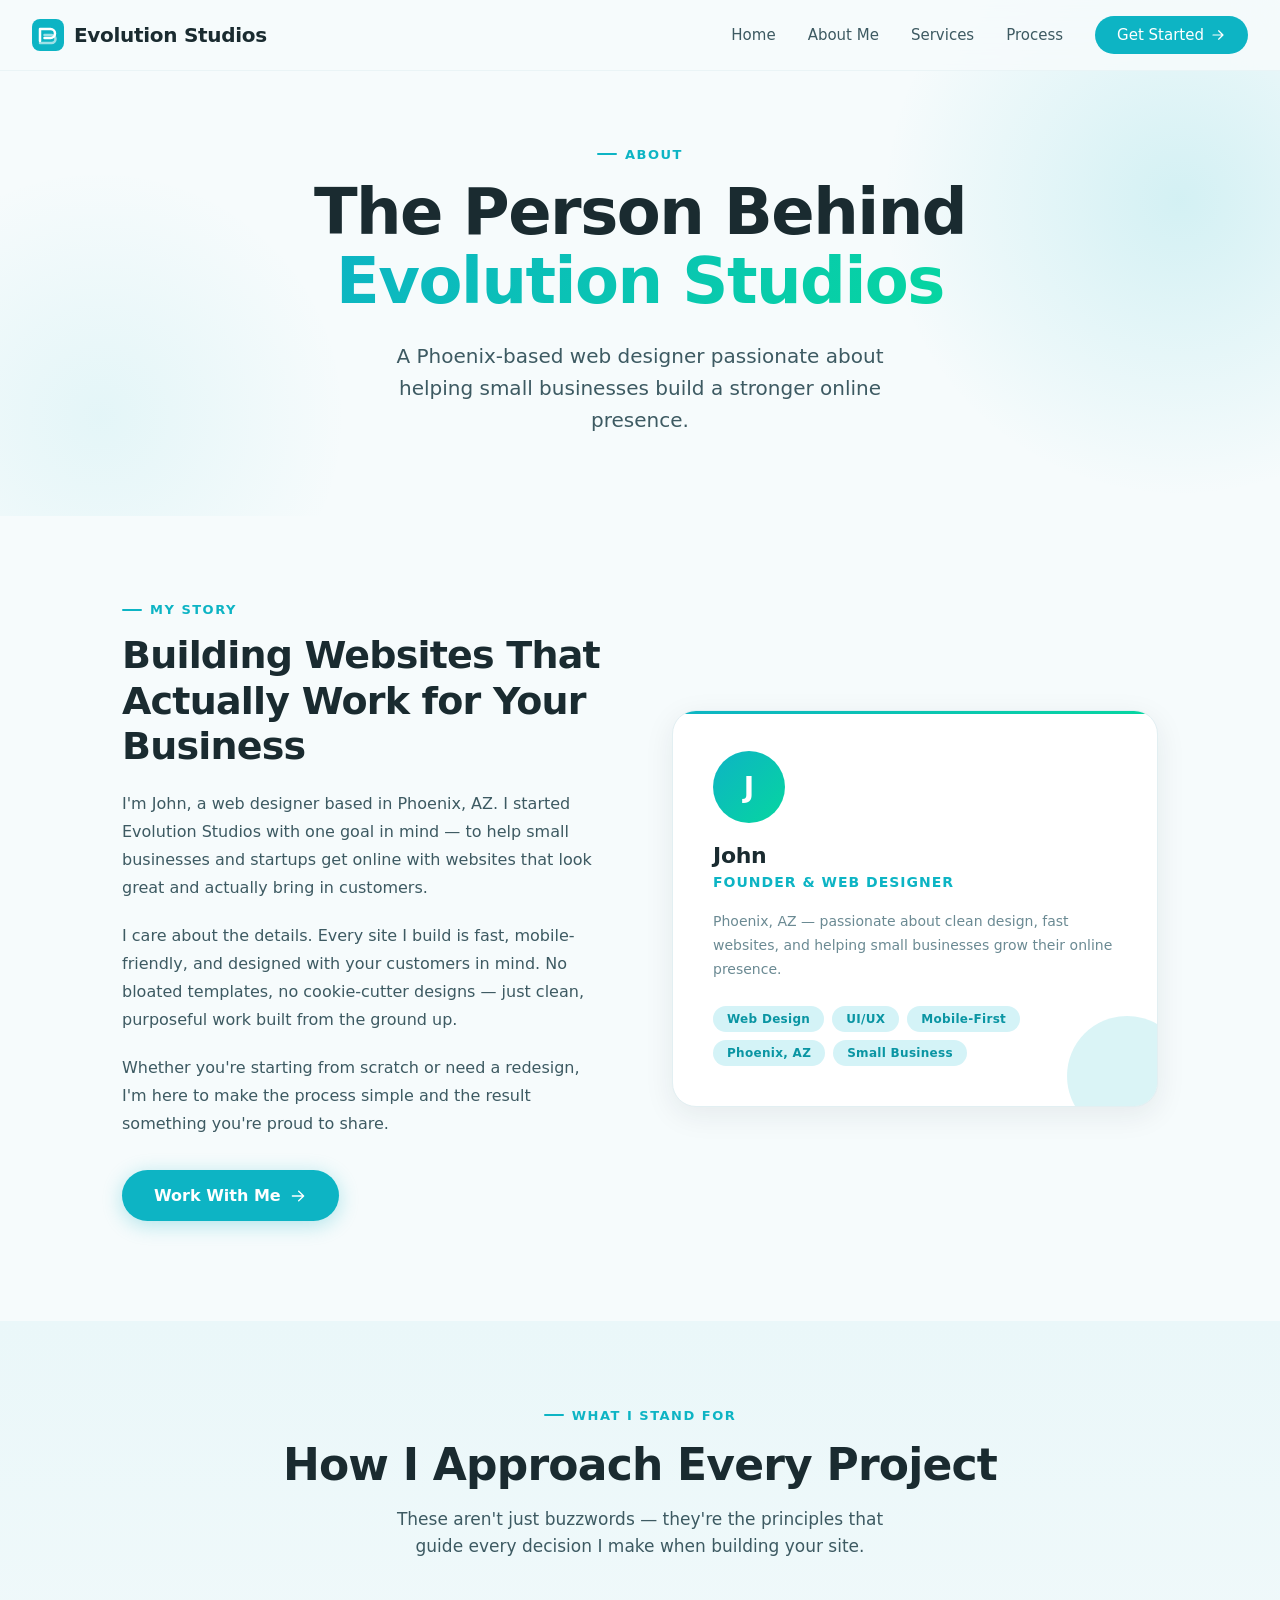
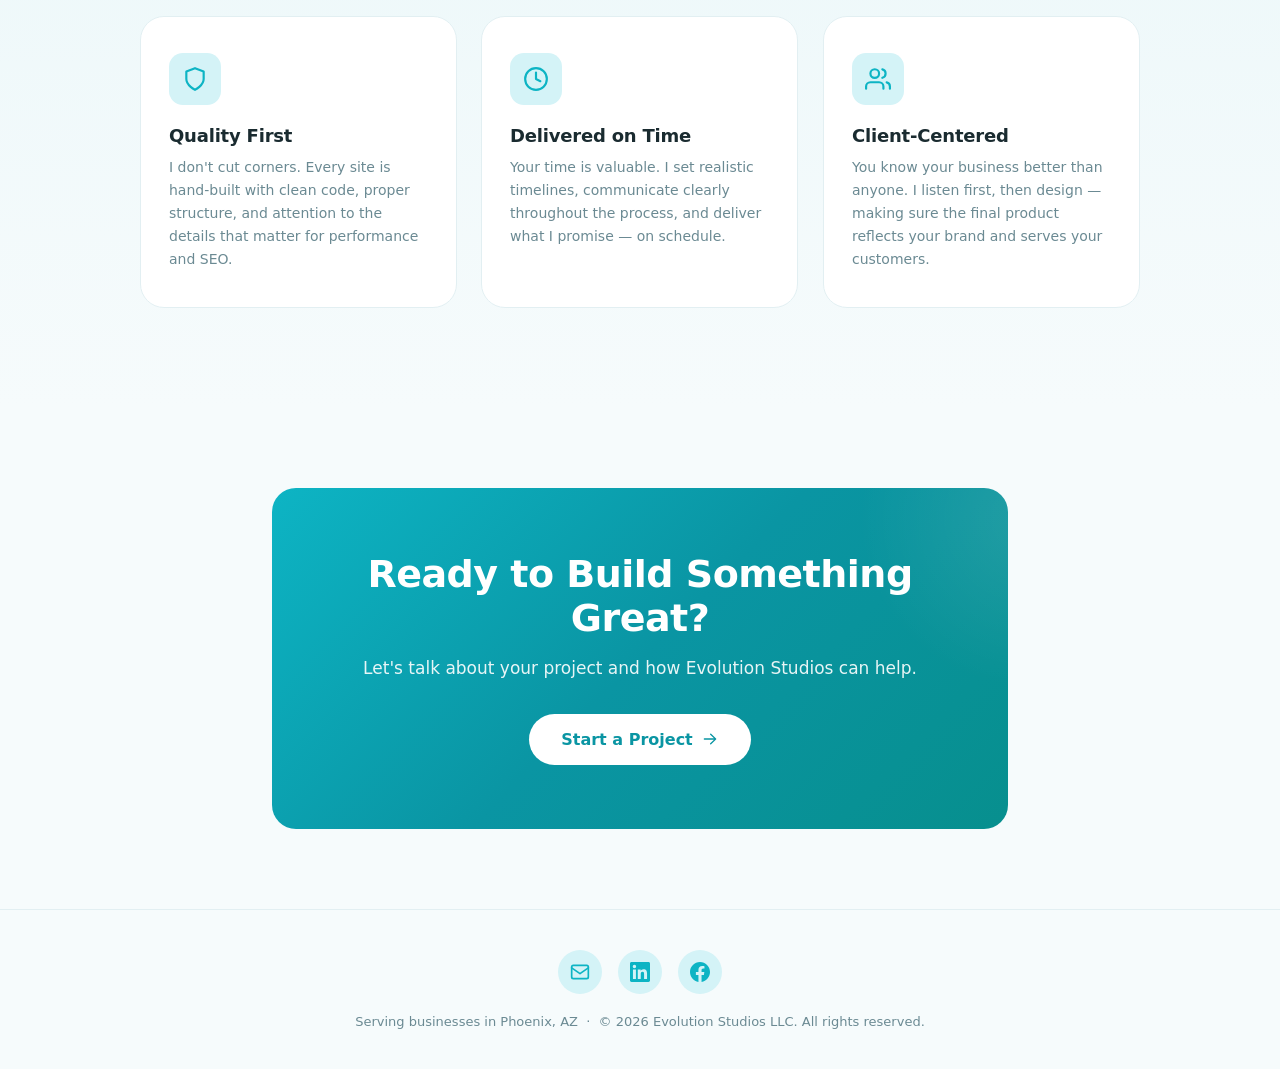
<file: web files/aboutme.html>
<!DOCTYPE html>
<html lang="en">
<head>
<!-- Google tag (gtag.js) -->
<script async src="https://www.googletagmanager.com/gtag/js?id=G-BLVY6RMLWH"></script>
<script>
  window.dataLayer = window.dataLayer || [];
  function gtag(){dataLayer.push(arguments);}
  gtag('js', new Date());

  gtag('config', 'G-YQJY8ZWJ82');
</script>
<meta charset="UTF-8">
<meta name="viewport" content="width=device-width, initial-scale=1.0">
<title>About | Evolution Studios — Web Design & Development</title>
<meta name="description" content="Meet John, the Phoenix-based web designer behind Evolution Studios. Building clean, modern websites for small businesses that convert visitors into customers.">
<link rel="stylesheet" href="https://myfonts.neocities.org/fonts.css">
<style>
/* ============ VARIABLES ============ */
:root {
  --bg-primary: #f6fbfc;
  --bg-hero: #eaf7f9;
  --text-dark: #1a2b30;
  --text-mid: #3d5a62;
  --text-light: #6b8a93;
  --accent: #0db4c4;
  --accent-dark: #0a95a3;
  --accent-light: #d4f3f7;
  --accent-glow: rgba(13, 180, 196, 0.15);
  --white: #ffffff;
  --card-bg: #ffffff;
  --card-border: #e2eff2;
  --shadow-sm: 0 1px 3px rgba(26, 43, 48, 0.06);
  --shadow-md: 0 8px 30px rgba(26, 43, 48, 0.08);
  --shadow-lg: 0 20px 60px rgba(26, 43, 48, 0.1);
  --radius-sm: 10px;
  --radius-md: 16px;
  --radius-lg: 24px;
  --font-body: 'DM Sans', system-ui, -apple-system, sans-serif;
  --font-display: 'Outfit', system-ui, sans-serif;
}
/* ===== Scroll Progress Bar ===== */
/* A thin gradient bar at the top of the page that fills as the 
   user scrolls down. Subtle but premium-feeling. */

.scroll-progress {
  position: fixed;
  top: 0;
  left: 0;
  height: 3px;
  width: 0%;                /* JS updates this to show progress */
  background: linear-gradient(90deg, #0db4c4, #06d6a0);
  z-index: 200;             /* stays above fixed navs (which are usually 100) */
  transition: width 0.1s ease-out;
  box-shadow: 0 0 10px rgba(13, 180, 196, 0.15);
}
.value-grid {
  perspective: 1000px;
}

/* The CARDS themselves. 
   Update ".tilt-card" to match your card class. */
.value-card {
  transform-style: preserve-3d;
  will-change: transform;
  transition: transform 0.35s ease;
}

/* INNER CONTENT floats above the card surface for depth.
   Update the selectors to match whatever's inside YOUR cards
   (icons, headings, paragraphs, images, etc.) */
.value-card .value-icon,
.value-card h3,
.value-card p {
  transform: translateZ(20px);
  transition: transform 0.35s ease;
}
/* Back to top button */
.back-to-top {
  position: fixed;
  bottom: 32px;
  right: 32px;
  width: 48px;
  height: 48px;
  background: var(--accent);
  color: var(--white);
  border: none;
  border-radius: 50%;
  cursor: pointer;
  display: flex;
  align-items: center;
  justify-content: center;
  box-shadow: 0 4px 20px rgba(13, 180, 196, 0.35);
  opacity: 0;
  visibility: hidden;
  transform: translateY(20px);
  transition: all 0.3s ease;
  z-index: 99;
}

.back-to-top.visible {
  opacity: 1;
  visibility: visible;
  transform: translateY(0);
}

.back-to-top:hover {
  background: var(--accent-dark);
  transform: translateY(-4px);
  box-shadow: 0 8px 30px rgba(13, 180, 196, 0.5);
}

.back-to-top svg {
  width: 20px;
  height: 20px;
}

@media (max-width: 700px) {
  .back-to-top {
    bottom: 20px;
    right: 20px;
    width: 44px;
    height: 44px;
  }
}

/* ============ RESET ============ */
*, *::before, *::after { margin: 0; padding: 0; box-sizing: border-box; }
html { scroll-behavior: smooth; }
body {
  font-family: var(--font-body);
  color: var(--text-dark);
  background: var(--bg-primary);
  -webkit-font-smoothing: antialiased;
  overflow-x: hidden;
}
a { text-decoration: none; color: inherit; }
img { display: block; max-width: 100%; }

/* ============ NAV ============ */
.nav {
  position: fixed;
  top: 0; left: 0; right: 0;
  z-index: 100;
  padding: 16px 32px;
  display: flex;
  align-items: center;
  justify-content: space-between;
  background: rgba(246, 251, 252, 0.85);
  backdrop-filter: blur(20px);
  -webkit-backdrop-filter: blur(20px);
  border-bottom: 1px solid rgba(226, 239, 242, 0.6);
  transition: box-shadow 0.3s;
}
.nav.scrolled { box-shadow: var(--shadow-sm); }
.nav-logo {
  display: flex;
  align-items: center;
  gap: 10px;
  font-family: var(--font-display);
  font-weight: 700;
  font-size: 20px;
  color: var(--text-dark);
  letter-spacing: -0.3px;
}
.nav-links { display: flex; gap: 32px; align-items: center; }
.nav-links a {
  font-size: 15px;
  font-weight: 500;
  color: var(--text-mid);
  transition: color 0.2s;
}
.nav-links a:hover { color: var(--accent); }
.nav-cta {
  display: inline-flex;
  align-items: center;
  gap: 6px;
  padding: 10px 22px;
  background: var(--accent);
  color: var(--white) !important;
  font-weight: 600;
  font-size: 14px;
  border-radius: 50px;
  transition: background 0.2s, transform 0.2s;
}
.nav-cta:hover { background: var(--accent-dark); transform: translateY(-1px); }
.nav-toggle { display: none; background: none; border: none; cursor: pointer; padding: 4px; }
.nav-toggle span {
  display: block;
  width: 24px;
  height: 2px;
  background: var(--text-dark);
  margin: 6px 0;
  border-radius: 2px;
  transition: 0.3s;
}

/* ============ PAGE HERO ============ */
.page-hero {
  padding: 140px 32px 80px;
  text-align: center;
  position: relative;
  overflow: hidden;
}
.page-hero::before {
  content: '';
  position: absolute;
  top: -100px; right: -200px;
  width: 600px; height: 600px;
  background: radial-gradient(circle, var(--accent-glow) 0%, transparent 70%);
  pointer-events: none;
}
.page-hero::after {
  content: '';
  position: absolute;
  bottom: -150px; left: -150px;
  width: 500px; height: 500px;
  background: radial-gradient(circle, rgba(13, 180, 196, 0.08) 0%, transparent 70%);
  pointer-events: none;
}
.section-label {
  display: inline-flex;
  align-items: center;
  gap: 8px;
  font-size: 13px;
  font-weight: 600;
  color: var(--accent);
  text-transform: uppercase;
  letter-spacing: 1.5px;
  margin-bottom: 16px;
}
.section-label::before {
  content: '';
  width: 20px; height: 2px;
  background: var(--accent);
  border-radius: 2px;
}
.page-hero .section-label {
  justify-content: center;
  position: relative;
  z-index: 1;
  animation: fadeUp 0.6s ease both;
}
.page-hero h1 {
  font-family: var(--font-display);
  font-size: clamp(36px, 6vw, 64px);
  font-weight: 800;
  line-height: 1.08;
  letter-spacing: -1.5px;
  max-width: 700px;
  margin: 0 auto 24px;
  position: relative;
  z-index: 1;
  animation: fadeUp 0.6s 0.1s ease both;
}
.page-hero h1 .highlight {
  background: linear-gradient(135deg, var(--accent), #06d6a0);
  -webkit-background-clip: text;
  -webkit-text-fill-color: transparent;
  background-clip: text;
}
.page-hero p {
  font-size: clamp(17px, 2.2vw, 20px);
  color: var(--text-mid);
  line-height: 1.6;
  max-width: 540px;
  margin: 0 auto;
  position: relative;
  z-index: 1;
  animation: fadeUp 0.6s 0.2s ease both;
}

/* ============ ABOUT SECTION ============ */
.about-section {
  padding: 80px 32px 100px;
  max-width: 1100px;
  margin: 0 auto;
}
.about-grid {
  display: grid;
  grid-template-columns: 1fr 1fr;
  gap: 64px;
  align-items: center;
}
.about-text h2 {
  font-family: var(--font-display);
  font-size: clamp(26px, 3.5vw, 38px);
  font-weight: 700;
  letter-spacing: -0.8px;
  margin-bottom: 20px;
  line-height: 1.2;
}
.about-text p {
  color: var(--text-mid);
  font-size: 16px;
  line-height: 1.75;
  margin-bottom: 20px;
}
.about-text p:last-of-type { margin-bottom: 32px; }
.about-visual {
  position: relative;
}
.about-card {
  background: var(--card-bg);
  border: 1px solid var(--card-border);
  border-radius: var(--radius-lg);
  padding: 40px;
  box-shadow: var(--shadow-md);
  position: relative;
  overflow: hidden;
}
.about-card::before {
  content: '';
  position: absolute;
  top: 0; left: 0; right: 0;
  height: 3px;
  background: linear-gradient(90deg, var(--accent), #06d6a0);
}
.about-avatar {
  width: 72px;
  height: 72px;
  border-radius: 50%;
  background: linear-gradient(135deg, var(--accent), #06d6a0);
  display: flex;
  align-items: center;
  justify-content: center;
  margin-bottom: 20px;
  font-family: var(--font-display);
  font-size: 28px;
  font-weight: 800;
  color: var(--white);
}
.about-card h3 {
  font-family: var(--font-display);
  font-size: 22px;
  font-weight: 700;
  margin-bottom: 6px;
  letter-spacing: -0.3px;
}
.about-card .role {
  font-size: 14px;
  font-weight: 600;
  color: var(--accent);
  margin-bottom: 20px;
  text-transform: uppercase;
  letter-spacing: 1px;
}
.about-card .bio {
  color: var(--text-light);
  font-size: 14px;
  line-height: 1.7;
  margin-bottom: 24px;
}
.about-tags {
  display: flex;
  flex-wrap: wrap;
  gap: 8px;
}
.tag {
  padding: 6px 14px;
  background: var(--accent-light);
  color: var(--accent-dark);
  font-size: 12px;
  font-weight: 600;
  border-radius: 50px;
  letter-spacing: 0.3px;
}
.about-card-deco {
  position: absolute;
  bottom: -30px;
  right: -30px;
  width: 120px;
  height: 120px;
  border-radius: 50%;
  background: var(--accent-glow);
  pointer-events: none;
}

/* ============ VALUES SECTION ============ */
.values-section {
  padding: 80px 32px 100px;
  background: linear-gradient(180deg, var(--bg-hero) 0%, var(--bg-primary) 100%);
}
.values-inner {
  max-width: 1000px;
  margin: 0 auto;
  text-align: center;
}
.values-inner h2 {
  font-family: var(--font-display);
  font-size: clamp(28px, 4vw, 44px);
  font-weight: 700;
  letter-spacing: -0.8px;
  margin-bottom: 16px;
}
.values-inner .section-desc {
  color: var(--text-mid);
  font-size: 17px;
  line-height: 1.6;
  max-width: 520px;
  margin: 0 auto 56px;
}
.values-grid {
  display: grid;
  grid-template-columns: repeat(3, 1fr);
  gap: 24px;
}
.value-card {
  background: var(--card-bg);
  border: 1px solid var(--card-border);
  border-radius: var(--radius-lg);
  padding: 36px 28px;
  text-align: left;
  transition: all 0.35s ease;
  position: relative;
  overflow: hidden;
}
.value-card::before {
  content: '';
  position: absolute;
  top: 0; left: 0; right: 0;
  height: 3px;
  background: linear-gradient(90deg, var(--accent), #06d6a0);
  opacity: 0;
  transition: opacity 0.35s;
}
.value-card:hover {
  transform: translateY(-6px);
  box-shadow: var(--shadow-lg);
  border-color: transparent;
}
.value-card:hover::before { opacity: 1; }
.value-icon {
  width: 52px; height: 52px;
  border-radius: 14px;
  background: var(--accent-light);
  display: flex;
  align-items: center;
  justify-content: center;
  margin-bottom: 20px;
}
.value-icon svg { width: 26px; height: 26px; color: var(--accent); }
.value-card h3 {
  font-family: var(--font-display);
  font-size: 18px;
  font-weight: 700;
  margin-bottom: 10px;
  letter-spacing: -0.2px;
}
.value-card p {
  color: var(--text-light);
  font-size: 14px;
  line-height: 1.65;
}

/* ============ CTA ============ */
.cta-section {
  padding: 80px 32px;
  max-width: 800px;
  margin: 0 auto;
  text-align: center;
}
.cta-box {
  background: linear-gradient(135deg, #0db4c4 0%, #0a95a3 50%, #078f8e 100%);
  border-radius: var(--radius-lg);
  padding: 64px 48px;
  color: var(--white);
  position: relative;
  overflow: hidden;
}
.cta-box::before {
  content: '';
  position: absolute;
  top: -50%; right: -30%;
  width: 400px; height: 400px;
  background: radial-gradient(circle, rgba(255,255,255,0.1) 0%, transparent 60%);
  pointer-events: none;
}
.cta-box h2 {
  font-family: var(--font-display);
  font-size: clamp(26px, 4vw, 38px);
  font-weight: 700;
  letter-spacing: -0.5px;
  margin-bottom: 16px;
}
.cta-box p {
  font-size: 17px;
  opacity: 0.9;
  margin-bottom: 32px;
  line-height: 1.5;
}
.btn-white {
  display: inline-flex;
  align-items: center;
  gap: 8px;
  padding: 16px 32px;
  background: var(--white);
  color: var(--accent-dark);
  font-family: var(--font-body);
  font-weight: 700;
  font-size: 16px;
  border: none;
  border-radius: 50px;
  cursor: pointer;
  transition: all 0.25s;
}
.btn-white:hover {
  transform: translateY(-2px);
  box-shadow: 0 8px 30px rgba(0,0,0,0.15);
}
.btn-primary {
  display: inline-flex;
  align-items: center;
  gap: 8px;
  padding: 16px 32px;
  background: var(--accent);
  color: var(--white);
  font-family: var(--font-body);
  font-weight: 600;
  font-size: 16px;
  border: none;
  border-radius: 50px;
  cursor: pointer;
  transition: all 0.25s;
  box-shadow: 0 4px 20px rgba(13, 180, 196, 0.3);
}
.btn-primary:hover {
  background: var(--accent-dark);
  transform: translateY(-2px);
  box-shadow: 0 8px 30px rgba(13, 180, 196, 0.35);
}

/* ============ FOOTER ============ */
.site-footer {
  padding: 40px 32px;
  text-align: center;
  border-top: 1px solid var(--card-border);
}
.footer-inner { max-width: 600px; margin: 0 auto; }
.footer-socials {
  display: flex;
  justify-content: center;
  gap: 16px;
  margin-bottom: 20px;
}
.social-link {
  width: 44px; height: 44px;
  border-radius: 50%;
  background: var(--accent-light);
  display: flex;
  align-items: center;
  justify-content: center;
  transition: all 0.25s;
}
.social-link:hover { background: var(--accent); transform: translateY(-2px); }
.social-link:hover svg { color: var(--white); }
.social-link svg { width: 20px; height: 20px; color: var(--accent); }
.footer-copy { font-size: 13px; color: var(--text-light); }

/* ============ ANIMATIONS ============ */
@keyframes fadeUp {
  from { opacity: 0; transform: translateY(20px); }
  to { opacity: 1; transform: translateY(0); }
}

/* ============ RESPONSIVE ============ */
@media (max-width: 900px) {
  .about-grid { grid-template-columns: 1fr; gap: 40px; }
  .values-grid { grid-template-columns: 1fr 1fr; }
}
@media (max-width: 700px) {
  .nav-links { display: none; }
  .nav-toggle { display: block; }
  .nav-links.open {
    display: flex;
    flex-direction: column;
    position: absolute;
    top: 100%; left: 0; right: 0;
    background: var(--bg-primary);
    padding: 24px 32px;
    border-bottom: 1px solid var(--card-border);
    box-shadow: var(--shadow-md);
  }
  .values-grid { grid-template-columns: 1fr; }
  .page-hero, .about-section, .values-section, .cta-section { padding-left: 20px; padding-right: 20px; }
  .cta-box { padding: 48px 28px; }
}
</style>
</head>
<body>
<div class="scroll-progress" id="scrollProgress"></div>

<!-- ===== NAV ===== -->
<nav class="nav" id="mainNav">
  <a href="index.html" class="nav-logo">
    <svg width="32" height="32" viewBox="0 0 32 32" fill="none">
      <rect width="32" height="32" rx="8" fill="#0db4c4"/>
      <path d="M8 22V10h10.5a4.5 4.5 0 010 9H12.5" stroke="#fff" stroke-width="2.5" stroke-linecap="round" stroke-linejoin="round"/>
      <path d="M12.5 16h7a4 4 0 010 8H8" stroke="#fff" stroke-width="2.5" stroke-linecap="round" stroke-linejoin="round" opacity="0.6"/>
    </svg>
    Evolution Studios
  </a>
  <div class="nav-links" id="navLinks">
    <a href="index.html">Home</a>
    <a href="aboutme.html">About Me</a>
    <a href="index.html#services">Services</a>
    <a href="index.html#process">Process</a>
    <a href="get-started.html" class="nav-cta">
      Get Started
      <svg viewBox="0 0 20 20" fill="currentColor" width="16" height="16"><path fill-rule="evenodd" d="M3 10a.75.75 0 01.75-.75h10.638L10.23 5.29a.75.75 0 111.04-1.08l5.5 5.25a.75.75 0 010 1.08l-5.5 5.25a.75.75 0 11-1.04-1.08l4.158-3.96H3.75A.75.75 0 013 10z"/></svg>
    </a>
  </div>
  <button class="nav-toggle" id="navToggle" aria-label="Toggle menu">
    <span></span><span></span><span></span>
  </button>
</nav>

<!-- ===== PAGE HERO ===== -->
<section class="page-hero">
  <div class="section-label">About</div>
  <h1>The Person Behind <span class="highlight">Evolution Studios</span></h1>
  <p>A Phoenix-based web designer passionate about helping small businesses build a stronger online presence.</p>
</section>

<!-- ===== ABOUT ===== -->
<section class="about-section">
  <div class="about-grid">
    <div class="about-text">
      <div class="section-label">My Story</div>
      <h2>Building Websites That Actually Work for Your Business</h2>
      <p>I'm John, a web designer based in Phoenix, AZ. I started Evolution Studios with one goal in mind — to help small businesses and startups get online with websites that look great and actually bring in customers.</p>
      <p>I care about the details. Every site I build is fast, mobile-friendly, and designed with your customers in mind. No bloated templates, no cookie-cutter designs — just clean, purposeful work built from the ground up.</p>
      <p>Whether you're starting from scratch or need a redesign, I'm here to make the process simple and the result something you're proud to share.</p>
      <a href="get-started.html" class="btn-primary">
        Work With Me
        <svg viewBox="0 0 20 20" fill="currentColor" width="18" height="18"><path fill-rule="evenodd" d="M3 10a.75.75 0 01.75-.75h10.638L10.23 5.29a.75.75 0 111.04-1.08l5.5 5.25a.75.75 0 010 1.08l-5.5 5.25a.75.75 0 11-1.04-1.08l4.158-3.96H3.75A.75.75 0 013 10z"/></svg>
      </a>
    </div>
    <div class="about-visual">
      <div class="about-card">
        <div class="about-avatar">J</div>
        <h3>John</h3>
        <div class="role">Founder & Web Designer</div>
        <p class="bio">Phoenix, AZ — passionate about clean design, fast websites, and helping small businesses grow their online presence.</p>
        <div class="about-tags">
          <span class="tag">Web Design</span>
          <span class="tag">UI/UX</span>
          <span class="tag">Mobile-First</span>
          <span class="tag">Phoenix, AZ</span>
          <span class="tag">Small Business</span>
        </div>
        <div class="about-card-deco"></div>
      </div>
    </div>
  </div>
</section>

<!-- ===== VALUES ===== -->
<section class="values-section">
  <div class="values-inner">
    <div class="section-label" style="justify-content:center;">What I Stand For</div>
    <h2>How I Approach Every Project</h2>
    <p class="section-desc">These aren't just buzzwords — they're the principles that guide every decision I make when building your site.</p>
    <div class="values-grid">

      <div class="value-card">
        <div class="value-icon">
          <svg viewBox="0 0 24 24" fill="none" stroke="currentColor" stroke-width="2" stroke-linecap="round" stroke-linejoin="round">
            <path d="M12 22s8-4 8-10V5l-8-3-8 3v7c0 6 8 10 8 10z"/>
          </svg>
        </div>
        <h3>Quality First</h3>
        <p>I don't cut corners. Every site is hand-built with clean code, proper structure, and attention to the details that matter for performance and SEO.</p>
      </div>

      <div class="value-card">
        <div class="value-icon">
          <svg viewBox="0 0 24 24" fill="none" stroke="currentColor" stroke-width="2" stroke-linecap="round" stroke-linejoin="round">
            <circle cx="12" cy="12" r="10"/>
            <polyline points="12 6 12 12 16 14"/>
          </svg>
        </div>
        <h3>Delivered on Time</h3>
        <p>Your time is valuable. I set realistic timelines, communicate clearly throughout the process, and deliver what I promise — on schedule.</p>
      </div>

      <div class="value-card">
        <div class="value-icon">
          <svg viewBox="0 0 24 24" fill="none" stroke="currentColor" stroke-width="2" stroke-linecap="round" stroke-linejoin="round">
            <path d="M17 21v-2a4 4 0 0 0-4-4H5a4 4 0 0 0-4 4v2"/>
            <circle cx="9" cy="7" r="4"/>
            <path d="M23 21v-2a4 4 0 0 0-3-3.87"/>
            <path d="M16 3.13a4 4 0 0 1 0 7.75"/>
          </svg>
        </div>
        <h3>Client-Centered</h3>
        <p>You know your business better than anyone. I listen first, then design — making sure the final product reflects your brand and serves your customers.</p>
      </div>

    </div>
  </div>
</section>

<!-- ===== CTA ===== -->
<section class="cta-section">
  <div class="cta-box">
    <h2>Ready to Build Something Great?</h2>
    <p>Let's talk about your project and how Evolution Studios can help.</p>
    <a href="get-started.html" class="btn-white">
      Start a Project
      <svg viewBox="0 0 20 20" fill="currentColor" width="18" height="18"><path fill-rule="evenodd" d="M3 10a.75.75 0 01.75-.75h10.638L10.23 5.29a.75.75 0 111.04-1.08l5.5 5.25a.75.75 0 010 1.08l-5.5 5.25a.75.75 0 11-1.04-1.08l4.158-3.96H3.75A.75.75 0 013 10z"/></svg>
    </a>
  </div>
</section>

<!-- ===== FOOTER ===== -->
<footer class="site-footer">
  <div class="footer-inner">
    <div class="footer-socials">
      <a href="mailto:evostudiosllc@gmail.com" class="social-link" aria-label="Email">
        <svg viewBox="0 0 24 24" fill="none" stroke="currentColor" stroke-width="2" stroke-linecap="round" stroke-linejoin="round">
          <rect x="2" y="4" width="20" height="16" rx="2"/><path d="M22 7l-10 7L2 7"/>
        </svg>
      </a>
      <a href="https://www.linkedin.com/in/john-wilkinson-a63a3b241/" target="_blank" class="social-link" aria-label="LinkedIn">
        <svg viewBox="0 0 24 24" fill="currentColor">
          <path d="M20.447 20.452h-3.554v-5.569c0-1.328-.027-3.037-1.852-3.037-1.853 0-2.136 1.445-2.136 2.939v5.667H9.351V9h3.414v1.561h.046c.477-.9 1.637-1.85 3.37-1.85 3.601 0 4.267 2.37 4.267 5.455v6.286zM5.337 7.433a2.062 2.062 0 01-2.063-2.065 2.064 2.064 0 112.063 2.065zm1.782 13.019H3.555V9h3.564v11.452zM22.225 0H1.771C.792 0 0 .774 0 1.729v20.542C0 23.227.792 24 1.771 24h20.451C23.2 24 24 23.227 24 22.271V1.729C24 .774 23.2 0 22.222 0h.003z"/>
        </svg>
      </a>
      <a href="https://www.facebook.com/profile.php?id=100082009905685" target="_blank" class="social-link" aria-label="Facebook">
        <svg viewBox="0 0 24 24" fill="currentColor">
          <path d="M24 12.073c0-6.627-5.373-12-12-12s-12 5.373-12 12c0 5.99 4.388 10.954 10.125 11.854v-8.385H7.078v-3.47h3.047V9.43c0-3.007 1.792-4.669 4.533-4.669 1.312 0 2.686.235 2.686.235v2.953H15.83c-1.491 0-1.956.925-1.956 1.874v2.25h3.328l-.532 3.47h-2.796v8.385C19.612 23.027 24 18.062 24 12.073z"/>
        </svg>
      </a>
    </div>
    <p class="footer-copy">Serving businesses in Phoenix, AZ &nbsp;·&nbsp; &copy; 2026 Evolution Studios LLC. All rights reserved.</p>
  </div>
</footer>
<!-- Back to top button -->
<button class="back-to-top" id="backToTop" aria-label="Back to top">
  <svg viewBox="0 0 24 24" fill="none" stroke="currentColor" stroke-width="2.5" stroke-linecap="round" stroke-linejoin="round">
    <line x1="12" y1="19" x2="12" y2="5"/>
    <polyline points="5 12 12 5 19 12"/>
  </svg>
</button>
<script>
const nav = document.getElementById('mainNav');
window.addEventListener('scroll', () => {
  nav.classList.toggle('scrolled', window.scrollY > 10);
});
const toggle = document.getElementById('navToggle');
const links = document.getElementById('navLinks');
toggle.addEventListener('click', () => {
  links.classList.toggle('open');
});
// Back to top button
const backToTop = document.getElementById('backToTop');

window.addEventListener('scroll', () => {
  backToTop.classList.toggle('visible', window.scrollY > 200);
});

backToTop.addEventListener('click', () => {
  window.scrollTo({ top: 0, behavior: 'smooth' });
});
// 3D tilt on cards
const tiltCards = document.querySelectorAll('.value-card');

const MAX_TILT = 8;       // max rotation in degrees. Try 4 (subtle) to 12 (dramatic)
const LIFT = -6;          // px to lift the card on hover. Set to 0 for no lift.

tiltCards.forEach(card => {
  card.addEventListener('mousemove', (e) => {
    const rect = card.getBoundingClientRect();
    const x = e.clientX - rect.left;
    const y = e.clientY - rect.top;
    
    const centerX = rect.width / 2;
    const centerY = rect.height / 2;
    
    const rotateY = ((x - centerX) / centerX) * MAX_TILT;
    const rotateX = ((centerY - y) / centerY) * MAX_TILT;
    
    card.style.transform = 
      `perspective(1000px) rotateX(${rotateX}deg) rotateY(${rotateY}deg) translateY(${LIFT}px)`;
  });
  
  card.addEventListener('mouseleave', () => {
    card.style.transform = '';
  });
});
/* ===== Scroll Progress Bar ===== */
/* Calculates how far down the page the user has scrolled as a 
   percentage, then sets the bar's width to match. */

const progressBar = document.getElementById('scrollProgress');

window.addEventListener('scroll', () => {
  const docHeight = document.documentElement.scrollHeight - window.innerHeight;
  progressBar.style.width = (window.scrollY / docHeight) * 100 + '%';
});
</script>

</body>
</html>
</file>
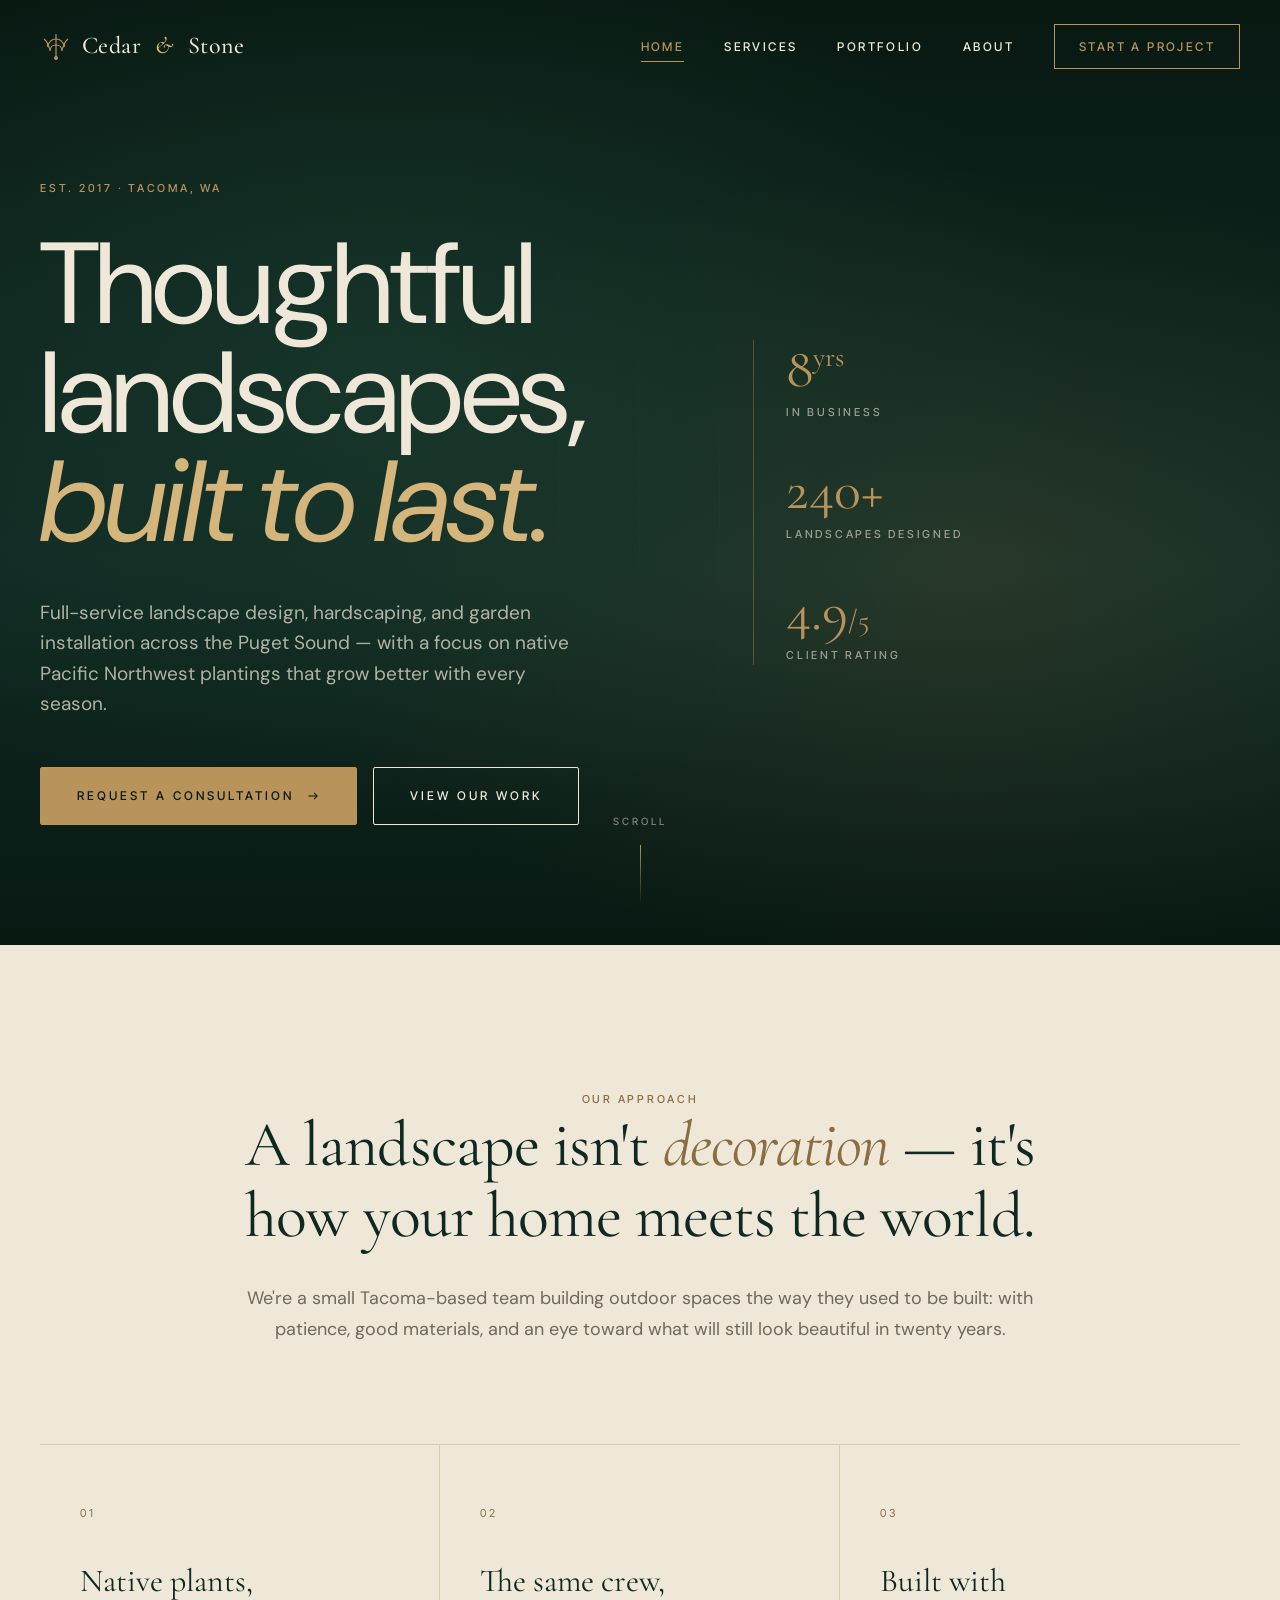
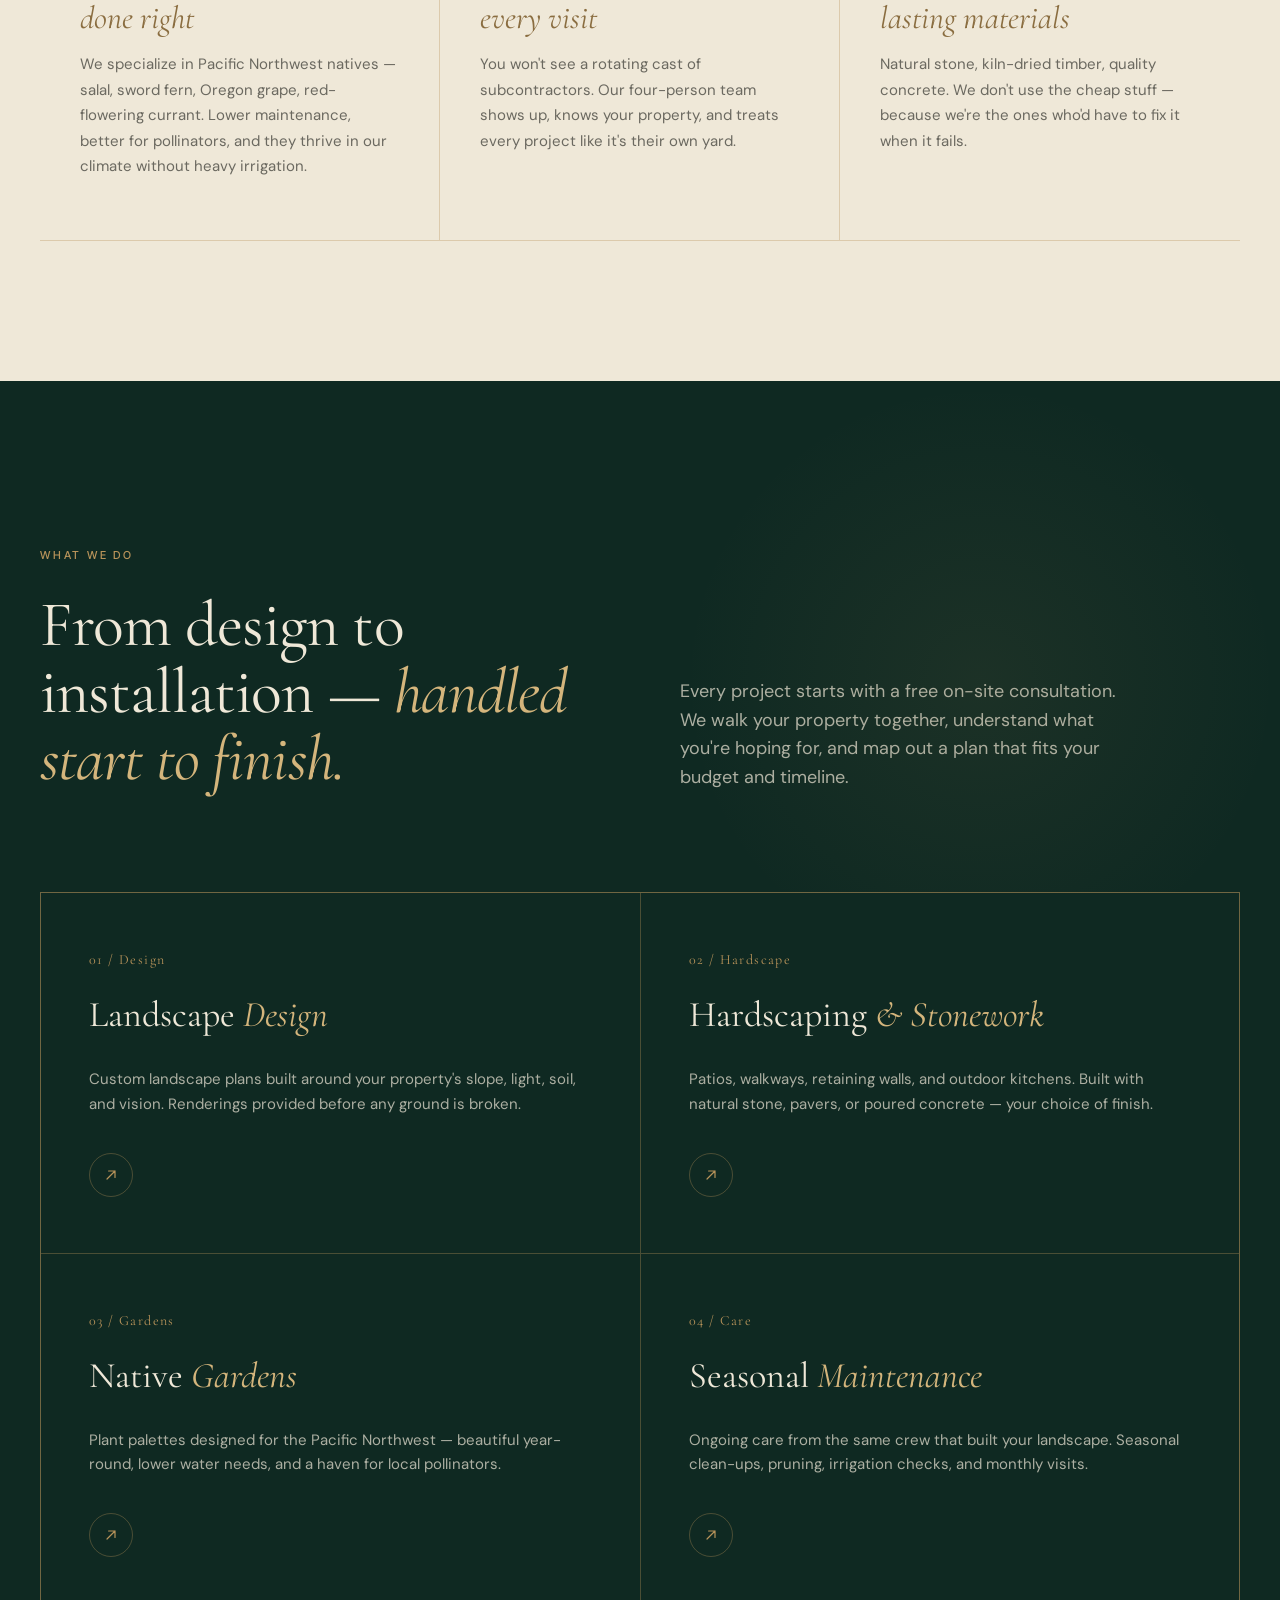
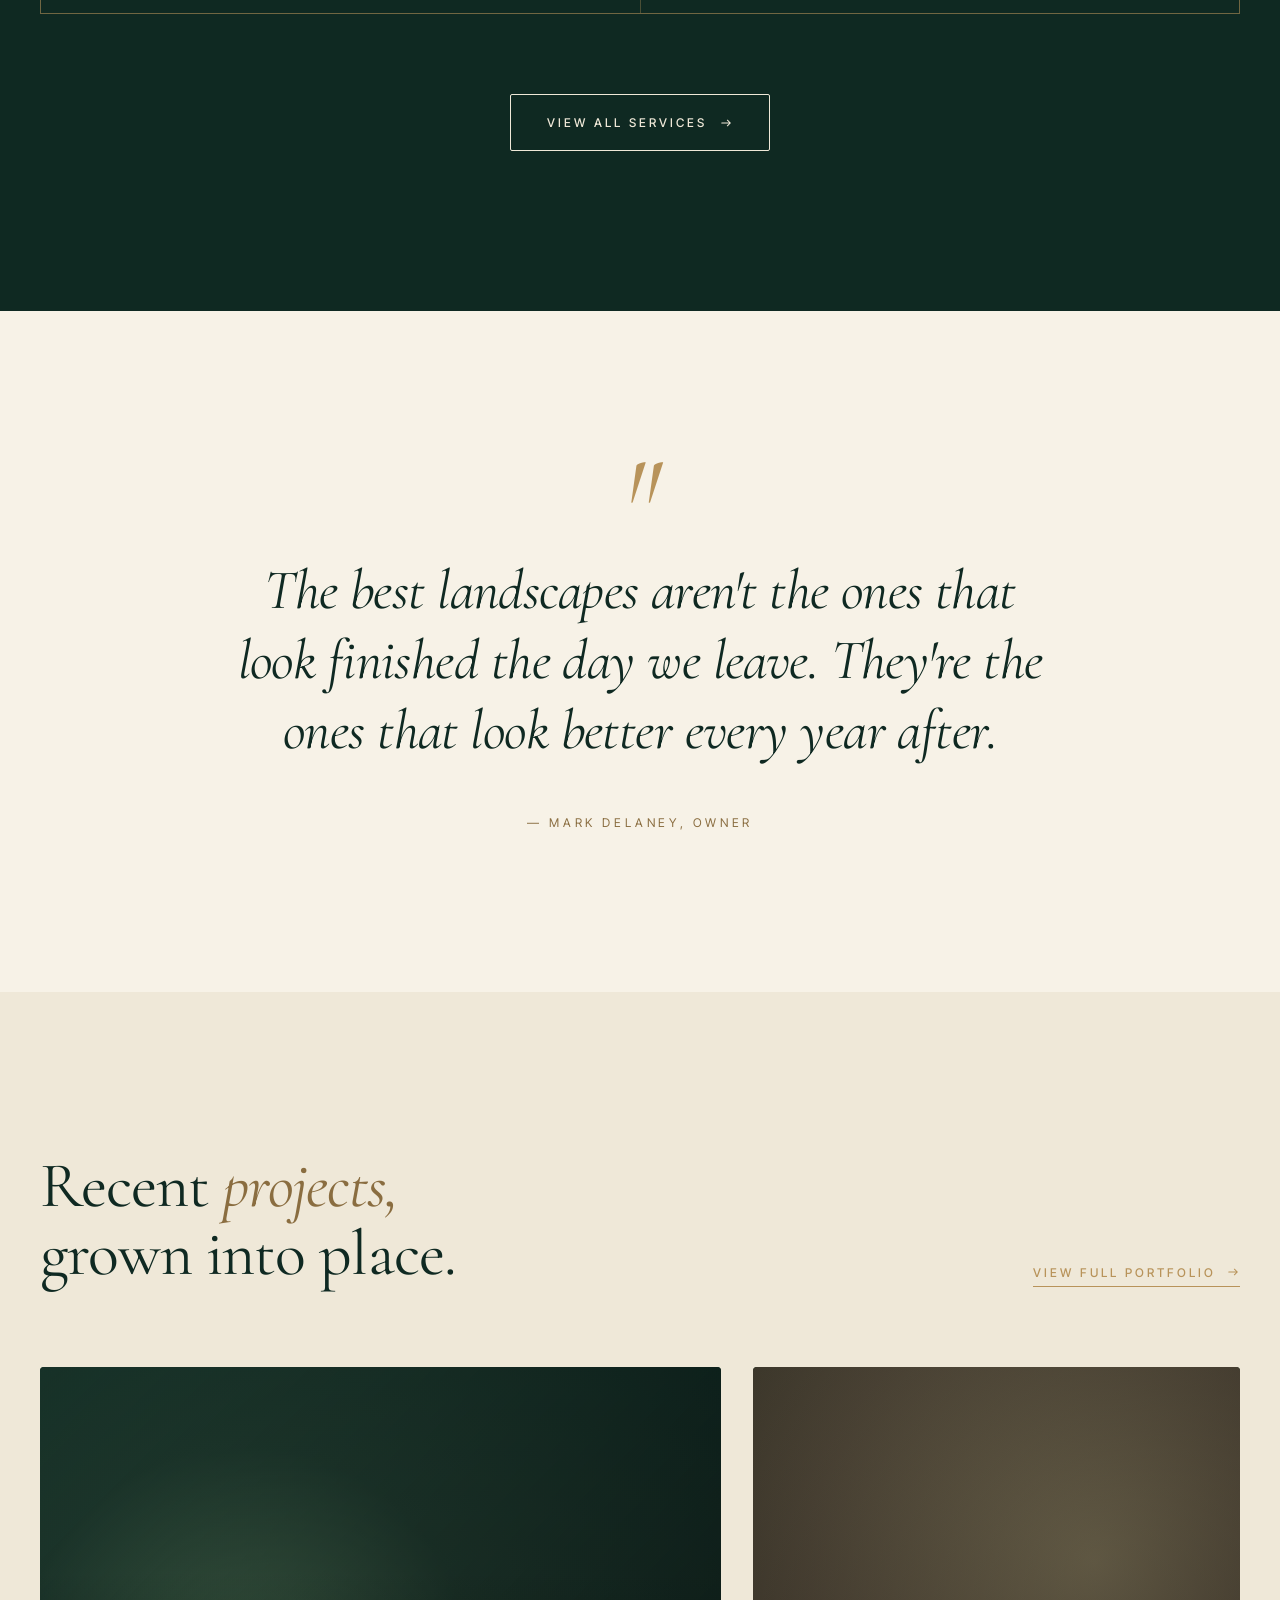
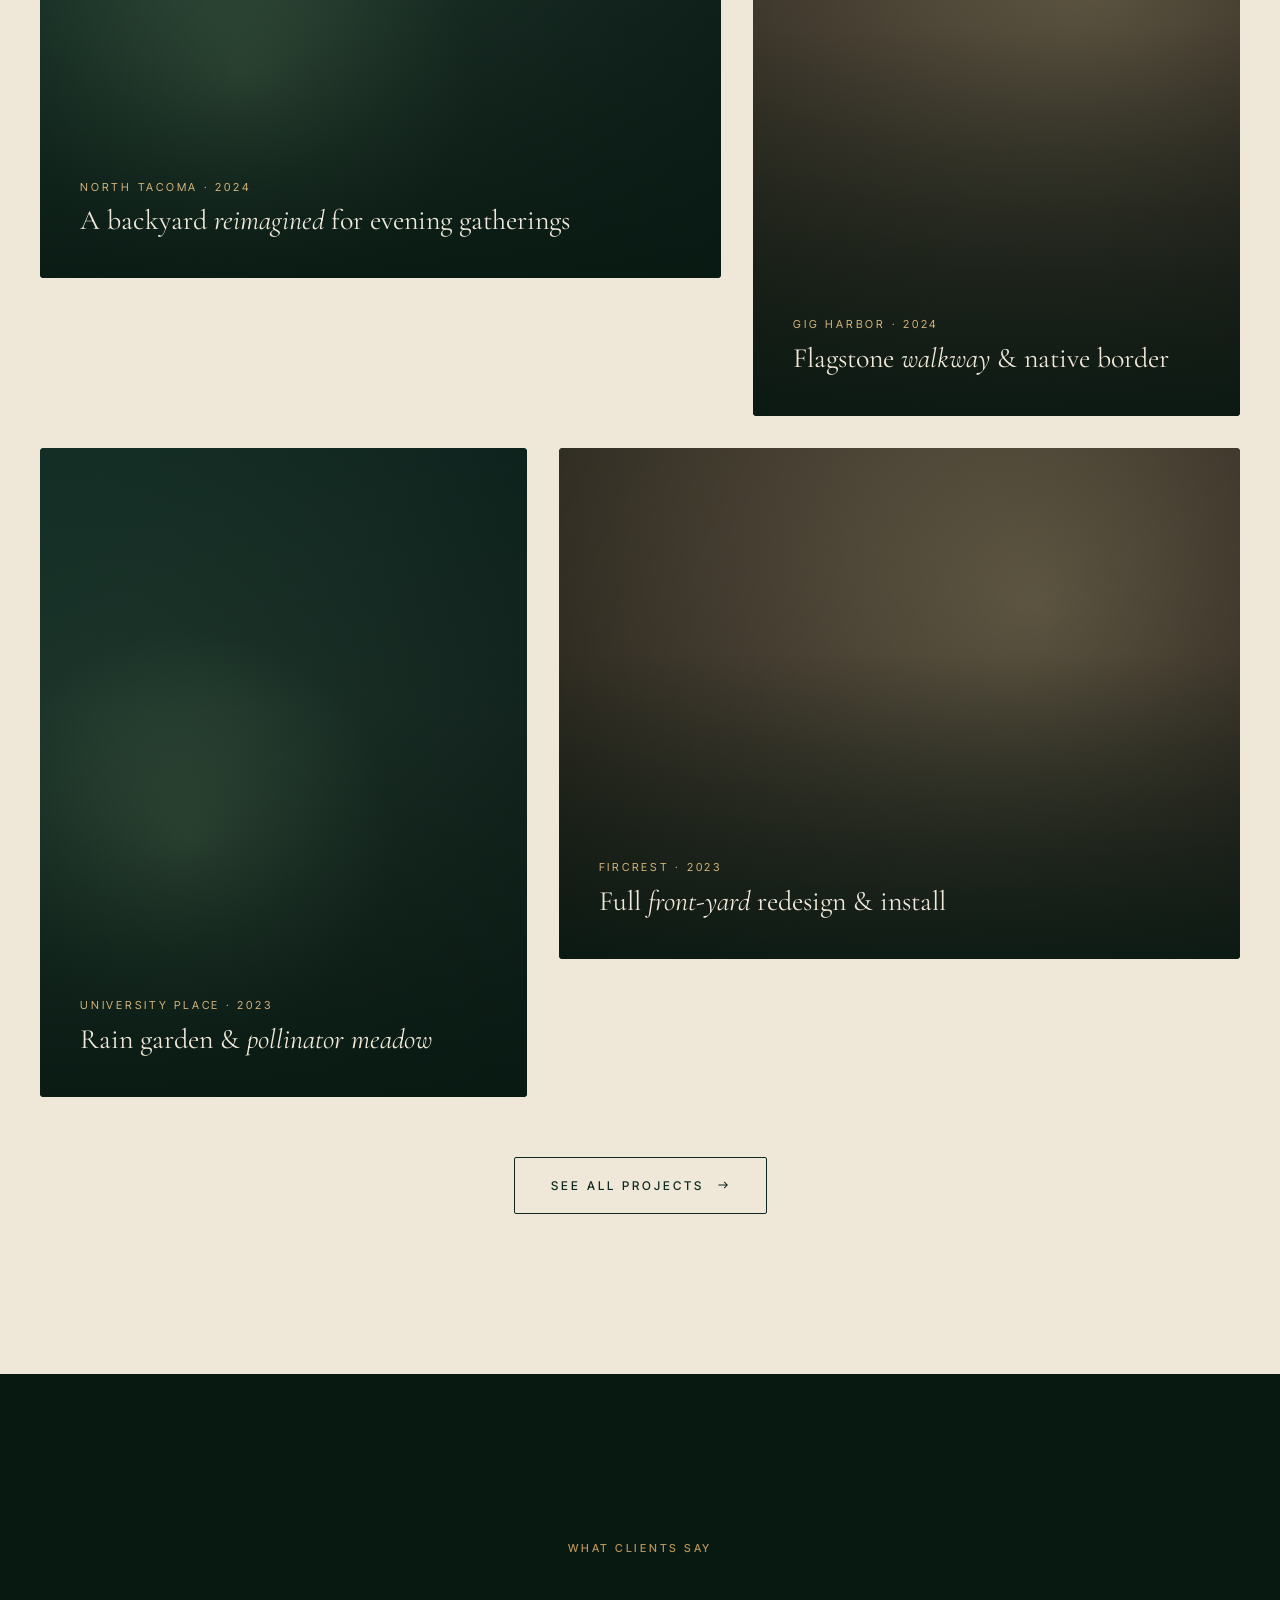
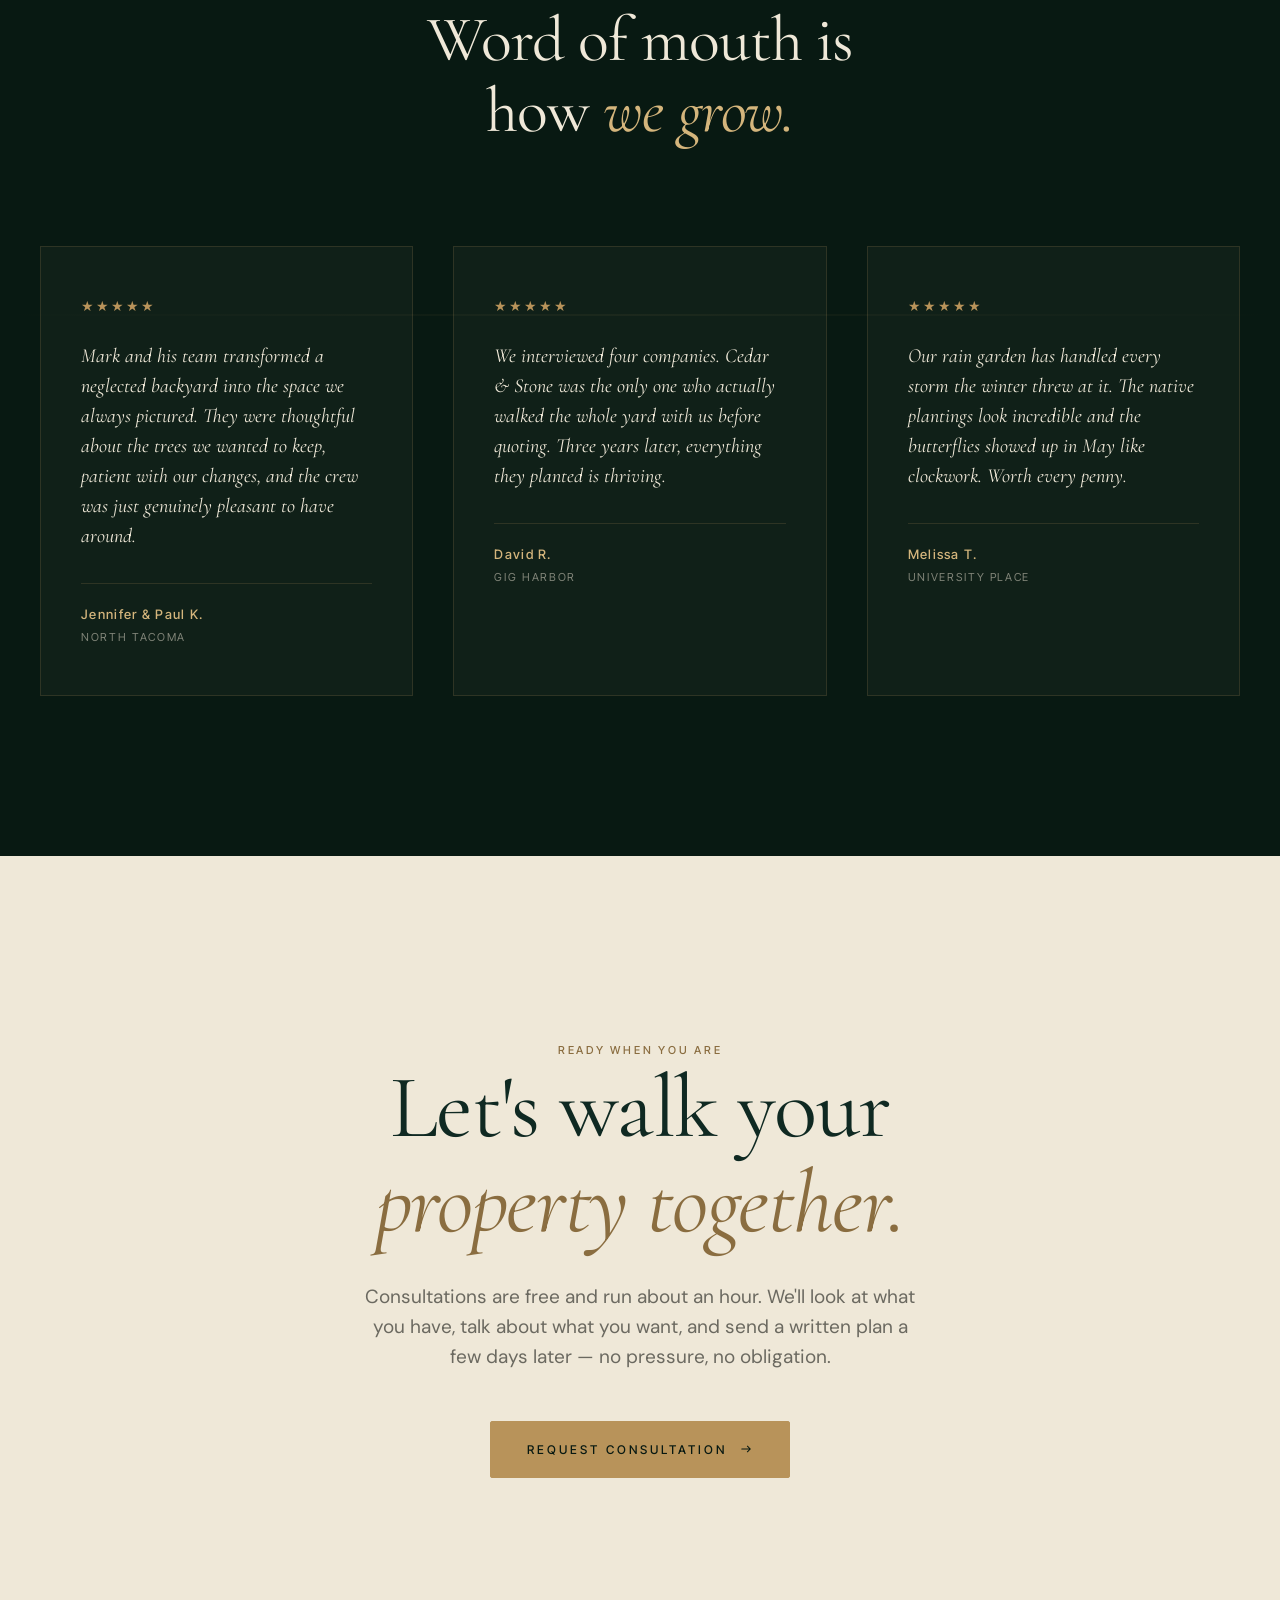
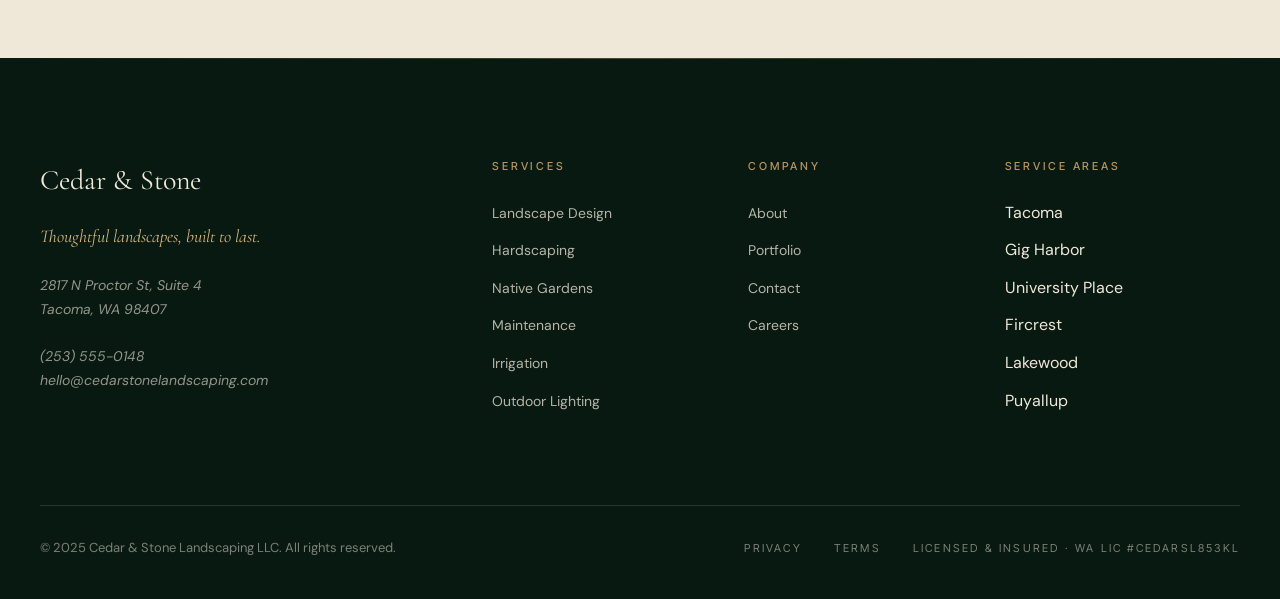
<file: web files/cedar-stone-landing.html>
<!DOCTYPE html>
<html lang="en">
<head>
<!-- Google tag (gtag.js) -->
<script async src="https://www.googletagmanager.com/gtag/js?id=G-BLVY6RMLWH"></script>
<script>
  window.dataLayer = window.dataLayer || [];
  function gtag(){dataLayer.push(arguments);}
  gtag('js', new Date());

  gtag('config', 'G-YQJY8ZWJ82');
</script>
<meta charset="UTF-8">
<meta name="viewport" content="width=device-width, initial-scale=1.0">
<title>Cedar &amp; Stone Landscaping — Thoughtful Landscapes, Built to Last</title>
<meta name="description" content="Full-service landscape design, hardscaping, and garden installation in the Tacoma & Puget Sound area. Specializing in native Pacific Northwest plantings.">
<link rel="preconnect" href="https://fonts.googleapis.com">
<link rel="preconnect" href="https://fonts.gstatic.com" crossorigin>
<link href="https://fonts.googleapis.com/css2?family=Cormorant+Garamond:ital,wght@0,400;0,500;0,600;1,400;1,500&family=DM+Sans:wght@400;500&family=Inter+Tight:wght@400;500;600&display=swap" rel="stylesheet">
<style>
/* === SHARED STYLES === */
/* ============================================
   CEDAR & STONE LANDSCAPING
   Shared stylesheet — used across all pages
   ============================================ */

/* ===== DESIGN TOKENS ===== */
:root {
  /* Colors */
  --forest: #0F2922;
  --forest-deep: #081912;
  --forest-light: #1A3A2E;
  --gold: #B8935A;
  --gold-light: #D4B57C;
  --gold-dim: #8A6D40;
  --charcoal: #0A0A0A;
  --bone: #EFE8D8;
  --bone-soft: #F7F2E7;
  --sage: #A8B5A0;
  --stone: #6B6960;
  --line: rgba(184, 147, 90, 0.18);
  --line-strong: rgba(184, 147, 90, 0.35);

  /* Typography */
  --font-display: 'Cormorant Garamond', 'Playfair Display', Georgia, serif;
  --font-body: 'DM Sans', 'Helvetica Neue', sans-serif;
  --font-label: 'Inter Tight', 'Inter', sans-serif;

  /* Spacing */
  --radius-sm: 2px;
  --radius-md: 4px;
  --radius-lg: 8px;

  /* Motion */
  --ease: cubic-bezier(0.2, 0.8, 0.2, 1);
}

/* ===== RESET ===== */
*, *::before, *::after {
  margin: 0;
  padding: 0;
  box-sizing: border-box;
}
html {
  scroll-behavior: smooth;
  -webkit-font-smoothing: antialiased;
  -moz-osx-font-smoothing: grayscale;
}
body {
  font-family: var(--font-body);
  font-size: 16px;
  line-height: 1.6;
  color: var(--charcoal);
  background: var(--bone);
  overflow-x: hidden;
}
img { display: block; max-width: 100%; height: auto; }
a { color: inherit; text-decoration: none; }
button { font-family: inherit; cursor: pointer; border: none; background: none; }

/* ===== TYPOGRAPHY ===== */
.display {
  font-family: var(--font-display);
  font-weight: 400;
  line-height: 1.05;
  letter-spacing: -0.015em;
}
.display-italic {
  font-family: var(--font-display);
  font-style: italic;
  font-weight: 400;
}
.label {
  font-family: var(--font-label);
  font-size: 11px;
  font-weight: 500;
  letter-spacing: 0.25em;
  text-transform: uppercase;
  color: var(--gold);
}
.label-dark {
  font-family: var(--font-label);
  font-size: 11px;
  font-weight: 500;
  letter-spacing: 0.25em;
  text-transform: uppercase;
  color: var(--gold-dim);
}

/* ===== LAYOUT ===== */
.container {
  max-width: 1320px;
  margin: 0 auto;
  padding: 0 40px;
}
.container-narrow {
  max-width: 900px;
  margin: 0 auto;
  padding: 0 40px;
}
section { position: relative; }

/* ===== NAVIGATION ===== */
.nav {
  position: fixed;
  top: 0; left: 0; right: 0;
  z-index: 100;
  padding: 24px 40px;
  display: flex;
  align-items: center;
  justify-content: space-between;
  transition: all 0.4s var(--ease);
  background: transparent;
}
.nav.scrolled {
  background: rgba(15, 41, 34, 0.95);
  backdrop-filter: blur(12px);
  -webkit-backdrop-filter: blur(12px);
  padding: 16px 40px;
  border-bottom: 1px solid var(--line);
}
.nav-logo {
  font-family: var(--font-display);
  font-size: 24px;
  font-weight: 500;
  letter-spacing: 0.02em;
  color: var(--bone);
  display: flex;
  align-items: center;
  gap: 10px;
}
.nav-logo-mark {
  width: 32px;
  height: 32px;
  display: inline-flex;
  align-items: center;
  justify-content: center;
}
.nav-logo-mark svg { width: 100%; height: 100%; }
.nav-links {
  display: flex;
  gap: 40px;
  align-items: center;
}
.nav-links a {
  font-family: var(--font-label);
  font-size: 12px;
  font-weight: 500;
  letter-spacing: 0.2em;
  text-transform: uppercase;
  color: var(--bone);
  position: relative;
  padding: 4px 0;
  transition: color 0.3s;
}
.nav-links a::after {
  content: '';
  position: absolute;
  bottom: -2px; left: 0;
  width: 0; height: 1px;
  background: var(--gold);
  transition: width 0.4s var(--ease);
}
.nav-links a:hover { color: var(--gold-light); }
.nav-links a:hover::after { width: 100%; }
.nav-links a.active { color: var(--gold); }
.nav-links a.active::after { width: 100%; }

.nav-cta {
  padding: 12px 24px !important;
  border: 1px solid var(--gold) !important;
  color: var(--gold) !important;
  transition: all 0.3s;
}
.nav-cta::after { display: none !important; }
.nav-cta:hover {
  background: var(--gold);
  color: var(--forest-deep) !important;
}

.nav-toggle {
  display: none;
  width: 32px;
  height: 32px;
  flex-direction: column;
  justify-content: center;
  gap: 5px;
  cursor: pointer;
}
.nav-toggle span {
  display: block;
  width: 24px;
  height: 1px;
  background: var(--bone);
  transition: all 0.3s;
}

/* ===== BUTTONS ===== */
.btn {
  display: inline-flex;
  align-items: center;
  gap: 12px;
  padding: 18px 36px;
  font-family: var(--font-label);
  font-size: 12px;
  font-weight: 500;
  letter-spacing: 0.25em;
  text-transform: uppercase;
  border-radius: var(--radius-sm);
  transition: all 0.4s var(--ease);
  position: relative;
  overflow: hidden;
}
.btn svg {
  width: 14px;
  height: 14px;
  transition: transform 0.4s var(--ease);
}
.btn:hover svg { transform: translateX(6px); }

.btn-primary {
  background: var(--gold);
  color: var(--forest-deep);
  border: 1px solid var(--gold);
}
.btn-primary:hover {
  background: var(--gold-light);
  border-color: var(--gold-light);
}

.btn-outline-light {
  background: transparent;
  color: var(--bone);
  border: 1px solid var(--bone);
}
.btn-outline-light:hover {
  background: var(--bone);
  color: var(--forest);
}

.btn-outline-dark {
  background: transparent;
  color: var(--forest);
  border: 1px solid var(--forest);
}
.btn-outline-dark:hover {
  background: var(--forest);
  color: var(--bone);
}

.btn-link {
  display: inline-flex;
  align-items: center;
  gap: 10px;
  font-family: var(--font-label);
  font-size: 12px;
  font-weight: 500;
  letter-spacing: 0.25em;
  text-transform: uppercase;
  color: var(--gold);
  padding-bottom: 4px;
  border-bottom: 1px solid var(--gold);
  transition: all 0.3s;
}
.btn-link:hover {
  color: var(--gold-light);
  gap: 16px;
}

/* ===== PAGE HEADER (internal pages) ===== */
.page-header {
  background: var(--forest);
  color: var(--bone);
  padding: 180px 0 120px;
  position: relative;
  overflow: hidden;
}
.page-header::before {
  content: '';
  position: absolute;
  inset: 0;
  background-image:
    radial-gradient(ellipse at 20% 30%, rgba(184, 147, 90, 0.12) 0%, transparent 50%),
    radial-gradient(ellipse at 80% 70%, rgba(184, 147, 90, 0.08) 0%, transparent 50%);
  pointer-events: none;
}
.page-header-inner {
  position: relative;
  z-index: 1;
  max-width: 900px;
}
.page-header .label { margin-bottom: 24px; display: inline-block; }
.page-header h1 {
  font-size: clamp(48px, 7vw, 96px);
  margin-bottom: 24px;
}
.page-header .subtitle {
  font-size: 20px;
  line-height: 1.5;
  color: rgba(239, 232, 216, 0.75);
  max-width: 640px;
}

/* ===== FOOTER ===== */
.footer {
  background: var(--forest-deep);
  color: var(--bone);
  padding: 100px 0 40px;
  position: relative;
}
.footer::before {
  content: '';
  position: absolute;
  top: 0; left: 0; right: 0;
  height: 1px;
  background: linear-gradient(90deg, transparent, var(--gold) 50%, transparent);
  opacity: 0.4;
}
.footer-grid {
  display: grid;
  grid-template-columns: 2fr 1fr 1fr 1.2fr;
  gap: 60px;
  margin-bottom: 80px;
}
.footer-brand {
  font-family: var(--font-display);
  font-size: 28px;
  margin-bottom: 20px;
}
.footer-tagline {
  font-family: var(--font-display);
  font-style: italic;
  font-size: 18px;
  color: var(--gold-light);
  margin-bottom: 24px;
  max-width: 340px;
  line-height: 1.5;
}
.footer-address {
  font-size: 14px;
  line-height: 1.7;
  color: rgba(239, 232, 216, 0.6);
}
.footer-col h4 {
  font-family: var(--font-label);
  font-size: 11px;
  font-weight: 500;
  letter-spacing: 0.25em;
  text-transform: uppercase;
  color: var(--gold);
  margin-bottom: 24px;
}
.footer-col ul { list-style: none; }
.footer-col li { margin-bottom: 12px; }
.footer-col a {
  font-size: 14px;
  color: rgba(239, 232, 216, 0.75);
  transition: color 0.3s;
}
.footer-col a:hover { color: var(--gold-light); }
.footer-bottom {
  padding-top: 32px;
  border-top: 1px solid rgba(239, 232, 216, 0.12);
  display: flex;
  justify-content: space-between;
  align-items: center;
  flex-wrap: wrap;
  gap: 16px;
}
.footer-copy {
  font-size: 13px;
  color: rgba(239, 232, 216, 0.5);
}
.footer-legal {
  display: flex;
  gap: 32px;
}
.footer-legal a {
  font-family: var(--font-label);
  font-size: 11px;
  letter-spacing: 0.2em;
  text-transform: uppercase;
  color: rgba(239, 232, 216, 0.5);
  transition: color 0.3s;
}
.footer-legal a:hover { color: var(--gold-light); }

/* ===== ANIMATIONS ===== */
@keyframes fadeUp {
  from { opacity: 0; transform: translateY(24px); }
  to { opacity: 1; transform: translateY(0); }
}
@keyframes fadeIn {
  from { opacity: 0; }
  to { opacity: 1; }
}
@keyframes slideRight {
  from { transform: scaleX(0); }
  to { transform: scaleX(1); }
}
.reveal {
  opacity: 0;
  animation: fadeUp 0.9s var(--ease) forwards;
}
.reveal-delay-1 { animation-delay: 0.15s; }
.reveal-delay-2 { animation-delay: 0.3s; }
.reveal-delay-3 { animation-delay: 0.45s; }
.reveal-delay-4 { animation-delay: 0.6s; }

/* ===== DECORATIVE ELEMENTS ===== */
.divider-ornament {
  display: flex;
  align-items: center;
  justify-content: center;
  gap: 16px;
  margin: 60px auto;
  color: var(--gold-dim);
}
.divider-ornament::before,
.divider-ornament::after {
  content: '';
  display: block;
  width: 60px;
  height: 1px;
  background: var(--gold-dim);
  opacity: 0.4;
}
.divider-ornament svg { width: 20px; height: 20px; }

/* ===== RESPONSIVE ===== */
@media (max-width: 960px) {
  .container, .container-narrow { padding: 0 24px; }
  .nav { padding: 16px 24px; }
  .nav.scrolled { padding: 12px 24px; }
  .nav-links {
    display: none;
    position: absolute;
    top: 100%; left: 0; right: 0;
    flex-direction: column;
    background: var(--forest-deep);
    padding: 32px 24px;
    gap: 24px;
    border-top: 1px solid var(--line);
  }
  .nav-links.open { display: flex; }
  .nav-toggle { display: flex; }
  .footer-grid {
    grid-template-columns: 1fr 1fr;
    gap: 48px;
  }
  .page-header { padding: 140px 0 80px; }
}
@media (max-width: 640px) {
  .footer-grid { grid-template-columns: 1fr; gap: 40px; }
  .btn { padding: 16px 28px; font-size: 11px; }
  .footer-bottom { flex-direction: column; text-align: center; }
}

</style>
<style>
/* ===== HOME-SPECIFIC STYLES ===== */

/* Hero */
.hero {
  min-height: 100vh;
  position: relative;
  color: var(--bone);
  display: flex;
  align-items: center;
  overflow: hidden;
  background: var(--forest-deep);
}
.hero-bg {
  position: absolute;
  inset: 0;
  background:
    radial-gradient(ellipse at 30% 40%, rgba(26, 58, 46, 0.8) 0%, transparent 55%),
    radial-gradient(ellipse at 75% 60%, rgba(184, 147, 90, 0.15) 0%, transparent 50%),
    linear-gradient(180deg, var(--forest-deep) 0%, var(--forest) 60%, var(--forest-deep) 100%);
}
.hero-bg::after {
  content: '';
  position: absolute;
  inset: 0;
  background-image:
    repeating-linear-gradient(90deg, transparent 0, transparent 79px, rgba(184, 147, 90, 0.03) 80px);
  mask-image: radial-gradient(ellipse at center, black 0%, transparent 70%);
  -webkit-mask-image: radial-gradient(ellipse at center, black 0%, transparent 70%);
}
.hero-content {
  position: relative;
  z-index: 2;
  padding: 180px 0 120px;
  width: 100%;
}
.hero-grid {
  display: grid;
  grid-template-columns: 1.3fr 1fr;
  gap: 80px;
  align-items: center;
}
.hero-text { max-width: 720px; }
.hero h1 {
  font-size: clamp(56px, 9vw, 128px);
  font-weight: 400;
  line-height: 0.95;
  letter-spacing: -0.02em;
  margin: 32px 0 40px;
}
.hero h1 .italic {
  font-style: italic;
  color: var(--gold-light);
}
.hero-sub {
  font-size: 19px;
  line-height: 1.6;
  color: rgba(239, 232, 216, 0.72);
  max-width: 540px;
  margin-bottom: 48px;
}
.hero-actions {
  display: flex;
  gap: 16px;
  flex-wrap: wrap;
}
.hero-meta {
  position: relative;
  padding-left: 32px;
  border-left: 1px solid var(--line-strong);
}
.hero-meta-item { margin-bottom: 40px; }
.hero-meta-item:last-child { margin-bottom: 0; }
.hero-meta-number {
  font-family: var(--font-display);
  font-size: 56px;
  font-weight: 400;
  color: var(--gold);
  line-height: 1;
  margin-bottom: 8px;
}
.hero-meta-label {
  font-family: var(--font-label);
  font-size: 11px;
  font-weight: 500;
  letter-spacing: 0.25em;
  text-transform: uppercase;
  color: rgba(239, 232, 216, 0.6);
}
.hero-scroll {
  position: absolute;
  bottom: 40px;
  left: 50%;
  transform: translateX(-50%);
  z-index: 3;
  font-family: var(--font-label);
  font-size: 10px;
  font-weight: 500;
  letter-spacing: 0.3em;
  text-transform: uppercase;
  color: rgba(239, 232, 216, 0.5);
  display: flex;
  flex-direction: column;
  align-items: center;
  gap: 16px;
}
.hero-scroll::after {
  content: '';
  width: 1px;
  height: 60px;
  background: linear-gradient(180deg, var(--gold) 0%, transparent 100%);
  animation: scrollLine 2s ease-in-out infinite;
}
@keyframes scrollLine {
  0%, 100% { transform: scaleY(0.4); transform-origin: top; }
  50% { transform: scaleY(1); transform-origin: top; }
}

/* Intro / differentiators */
.intro {
  padding: 140px 0;
  background: var(--bone);
  position: relative;
}
.intro-header {
  text-align: center;
  max-width: 820px;
  margin: 0 auto 100px;
}
.intro-header .label { margin-bottom: 24px; display: inline-block; }
.intro-header h2 {
  font-family: var(--font-display);
  font-size: clamp(36px, 5vw, 64px);
  font-weight: 400;
  line-height: 1.1;
  letter-spacing: -0.015em;
  color: var(--forest);
  margin-bottom: 32px;
}
.intro-header h2 em {
  font-style: italic;
  color: var(--gold-dim);
}
.intro-header p {
  font-size: 18px;
  line-height: 1.7;
  color: var(--stone);
}
.differentiators {
  display: grid;
  grid-template-columns: repeat(3, 1fr);
  gap: 0;
  border-top: 1px solid var(--line-strong);
}
.diff-item {
  padding: 60px 40px;
  border-right: 1px solid var(--line-strong);
  border-bottom: 1px solid var(--line-strong);
  position: relative;
  transition: background 0.4s var(--ease);
}
.diff-item:nth-child(3n) { border-right: none; }
.diff-item:hover { background: var(--bone-soft); }
.diff-number {
  font-family: var(--font-label);
  font-size: 11px;
  letter-spacing: 0.25em;
  color: var(--gold-dim);
  margin-bottom: 40px;
}
.diff-item h3 {
  font-family: var(--font-display);
  font-size: 32px;
  font-weight: 400;
  color: var(--forest);
  margin-bottom: 16px;
  line-height: 1.15;
}
.diff-item h3 em {
  font-style: italic;
  color: var(--gold-dim);
}
.diff-item p {
  font-size: 15px;
  line-height: 1.7;
  color: var(--stone);
}

/* Services teaser */
.services-preview {
  padding: 160px 0;
  background: var(--forest);
  color: var(--bone);
  position: relative;
  overflow: hidden;
}
.services-preview::before {
  content: '';
  position: absolute;
  top: 0; right: 0;
  width: 600px; height: 600px;
  background: radial-gradient(circle, rgba(184, 147, 90, 0.08) 0%, transparent 70%);
  pointer-events: none;
}
.sp-header {
  display: grid;
  grid-template-columns: 1fr 1fr;
  gap: 80px;
  margin-bottom: 100px;
  align-items: end;
}
.sp-header h2 {
  font-family: var(--font-display);
  font-weight: 400;
  letter-spacing: -0.015em;
  font-size: clamp(36px, 5vw, 72px);
  line-height: 1.05;
}
.sp-header h2 em {
  font-style: italic;
  color: var(--gold-light);
}
.sp-header p {
  font-size: 18px;
  line-height: 1.6;
  color: rgba(239, 232, 216, 0.7);
  max-width: 440px;
}
.sp-grid {
  display: grid;
  grid-template-columns: repeat(2, 1fr);
  gap: 1px;
  background: var(--line-strong);
  border: 1px solid var(--line-strong);
  margin-bottom: 80px;
}
.sp-card {
  padding: 56px 48px;
  background: var(--forest);
  display: flex;
  flex-direction: column;
  gap: 24px;
  transition: all 0.5s var(--ease);
  position: relative;
  overflow: hidden;
  min-height: 280px;
}
.sp-card::before {
  content: '';
  position: absolute;
  inset: 0;
  background: linear-gradient(135deg, var(--forest-light) 0%, var(--forest) 100%);
  opacity: 0;
  transition: opacity 0.5s var(--ease);
}
.sp-card > * { position: relative; z-index: 1; }
.sp-card:hover::before { opacity: 1; }
.sp-card-num {
  font-family: var(--font-display);
  font-size: 14px;
  color: var(--gold);
  letter-spacing: 0.1em;
}
.sp-card h3 {
  font-family: var(--font-display);
  font-size: 36px;
  font-weight: 400;
  line-height: 1.1;
  margin-bottom: 8px;
}
.sp-card h3 em {
  font-style: italic;
  color: var(--gold-light);
}
.sp-card p {
  font-size: 15px;
  line-height: 1.65;
  color: rgba(239, 232, 216, 0.7);
  flex: 1;
}
.sp-card-arrow {
  display: inline-flex;
  align-items: center;
  justify-content: center;
  width: 44px; height: 44px;
  border: 1px solid var(--line-strong);
  border-radius: 50%;
  color: var(--gold);
  margin-top: 12px;
  transition: all 0.4s var(--ease);
}
.sp-card:hover .sp-card-arrow {
  background: var(--gold);
  border-color: var(--gold);
  color: var(--forest-deep);
  transform: rotate(-45deg);
}

.sp-cta { text-align: center; }

/* Philosophy strip */
.philosophy {
  padding: 160px 0;
  background: var(--bone-soft);
  text-align: center;
  position: relative;
}
.philosophy-quote {
  font-family: var(--font-display);
  font-style: italic;
  font-size: clamp(28px, 4.5vw, 56px);
  font-weight: 400;
  line-height: 1.25;
  color: var(--forest);
  max-width: 1000px;
  margin: 0 auto;
  letter-spacing: -0.01em;
}
.philosophy-quote::before {
  content: '"';
  font-family: var(--font-display);
  font-size: 120px;
  color: var(--gold);
  line-height: 0.5;
  display: block;
  margin-bottom: 24px;
}
.philosophy-attribution {
  margin-top: 48px;
  font-family: var(--font-label);
  font-size: 12px;
  letter-spacing: 0.3em;
  text-transform: uppercase;
  color: var(--gold-dim);
}

/* Featured work */
.featured-work {
  padding: 160px 0;
  background: var(--bone);
}
.fw-header {
  display: flex;
  justify-content: space-between;
  align-items: flex-end;
  margin-bottom: 80px;
  gap: 60px;
  flex-wrap: wrap;
}
.fw-header h2 {
  font-family: var(--font-display);
  font-weight: 400;
  letter-spacing: -0.015em;
  font-size: clamp(36px, 5vw, 72px);
  color: var(--forest);
  line-height: 1.05;
  max-width: 700px;
}
.fw-header h2 em { font-style: italic; color: var(--gold-dim); }
.fw-grid {
  display: grid;
  grid-template-columns: 1.4fr 1fr;
  gap: 32px;
  margin-bottom: 32px;
}
.fw-grid-2 {
  display: grid;
  grid-template-columns: 1fr 1.4fr;
  gap: 32px;
}
.fw-item {
  position: relative;
  overflow: hidden;
  border-radius: var(--radius-md);
  aspect-ratio: 4 / 3;
  background: var(--forest-light);
  cursor: pointer;
  group: fw;
}
.fw-item.tall { aspect-ratio: 3 / 4; }
.fw-item-img {
  position: absolute;
  inset: 0;
  background-size: cover;
  background-position: center;
  transition: transform 0.8s var(--ease);
}
/* Placeholder gradient "photos" - replace with real images */
.fw-item:nth-child(1) .fw-item-img {
  background:
    linear-gradient(135deg, rgba(15, 41, 34, 0.2) 0%, rgba(10, 10, 10, 0.5) 100%),
    radial-gradient(circle at 30% 60%, #4a6b4f 0%, #1F3A2E 40%, #0F2922 100%);
}
.fw-item:nth-child(2) .fw-item-img {
  background:
    linear-gradient(135deg, rgba(15, 41, 34, 0.2) 0%, rgba(10, 10, 10, 0.5) 100%),
    radial-gradient(circle at 70% 30%, #8a7a5c 0%, #5a4a3a 50%, #2a2218 100%);
}
.fw-item:nth-child(3) .fw-item-img {
  background:
    linear-gradient(135deg, rgba(15, 41, 34, 0.2) 0%, rgba(10, 10, 10, 0.5) 100%),
    radial-gradient(circle at 50% 50%, #6b7865 0%, #3a4a3a 60%, #1a2818 100%);
}
.fw-item:nth-child(4) .fw-item-img {
  background:
    linear-gradient(135deg, rgba(15, 41, 34, 0.2) 0%, rgba(10, 10, 10, 0.5) 100%),
    radial-gradient(circle at 20% 40%, #7a6548 0%, #4a3a28 50%, #1a1410 100%);
}
.fw-item:hover .fw-item-img { transform: scale(1.06); }
.fw-item-overlay {
  position: absolute;
  inset: 0;
  padding: 40px;
  display: flex;
  flex-direction: column;
  justify-content: flex-end;
  color: var(--bone);
  background: linear-gradient(0deg, rgba(8, 25, 18, 0.85) 0%, transparent 60%);
  z-index: 2;
}
.fw-item-label {
  font-family: var(--font-label);
  font-size: 11px;
  letter-spacing: 0.25em;
  text-transform: uppercase;
  color: var(--gold-light);
  margin-bottom: 8px;
}
.fw-item-title {
  font-family: var(--font-display);
  font-size: 28px;
  font-weight: 400;
  line-height: 1.2;
}
.fw-item-title em { font-style: italic; }
.fw-footer {
  text-align: center;
  margin-top: 60px;
}

/* Testimonials */
.testimonials {
  padding: 160px 0;
  background: var(--forest-deep);
  color: var(--bone);
  position: relative;
  overflow: hidden;
}
.testimonials::before {
  content: '';
  position: absolute;
  top: 50%; left: 0;
  transform: translateY(-50%);
  width: 100%; height: 1px;
  background: linear-gradient(90deg, transparent, var(--gold-dim), transparent);
  opacity: 0.2;
}
.testi-header { text-align: center; margin-bottom: 100px; }
.testi-header .label { margin-bottom: 24px; display: inline-block; }
.testi-header h2 {
  font-family: var(--font-display);
  font-weight: 400;
  letter-spacing: -0.015em;
  font-size: clamp(36px, 5vw, 64px);
  line-height: 1.1;
}
.testi-header h2 em { font-style: italic; color: var(--gold-light); }
.testi-grid {
  display: grid;
  grid-template-columns: repeat(3, 1fr);
  gap: 40px;
}
.testi-card {
  padding: 48px 40px;
  background: rgba(239, 232, 216, 0.03);
  border: 1px solid var(--line);
  position: relative;
  transition: all 0.4s var(--ease);
}
.testi-card:hover {
  background: rgba(239, 232, 216, 0.05);
  border-color: var(--gold-dim);
}
.testi-stars {
  color: var(--gold);
  font-size: 14px;
  letter-spacing: 2px;
  margin-bottom: 24px;
}
.testi-text {
  font-family: var(--font-display);
  font-size: 20px;
  font-style: italic;
  font-weight: 400;
  line-height: 1.5;
  color: var(--bone);
  margin-bottom: 32px;
}
.testi-author {
  padding-top: 20px;
  border-top: 1px solid var(--line);
}
.testi-name {
  font-family: var(--font-label);
  font-size: 13px;
  font-weight: 500;
  letter-spacing: 0.1em;
  color: var(--gold-light);
  margin-bottom: 4px;
}
.testi-location {
  font-family: var(--font-label);
  font-size: 11px;
  letter-spacing: 0.15em;
  text-transform: uppercase;
  color: rgba(239, 232, 216, 0.5);
}

/* Final CTA */
.final-cta {
  padding: 180px 0;
  background: var(--bone);
  text-align: center;
  position: relative;
}
.final-cta .label { margin-bottom: 32px; display: inline-block; }
.final-cta h2 {
  font-family: var(--font-display);
  font-weight: 400;
  letter-spacing: -0.015em;
  font-size: clamp(48px, 7vw, 96px);
  color: var(--forest);
  margin-bottom: 32px;
  line-height: 1.05;
}
.final-cta h2 em {
  font-style: italic;
  color: var(--gold-dim);
}
.final-cta p {
  font-size: 19px;
  line-height: 1.6;
  color: var(--stone);
  max-width: 560px;
  margin: 0 auto 48px;
}

/* Responsive */
@media (max-width: 960px) {
  .hero-grid { grid-template-columns: 1fr; gap: 60px; }
  .hero-meta {
    border-left: none;
    padding-left: 0;
    border-top: 1px solid var(--line-strong);
    padding-top: 40px;
    display: grid;
    grid-template-columns: repeat(3, 1fr);
    gap: 24px;
  }
  .hero-meta-item { margin-bottom: 0; }
  .hero-meta-number { font-size: 40px; }
  .differentiators { grid-template-columns: 1fr; }
  .diff-item { border-right: none !important; }
  .sp-header { grid-template-columns: 1fr; gap: 32px; }
  .sp-grid { grid-template-columns: 1fr; }
  .fw-grid, .fw-grid-2 { grid-template-columns: 1fr; }
  .fw-item, .fw-item.tall { aspect-ratio: 4 / 3; }
  .testi-grid { grid-template-columns: 1fr; gap: 24px; }
  .fw-header { flex-direction: column; align-items: flex-start; }
}
@media (max-width: 640px) {
  .hero-content { padding: 140px 0 80px; }
  .hero-meta { grid-template-columns: 1fr; gap: 32px; }
  .intro, .services-preview, .philosophy, .featured-work, .testimonials, .final-cta { padding: 100px 0; }
  .sp-card { padding: 40px 32px; }
  .diff-item { padding: 48px 28px; }
}
</style>
</head>
<body>

<!-- NAV -->
<nav class="nav" id="mainNav">
  <a href="cedar-stone-landing.html" class="nav-logo">
    <span class="nav-logo-mark">
      <svg viewBox="0 0 32 32" fill="none" xmlns="http://www.w3.org/2000/svg">
        <path d="M16 3L16 29" stroke="#B8935A" stroke-width="1.2"/>
        <path d="M16 8C12 8 8 11 8 16C8 11 4 8 4 8" stroke="#B8935A" stroke-width="1.2" fill="none"/>
        <path d="M16 8C20 8 24 11 24 16C24 11 28 8 28 8" stroke="#B8935A" stroke-width="1.2" fill="none"/>
        <path d="M16 14C13 14 10 16 10 20C10 16 7 14 7 14" stroke="#B8935A" stroke-width="1.2" fill="none"/>
        <path d="M16 14C19 14 22 16 22 20C22 16 25 14 25 14" stroke="#B8935A" stroke-width="1.2" fill="none"/>
        <circle cx="16" cy="27" r="2" fill="#B8935A"/>
      </svg>
    </span>
    Cedar <em style="font-family:var(--font-display);font-style:italic;color:var(--gold-light);padding:0 4px;">&amp;</em> Stone
  </a>
  <div class="nav-links" id="navLinks">
    <a href="index.html" class="active">Home</a>
    <a href="#services">Services</a>
    <a href="portfolio.html">Portfolio</a>
    <a href="#about">About</a>
    <a href="#contact" class="nav-cta">Start a Project</a>
  </div>
  <div class="nav-toggle" id="navToggle"><span></span><span></span><span></span></div>
</nav>

<!-- HERO -->
<section class="hero">
  <div class="hero-bg"></div>
  <div class="hero-content">
    <div class="container">
      <div class="hero-grid">
        <div class="hero-text">
          <div class="label reveal">Est. 2017 · Tacoma, WA</div>
          <h1 class="reveal reveal-delay-1">
            Thoughtful<br>
            landscapes,<br>
            <span class="italic">built to last.</span>
          </h1>
          <p class="hero-sub reveal reveal-delay-2">
            Full-service landscape design, hardscaping, and garden installation across the Puget Sound — with a focus on native Pacific Northwest plantings that grow better with every season.
          </p>
          <div class="hero-actions reveal reveal-delay-3">
            <a href="#contact" class="btn btn-primary">
              Request a Consultation
              <svg viewBox="0 0 20 20" fill="none" stroke="currentColor" stroke-width="1.5">
                <path d="M4 10h12M12 6l4 4-4 4" stroke-linecap="round"/>
              </svg>
            </a>
            <a href="#work" class="btn btn-outline-light">View Our Work</a>
          </div>
        </div>
        <div class="hero-meta reveal reveal-delay-4">
          <div class="hero-meta-item">
            <div class="hero-meta-number">8<span style="font-size:0.5em;vertical-align:super;">yrs</span></div>
            <div class="hero-meta-label">In Business</div>
          </div>
          <div class="hero-meta-item">
            <div class="hero-meta-number">240+</div>
            <div class="hero-meta-label">Landscapes Designed</div>
          </div>
          <div class="hero-meta-item">
            <div class="hero-meta-number">4.9<span style="font-size:0.5em;">/5</span></div>
            <div class="hero-meta-label">Client Rating</div>
          </div>
        </div>
      </div>
    </div>
  </div>
  <div class="hero-scroll">Scroll</div>
</section>

<!-- INTRO / DIFFERENTIATORS -->
<section class="intro" id="about">
  <div class="container">
    <div class="intro-header">
      <span class="label-dark">Our Approach</span>
      <h2>A landscape isn't <em>decoration</em> — it's how your home meets the world.</h2>
      <p>We're a small Tacoma-based team building outdoor spaces the way they used to be built: with patience, good materials, and an eye toward what will still look beautiful in twenty years.</p>
    </div>

    <div class="differentiators">
      <div class="diff-item">
        <div class="diff-number">01</div>
        <h3>Native plants,<br><em>done right</em></h3>
        <p>We specialize in Pacific Northwest natives — salal, sword fern, Oregon grape, red-flowering currant. Lower maintenance, better for pollinators, and they thrive in our climate without heavy irrigation.</p>
      </div>
      <div class="diff-item">
        <div class="diff-number">02</div>
        <h3>The same crew,<br><em>every visit</em></h3>
        <p>You won't see a rotating cast of subcontractors. Our four-person team shows up, knows your property, and treats every project like it's their own yard.</p>
      </div>
      <div class="diff-item">
        <div class="diff-number">03</div>
        <h3>Built with<br><em>lasting materials</em></h3>
        <p>Natural stone, kiln-dried timber, quality concrete. We don't use the cheap stuff — because we're the ones who'd have to fix it when it fails.</p>
      </div>
    </div>
  </div>
</section>

<!-- SERVICES PREVIEW -->
<section class="services-preview" id="services">
  <div class="container">
    <div class="sp-header">
      <div>
        <span class="label">What We Do</span>
        <h2 class="display" style="margin-top:24px;">From design to installation — <em>handled start to finish.</em></h2>
      </div>
      <p>Every project starts with a free on-site consultation. We walk your property together, understand what you're hoping for, and map out a plan that fits your budget and timeline.</p>
    </div>

    <div class="sp-grid">
      <a href="#services" class="sp-card">
        <span class="sp-card-num">01 / Design</span>
        <h3>Landscape <em>Design</em></h3>
        <p>Custom landscape plans built around your property's slope, light, soil, and vision. Renderings provided before any ground is broken.</p>
        <span class="sp-card-arrow">
          <svg width="16" height="16" viewBox="0 0 20 20" fill="none" stroke="currentColor" stroke-width="1.5">
            <path d="M5 15L15 5M15 5H7M15 5V13" stroke-linecap="round" stroke-linejoin="round"/>
          </svg>
        </span>
      </a>
      <a href="#services" class="sp-card">
        <span class="sp-card-num">02 / Hardscape</span>
        <h3>Hardscaping <em>&amp; Stonework</em></h3>
        <p>Patios, walkways, retaining walls, and outdoor kitchens. Built with natural stone, pavers, or poured concrete — your choice of finish.</p>
        <span class="sp-card-arrow">
          <svg width="16" height="16" viewBox="0 0 20 20" fill="none" stroke="currentColor" stroke-width="1.5">
            <path d="M5 15L15 5M15 5H7M15 5V13" stroke-linecap="round" stroke-linejoin="round"/>
          </svg>
        </span>
      </a>
      <a href="#services" class="sp-card">
        <span class="sp-card-num">03 / Gardens</span>
        <h3>Native <em>Gardens</em></h3>
        <p>Plant palettes designed for the Pacific Northwest — beautiful year-round, lower water needs, and a haven for local pollinators.</p>
        <span class="sp-card-arrow">
          <svg width="16" height="16" viewBox="0 0 20 20" fill="none" stroke="currentColor" stroke-width="1.5">
            <path d="M5 15L15 5M15 5H7M15 5V13" stroke-linecap="round" stroke-linejoin="round"/>
          </svg>
        </span>
      </a>
      <a href="#services" class="sp-card">
        <span class="sp-card-num">04 / Care</span>
        <h3>Seasonal <em>Maintenance</em></h3>
        <p>Ongoing care from the same crew that built your landscape. Seasonal clean-ups, pruning, irrigation checks, and monthly visits.</p>
        <span class="sp-card-arrow">
          <svg width="16" height="16" viewBox="0 0 20 20" fill="none" stroke="currentColor" stroke-width="1.5">
            <path d="M5 15L15 5M15 5H7M15 5V13" stroke-linecap="round" stroke-linejoin="round"/>
          </svg>
        </span>
      </a>
    </div>

    <div class="sp-cta">
      <a href="#services" class="btn btn-outline-light">
        View All Services
        <svg viewBox="0 0 20 20" fill="none" stroke="currentColor" stroke-width="1.5">
          <path d="M4 10h12M12 6l4 4-4 4" stroke-linecap="round"/>
        </svg>
      </a>
    </div>
  </div>
</section>

<!-- PHILOSOPHY -->
<section class="philosophy">
  <div class="container-narrow">
    <p class="philosophy-quote">
      The best landscapes aren't the ones that look finished the day we leave. They're the ones that look better every year after.
    </p>
    <div class="philosophy-attribution">— Mark Delaney, Owner</div>
  </div>
</section>

<!-- FEATURED WORK -->
<section class="featured-work" id="work">
  <div class="container">
    <div class="fw-header">
      <h2>Recent <em>projects,</em><br>grown into place.</h2>
      <a href="#work" class="btn-link">
        View Full Portfolio
        <svg width="14" height="14" viewBox="0 0 20 20" fill="none" stroke="currentColor" stroke-width="1.5">
          <path d="M4 10h12M12 6l4 4-4 4" stroke-linecap="round"/>
        </svg>
      </a>
    </div>

    <div class="fw-grid">
      <div class="fw-item">
        <div class="fw-item-img"></div>
        <div class="fw-item-overlay">
          <span class="fw-item-label">North Tacoma · 2024</span>
          <span class="fw-item-title">A backyard <em>reimagined</em> for evening gatherings</span>
        </div>
      </div>
      <div class="fw-item tall">
        <div class="fw-item-img"></div>
        <div class="fw-item-overlay">
          <span class="fw-item-label">Gig Harbor · 2024</span>
          <span class="fw-item-title">Flagstone <em>walkway</em> &amp; native border</span>
        </div>
      </div>
    </div>

    <div class="fw-grid-2">
      <div class="fw-item tall">
        <div class="fw-item-img"></div>
        <div class="fw-item-overlay">
          <span class="fw-item-label">University Place · 2023</span>
          <span class="fw-item-title">Rain garden &amp; <em>pollinator meadow</em></span>
        </div>
      </div>
      <div class="fw-item">
        <div class="fw-item-img"></div>
        <div class="fw-item-overlay">
          <span class="fw-item-label">Fircrest · 2023</span>
          <span class="fw-item-title">Full <em>front-yard</em> redesign &amp; install</span>
        </div>
      </div>
    </div>

    <div class="fw-footer">
      <a href="#work" class="btn btn-outline-dark">
        See All Projects
        <svg viewBox="0 0 20 20" fill="none" stroke="currentColor" stroke-width="1.5">
          <path d="M4 10h12M12 6l4 4-4 4" stroke-linecap="round"/>
        </svg>
      </a>
    </div>
  </div>
</section>

<!-- TESTIMONIALS -->
<section class="testimonials">
  <div class="container">
    <div class="testi-header">
      <span class="label">What Clients Say</span>
      <h2 class="display" style="margin-top:24px;">Word of mouth is<br>how <em>we grow.</em></h2>
    </div>

    <div class="testi-grid">
      <div class="testi-card">
        <div class="testi-stars">★★★★★</div>
        <p class="testi-text">Mark and his team transformed a neglected backyard into the space we always pictured. They were thoughtful about the trees we wanted to keep, patient with our changes, and the crew was just genuinely pleasant to have around.</p>
        <div class="testi-author">
          <div class="testi-name">Jennifer &amp; Paul K.</div>
          <div class="testi-location">North Tacoma</div>
        </div>
      </div>
      <div class="testi-card">
        <div class="testi-stars">★★★★★</div>
        <p class="testi-text">We interviewed four companies. Cedar &amp; Stone was the only one who actually walked the whole yard with us before quoting. Three years later, everything they planted is thriving.</p>
        <div class="testi-author">
          <div class="testi-name">David R.</div>
          <div class="testi-location">Gig Harbor</div>
        </div>
      </div>
      <div class="testi-card">
        <div class="testi-stars">★★★★★</div>
        <p class="testi-text">Our rain garden has handled every storm the winter threw at it. The native plantings look incredible and the butterflies showed up in May like clockwork. Worth every penny.</p>
        <div class="testi-author">
          <div class="testi-name">Melissa T.</div>
          <div class="testi-location">University Place</div>
        </div>
      </div>
    </div>
  </div>
</section>

<!-- FINAL CTA -->
<section class="final-cta" id="contact">
  <div class="container-narrow">
    <span class="label-dark">Ready When You Are</span>
    <h2>Let's walk your<br><em>property together.</em></h2>
    <p>Consultations are free and run about an hour. We'll look at what you have, talk about what you want, and send a written plan a few days later — no pressure, no obligation.</p>
    <a href="#contact" class="btn btn-primary">
      Request Consultation
      <svg viewBox="0 0 20 20" fill="none" stroke="currentColor" stroke-width="1.5">
        <path d="M4 10h12M12 6l4 4-4 4" stroke-linecap="round"/>
      </svg>
    </a>
  </div>
</section>

<!-- FOOTER -->
<footer class="footer">
  <div class="container">
    <div class="footer-grid">
      <div class="footer-col">
        <div class="footer-brand">Cedar &amp; Stone</div>
        <p class="footer-tagline">Thoughtful landscapes, built to last.</p>
        <address class="footer-address">
          2817 N Proctor St, Suite 4<br>
          Tacoma, WA 98407<br><br>
          (253) 555-0148<br>
          hello@cedarstonelandscaping.com
        </address>
      </div>
      <div class="footer-col">
        <h4>Services</h4>
        <ul>
          <li><a href="#services">Landscape Design</a></li>
          <li><a href="#services">Hardscaping</a></li>
          <li><a href="#services">Native Gardens</a></li>
          <li><a href="#services">Maintenance</a></li>
          <li><a href="#services">Irrigation</a></li>
          <li><a href="#services">Outdoor Lighting</a></li>
        </ul>
      </div>
      <div class="footer-col">
        <h4>Company</h4>
        <ul>
          <li><a href="#about">About</a></li>
          <li><a href="#work">Portfolio</a></li>
          <li><a href="#contact">Contact</a></li>
          <li><a href="#">Careers</a></li>
        </ul>
      </div>
      <div class="footer-col">
        <h4>Service Areas</h4>
        <ul>
          <li>Tacoma</li>
          <li>Gig Harbor</li>
          <li>University Place</li>
          <li>Fircrest</li>
          <li>Lakewood</li>
          <li>Puyallup</li>
        </ul>
      </div>
    </div>
    <div class="footer-bottom">
      <p class="footer-copy">© 2025 Cedar &amp; Stone Landscaping LLC. All rights reserved.</p>
      <div class="footer-legal">
        <a href="#">Privacy</a>
        <a href="#">Terms</a>
        <a href="#">Licensed &amp; Insured · WA LIC #CEDARSL853KL</a>
      </div>
    </div>
  </div>
</footer>

<script>
  // Scroll nav
  const nav = document.getElementById('mainNav');
  window.addEventListener('scroll', () => {
    nav.classList.toggle('scrolled', window.scrollY > 40);
  });
  // Mobile menu
  const toggle = document.getElementById('navToggle');
  const links = document.getElementById('navLinks');
  toggle.addEventListener('click', () => links.classList.toggle('open'));
</script>

</body>
</html>
</file>
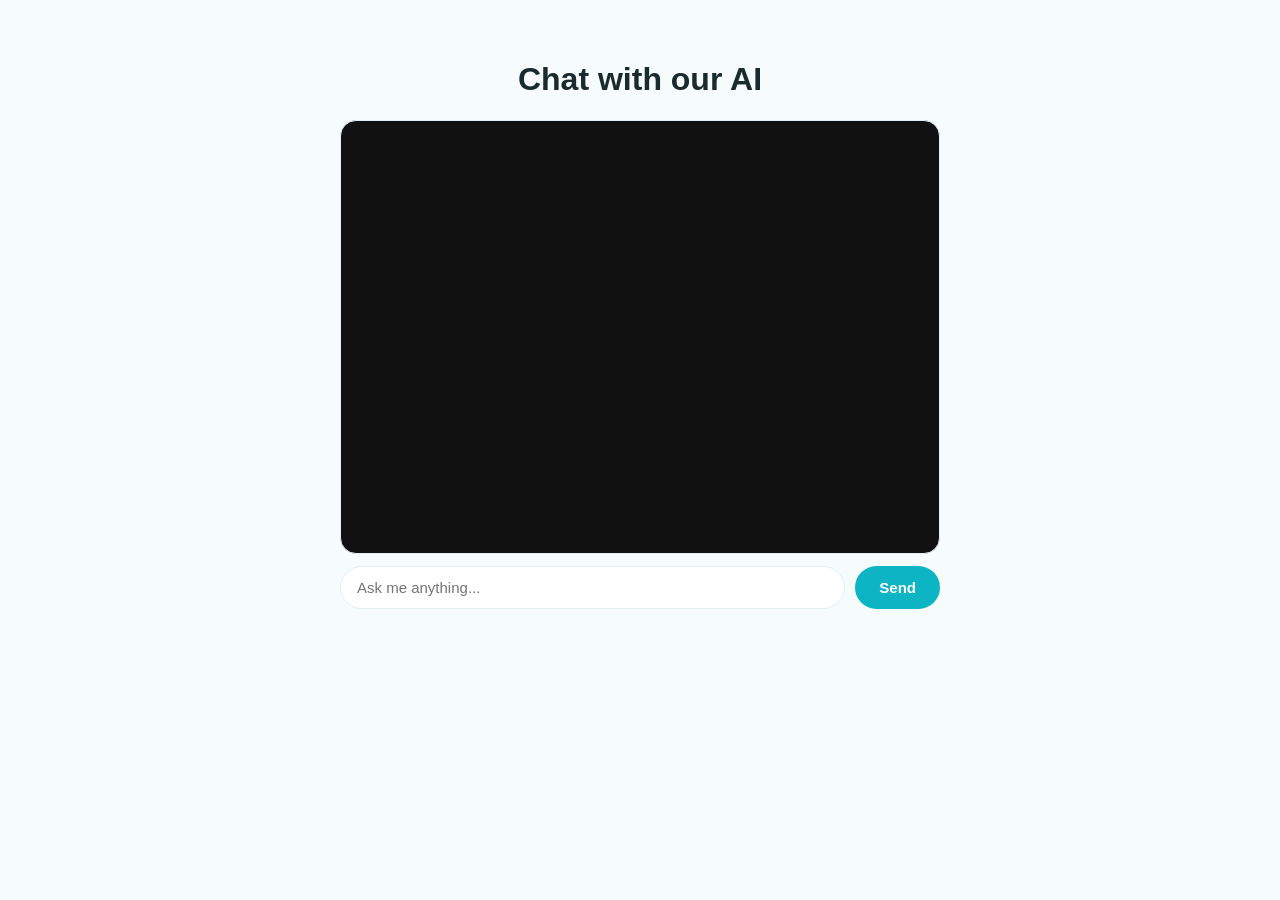
<file: web files/chat.html>
<!DOCTYPE html>
<html lang="en">
<head>
  <meta charset="UTF-8">
  <meta name="viewport" content="width=device-width, initial-scale=1.0">
  <title>Chat - Evolution Studios</title>
  <style>
    body {
      font-family: 'DM Sans', sans-serif;
      background: #f6fbfc;
      margin: 0;
      padding: 40px 20px;
    }
    h1 {
      text-align: center;
      color: #1a2b30;
    }
    #chat-container {
      max-width: 600px;
      margin: auto;
    }
    #chat-box {
      height: 400px;
      overflow-y: auto;
      border: 1px solid #e2eff2;
      padding: 16px;
      background: #111;
      color: #fff;
      border-radius: 16px;
      margin-bottom: 12px;
    }
    #chat-box p { margin: 8px 0; line-height: 1.5; }
    .input-row {
      display: flex;
      gap: 10px;
    }
    #chat-input {
      flex: 1;
      padding: 12px 16px;
      font-size: 15px;
      border: 1px solid #e2eff2;
      border-radius: 50px;
      outline: none;
    }
    button {
      padding: 12px 24px;
      background: #0db4c4;
      color: white;
      border: none;
      border-radius: 50px;
      font-size: 15px;
      font-weight: 600;
      cursor: pointer;
    }
    button:hover { background: #0a95a3; }
  </style>
</head>
<body>
  <h1>Chat with our AI</h1>
  <div id="chat-container">
    <div id="chat-box"></div>
    <div class="input-row">
      <input id="chat-input" type="text" placeholder="Ask me anything...">
      <button onclick="sendMessage()">Send</button>
    </div>
  </div>

<script>
async function sendMessage() {
  const input = document.getElementById('chat-input');
  const box = document.getElementById('chat-box');
  const message = input.value.trim();
  if (!message) return;

  box.innerHTML += `<p><b style="color:#0db4c4">You:</b> ${message}</p>`;
  input.value = '';
  box.scrollTop = box.scrollHeight;

  box.innerHTML += `<p id="thinking"><b style="color:#aaa">AI:</b> Thinking...</p>`;

  try {
    const response = await fetch('https://occasion-caps-probably-measurements.trycloudflare.com/api/chat', {
      method: 'POST',
      headers: { 'Content-Type': 'application/json' },
      body: JSON.stringify({
        model: 'llama3.2',
        messages: [{ role: 'user', content: message }],
        stream: false
      })
    });

    const data = await response.json();
    document.getElementById('thinking').outerHTML = `<p><b style="color:#0db4c4">AI:</b> ${data.message.content}</p>`;
  } catch (err) {
    document.getElementById('thinking').outerHTML = `<p style="color:red">Error connecting to AI. Make sure the tunnel is running.</p>`;
  }
  box.scrollTop = box.scrollHeight;
}

document.getElementById('chat-input').addEventListener('keypress', function(e) {
  if (e.key === 'Enter') sendMessage();
});
</script>
</body>
</html>
</file>
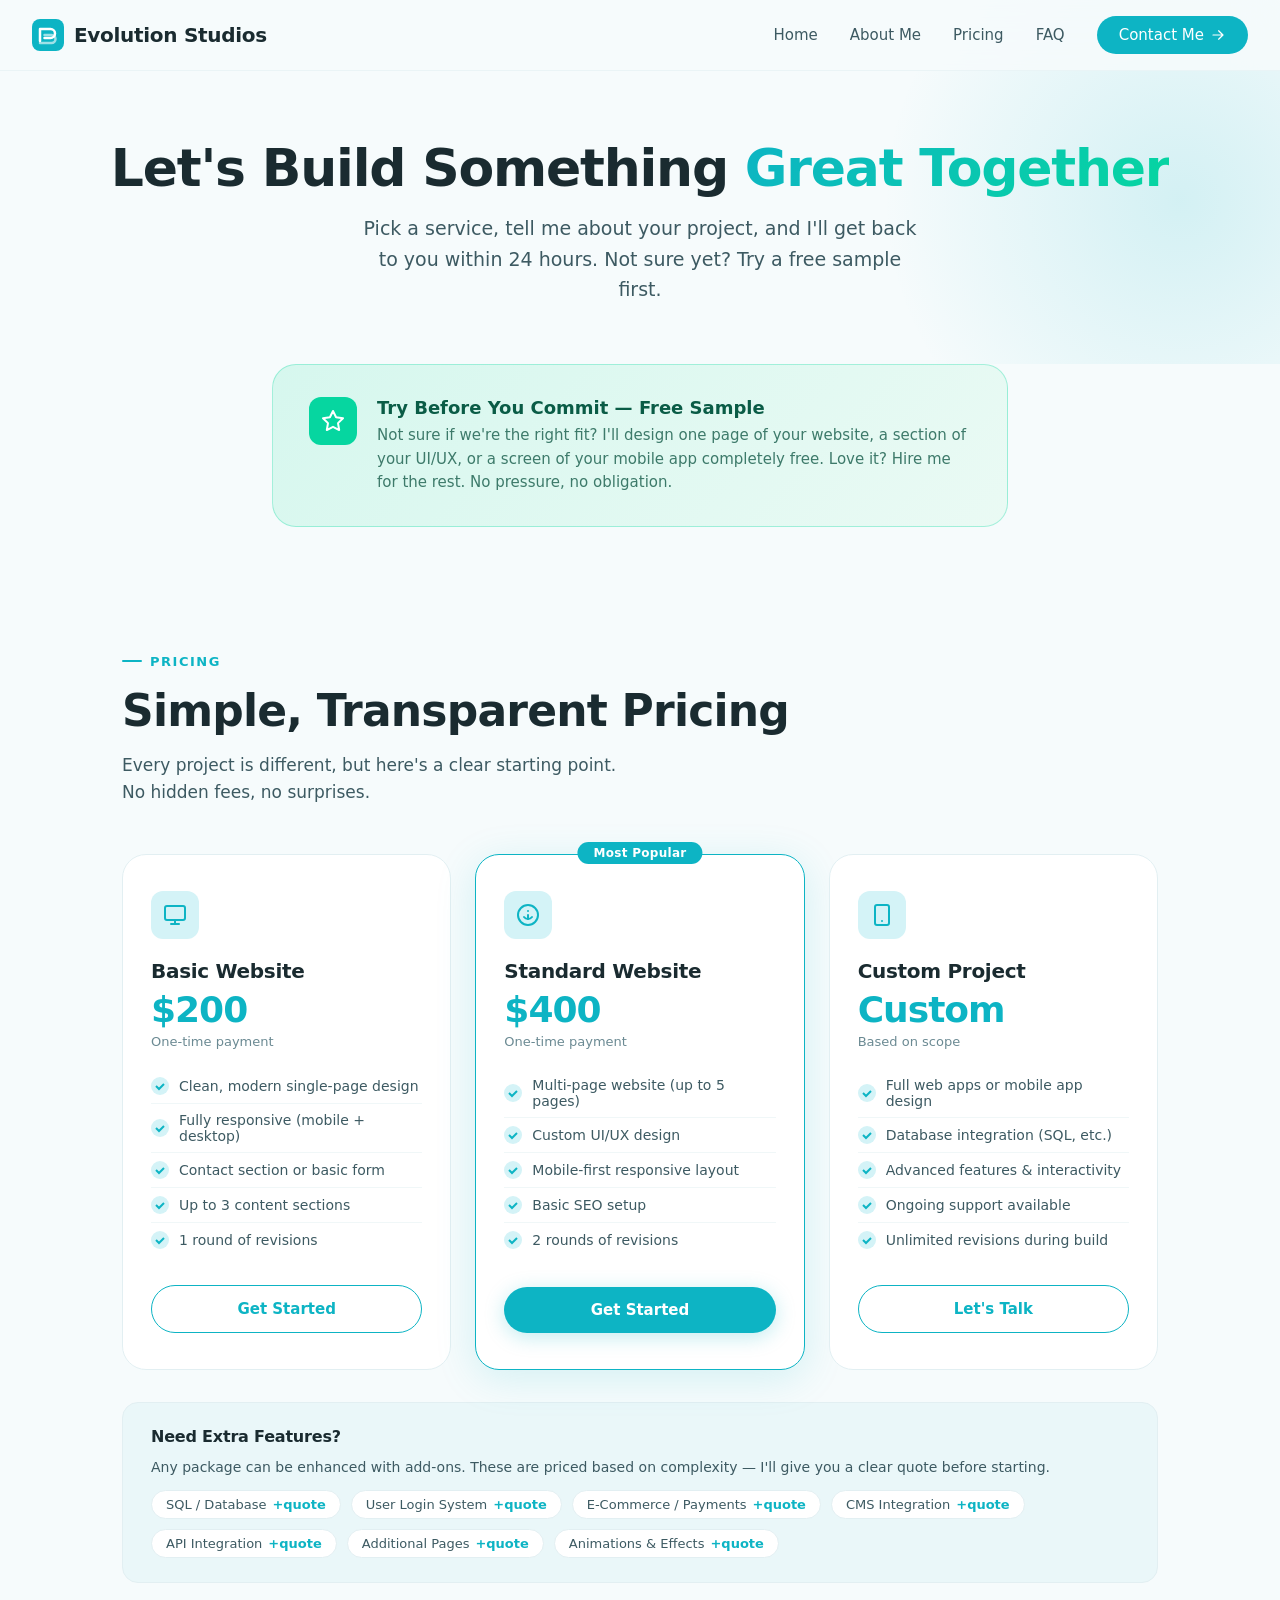
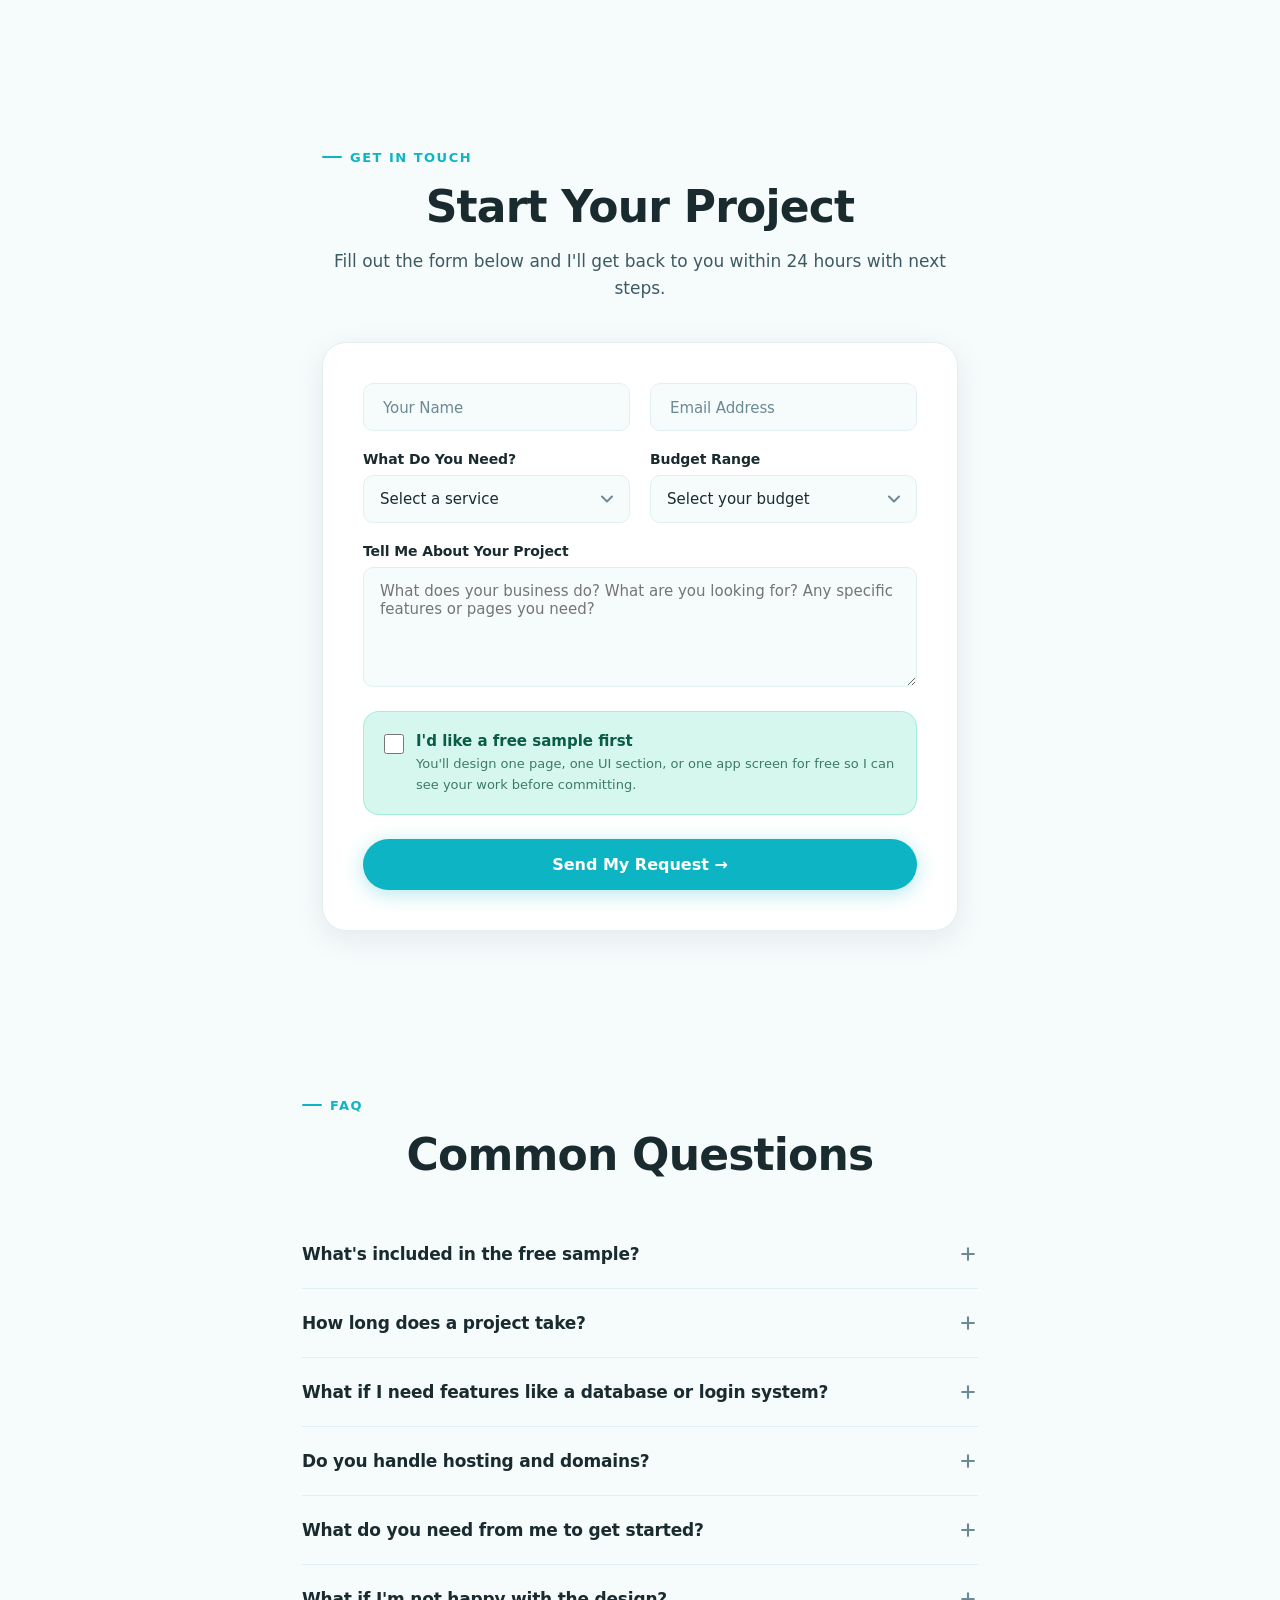
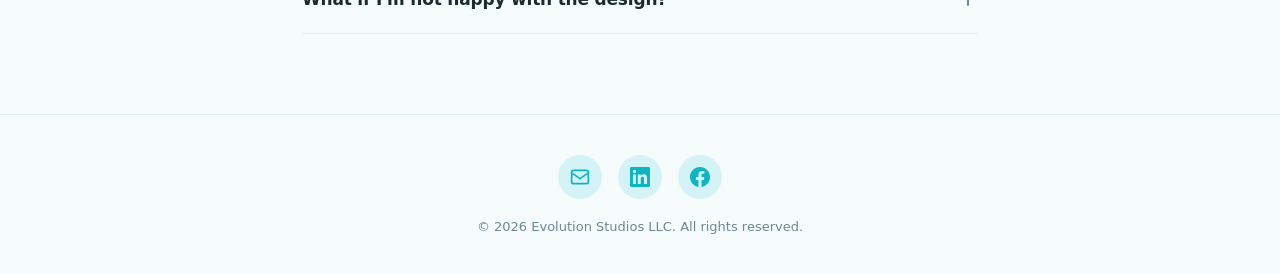
<file: web files/get-started.html>
<!DOCTYPE html>
<html lang="en">
<head>
<!-- Google tag (gtag.js) -->
<script async src="https://www.googletagmanager.com/gtag/js?id=G-BLVY6RMLWH"></script>
<script>
  window.dataLayer = window.dataLayer || [];
  function gtag(){dataLayer.push(arguments);}
  gtag('js', new Date());

  gtag('config', 'G-YQJY8ZWJ82');
</script>
<meta charset="UTF-8">
<meta name="viewport" content="width=device-width, initial-scale=1.0">
<meta name="description" content="Get started with Evolution Studios — web design and development in Mesa, AZ. View pricing, pick a package, and request a free sample page before you commit.">
<title>Get Started — Evolution Studios</title>
<link rel="stylesheet" href="https://myfonts.neocities.org/fonts.css">
<style>

/* ============ VARIABLES ============ */
:root {
  --bg-primary: #f6fbfc;
  --bg-hero: #eaf7f9;
  --text-dark: #1a2b30;
  --text-mid: #3d5a62;
  --text-light: #6b8a93;
  --accent: #0db4c4;
  --accent-dark: #0a95a3;
  --accent-light: #d4f3f7;
  --accent-glow: rgba(13, 180, 196, 0.15);
  --white: #ffffff;
  --card-bg: #ffffff;
  --card-border: #e2eff2;
  --shadow-sm: 0 1px 3px rgba(26, 43, 48, 0.06);
  --shadow-md: 0 8px 30px rgba(26, 43, 48, 0.08);
  --shadow-lg: 0 20px 60px rgba(26, 43, 48, 0.1);
  --radius-sm: 10px;
  --radius-md: 16px;
  --radius-lg: 24px;
  --font-body: 'DM Sans', system-ui, -apple-system, sans-serif;
  --font-display: 'Outfit', system-ui, sans-serif;
  --green: #06d6a0;
  --green-light: #d6f7ee;
}

/* ============ RESET ============ */
*, *::before, *::after { margin: 0; padding: 0; box-sizing: border-box; }
html { scroll-behavior: smooth; }
body {
  font-family: var(--font-body);
  color: var(--text-dark);
  background: var(--bg-primary);
  -webkit-font-smoothing: antialiased;
  overflow-x: hidden;
}
a { text-decoration: none; color: inherit; }

/* ============ NAV ============ */
.nav {
  position: fixed;
  top: 0; left: 0; right: 0;
  z-index: 100;
  padding: 16px 32px;
  display: flex;
  align-items: center;
  justify-content: space-between;
  background: rgba(246, 251, 252, 0.85);
  backdrop-filter: blur(20px);
  -webkit-backdrop-filter: blur(20px);
  border-bottom: 1px solid rgba(226, 239, 242, 0.6);
  transition: box-shadow 0.3s;
}
.nav.scrolled { box-shadow: var(--shadow-sm); }
.nav-logo {
  display: flex;
  align-items: center;
  gap: 10px;
  font-family: var(--font-display);
  font-weight: 700;
  font-size: 20px;
  color: var(--text-dark);
  letter-spacing: -0.3px;
}
.nav-logo svg { flex-shrink: 0; }
.nav-links { display: flex; gap: 32px; align-items: center; }
.nav-links a {
  font-size: 15px;
  font-weight: 500;
  color: var(--text-mid);
  transition: color 0.2s;
}
.nav-links a:hover { color: var(--accent); }
.nav-cta {
  display: inline-flex;
  align-items: center;
  gap: 6px;
  padding: 10px 22px;
  background: var(--accent);
  color: var(--white) !important;
  font-weight: 600;
  font-size: 14px;
  border-radius: 50px;
  transition: background 0.2s, transform 0.2s;
}
.nav-cta:hover { background: var(--accent-dark); transform: translateY(-1px); }
.nav-toggle { display: none; background: none; border: none; cursor: pointer; padding: 4px; }
.nav-toggle span {
  display: block; width: 24px; height: 2px; background: var(--text-dark);
  margin: 6px 0; border-radius: 2px; transition: 0.3s;
}

/* ============ PAGE HERO ============ */
.page-hero {
  padding: 140px 32px 60px;
  text-align: center;
  position: relative;
  overflow: hidden;
}
.page-hero::before {
  content: '';
  position: absolute;
  top: -100px; right: -200px;
  width: 600px; height: 600px;
  background: radial-gradient(circle, var(--accent-glow) 0%, transparent 70%);
  pointer-events: none;
}
.page-hero h1 {
  font-family: var(--font-display);
  font-size: clamp(32px, 5vw, 52px);
  font-weight: 800;
  letter-spacing: -1.2px;
  line-height: 1.1;
  margin-bottom: 16px;
  animation: fadeUp 0.6s ease both;
}
.page-hero h1 .highlight {
  background: linear-gradient(135deg, var(--accent), #06d6a0);
  -webkit-background-clip: text;
  -webkit-text-fill-color: transparent;
  background-clip: text;
}
.page-hero p {
  font-size: clamp(16px, 2vw, 19px);
  color: var(--text-mid);
  line-height: 1.6;
  max-width: 560px;
  margin: 0 auto;
  animation: fadeUp 0.6s 0.1s ease both;
}

/* ============ FREE SAMPLE BANNER ============ */
.sample-banner {
  max-width: 800px;
  margin: 0 auto 60px;
  padding: 0 32px;
  animation: fadeUp 0.6s 0.2s ease both;
}
.sample-banner-inner {
  background: linear-gradient(135deg, var(--green-light), #eafaf4);
  border: 1.5px solid rgba(6, 214, 160, 0.3);
  border-radius: var(--radius-lg);
  padding: 32px 36px;
  display: flex;
  align-items: flex-start;
  gap: 20px;
}
.sample-icon {
  width: 48px; height: 48px;
  border-radius: 12px;
  background: var(--green);
  display: flex;
  align-items: center;
  justify-content: center;
  flex-shrink: 0;
}
.sample-icon svg { width: 24px; height: 24px; color: var(--white); }
.sample-text h3 {
  font-family: var(--font-display);
  font-size: 18px;
  font-weight: 700;
  margin-bottom: 6px;
  color: #0a5c46;
}
.sample-text p {
  font-size: 15px;
  color: #3d7a6a;
  line-height: 1.55;
}

/* ============ PRICING ============ */
.pricing {
  padding: 60px 32px 80px;
  max-width: 1100px;
  margin: 0 auto;
}
.section-label {
  display: inline-flex;
  align-items: center;
  gap: 8px;
  font-size: 13px;
  font-weight: 600;
  color: var(--accent);
  text-transform: uppercase;
  letter-spacing: 1.5px;
  margin-bottom: 16px;
}
.section-label::before {
  content: '';
  width: 20px; height: 2px;
  background: var(--accent);
  border-radius: 2px;
}
.pricing h2 {
  font-family: var(--font-display);
  font-size: clamp(28px, 4vw, 44px);
  font-weight: 700;
  letter-spacing: -0.8px;
  margin-bottom: 16px;
}
.pricing .section-desc {
  color: var(--text-mid);
  font-size: 17px;
  line-height: 1.6;
  max-width: 520px;
  margin-bottom: 48px;
}
.pricing-grid {
  display: grid;
  grid-template-columns: repeat(3, 1fr);
  gap: 24px;
}
.price-card {
  background: var(--card-bg);
  border: 1.5px solid var(--card-border);
  border-radius: var(--radius-lg);
  padding: 36px 28px;
  position: relative;
  transition: all 0.35s ease;
  display: flex;
  flex-direction: column;
}
.price-card:hover {
  transform: translateY(-6px);
  box-shadow: var(--shadow-lg);
  border-color: transparent;
}
.price-card.featured {
  border-color: var(--accent);
  box-shadow: 0 8px 40px rgba(13, 180, 196, 0.15);
}
.price-card.featured::before {
  content: 'Most Popular';
  position: absolute;
  top: -13px; left: 50%;
  transform: translateX(-50%);
  background: var(--accent);
  color: var(--white);
  font-size: 12px;
  font-weight: 700;
  padding: 4px 16px;
  border-radius: 50px;
  letter-spacing: 0.3px;
}
.price-card-icon {
  width: 48px; height: 48px;
  border-radius: 12px;
  background: var(--accent-light);
  display: flex;
  align-items: center;
  justify-content: center;
  margin-bottom: 20px;
}
.price-card-icon svg { width: 24px; height: 24px; color: var(--accent); }
.price-card h3 {
  font-family: var(--font-display);
  font-size: 20px;
  font-weight: 700;
  margin-bottom: 6px;
  letter-spacing: -0.3px;
}
.price-card .price {
  font-family: var(--font-display);
  font-size: 36px;
  font-weight: 800;
  color: var(--accent);
  margin-bottom: 4px;
  letter-spacing: -1px;
}
.price-card .price-note {
  font-size: 13px;
  color: var(--text-light);
  margin-bottom: 20px;
}
.price-card ul {
  list-style: none;
  margin-bottom: 28px;
  flex-grow: 1;
}
.price-card li {
  font-size: 14px;
  color: var(--text-mid);
  padding: 8px 0;
  border-bottom: 1px solid rgba(226, 239, 242, 0.5);
  display: flex;
  align-items: center;
  gap: 10px;
}
.price-card li:last-child { border-bottom: none; }
.check {
  width: 18px; height: 18px;
  border-radius: 50%;
  background: var(--accent-light);
  display: flex;
  align-items: center;
  justify-content: center;
  flex-shrink: 0;
}
.check svg { width: 12px; height: 12px; color: var(--accent); }
.price-card .card-btn {
  display: block;
  text-align: center;
  padding: 14px 24px;
  border-radius: 50px;
  font-family: var(--font-body);
  font-weight: 600;
  font-size: 15px;
  transition: all 0.25s;
  cursor: pointer;
  border: none;
}
.btn-outline {
  background: transparent;
  color: var(--accent);
  border: 1.5px solid var(--accent) !important;
}
.btn-outline:hover {
  background: var(--accent);
  color: var(--white);
}
.btn-filled {
  background: var(--accent);
  color: var(--white);
  box-shadow: 0 4px 20px rgba(13, 180, 196, 0.25);
}
.btn-filled:hover {
  background: var(--accent-dark);
  transform: translateY(-1px);
}
.addons-note {
  margin-top: 32px;
  padding: 24px 28px;
  background: var(--bg-hero);
  border-radius: var(--radius-md);
  border: 1px solid var(--card-border);
}
.addons-note h4 {
  font-family: var(--font-display);
  font-size: 16px;
  font-weight: 700;
  margin-bottom: 10px;
  letter-spacing: -0.2px;
}
.addons-note p {
  font-size: 14px;
  color: var(--text-mid);
  line-height: 1.6;
}
.addon-list {
  display: flex;
  flex-wrap: wrap;
  gap: 10px;
  margin-top: 12px;
}
.addon-tag {
  display: inline-flex;
  align-items: center;
  gap: 6px;
  padding: 6px 14px;
  background: var(--white);
  border: 1px solid var(--card-border);
  border-radius: 50px;
  font-size: 13px;
  font-weight: 500;
  color: var(--text-mid);
}
.addon-tag span { color: var(--accent); font-weight: 700; }

/* ============ CONTACT FORM ============ */
.contact-section {
  padding: 80px 32px;
  max-width: 700px;
  margin: 0 auto;
}
.contact-section h2 {
  font-family: var(--font-display);
  font-size: clamp(28px, 4vw, 44px);
  font-weight: 700;
  letter-spacing: -0.8px;
  margin-bottom: 16px;
  text-align: center;
}
.contact-section .section-desc {
  color: var(--text-mid);
  font-size: 17px;
  line-height: 1.6;
  text-align: center;
  margin-bottom: 40px;
}
.form-card {
  background: var(--card-bg);
  border: 1px solid var(--card-border);
  border-radius: var(--radius-lg);
  padding: 40px;
  box-shadow: var(--shadow-md);
}
.form-row {
  display: grid;
  grid-template-columns: 1fr 1fr;
  gap: 20px;
  margin-bottom: 20px;
}
.form-group {
  display: flex;
  flex-direction: column;
}
.form-group.full { grid-column: 1 / -1; }
.form-group label {
  font-size: 14px;
  font-weight: 600;
  color: var(--text-dark);
  margin-bottom: 8px;
  letter-spacing: -0.1px;
}
.form-group input,
.form-group select,
.form-group textarea {
  font-family: var(--font-body);
  font-size: 15px;
  color: var(--text-dark);
  padding: 14px 16px;
  border: 1.5px solid var(--card-border);
  border-radius: var(--radius-sm);
  background: var(--bg-primary);
  outline: none;
  transition: border-color 0.2s, box-shadow 0.2s;
  -webkit-appearance: none;
  appearance: none;
}
.form-group select {
  background-image: url("data:image/svg+xml,%3Csvg width='12' height='8' viewBox='0 0 12 8' fill='none' xmlns='http://www.w3.org/2000/svg'%3E%3Cpath d='M1 1.5L6 6.5L11 1.5' stroke='%236b8a93' stroke-width='2' stroke-linecap='round' stroke-linejoin='round'/%3E%3C/svg%3E");
  background-repeat: no-repeat;
  background-position: right 16px center;
  padding-right: 44px;
  cursor: pointer;
}
.form-group input:focus,
.form-group select:focus,
.form-group textarea:focus {
  border-color: var(--accent);
  box-shadow: 0 0 0 3px var(--accent-glow);
}
.form-group textarea {
  resize: vertical;
  min-height: 120px;
}

/* Checkbox styling */
.checkbox-group {
  display: flex;
  align-items: flex-start;
  gap: 12px;
  margin: 24px 0;
  padding: 20px;
  background: var(--green-light);
  border: 1.5px solid rgba(6, 214, 160, 0.25);
  border-radius: var(--radius-md);
  cursor: pointer;
  transition: border-color 0.2s;
}
.checkbox-group:hover { border-color: var(--green); }
.checkbox-group input[type="checkbox"] {
  width: 20px; height: 20px;
  margin-top: 2px;
  accent-color: var(--green);
  cursor: pointer;
  flex-shrink: 0;
}
.checkbox-label-text strong {
  font-family: var(--font-display);
  font-size: 15px;
  font-weight: 700;
  color: #0a5c46;
  display: block;
  margin-bottom: 3px;
}
.checkbox-label-text span {
  font-size: 13px;
  color: #3d7a6a;
  line-height: 1.5;
}

.form-submit {
  display: block;
  width: 100%;
  padding: 16px;
  margin-top: 8px;
  background: var(--accent);
  color: var(--white);
  font-family: var(--font-body);
  font-weight: 700;
  font-size: 16px;
  border: none;
  border-radius: 50px;
  cursor: pointer;
  transition: all 0.25s;
  box-shadow: 0 4px 20px rgba(13, 180, 196, 0.3);
}
.form-submit:hover {
  background: var(--accent-dark);
  transform: translateY(-2px);
  box-shadow: 0 8px 30px rgba(13, 180, 196, 0.35);
}

/* ============ FAQ ============ */
.faq-section {
  padding: 80px 32px;
  max-width: 740px;
  margin: 0 auto;
}
.faq-section h2 {
  font-family: var(--font-display);
  font-size: clamp(28px, 4vw, 44px);
  font-weight: 700;
  letter-spacing: -0.8px;
  margin-bottom: 40px;
  text-align: center;
}
.faq-item {
  border-bottom: 1px solid var(--card-border);
}
.faq-question {
  width: 100%;
  background: none;
  border: none;
  padding: 24px 0;
  display: flex;
  align-items: center;
  justify-content: space-between;
  gap: 16px;
  cursor: pointer;
  text-align: left;
  font-family: var(--font-display);
  font-size: 17px;
  font-weight: 600;
  color: var(--text-dark);
  letter-spacing: -0.2px;
  transition: color 0.2s;
}
.faq-question:hover { color: var(--accent); }
.faq-question svg {
  width: 20px; height: 20px;
  flex-shrink: 0;
  color: var(--text-light);
  transition: transform 0.3s;
}
.faq-item.open .faq-question svg { transform: rotate(45deg); color: var(--accent); }
.faq-answer {
  max-height: 0;
  overflow: hidden;
  transition: max-height 0.35s ease, padding 0.35s ease;
}
.faq-item.open .faq-answer { max-height: 300px; }
.faq-answer p {
  padding: 0 0 24px;
  font-size: 15px;
  color: var(--text-mid);
  line-height: 1.7;
}

/* ============ FOOTER ============ */
.site-footer {
  padding: 40px 32px;
  text-align: center;
  border-top: 1px solid var(--card-border);
}
.footer-inner { max-width: 600px; margin: 0 auto; }
.footer-socials {
  display: flex;
  justify-content: center;
  gap: 16px;
  margin-bottom: 20px;
}
.social-link {
  width: 44px; height: 44px;
  border-radius: 50%;
  background: var(--accent-light);
  display: flex;
  align-items: center;
  justify-content: center;
  transition: all 0.25s;
}
.social-link:hover { background: var(--accent); transform: translateY(-2px); }
.social-link:hover svg { color: var(--white); }
.social-link svg { width: 20px; height: 20px; color: var(--accent); }
.footer-copy { font-size: 13px; color: var(--text-light); }

/* ============ ANIMATIONS ============ */
@keyframes fadeUp {
  from { opacity: 0; transform: translateY(20px); }
  to { opacity: 1; transform: translateY(0); }
}

/* ============ RESPONSIVE ============ */
@media (max-width: 900px) {
  .pricing-grid { grid-template-columns: 1fr; max-width: 420px; margin: 0 auto; }
}
@media (max-width: 700px) {
  .nav-links { display: none; }
  .nav-toggle { display: block; }
  .nav-links.open {
    display: flex; flex-direction: column;
    position: absolute; top: 100%; left: 0; right: 0;
    background: var(--bg-primary);
    padding: 24px 32px;
    border-bottom: 1px solid var(--card-border);
    box-shadow: var(--shadow-md);
  }
  .page-hero { padding: 130px 20px 50px; }
  .sample-banner { padding: 0 20px; }
  .sample-banner-inner { flex-direction: column; padding: 24px; }
  .form-row { grid-template-columns: 1fr; }
  .form-card { padding: 28px 22px; }
  .pricing, .contact-section, .faq-section { padding-left: 20px; padding-right: 20px; }
}
.vf-field { position: relative; }
.vf-field input {
  width: 100%;
  padding: 14px 16px;
  border: 1px solid #e6e3db;
  border-radius: 8px;
  transition: border-color 0.2s;
}
/* Floating Label Effect */
.floating-label {
  position: relative;
}

.floating-label input {
  width: 100%;
  padding: 20px 16px 8px;
  font-family: var(--font-body);
  font-size: 15px;
  color: var(--text-dark);
  border: 1.5px solid var(--card-border);
  border-radius: var(--radius-sm);
  background: var(--bg-primary);
  outline: none;
  transition: border-color 0.2s, box-shadow 0.2s;
  position: relative;
}

/* Facebook-style focus effect - top and bottom only */
.floating-label input:focus {
  border-color: var(--card-border);
  box-shadow: 
    inset 0 2px 0 0 var(--accent),    /* Blue line on top */
    inset 0 -2px 0 0 var(--accent);   /* Blue line on bottom */
}

.floating-label label {
  position: absolute;
  left: 16px;
  top: 16px;
  font-size: 15px;
  font-weight: 400;
  color: var(--text-light);
  pointer-events: none;
  transition: all 0.2s cubic-bezier(0.4, 0, 0.2, 1);
  background: var(--bg-primary);
  padding: 0 4px;
}

.floating-label input:focus + label,
.floating-label input:not(:placeholder-shown) + label {
  top: -8px;
  font-size: 12px;
  font-weight: 600;
  color: var(--accent);
}

/* Form Validation Styles */
.floating-label.invalid input {
  border-color: #d63a1e !important;
  box-shadow: 
    inset 0 2px 0 0 #d63a1e,
    inset 0 -2px 0 0 #d63a1e !important;
}

.floating-label.valid input {
  border-color: #2a9d4a !important;
  box-shadow: 
    inset 0 2px 0 0 #2a9d4a,
    inset 0 -2px 0 0 #2a9d4a !important;
}

.vf-error {
  font-size: 12px;
  color: #d63a1e;
  max-height: 0;
  opacity: 0;
  transition: all 0.25s;
  margin-top: 0;
  padding-left: 4px;
}

.floating-label.invalid .vf-error {
  max-height: 30px;
  opacity: 1;
  margin-top: 6px;
}

/* Form Validation Styles */
.floating-label.invalid input {
  border-color: #d63a1e !important;
}

.floating-label.valid input {
  border-color: #2a9d4a !important;
}

.vf-error {
  font-size: 12px;
  color: #d63a1e;
  max-height: 0;
  opacity: 0;
  transition: all 0.25s;
  margin-top: 0;
  padding-left: 4px;
}

.floating-label.invalid .vf-error {
  max-height: 30px;
  opacity: 1;
  margin-top: 6px;
}
</style>
</head>
<body>

<!-- ===== NAV ===== -->
<nav class="nav" id="mainNav">
  <a href="index.html" class="nav-logo">
    <svg width="32" height="32" viewBox="0 0 32 32" fill="none">
      <rect width="32" height="32" rx="8" fill="#0db4c4"/>
      <path d="M8 22V10h10.5a4.5 4.5 0 010 9H12.5" stroke="#fff" stroke-width="2.5" stroke-linecap="round" stroke-linejoin="round"/>
      <path d="M12.5 16h7a4 4 0 010 8H8" stroke="#fff" stroke-width="2.5" stroke-linecap="round" stroke-linejoin="round" opacity="0.6"/>
    </svg>
    Evolution Studios
  </a>
  <div class="nav-links" id="navLinks">
    <a href="index.html">Home</a>
    <a href="aboutme.html">About Me</a>
    <a href="#pricing">Pricing</a>
    <a href="#faq">FAQ</a>
    <a href="#contact" class="nav-cta">
      Contact Me
      <svg viewBox="0 0 20 20" fill="currentColor" width="16" height="16"><path fill-rule="evenodd" d="M3 10a.75.75 0 01.75-.75h10.638L10.23 5.29a.75.75 0 111.04-1.08l5.5 5.25a.75.75 0 010 1.08l-5.5 5.25a.75.75 0 11-1.04-1.08l4.158-3.96H3.75A.75.75 0 013 10z"/></svg>
    </a>
  </div>
  <button class="nav-toggle" id="navToggle" aria-label="Toggle menu">
    <span></span><span></span><span></span>
  </button>
</nav>

<!-- ===== HERO ===== -->
<section class="page-hero">
  <h1>Let's Build Something <span class="highlight">Great Together</span></h1>
  <p>Pick a service, tell me about your project, and I'll get back to you within 24 hours. Not sure yet? Try a free sample first.</p>
</section>

<!-- ===== FREE SAMPLE BANNER ===== -->
<div class="sample-banner">
  <div class="sample-banner-inner">
    <div class="sample-icon">
      <svg viewBox="0 0 24 24" fill="none" stroke="currentColor" stroke-width="2" stroke-linecap="round" stroke-linejoin="round">
        <path d="M12 2L15.09 8.26L22 9.27L17 14.14L18.18 21.02L12 17.77L5.82 21.02L7 14.14L2 9.27L8.91 8.26L12 2Z"/>
      </svg>
    </div>
    <div class="sample-text">
      <h3>Try Before You Commit — Free Sample</h3>
      <p>Not sure if we're the right fit? I'll design one page of your website, a section of your UI/UX, or a screen of your mobile app completely free. Love it? Hire me for the rest. No pressure, no obligation.</p>
    </div>
  </div>
</div>

<!-- ===== PRICING ===== -->
<section class="pricing" id="pricing">
  <div class="section-label">Pricing</div>
  <h2>Simple, Transparent Pricing</h2>
  <p class="section-desc">Every project is different, but here's a clear starting point. No hidden fees, no surprises.</p>

  <div class="pricing-grid">

    <!-- Basic -->
    <div class="price-card">
      <div class="price-card-icon">
        <svg viewBox="0 0 24 24" fill="none" stroke="currentColor" stroke-width="2" stroke-linecap="round" stroke-linejoin="round">
          <rect x="2" y="3" width="20" height="14" rx="2"/><line x1="8" y1="21" x2="16" y2="21"/><line x1="12" y1="17" x2="12" y2="21"/>
        </svg>
      </div>
      <h3>Basic Website</h3>
      <div class="price">$200</div>
      <div class="price-note">One-time payment</div>
      <ul>
        <li><span class="check"><svg viewBox="0 0 12 12" fill="none" stroke="currentColor" stroke-width="2"><path d="M2 6l3 3 5-5"/></svg></span>Clean, modern single-page design</li>
        <li><span class="check"><svg viewBox="0 0 12 12" fill="none" stroke="currentColor" stroke-width="2"><path d="M2 6l3 3 5-5"/></svg></span>Fully responsive (mobile + desktop)</li>
        <li><span class="check"><svg viewBox="0 0 12 12" fill="none" stroke="currentColor" stroke-width="2"><path d="M2 6l3 3 5-5"/></svg></span>Contact section or basic form</li>
        <li><span class="check"><svg viewBox="0 0 12 12" fill="none" stroke="currentColor" stroke-width="2"><path d="M2 6l3 3 5-5"/></svg></span>Up to 3 content sections</li>
        <li><span class="check"><svg viewBox="0 0 12 12" fill="none" stroke="currentColor" stroke-width="2"><path d="M2 6l3 3 5-5"/></svg></span>1 round of revisions</li>
      </ul>
      <a href="#contact" class="card-btn btn-outline">Get Started</a>
    </div>

    <!-- Standard -->
    <div class="price-card featured">
      <div class="price-card-icon">
        <svg viewBox="0 0 24 24" fill="none" stroke="currentColor" stroke-width="2" stroke-linecap="round" stroke-linejoin="round">
          <circle cx="12" cy="12" r="10"/><path d="M12 16v-4"/><path d="M12 8h.01"/><path d="M8 14s1.5 2 4 2 4-2 4-2"/>
        </svg>
      </div>
      <h3>Standard Website</h3>
      <div class="price">$400</div>
      <div class="price-note">One-time payment</div>
      <ul>
        <li><span class="check"><svg viewBox="0 0 12 12" fill="none" stroke="currentColor" stroke-width="2"><path d="M2 6l3 3 5-5"/></svg></span>Multi-page website (up to 5 pages)</li>
        <li><span class="check"><svg viewBox="0 0 12 12" fill="none" stroke="currentColor" stroke-width="2"><path d="M2 6l3 3 5-5"/></svg></span>Custom UI/UX design</li>
        <li><span class="check"><svg viewBox="0 0 12 12" fill="none" stroke="currentColor" stroke-width="2"><path d="M2 6l3 3 5-5"/></svg></span>Mobile-first responsive layout</li>
        <li><span class="check"><svg viewBox="0 0 12 12" fill="none" stroke="currentColor" stroke-width="2"><path d="M2 6l3 3 5-5"/></svg></span>Basic SEO setup</li>
        <li><span class="check"><svg viewBox="0 0 12 12" fill="none" stroke="currentColor" stroke-width="2"><path d="M2 6l3 3 5-5"/></svg></span>2 rounds of revisions</li>
      </ul>
      <a href="#contact" class="card-btn btn-filled">Get Started</a>
    </div>

    <!-- Custom -->
    <div class="price-card">
      <div class="price-card-icon">
        <svg viewBox="0 0 24 24" fill="none" stroke="currentColor" stroke-width="2" stroke-linecap="round" stroke-linejoin="round">
          <rect x="5" y="2" width="14" height="20" rx="2"/><line x1="12" y1="18" x2="12.01" y2="18"/>
        </svg>
      </div>
      <h3>Custom Project</h3>
      <div class="price">Custom</div>
      <div class="price-note">Based on scope</div>
      <ul>
        <li><span class="check"><svg viewBox="0 0 12 12" fill="none" stroke="currentColor" stroke-width="2"><path d="M2 6l3 3 5-5"/></svg></span>Full web apps or mobile app design</li>
        <li><span class="check"><svg viewBox="0 0 12 12" fill="none" stroke="currentColor" stroke-width="2"><path d="M2 6l3 3 5-5"/></svg></span>Database integration (SQL, etc.)</li>
        <li><span class="check"><svg viewBox="0 0 12 12" fill="none" stroke="currentColor" stroke-width="2"><path d="M2 6l3 3 5-5"/></svg></span>Advanced features &amp; interactivity</li>
        <li><span class="check"><svg viewBox="0 0 12 12" fill="none" stroke="currentColor" stroke-width="2"><path d="M2 6l3 3 5-5"/></svg></span>Ongoing support available</li>
        <li><span class="check"><svg viewBox="0 0 12 12" fill="none" stroke="currentColor" stroke-width="2"><path d="M2 6l3 3 5-5"/></svg></span>Unlimited revisions during build</li>
      </ul>
      <a href="#contact" class="card-btn btn-outline">Let's Talk</a>
    </div>

  </div>

  <!-- Add-ons -->
  <div class="addons-note">
    <h4>Need Extra Features?</h4>
    <p>Any package can be enhanced with add-ons. These are priced based on complexity — I'll give you a clear quote before starting.</p>
    <div class="addon-list">
      <span class="addon-tag">SQL / Database <span>+quote</span></span>
      <span class="addon-tag">User Login System <span>+quote</span></span>
      <span class="addon-tag">E-Commerce / Payments <span>+quote</span></span>
      <span class="addon-tag">CMS Integration <span>+quote</span></span>
      <span class="addon-tag">API Integration <span>+quote</span></span>
      <span class="addon-tag">Additional Pages <span>+quote</span></span>
      <span class="addon-tag">Animations &amp; Effects <span>+quote</span></span>
    </div>
  </div>
</section>

<!-- ===== CONTACT FORM ===== -->
<section class="contact-section" id="contact">
  <div class="section-label" style="justify-content:center;">Get In Touch</div>
  <h2>Start Your Project</h2>
  <p class="section-desc">Fill out the form below and I'll get back to you within 24 hours with next steps.</p>

  <div class="form-card">
    <form action="https://formsubmit.co/evostudiosllc@gmail.com" method="POST">

      <!-- Hidden fields for FormSubmit -->
      <input type="hidden" name="_subject" value="New Project Request — Evolution Studios">
      <input type="hidden" name="_captcha" value="true">
      <input type="hidden" name="_template" value="table">

      <!-- Name and Email with floating labels -->
      <div class="form-row">
        <div class="form-group floating-label">
          <input type="text" id="name" name="name" placeholder=" " required>
          <label for="name">Your Name</label>
          <div class="vf-error">Please enter your name.</div>
        </div>
        <div class="form-group floating-label">
          <input type="email" id="email" name="email" placeholder=" " required>
          <label for="email">Email Address</label>
          <div class="vf-error">Please enter a valid email.</div>
        </div>
      </div>

      <!-- Service and Budget dropdowns -->
      <div class="form-row">
        <div class="form-group">
          <label for="service">What Do You Need?</label>
          <select id="service" name="service" required>
            <option value="" disabled selected>Select a service</option>
            <option value="Web Design">Web Design</option>
            <option value="UI/UX Design">UI/UX Design</option>
            <option value="Mobile App Design">Mobile App Design</option>
          </select>
        </div>
        <div class="form-group">
          <label for="budget">Budget Range</label>
          <select id="budget" name="budget">
            <option value="" disabled selected>Select your budget</option>
            <option value="Under $200">Under $200</option>
            <option value="$200 - $400">$200 – $400</option>
            <option value="$400 - $800">$400 – $800</option>
            <option value="$800+">$800+</option>
            <option value="Not sure yet">Not sure yet</option>
          </select>
        </div>
      </div>

      <!-- Project details -->
      <div class="form-row">
        <div class="form-group full">
          <label for="details">Tell Me About Your Project</label>
          <textarea id="details" name="details" placeholder="What does your business do? What are you looking for? Any specific features or pages you need?"></textarea>
        </div>
      </div>

      <!-- Free Sample Checkbox -->
      <label class="checkbox-group">
        <input type="checkbox" name="free_sample" value="Yes, I'd like a free sample">
        <div class="checkbox-label-text">
          <strong>I'd like a free sample first</strong>
          <span>You'll design one page, one UI section, or one app screen for free so I can see your work before committing.</span>
        </div>
      </label>

      <button type="submit" class="form-submit">Send My Request →</button>
    </form>
  </div>
</section>
<!-- ===== FAQ ===== -->
<section class="faq-section" id="faq">
  <div class="section-label" style="justify-content:center;">FAQ</div>
  <h2>Common Questions</h2>

  <div class="faq-item">
    <button class="faq-question">
      What's included in the free sample?
      <svg viewBox="0 0 24 24" fill="none" stroke="currentColor" stroke-width="2.5" stroke-linecap="round"><line x1="12" y1="5" x2="12" y2="19"/><line x1="5" y1="12" x2="19" y2="12"/></svg>
    </button>
    <div class="faq-answer">
      <p>I'll design one page of your website, one section of your UI/UX project, or one screen of your mobile app — completely free. It's a real, polished sample so you can see exactly what working with me looks like. If you love it, we move forward. If not, no hard feelings.</p>
    </div>
  </div>

  <div class="faq-item">
    <button class="faq-question">
      How long does a project take?
      <svg viewBox="0 0 24 24" fill="none" stroke="currentColor" stroke-width="2.5" stroke-linecap="round"><line x1="12" y1="5" x2="12" y2="19"/><line x1="5" y1="12" x2="19" y2="12"/></svg>
    </button>
    <div class="faq-answer">
      <p>A basic website usually takes 1–2 weeks. Standard multi-page sites take 2–3 weeks. Custom projects vary depending on scope — I'll give you a timeline estimate after our initial conversation.</p>
    </div>
  </div>

  <div class="faq-item">
    <button class="faq-question">
      What if I need features like a database or login system?
      <svg viewBox="0 0 24 24" fill="none" stroke="currentColor" stroke-width="2.5" stroke-linecap="round"><line x1="12" y1="5" x2="12" y2="19"/><line x1="5" y1="12" x2="19" y2="12"/></svg>
    </button>
    <div class="faq-answer">
      <p>No problem — features like SQL databases, user authentication, payment processing, and API integrations are available as add-ons to any package. I'll give you a clear, upfront quote for any additional features before we start.</p>
    </div>
  </div>

  <div class="faq-item">
    <button class="faq-question">
      Do you handle hosting and domains?
      <svg viewBox="0 0 24 24" fill="none" stroke="currentColor" stroke-width="2.5" stroke-linecap="round"><line x1="12" y1="5" x2="12" y2="19"/><line x1="5" y1="12" x2="19" y2="12"/></svg>
    </button>
    <div class="faq-answer">
      <p>I focus on design and development. I can recommend reliable hosting options and help you get set up, but hosting and domain costs are separate from my design fees.</p>
    </div>
  </div>

  <div class="faq-item">
    <button class="faq-question">
      What do you need from me to get started?
      <svg viewBox="0 0 24 24" fill="none" stroke="currentColor" stroke-width="2.5" stroke-linecap="round"><line x1="12" y1="5" x2="12" y2="19"/><line x1="5" y1="12" x2="19" y2="12"/></svg>
    </button>
    <div class="faq-answer">
      <p>Just fill out the form above with what you're looking for. The more detail you give about your business and goals, the better I can help. If you have examples of sites you like, branding guidelines, or a logo, those are helpful too — but not required.</p>
    </div>
  </div>

  <div class="faq-item">
    <button class="faq-question">
      What if I'm not happy with the design?
      <svg viewBox="0 0 24 24" fill="none" stroke="currentColor" stroke-width="2.5" stroke-linecap="round"><line x1="12" y1="5" x2="12" y2="19"/><line x1="5" y1="12" x2="19" y2="12"/></svg>
    </button>
    <div class="faq-answer">
      <p>Every package includes revision rounds so we can fine-tune things. That's also why I offer the free sample — you can see my style before committing any money. I want you to be 100% satisfied with the final product.</p>
    </div>
  </div>

</section>

<!-- ===== FOOTER ===== -->
<footer class="site-footer">
  <div class="footer-inner">
    <div class="footer-socials">
      <a href="mailto:evostudiosllc@gmail.com" class="social-link" aria-label="Email">
        <svg viewBox="0 0 24 24" fill="none" stroke="currentColor" stroke-width="2" stroke-linecap="round" stroke-linejoin="round">
          <rect x="2" y="4" width="20" height="16" rx="2"/><path d="M22 7l-10 7L2 7"/>
        </svg>
      </a>
      <a href="https://www.linkedin.com" target="_blank" class="social-link" aria-label="LinkedIn">
        <svg viewBox="0 0 24 24" fill="currentColor">
          <path d="M20.447 20.452h-3.554v-5.569c0-1.328-.027-3.037-1.852-3.037-1.853 0-2.136 1.445-2.136 2.939v5.667H9.351V9h3.414v1.561h.046c.477-.9 1.637-1.85 3.37-1.85 3.601 0 4.267 2.37 4.267 5.455v6.286zM5.337 7.433a2.062 2.062 0 01-2.063-2.065 2.064 2.064 0 112.063 2.065zm1.782 13.019H3.555V9h3.564v11.452zM22.225 0H1.771C.792 0 0 .774 0 1.729v20.542C0 23.227.792 24 1.771 24h20.451C23.2 24 24 23.227 24 22.271V1.729C24 .774 23.2 0 22.222 0h.003z"/>
        </svg>
      </a>
      <a href="https://www.facebook.com" target="_blank" class="social-link" aria-label="Facebook">
        <svg viewBox="0 0 24 24" fill="currentColor">
          <path d="M24 12.073c0-6.627-5.373-12-12-12s-12 5.373-12 12c0 5.99 4.388 10.954 10.125 11.854v-8.385H7.078v-3.47h3.047V9.43c0-3.007 1.792-4.669 4.533-4.669 1.312 0 2.686.235 2.686.235v2.953H15.83c-1.491 0-1.956.925-1.956 1.874v2.25h3.328l-.532 3.47h-2.796v8.385C19.612 23.027 24 18.062 24 12.073z"/>
        </svg>
      </a>
    </div>
    <p class="footer-copy">&copy; 2026 Evolution Studios LLC. All rights reserved.</p>
  </div>
</footer>

<script>
// Nav scroll shadow
const nav = document.getElementById('mainNav');
window.addEventListener('scroll', () => {
  nav.classList.toggle('scrolled', window.scrollY > 10);
});

// Mobile toggle
const toggle = document.getElementById('navToggle');
const links = document.getElementById('navLinks');
toggle.addEventListener('click', () => {
  links.classList.toggle('open');
});

// FAQ accordion
document.querySelectorAll('.faq-question').forEach(btn => {
  btn.addEventListener('click', () => {
    const item = btn.parentElement;
    const wasOpen = item.classList.contains('open');
    // Close all
    document.querySelectorAll('.faq-item').forEach(i => i.classList.remove('open'));
    // Open clicked (if it wasn't already open)
    if (!wasOpen) item.classList.add('open');
  });
});
// Simple form validation - add this to your existing <script> block
const contactForm = document.querySelector('form[action*="formsubmit"]');
if (contactForm) {
  contactForm.addEventListener('submit', function(e) {
    const name = document.getElementById('name').value.trim();
    const email = document.getElementById('email').value.trim();
    const service = document.getElementById('service').value;
    
    if (!name || !email || !service) {
      e.preventDefault();
      alert('Please fill in your name, email, and select a service before submitting.');
      return false;
    }
  });
}
</script>

</body>
</html>
</file>
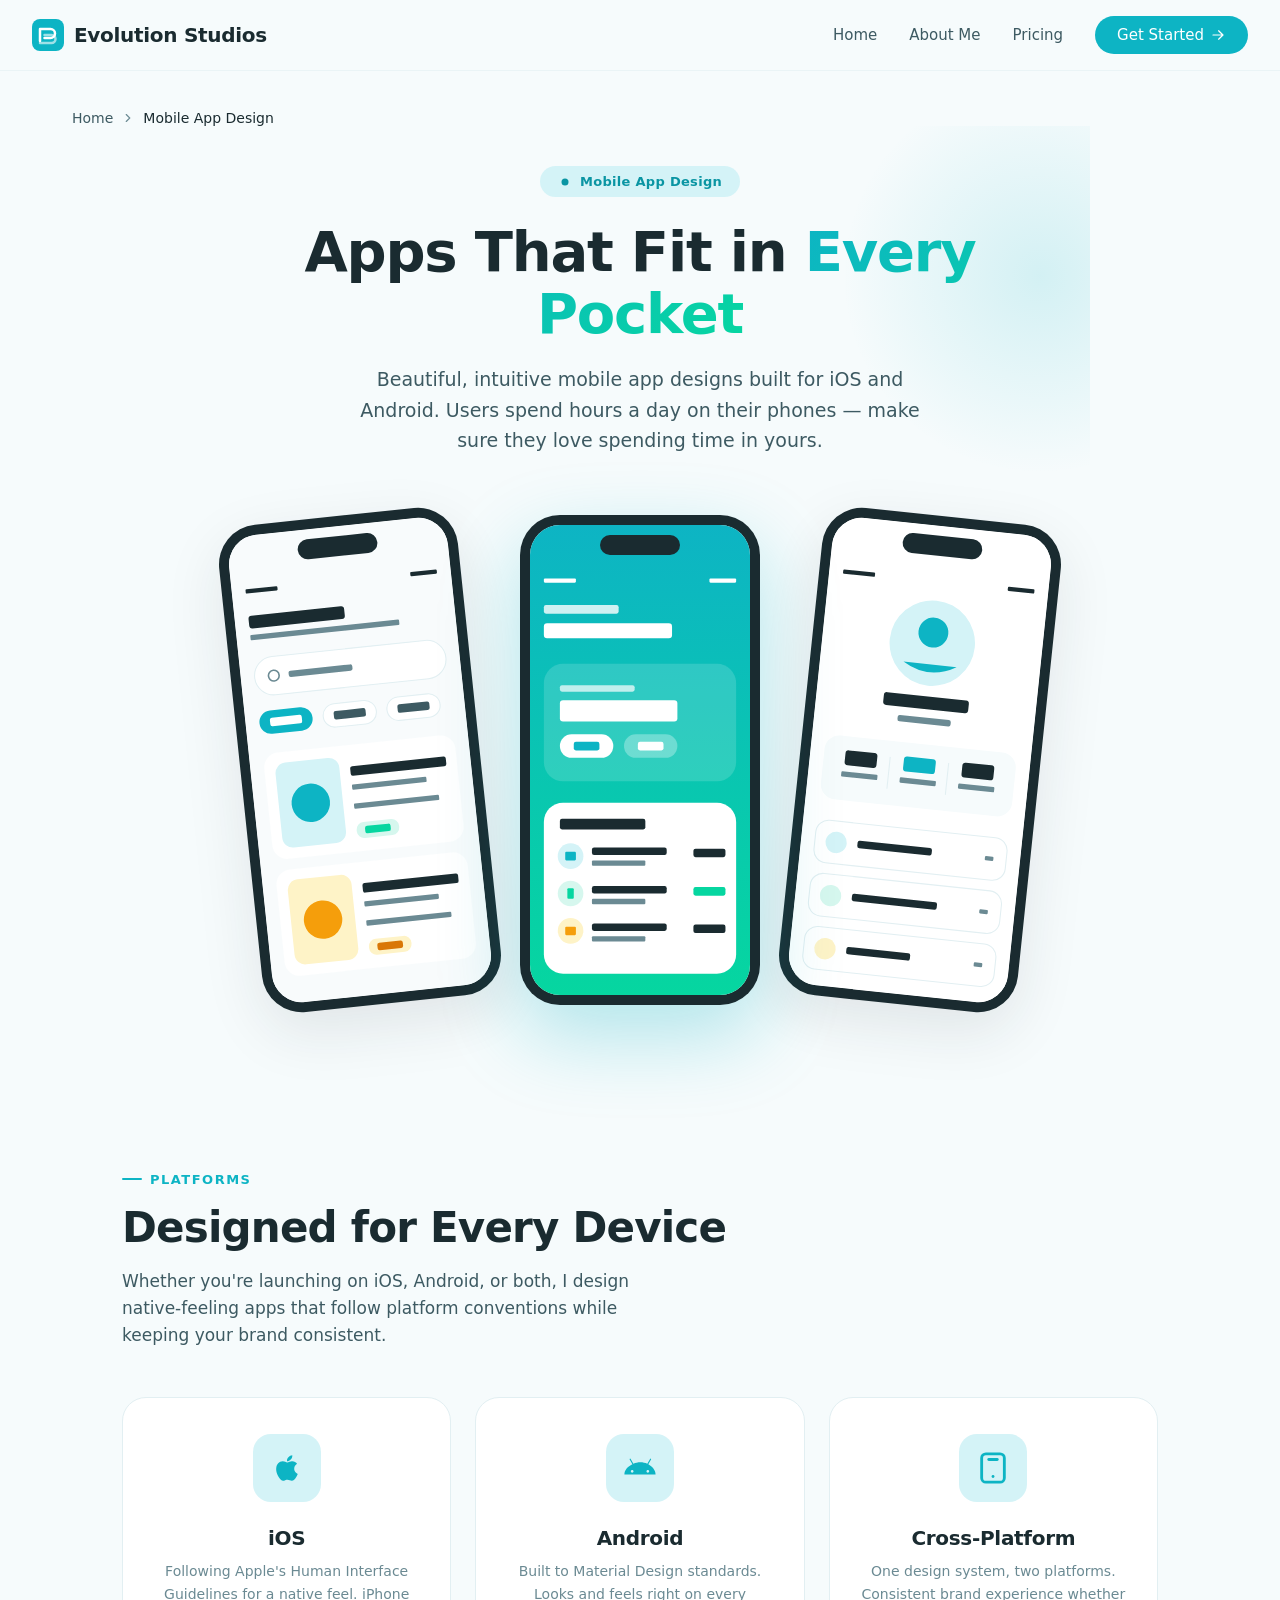
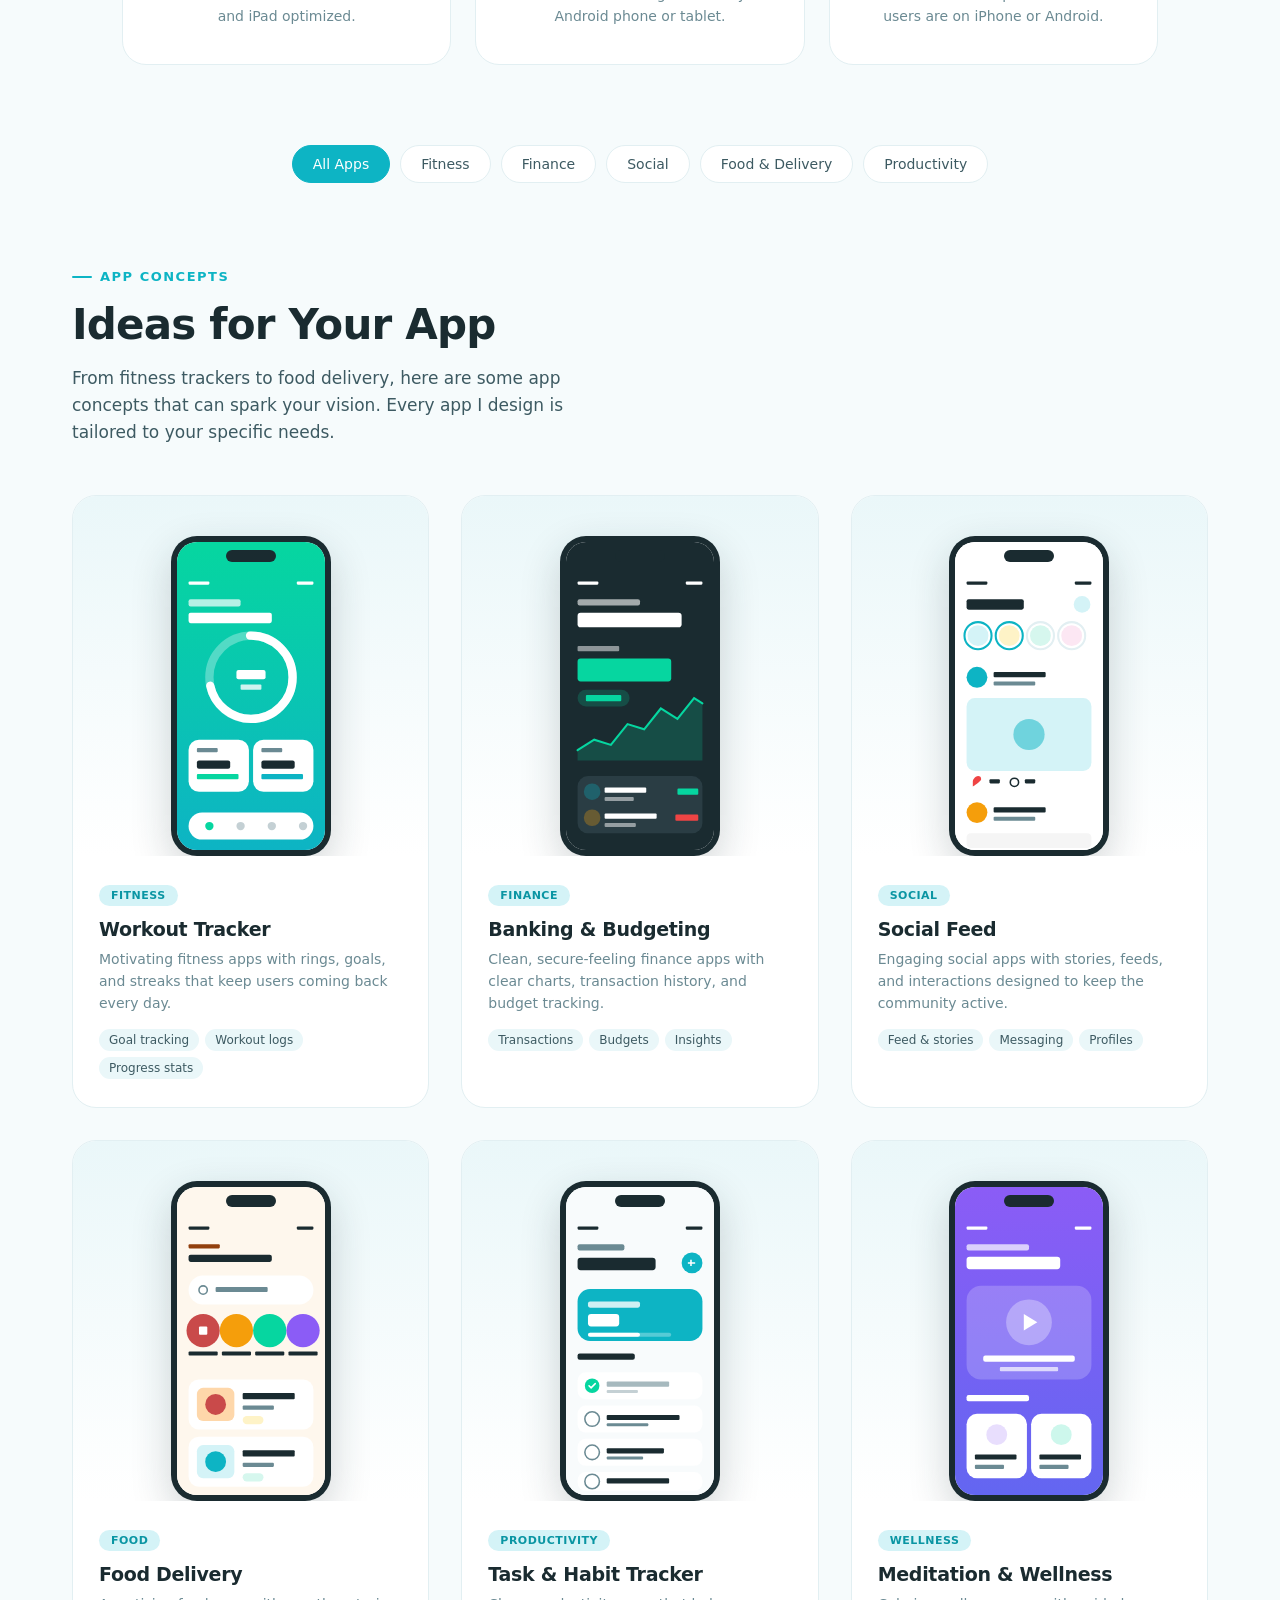
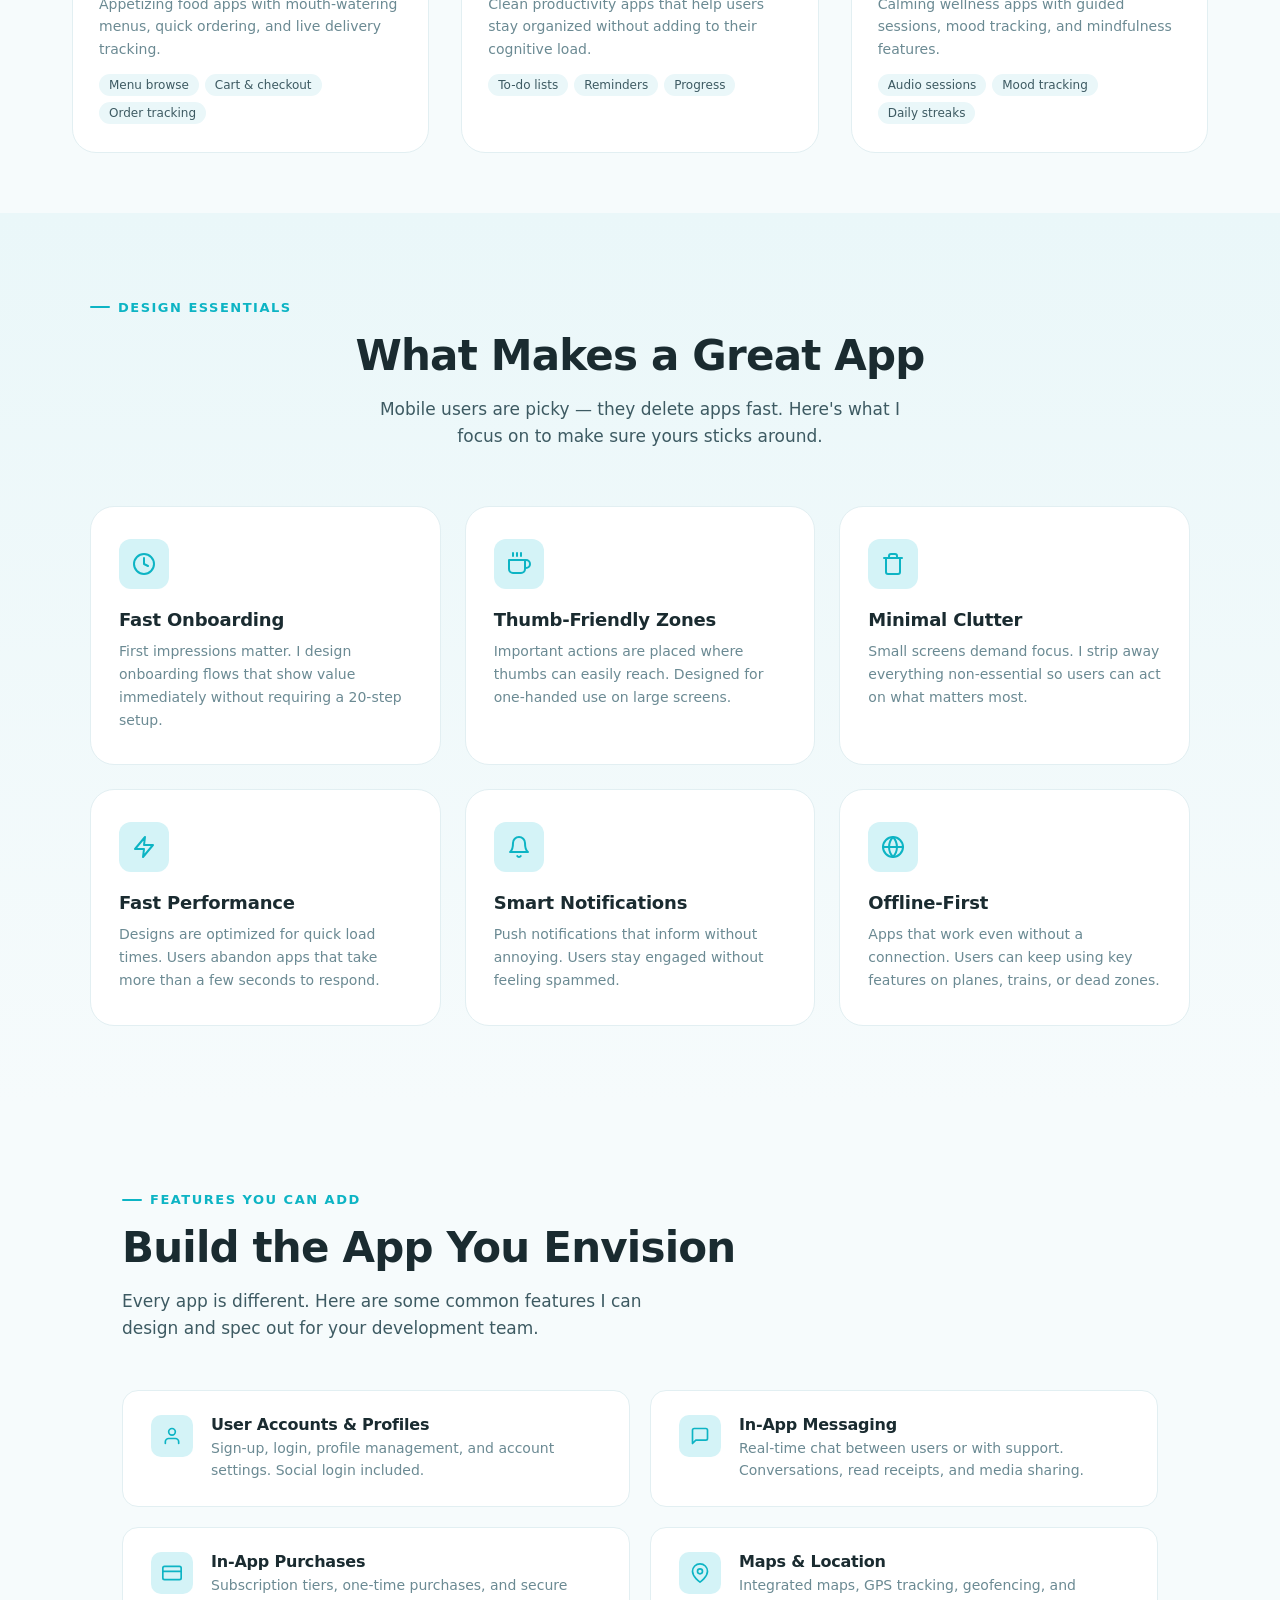
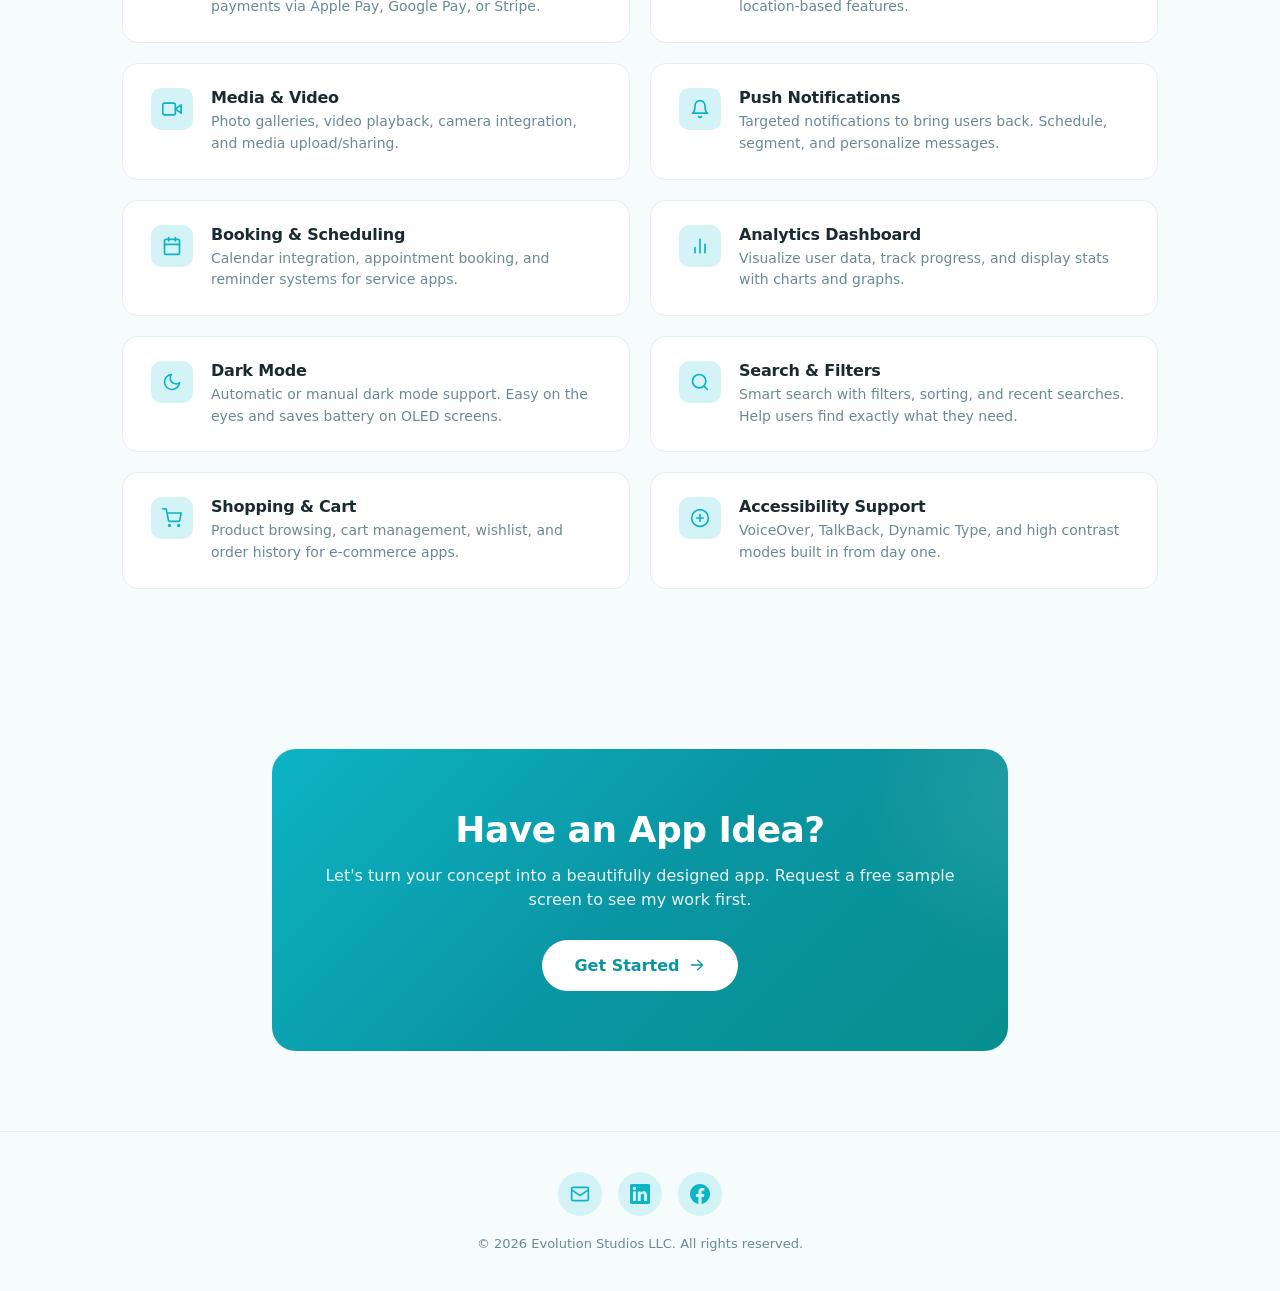
<file: web files/mobile-app.html>
<!DOCTYPE html>
<html lang="en">
<head>
<!-- Google tag (gtag.js) -->
<script async src="https://www.googletagmanager.com/gtag/js?id=G-BLVY6RMLWH"></script>
<script>
  window.dataLayer = window.dataLayer || [];
  function gtag(){dataLayer.push(arguments);}
  gtag('js', new Date());

  gtag('config', 'G-BLVY6RMLWH');
</script>
<meta charset="UTF-8">
<meta name="viewport" content="width=device-width, initial-scale=1.0">
<title>Mobile App Design Ideas & Examples — Evolution Studios</title>
<link rel="stylesheet" href="https://myfonts.neocities.org/fonts.css">
<style>

/* ============ VARIABLES ============ */
:root {
  --bg-primary: #f6fbfc;
  --bg-hero: #eaf7f9;
  --text-dark: #1a2b30;
  --text-mid: #3d5a62;
  --text-light: #6b8a93;
  --accent: #0db4c4;
  --accent-dark: #0a95a3;
  --accent-light: #d4f3f7;
  --accent-glow: rgba(13, 180, 196, 0.15);
  --white: #ffffff;
  --card-bg: #ffffff;
  --card-border: #e2eff2;
  --shadow-sm: 0 1px 3px rgba(26, 43, 48, 0.06);
  --shadow-md: 0 8px 30px rgba(26, 43, 48, 0.08);
  --shadow-lg: 0 20px 60px rgba(26, 43, 48, 0.1);
  --radius-sm: 10px;
  --radius-md: 16px;
  --radius-lg: 24px;
  --font-body: 'DM Sans', system-ui, -apple-system, sans-serif;
  --font-display: 'Outfit', system-ui, sans-serif;
}
/* ============ RESET ============ */
*, *::before, *::after { margin: 0; padding: 0; box-sizing: border-box; }
html { scroll-behavior: smooth; }
body {
  font-family: var(--font-body);
  color: var(--text-dark);
  background: var(--bg-primary);
  -webkit-font-smoothing: antialiased;
  overflow-x: hidden;
}
a { text-decoration: none; color: inherit; }

/* ============ NAV ============ */
.nav {
  position: fixed;
  top: 0; left: 0; right: 0;
  z-index: 100;
  padding: 16px 32px;
  display: flex;
  align-items: center;
  justify-content: space-between;
  background: rgba(246, 251, 252, 0.85);
  backdrop-filter: blur(20px);
  -webkit-backdrop-filter: blur(20px);
  border-bottom: 1px solid rgba(226, 239, 242, 0.6);
  transition: box-shadow 0.3s;
}
.nav.scrolled { box-shadow: var(--shadow-sm); }
.nav-logo {
  display: flex; align-items: center; gap: 10px;
  font-family: var(--font-display);
  font-weight: 700; font-size: 20px;
  color: var(--text-dark);
  letter-spacing: -0.3px;
}
.nav-links { display: flex; gap: 32px; align-items: center; }
.nav-links a {
  font-size: 15px; font-weight: 500;
  color: var(--text-mid);
  transition: color 0.2s;
}
.nav-links a:hover { color: var(--accent); }
.nav-cta {
  display: inline-flex; align-items: center; gap: 6px;
  padding: 10px 22px;
  background: var(--accent);
  color: var(--white) !important;
  font-weight: 600; font-size: 14px;
  border-radius: 50px;
  transition: background 0.2s, transform 0.2s;
}
.nav-cta:hover { background: var(--accent-dark); transform: translateY(-1px); }
.nav-toggle { display: none; background: none; border: none; cursor: pointer; padding: 4px; }
.nav-toggle span {
  display: block; width: 24px; height: 2px; background: var(--text-dark);
  margin: 6px 0; border-radius: 2px; transition: 0.3s;
}

/* ============ BREADCRUMB ============ */
.breadcrumb {
  padding: 110px 32px 0;
  max-width: 1200px;
  margin: 0 auto;
  font-size: 14px;
  color: var(--text-light);
  display: flex;
  align-items: center;
  gap: 8px;
}
.breadcrumb a { color: var(--text-mid); transition: color 0.2s; }
.breadcrumb a:hover { color: var(--accent); }
.breadcrumb svg { width: 14px; height: 14px; }
.breadcrumb .current { color: var(--text-dark); font-weight: 500; }

/* ============ PAGE HERO ============ */
.page-hero {
  padding: 40px 32px 20px;
  text-align: center;
  position: relative;
  overflow: hidden;
  max-width: 900px;
  margin: 0 auto;
}
.page-hero::before {
  content: '';
  position: absolute;
  top: -50px; right: -150px;
  width: 400px; height: 400px;
  background: radial-gradient(circle, var(--accent-glow) 0%, transparent 70%);
  pointer-events: none;
  z-index: -1;
}
.hero-badge {
  display: inline-flex;
  align-items: center;
  gap: 8px;
  padding: 8px 18px;
  background: var(--accent-light);
  color: var(--accent-dark);
  font-size: 13px;
  font-weight: 600;
  border-radius: 50px;
  margin-bottom: 24px;
  letter-spacing: 0.3px;
  animation: fadeUp 0.6s ease both;
}
.hero-badge svg { width: 14px; height: 14px; }
.page-hero h1 {
  font-family: var(--font-display);
  font-size: clamp(32px, 5vw, 56px);
  font-weight: 800;
  letter-spacing: -1.2px;
  line-height: 1.1;
  margin-bottom: 20px;
  animation: fadeUp 0.6s 0.1s ease both;
}
.page-hero h1 .highlight {
  background: linear-gradient(135deg, var(--accent), #06d6a0);
  -webkit-background-clip: text;
  -webkit-text-fill-color: transparent;
  background-clip: text;
}
.page-hero p {
  font-size: clamp(16px, 2vw, 19px);
  color: var(--text-mid);
  line-height: 1.6;
  max-width: 600px;
  margin: 0 auto;
  animation: fadeUp 0.6s 0.2s ease both;
}

/* ============ PHONE HERO SHOWCASE ============ */
.phone-showcase {
  max-width: 1100px;
  margin: 0 auto 80px;
  padding: 40px 32px;
  display: flex;
  justify-content: center;
  align-items: center;
  gap: 40px;
  flex-wrap: wrap;
  animation: fadeUp 0.8s 0.3s ease both;
}
.phone-frame {
  width: 240px;
  height: 490px;
  background: #1a2b30;
  border-radius: 40px;
  padding: 10px;
  box-shadow: var(--shadow-lg);
  position: relative;
  flex-shrink: 0;
  transition: transform 0.4s ease;
}
.phone-frame:hover { transform: translateY(-10px); }
.phone-frame::before {
  content: '';
  position: absolute;
  top: 20px; left: 50%;
  transform: translateX(-50%);
  width: 80px; height: 20px;
  background: #1a2b30;
  border-radius: 10px;
  z-index: 2;
}
.phone-screen {
  width: 100%;
  height: 100%;
  border-radius: 30px;
  overflow: hidden;
  background: #fff;
  position: relative;
}
.phone-screen svg {
  width: 100%;
  height: 100%;
  display: block;
}
.phone-frame.tilt-left { transform: rotate(-6deg); }
.phone-frame.tilt-left:hover { transform: rotate(-6deg) translateY(-10px); }
.phone-frame.tilt-right { transform: rotate(6deg); }
.phone-frame.tilt-right:hover { transform: rotate(6deg) translateY(-10px); }
.phone-frame.center { z-index: 2; box-shadow: 0 30px 80px rgba(13, 180, 196, 0.3); }

/* ============ PLATFORM CARDS ============ */
.platforms-section {
  padding: 40px 32px 80px;
  max-width: 1100px;
  margin: 0 auto;
}
.section-label {
  display: inline-flex;
  align-items: center;
  gap: 8px;
  font-size: 13px;
  font-weight: 600;
  color: var(--accent);
  text-transform: uppercase;
  letter-spacing: 1.5px;
  margin-bottom: 16px;
}
.section-label::before {
  content: '';
  width: 20px; height: 2px;
  background: var(--accent);
  border-radius: 2px;
}
.platforms-section h2 {
  font-family: var(--font-display);
  font-size: clamp(28px, 4vw, 42px);
  font-weight: 700;
  letter-spacing: -0.8px;
  margin-bottom: 16px;
}
.platforms-section .section-desc {
  color: var(--text-mid);
  font-size: 17px;
  line-height: 1.6;
  max-width: 560px;
  margin-bottom: 48px;
}
.platforms-grid {
  display: grid;
  grid-template-columns: repeat(3, 1fr);
  gap: 24px;
}
.platform-card {
  background: var(--card-bg);
  border: 1px solid var(--card-border);
  border-radius: var(--radius-lg);
  padding: 36px 30px;
  transition: all 0.35s;
  text-align: center;
}
.platform-card:hover {
  transform: translateY(-6px);
  box-shadow: var(--shadow-lg);
  border-color: var(--accent);
}
.platform-icon {
  width: 68px; height: 68px;
  border-radius: 18px;
  background: var(--accent-light);
  display: flex;
  align-items: center;
  justify-content: center;
  margin: 0 auto 24px;
}
.platform-icon svg { width: 34px; height: 34px; color: var(--accent); }
.platform-card h3 {
  font-family: var(--font-display);
  font-size: 20px;
  font-weight: 700;
  margin-bottom: 10px;
  letter-spacing: -0.3px;
}
.platform-card p {
  color: var(--text-light);
  font-size: 14px;
  line-height: 1.6;
}

/* ============ FILTER TABS ============ */
.filter-tabs {
  display: flex;
  justify-content: center;
  flex-wrap: wrap;
  gap: 10px;
  padding: 0 32px 40px;
  max-width: 1000px;
  margin: 0 auto;
}
.filter-tab {
  padding: 10px 20px;
  background: var(--white);
  border: 1.5px solid var(--card-border);
  border-radius: 50px;
  font-family: var(--font-body);
  font-weight: 500;
  font-size: 14px;
  color: var(--text-mid);
  cursor: pointer;
  transition: all 0.2s;
}
.filter-tab:hover {
  border-color: var(--accent);
  color: var(--accent);
}
.filter-tab.active {
  background: var(--accent);
  color: var(--white);
  border-color: var(--accent);
}

/* ============ APP EXAMPLES ============ */
.apps-section {
  padding: 40px 32px 60px;
  max-width: 1200px;
  margin: 0 auto;
}
.apps-section h2 {
  font-family: var(--font-display);
  font-size: clamp(28px, 4vw, 42px);
  font-weight: 700;
  letter-spacing: -0.8px;
  margin-bottom: 16px;
}
.apps-section .section-desc {
  color: var(--text-mid);
  font-size: 17px;
  line-height: 1.6;
  max-width: 560px;
  margin-bottom: 48px;
}
.apps-grid {
  display: grid;
  grid-template-columns: repeat(3, 1fr);
  gap: 32px;
}
.app-card {
  background: var(--card-bg);
  border: 1px solid var(--card-border);
  border-radius: var(--radius-lg);
  overflow: hidden;
  transition: all 0.35s ease;
  display: flex;
  flex-direction: column;
}
.app-card:hover {
  transform: translateY(-6px);
  box-shadow: var(--shadow-lg);
  border-color: transparent;
}
.app-preview {
  padding: 40px 20px 0;
  background: linear-gradient(180deg, var(--bg-hero), var(--white));
  display: flex;
  justify-content: center;
  position: relative;
  overflow: hidden;
}
.mini-phone {
  width: 160px;
  height: 320px;
  background: #1a2b30;
  border-radius: 26px;
  padding: 6px;
  box-shadow: 0 15px 40px rgba(26, 43, 48, 0.2);
  position: relative;
  z-index: 1;
}
.mini-phone::before {
  content: '';
  position: absolute;
  top: 14px; left: 50%;
  transform: translateX(-50%);
  width: 50px; height: 12px;
  background: #1a2b30;
  border-radius: 6px;
  z-index: 2;
}
.mini-screen {
  width: 100%;
  height: 100%;
  border-radius: 20px;
  overflow: hidden;
  background: #fff;
}
.mini-screen svg {
  width: 100%;
  height: 100%;
  display: block;
}
.app-info {
  padding: 28px 26px;
}
.app-tag {
  display: inline-block;
  padding: 4px 12px;
  background: var(--accent-light);
  color: var(--accent-dark);
  font-size: 11px;
  font-weight: 700;
  letter-spacing: 0.5px;
  text-transform: uppercase;
  border-radius: 50px;
  margin-bottom: 12px;
}
.app-info h3 {
  font-family: var(--font-display);
  font-size: 19px;
  font-weight: 700;
  margin-bottom: 8px;
  letter-spacing: -0.3px;
}
.app-info p {
  color: var(--text-light);
  font-size: 14px;
  line-height: 1.6;
  margin-bottom: 14px;
}
.app-features {
  display: flex;
  flex-wrap: wrap;
  gap: 6px;
}
.feature-chip {
  font-size: 12px;
  padding: 4px 10px;
  background: var(--bg-hero);
  color: var(--text-mid);
  border-radius: 50px;
  font-weight: 500;
}

/* ============ DESIGN ESSENTIALS ============ */
.essentials-section {
  padding: 80px 32px;
  background: linear-gradient(180deg, var(--bg-hero) 0%, var(--bg-primary) 100%);
}
.essentials-inner {
  max-width: 1100px;
  margin: 0 auto;
}
.essentials-inner h2 {
  font-family: var(--font-display);
  font-size: clamp(28px, 4vw, 42px);
  font-weight: 700;
  letter-spacing: -0.8px;
  margin-bottom: 16px;
  text-align: center;
}
.essentials-inner .section-desc {
  color: var(--text-mid);
  font-size: 17px;
  line-height: 1.6;
  max-width: 560px;
  margin: 0 auto 56px;
  text-align: center;
}
.essentials-grid {
  display: grid;
  grid-template-columns: repeat(3, 1fr);
  gap: 24px;
}
.essential-card {
  background: var(--white);
  border: 1px solid var(--card-border);
  border-radius: var(--radius-lg);
  padding: 32px 28px;
  transition: all 0.3s;
}
.essential-card:hover {
  transform: translateY(-4px);
  box-shadow: var(--shadow-md);
}
.essential-icon {
  width: 50px; height: 50px;
  border-radius: 12px;
  background: var(--accent-light);
  display: flex;
  align-items: center;
  justify-content: center;
  margin-bottom: 20px;
}
.essential-icon svg { width: 24px; height: 24px; color: var(--accent); }
.essential-card h3 {
  font-family: var(--font-display);
  font-size: 18px;
  font-weight: 700;
  margin-bottom: 10px;
  letter-spacing: -0.2px;
}
.essential-card p {
  color: var(--text-light);
  font-size: 14px;
  line-height: 1.65;
}

/* ============ FEATURES COMPARISON ============ */
.features-section {
  padding: 80px 32px;
  max-width: 1100px;
  margin: 0 auto;
}
.features-section h2 {
  font-family: var(--font-display);
  font-size: clamp(28px, 4vw, 42px);
  font-weight: 700;
  letter-spacing: -0.8px;
  margin-bottom: 16px;
}
.features-section .section-desc {
  color: var(--text-mid);
  font-size: 17px;
  line-height: 1.6;
  max-width: 560px;
  margin-bottom: 48px;
}
.features-grid {
  display: grid;
  grid-template-columns: repeat(2, 1fr);
  gap: 20px;
}
.feature-item {
  background: var(--white);
  border: 1px solid var(--card-border);
  border-radius: var(--radius-md);
  padding: 24px 28px;
  display: flex;
  align-items: flex-start;
  gap: 18px;
  transition: all 0.25s;
}
.feature-item:hover {
  border-color: var(--accent);
  transform: translateX(4px);
}
.feature-icon {
  width: 42px; height: 42px;
  border-radius: 10px;
  background: var(--accent-light);
  display: flex;
  align-items: center;
  justify-content: center;
  flex-shrink: 0;
}
.feature-icon svg { width: 20px; height: 20px; color: var(--accent); }
.feature-text h4 {
  font-family: var(--font-display);
  font-size: 16px;
  font-weight: 700;
  margin-bottom: 4px;
  letter-spacing: -0.2px;
}
.feature-text p {
  font-size: 14px;
  color: var(--text-light);
  line-height: 1.55;
}

/* ============ CTA ============ */
.cta-section {
  padding: 80px 32px;
  max-width: 800px;
  margin: 0 auto;
  text-align: center;
}
.cta-box {
  background: linear-gradient(135deg, #0db4c4 0%, #0a95a3 50%, #078f8e 100%);
  border-radius: var(--radius-lg);
  padding: 60px 48px;
  color: var(--white);
  position: relative;
  overflow: hidden;
}
.cta-box::before {
  content: '';
  position: absolute;
  top: -50%; right: -30%;
  width: 400px; height: 400px;
  background: radial-gradient(circle, rgba(255,255,255,0.1) 0%, transparent 60%);
  pointer-events: none;
}
.cta-box h2 {
  font-family: var(--font-display);
  font-size: clamp(26px, 4vw, 36px);
  font-weight: 700;
  letter-spacing: -0.5px;
  margin-bottom: 14px;
}
.cta-box p {
  font-size: 16px;
  opacity: 0.9;
  margin-bottom: 28px;
  line-height: 1.5;
}
.btn-white {
  display: inline-flex;
  align-items: center;
  gap: 8px;
  padding: 16px 32px;
  background: var(--white);
  color: var(--accent-dark);
  font-family: var(--font-body);
  font-weight: 700;
  font-size: 16px;
  border: none;
  border-radius: 50px;
  cursor: pointer;
  transition: all 0.25s;
}
.btn-white:hover {
  transform: translateY(-2px);
  box-shadow: 0 8px 30px rgba(0,0,0,0.15);
}

/* ============ FOOTER ============ */
.site-footer {
  padding: 40px 32px;
  text-align: center;
  border-top: 1px solid var(--card-border);
}
.footer-inner { max-width: 600px; margin: 0 auto; }
.footer-socials {
  display: flex;
  justify-content: center;
  gap: 16px;
  margin-bottom: 20px;
}
.social-link {
  width: 44px; height: 44px;
  border-radius: 50%;
  background: var(--accent-light);
  display: flex;
  align-items: center;
  justify-content: center;
  transition: all 0.25s;
}
.social-link:hover { background: var(--accent); transform: translateY(-2px); }
.social-link:hover svg { color: var(--white); }
.social-link svg { width: 20px; height: 20px; color: var(--accent); }
.footer-copy { font-size: 13px; color: var(--text-light); }

/* ============ ANIMATIONS ============ */
@keyframes fadeUp {
  from { opacity: 0; transform: translateY(20px); }
  to { opacity: 1; transform: translateY(0); }
}
.app-card.hidden { display: none; }

/* ============ RESPONSIVE ============ */
@media (max-width: 900px) {
  .platforms-grid { grid-template-columns: 1fr; max-width: 400px; margin: 0 auto; }
  .apps-grid { grid-template-columns: repeat(2, 1fr); gap: 24px; }
  .essentials-grid { grid-template-columns: repeat(2, 1fr); }
  .features-grid { grid-template-columns: 1fr; }
}
@media (max-width: 700px) {
  .nav-links { display: none; }
  .nav-toggle { display: block; }
  .nav-links.open {
    display: flex; flex-direction: column;
    position: absolute; top: 100%; left: 0; right: 0;
    background: var(--bg-primary);
    padding: 24px 32px;
    border-bottom: 1px solid var(--card-border);
    box-shadow: var(--shadow-md);
  }
  .apps-grid { grid-template-columns: 1fr; max-width: 360px; margin: 0 auto; }
  .essentials-grid { grid-template-columns: 1fr; }
  .phone-frame.tilt-left, .phone-frame.tilt-right { display: none; }
  .breadcrumb, .page-hero, .phone-showcase, .filter-tabs,
  .platforms-section, .apps-section, .essentials-section,
  .features-section, .cta-section { padding-left: 20px; padding-right: 20px; }
  .cta-box { padding: 44px 24px; }
}
</style>
</head>
<body>

<!-- ===== NAV ===== -->
<nav class="nav" id="mainNav">
  <a href="index.html" class="nav-logo">
    <svg width="32" height="32" viewBox="0 0 32 32" fill="none">
      <rect width="32" height="32" rx="8" fill="#0db4c4"/>
      <path d="M8 22V10h10.5a4.5 4.5 0 010 9H12.5" stroke="#fff" stroke-width="2.5" stroke-linecap="round" stroke-linejoin="round"/>
      <path d="M12.5 16h7a4 4 0 010 8H8" stroke="#fff" stroke-width="2.5" stroke-linecap="round" stroke-linejoin="round" opacity="0.6"/>
    </svg>
    Evolution Studios
  </a>
  <div class="nav-links" id="navLinks">
    <a href="index.html">Home</a>
    <a href="aboutme.html">About Me</a>
    <a href="get-started.html">Pricing</a>
    <a href="get-started.html" class="nav-cta">
      Get Started
      <svg viewBox="0 0 20 20" fill="currentColor" width="16" height="16"><path fill-rule="evenodd" d="M3 10a.75.75 0 01.75-.75h10.638L10.23 5.29a.75.75 0 111.04-1.08l5.5 5.25a.75.75 0 010 1.08l-5.5 5.25a.75.75 0 11-1.04-1.08l4.158-3.96H3.75A.75.75 0 013 10z"/></svg>
    </a>
  </div>
  <button class="nav-toggle" id="navToggle" aria-label="Toggle menu">
    <span></span><span></span><span></span>
  </button>
</nav>

<!-- ===== BREADCRUMB ===== -->
<div class="breadcrumb">
  <a href="index.html">Home</a>
  <svg viewBox="0 0 24 24" fill="none" stroke="currentColor" stroke-width="2" stroke-linecap="round"><polyline points="9 18 15 12 9 6"/></svg>
  <span class="current">Mobile App Design</span>
</div>

<!-- ===== HERO ===== -->
<section class="page-hero">
  <div class="hero-badge">
    <svg viewBox="0 0 16 16" fill="currentColor"><circle cx="8" cy="8" r="4"/></svg>
    Mobile App Design
  </div>
  <h1>Apps That Fit in <span class="highlight">Every Pocket</span></h1>
  <p>Beautiful, intuitive mobile app designs built for iOS and Android. Users spend hours a day on their phones — make sure they love spending time in yours.</p>
</section>

<!-- ===== PHONE HERO SHOWCASE ===== -->
<div class="phone-showcase">

  <!-- Left phone -->
  <div class="phone-frame tilt-left">
    <div class="phone-screen">
      <svg viewBox="0 0 220 440" xmlns="http://www.w3.org/2000/svg" preserveAspectRatio="xMidYMid slice">
        <rect width="220" height="440" fill="#f8fbfc"/>
        <!-- Status bar -->
        <rect x="20" y="50" width="30" height="4" rx="1" fill="#1a2b30"/>
        <rect x="175" y="50" width="25" height="4" rx="1" fill="#1a2b30"/>
        <!-- Header -->
        <rect x="20" y="75" width="90" height="12" rx="3" fill="#1a2b30"/>
        <rect x="20" y="93" width="140" height="5" rx="1" fill="#6b8a93"/>
        <!-- Search -->
        <rect x="20" y="115" width="180" height="36" rx="18" fill="#fff" stroke="#e2eff2"/>
        <circle cx="38" cy="133" r="5" fill="none" stroke="#6b8a93" stroke-width="1.5"/>
        <rect x="52" y="130" width="60" height="6" rx="2" fill="#6b8a93"/>
        <!-- Category pills -->
        <rect x="20" y="165" width="50" height="22" rx="11" fill="#0db4c4"/>
        <rect x="30" y="172" width="30" height="8" rx="2" fill="#fff"/>
        <rect x="80" y="165" width="50" height="22" rx="11" fill="#fff" stroke="#e2eff2"/>
        <rect x="90" y="172" width="30" height="8" rx="2" fill="#3d5a62"/>
        <rect x="140" y="165" width="50" height="22" rx="11" fill="#fff" stroke="#e2eff2"/>
        <rect x="150" y="172" width="30" height="8" rx="2" fill="#3d5a62"/>
        <!-- Card 1 -->
        <rect x="20" y="205" width="180" height="100" rx="14" fill="#fff"/>
        <rect x="30" y="215" width="60" height="80" rx="10" fill="#d4f3f7"/>
        <circle cx="60" cy="255" r="18" fill="#0db4c4"/>
        <rect x="100" y="225" width="90" height="9" rx="2" fill="#1a2b30"/>
        <rect x="100" y="242" width="70" height="5" rx="1" fill="#6b8a93"/>
        <rect x="100" y="260" width="80" height="5" rx="1" fill="#6b8a93"/>
        <rect x="100" y="278" width="40" height="15" rx="7" fill="#d6f7ee"/>
        <rect x="108" y="282" width="24" height="7" rx="2" fill="#06d6a0"/>
        <!-- Card 2 -->
        <rect x="20" y="315" width="180" height="100" rx="14" fill="#fff"/>
        <rect x="30" y="325" width="60" height="80" rx="10" fill="#fef3c7"/>
        <circle cx="60" cy="365" r="18" fill="#f59e0b"/>
        <rect x="100" y="335" width="90" height="9" rx="2" fill="#1a2b30"/>
        <rect x="100" y="352" width="70" height="5" rx="1" fill="#6b8a93"/>
        <rect x="100" y="370" width="80" height="5" rx="1" fill="#6b8a93"/>
        <rect x="100" y="388" width="40" height="15" rx="7" fill="#fef3c7"/>
        <rect x="108" y="392" width="24" height="7" rx="2" fill="#d97706"/>
      </svg>
    </div>
  </div>

  <!-- Center phone -->
  <div class="phone-frame center">
    <div class="phone-screen">
      <svg viewBox="0 0 220 440" xmlns="http://www.w3.org/2000/svg" preserveAspectRatio="xMidYMid slice">
        <defs>
          <linearGradient id="centerBg" x1="0" y1="0" x2="0" y2="1">
            <stop offset="0%" stop-color="#0db4c4"/>
            <stop offset="100%" stop-color="#06d6a0"/>
          </linearGradient>
        </defs>
        <rect width="220" height="440" fill="url(#centerBg)"/>
        <!-- Status bar -->
        <rect x="20" y="50" width="30" height="4" rx="1" fill="#fff"/>
        <rect x="175" y="50" width="25" height="4" rx="1" fill="#fff"/>
        <!-- Header -->
        <rect x="20" y="75" width="70" height="8" rx="2" fill="#fff" opacity="0.8"/>
        <rect x="20" y="92" width="120" height="14" rx="3" fill="#fff"/>
        <!-- Balance card -->
        <rect x="20" y="130" width="180" height="110" rx="18" fill="#fff" opacity="0.15"/>
        <rect x="35" y="150" width="70" height="6" rx="2" fill="#fff" opacity="0.7"/>
        <rect x="35" y="164" width="110" height="20" rx="3" fill="#fff"/>
        <rect x="35" y="196" width="50" height="22" rx="11" fill="#fff"/>
        <rect x="48" y="203" width="24" height="8" rx="2" fill="#0db4c4"/>
        <rect x="95" y="196" width="50" height="22" rx="11" fill="#fff" opacity="0.3"/>
        <rect x="108" y="203" width="24" height="8" rx="2" fill="#fff"/>
        <!-- List -->
        <rect x="20" y="260" width="180" height="160" rx="18" fill="#fff"/>
        <rect x="35" y="275" width="80" height="10" rx="2" fill="#1a2b30"/>
        <circle cx="45" cy="310" r="12" fill="#d4f3f7"/>
        <rect x="40" y="306" width="10" height="8" rx="1" fill="#0db4c4"/>
        <rect x="65" y="302" width="70" height="7" rx="2" fill="#1a2b30"/>
        <rect x="65" y="314" width="50" height="5" rx="1" fill="#6b8a93"/>
        <rect x="160" y="303" width="30" height="8" rx="2" fill="#1a2b30"/>
        <circle cx="45" cy="345" r="12" fill="#d6f7ee"/>
        <rect x="42" y="340" width="6" height="10" rx="1" fill="#06d6a0"/>
        <rect x="65" y="338" width="70" height="7" rx="2" fill="#1a2b30"/>
        <rect x="65" y="350" width="50" height="5" rx="1" fill="#6b8a93"/>
        <rect x="160" y="339" width="30" height="8" rx="2" fill="#06d6a0"/>
        <circle cx="45" cy="380" r="12" fill="#fef3c7"/>
        <rect x="40" y="376" width="10" height="8" rx="1" fill="#f59e0b"/>
        <rect x="65" y="373" width="70" height="7" rx="2" fill="#1a2b30"/>
        <rect x="65" y="385" width="50" height="5" rx="1" fill="#6b8a93"/>
        <rect x="160" y="374" width="30" height="8" rx="2" fill="#1a2b30"/>
      </svg>
    </div>
  </div>

  <!-- Right phone -->
  <div class="phone-frame tilt-right">
    <div class="phone-screen">
      <svg viewBox="0 0 220 440" xmlns="http://www.w3.org/2000/svg" preserveAspectRatio="xMidYMid slice">
        <rect width="220" height="440" fill="#fff"/>
        <!-- Status bar -->
        <rect x="20" y="50" width="30" height="4" rx="1" fill="#1a2b30"/>
        <rect x="175" y="50" width="25" height="4" rx="1" fill="#1a2b30"/>
        <!-- Profile header -->
        <circle cx="110" cy="110" r="40" fill="#d4f3f7"/>
        <circle cx="110" cy="100" r="14" fill="#0db4c4"/>
        <path d="M85 130 Q110 145 135 130" fill="#0db4c4"/>
        <rect x="70" y="160" width="80" height="12" rx="3" fill="#1a2b30"/>
        <rect x="85" y="180" width="50" height="6" rx="2" fill="#6b8a93"/>
        <!-- Stats row -->
        <rect x="20" y="205" width="180" height="60" rx="14" fill="#f6fbfc"/>
        <rect x="40" y="218" width="30" height="14" rx="3" fill="#1a2b30"/>
        <rect x="38" y="238" width="34" height="5" rx="1" fill="#6b8a93"/>
        <line x1="82" y1="220" x2="82" y2="250" stroke="#e2eff2"/>
        <rect x="95" y="218" width="30" height="14" rx="3" fill="#0db4c4"/>
        <rect x="93" y="238" width="34" height="5" rx="1" fill="#6b8a93"/>
        <line x1="137" y1="220" x2="137" y2="250" stroke="#e2eff2"/>
        <rect x="150" y="218" width="30" height="14" rx="3" fill="#1a2b30"/>
        <rect x="148" y="238" width="34" height="5" rx="1" fill="#6b8a93"/>
        <!-- Menu rows -->
        <rect x="20" y="285" width="180" height="40" rx="12" fill="#fff" stroke="#e2eff2"/>
        <circle cx="40" cy="305" r="10" fill="#d4f3f7"/>
        <rect x="60" y="301" width="70" height="7" rx="2" fill="#1a2b30"/>
        <rect x="180" y="303" width="8" height="4" rx="1" fill="#6b8a93"/>
        <rect x="20" y="335" width="180" height="40" rx="12" fill="#fff" stroke="#e2eff2"/>
        <circle cx="40" cy="355" r="10" fill="#d6f7ee"/>
        <rect x="60" y="351" width="80" height="7" rx="2" fill="#1a2b30"/>
        <rect x="180" y="353" width="8" height="4" rx="1" fill="#6b8a93"/>
        <rect x="20" y="385" width="180" height="40" rx="12" fill="#fff" stroke="#e2eff2"/>
        <circle cx="40" cy="405" r="10" fill="#fef3c7"/>
        <rect x="60" y="401" width="60" height="7" rx="2" fill="#1a2b30"/>
        <rect x="180" y="403" width="8" height="4" rx="1" fill="#6b8a93"/>
      </svg>
    </div>
  </div>

</div>

<!-- ===== PLATFORMS ===== -->
<section class="platforms-section">
  <div class="section-label">Platforms</div>
  <h2>Designed for Every Device</h2>
  <p class="section-desc">Whether you're launching on iOS, Android, or both, I design native-feeling apps that follow platform conventions while keeping your brand consistent.</p>

  <div class="platforms-grid">

    <div class="platform-card">
      <div class="platform-icon">
        <svg viewBox="0 0 24 24" fill="currentColor">
          <path d="M17.05 20.28c-.98.95-2.05.8-3.08.35-1.09-.46-2.09-.48-3.24 0-1.44.62-2.2.44-3.06-.35C2.79 15.25 3.51 7.59 9.05 7.31c1.35.07 2.29.74 3.08.8 1.18-.24 2.31-.93 3.57-.84 1.51.12 2.65.72 3.4 1.8-3.12 1.87-2.38 5.98.48 7.13-.57 1.5-1.31 2.99-2.54 4.09M12 7.25c-.15-2.23 1.66-4.07 3.74-4.25.29 2.58-2.34 4.5-3.74 4.25z"/>
        </svg>
      </div>
      <h3>iOS</h3>
      <p>Following Apple's Human Interface Guidelines for a native feel. iPhone and iPad optimized.</p>
    </div>

    <div class="platform-card">
      <div class="platform-icon">
        <svg viewBox="0 0 24 24" fill="currentColor">
          <path d="M17.523 15.34c-.53 0-.96-.43-.96-.96s.43-.96.96-.96.96.43.96.96-.43.96-.96.96m-11.046 0c-.53 0-.96-.43-.96-.96s.43-.96.96-.96.96.43.96.96-.43.96-.96.96m11.391-6.02l1.92-3.328a.4.4 0 00-.146-.546.4.4 0 00-.546.146l-1.94 3.36c-1.484-.677-3.15-1.052-4.902-1.052-1.752 0-3.418.375-4.902 1.052l-1.94-3.36a.4.4 0 00-.546-.146.4.4 0 00-.146.546l1.92 3.328C3.31 10.84 1.03 13.48 1 16.5h22c-.03-3.02-2.31-5.66-5.132-7.18"/>
        </svg>
      </div>
      <h3>Android</h3>
      <p>Built to Material Design standards. Looks and feels right on every Android phone or tablet.</p>
    </div>

    <div class="platform-card">
      <div class="platform-icon">
        <svg viewBox="0 0 24 24" fill="none" stroke="currentColor" stroke-width="2" stroke-linecap="round" stroke-linejoin="round">
          <rect x="4" y="2" width="16" height="20" rx="3"/>
          <line x1="12" y1="18" x2="12.01" y2="18"/>
          <path d="M9 6h6"/>
        </svg>
      </div>
      <h3>Cross-Platform</h3>
      <p>One design system, two platforms. Consistent brand experience whether users are on iPhone or Android.</p>
    </div>

  </div>
</section>

<!-- ===== FILTER TABS ===== -->
<div class="filter-tabs">
  <button class="filter-tab active" data-filter="all">All Apps</button>
  <button class="filter-tab" data-filter="fitness">Fitness</button>
  <button class="filter-tab" data-filter="finance">Finance</button>
  <button class="filter-tab" data-filter="social">Social</button>
  <button class="filter-tab" data-filter="food">Food &amp; Delivery</button>
  <button class="filter-tab" data-filter="productivity">Productivity</button>
</div>

<!-- ===== APP EXAMPLES ===== -->
<section class="apps-section">
  <div class="section-label">App Concepts</div>
  <h2>Ideas for Your App</h2>
  <p class="section-desc">From fitness trackers to food delivery, here are some app concepts that can spark your vision. Every app I design is tailored to your specific needs.</p>

  <div class="apps-grid">

    <!-- Fitness App -->
    <div class="app-card" data-category="fitness">
      <div class="app-preview">
        <div class="mini-phone">
          <div class="mini-screen">
            <svg viewBox="0 0 148 296" xmlns="http://www.w3.org/2000/svg" preserveAspectRatio="xMidYMid slice">
              <defs>
                <linearGradient id="fitBg" x1="0" y1="0" x2="0" y2="1">
                  <stop offset="0%" stop-color="#06d6a0"/>
                  <stop offset="100%" stop-color="#0db4c4"/>
                </linearGradient>
              </defs>
              <rect width="148" height="296" fill="url(#fitBg)"/>
              <rect x="14" y="38" width="20" height="3" rx="1" fill="#fff"/>
              <rect x="118" y="38" width="16" height="3" rx="1" fill="#fff"/>
              <!-- Greeting -->
              <rect x="14" y="55" width="50" height="7" rx="2" fill="#fff" opacity="0.7"/>
              <rect x="14" y="68" width="80" height="10" rx="2" fill="#fff"/>
              <!-- Ring progress -->
              <circle cx="74" cy="130" r="40" fill="none" stroke="#fff" stroke-width="8" opacity="0.3"/>
              <circle cx="74" cy="130" r="40" fill="none" stroke="#fff" stroke-width="8"
                      stroke-dasharray="180 70" stroke-linecap="round" transform="rotate(-90 74 130)"/>
              <rect x="60" y="123" width="28" height="9" rx="2" fill="#fff"/>
              <rect x="64" y="137" width="20" height="5" rx="1" fill="#fff" opacity="0.8"/>
              <!-- Stats cards -->
              <rect x="14" y="190" width="58" height="50" rx="10" fill="#fff"/>
              <rect x="22" y="198" width="20" height="4" rx="1" fill="#6b8a93"/>
              <rect x="22" y="210" width="32" height="8" rx="2" fill="#1a2b30"/>
              <rect x="22" y="223" width="40" height="5" rx="1" fill="#06d6a0"/>
              <rect x="76" y="190" width="58" height="50" rx="10" fill="#fff"/>
              <rect x="84" y="198" width="20" height="4" rx="1" fill="#6b8a93"/>
              <rect x="84" y="210" width="32" height="8" rx="2" fill="#1a2b30"/>
              <rect x="84" y="223" width="40" height="5" rx="1" fill="#0db4c4"/>
              <!-- Bottom nav -->
              <rect x="14" y="260" width="120" height="26" rx="13" fill="#fff"/>
              <circle cx="34" cy="273" r="4" fill="#06d6a0"/>
              <circle cx="64" cy="273" r="4" fill="#6b8a93" opacity="0.4"/>
              <circle cx="94" cy="273" r="4" fill="#6b8a93" opacity="0.4"/>
              <circle cx="124" cy="273" r="4" fill="#6b8a93" opacity="0.4"/>
            </svg>
          </div>
        </div>
      </div>
      <div class="app-info">
        <span class="app-tag">Fitness</span>
        <h3>Workout Tracker</h3>
        <p>Motivating fitness apps with rings, goals, and streaks that keep users coming back every day.</p>
        <div class="app-features">
          <span class="feature-chip">Goal tracking</span>
          <span class="feature-chip">Workout logs</span>
          <span class="feature-chip">Progress stats</span>
        </div>
      </div>
    </div>

    <!-- Finance App -->
    <div class="app-card" data-category="finance">
      <div class="app-preview">
        <div class="mini-phone">
          <div class="mini-screen">
            <svg viewBox="0 0 148 296" xmlns="http://www.w3.org/2000/svg" preserveAspectRatio="xMidYMid slice">
              <rect width="148" height="296" fill="#1a2b30"/>
              <rect x="14" y="38" width="20" height="3" rx="1" fill="#fff"/>
              <rect x="118" y="38" width="16" height="3" rx="1" fill="#fff"/>
              <!-- Header -->
              <rect x="14" y="55" width="60" height="6" rx="2" fill="#fff" opacity="0.6"/>
              <rect x="14" y="68" width="100" height="14" rx="3" fill="#fff"/>
              <!-- Big balance -->
              <rect x="14" y="100" width="40" height="5" rx="1" fill="#fff" opacity="0.5"/>
              <rect x="14" y="112" width="90" height="22" rx="3" fill="#06d6a0"/>
              <rect x="14" y="142" width="50" height="16" rx="8" fill="#06d6a0" opacity="0.2"/>
              <rect x="22" y="147" width="34" height="6" rx="1" fill="#06d6a0"/>
              <!-- Chart -->
              <path d="M14 200 L30 190 L46 195 L62 175 L78 180 L94 160 L110 170 L126 150 L134 155"
                    stroke="#06d6a0" stroke-width="2" fill="none" stroke-linecap="round"/>
              <path d="M14 200 L30 190 L46 195 L62 175 L78 180 L94 160 L110 170 L126 150 L134 155 L134 210 L14 210 Z"
                    fill="#06d6a0" opacity="0.2"/>
              <!-- Transactions -->
              <rect x="14" y="225" width="120" height="55" rx="10" fill="#2a3d44"/>
              <circle cx="28" cy="240" r="8" fill="#0db4c4" opacity="0.3"/>
              <rect x="40" y="236" width="40" height="5" rx="1" fill="#fff"/>
              <rect x="40" y="245" width="28" height="4" rx="1" fill="#fff" opacity="0.5"/>
              <rect x="110" y="237" width="20" height="6" rx="1" fill="#06d6a0"/>
              <circle cx="28" cy="265" r="8" fill="#f59e0b" opacity="0.3"/>
              <rect x="40" y="261" width="50" height="5" rx="1" fill="#fff"/>
              <rect x="40" y="270" width="30" height="4" rx="1" fill="#fff" opacity="0.5"/>
              <rect x="108" y="262" width="22" height="6" rx="1" fill="#ef4444"/>
            </svg>
          </div>
        </div>
      </div>
      <div class="app-info">
        <span class="app-tag">Finance</span>
        <h3>Banking &amp; Budgeting</h3>
        <p>Clean, secure-feeling finance apps with clear charts, transaction history, and budget tracking.</p>
        <div class="app-features">
          <span class="feature-chip">Transactions</span>
          <span class="feature-chip">Budgets</span>
          <span class="feature-chip">Insights</span>
        </div>
      </div>
    </div>

    <!-- Social App -->
    <div class="app-card" data-category="social">
      <div class="app-preview">
        <div class="mini-phone">
          <div class="mini-screen">
            <svg viewBox="0 0 148 296" xmlns="http://www.w3.org/2000/svg" preserveAspectRatio="xMidYMid slice">
              <rect width="148" height="296" fill="#fff"/>
              <rect x="14" y="38" width="20" height="3" rx="1" fill="#1a2b30"/>
              <rect x="118" y="38" width="16" height="3" rx="1" fill="#1a2b30"/>
              <!-- Header -->
              <rect x="14" y="55" width="55" height="10" rx="2" fill="#1a2b30"/>
              <circle cx="125" cy="60" r="8" fill="#d4f3f7"/>
              <!-- Stories -->
              <circle cx="25" cy="90" r="13" fill="none" stroke="#0db4c4" stroke-width="2"/>
              <circle cx="25" cy="90" r="10" fill="#d4f3f7"/>
              <circle cx="55" cy="90" r="13" fill="none" stroke="#0db4c4" stroke-width="2"/>
              <circle cx="55" cy="90" r="10" fill="#fef3c7"/>
              <circle cx="85" cy="90" r="13" fill="none" stroke="#e2eff2" stroke-width="2"/>
              <circle cx="85" cy="90" r="10" fill="#d6f7ee"/>
              <circle cx="115" cy="90" r="13" fill="none" stroke="#e2eff2" stroke-width="2"/>
              <circle cx="115" cy="90" r="10" fill="#fce7f3"/>
              <!-- Post 1 -->
              <circle cx="24" cy="130" r="10" fill="#0db4c4"/>
              <rect x="40" y="125" width="50" height="5" rx="1" fill="#1a2b30"/>
              <rect x="40" y="134" width="40" height="4" rx="1" fill="#6b8a93"/>
              <rect x="14" y="150" width="120" height="70" rx="8" fill="#d4f3f7"/>
              <circle cx="74" cy="185" r="15" fill="#0db4c4" opacity="0.5"/>
              <!-- Actions -->
              <path d="M20 230 c0 -2 3 -5 5 -5 c2 0 3 1 3 3 c0 2 -8 7 -8 7" fill="#ef4444"/>
              <rect x="36" y="228" width="10" height="4" rx="1" fill="#1a2b30"/>
              <circle cx="60" cy="231" r="4" fill="none" stroke="#1a2b30" stroke-width="1.5"/>
              <rect x="70" y="228" width="10" height="4" rx="1" fill="#1a2b30"/>
              <!-- Post 2 -->
              <circle cx="24" cy="260" r="10" fill="#f59e0b"/>
              <rect x="40" y="255" width="50" height="5" rx="1" fill="#1a2b30"/>
              <rect x="40" y="264" width="40" height="4" rx="1" fill="#6b8a93"/>
              <rect x="14" y="280" width="120" height="14" rx="4" fill="#f5f5f5"/>
            </svg>
          </div>
        </div>
      </div>
      <div class="app-info">
        <span class="app-tag">Social</span>
        <h3>Social Feed</h3>
        <p>Engaging social apps with stories, feeds, and interactions designed to keep the community active.</p>
        <div class="app-features">
          <span class="feature-chip">Feed &amp; stories</span>
          <span class="feature-chip">Messaging</span>
          <span class="feature-chip">Profiles</span>
        </div>
      </div>
    </div>

    <!-- Food Delivery -->
    <div class="app-card" data-category="food">
      <div class="app-preview">
        <div class="mini-phone">
          <div class="mini-screen">
            <svg viewBox="0 0 148 296" xmlns="http://www.w3.org/2000/svg" preserveAspectRatio="xMidYMid slice">
              <rect width="148" height="296" fill="#fef7ed"/>
              <rect x="14" y="38" width="20" height="3" rx="1" fill="#1a2b30"/>
              <rect x="118" y="38" width="16" height="3" rx="1" fill="#1a2b30"/>
              <!-- Location bar -->
              <rect x="14" y="55" width="30" height="4" rx="1" fill="#92400e"/>
              <rect x="14" y="65" width="80" height="7" rx="2" fill="#1a2b30"/>
              <!-- Search -->
              <rect x="14" y="85" width="120" height="28" rx="14" fill="#fff"/>
              <circle cx="28" cy="99" r="4" fill="none" stroke="#6b8a93" stroke-width="1.5"/>
              <rect x="40" y="96" width="50" height="5" rx="1" fill="#6b8a93"/>
              <!-- Categories -->
              <circle cx="28" cy="138" r="16" fill="#c94a4a"/>
              <rect x="24" y="134" width="8" height="8" rx="1" fill="#fff"/>
              <rect x="14" y="158" width="28" height="4" rx="1" fill="#1a2b30"/>
              <circle cx="60" cy="138" r="16" fill="#f59e0b"/>
              <rect x="46" y="158" width="28" height="4" rx="1" fill="#1a2b30"/>
              <circle cx="92" cy="138" r="16" fill="#06d6a0"/>
              <rect x="78" y="158" width="28" height="4" rx="1" fill="#1a2b30"/>
              <circle cx="124" cy="138" r="16" fill="#8b5cf6"/>
              <rect x="110" y="158" width="28" height="4" rx="1" fill="#1a2b30"/>
              <!-- Restaurant cards -->
              <rect x="14" y="185" width="120" height="48" rx="10" fill="#fff"/>
              <rect x="22" y="193" width="36" height="32" rx="6" fill="#fed7aa"/>
              <circle cx="40" cy="209" r="10" fill="#c94a4a"/>
              <rect x="66" y="198" width="50" height="6" rx="1" fill="#1a2b30"/>
              <rect x="66" y="210" width="30" height="4" rx="1" fill="#6b8a93"/>
              <rect x="66" y="220" width="20" height="8" rx="4" fill="#fef3c7"/>
              <rect x="14" y="240" width="120" height="48" rx="10" fill="#fff"/>
              <rect x="22" y="248" width="36" height="32" rx="6" fill="#d4f3f7"/>
              <circle cx="40" cy="264" r="10" fill="#0db4c4"/>
              <rect x="66" y="253" width="50" height="6" rx="1" fill="#1a2b30"/>
              <rect x="66" y="265" width="30" height="4" rx="1" fill="#6b8a93"/>
              <rect x="66" y="275" width="20" height="8" rx="4" fill="#d6f7ee"/>
            </svg>
          </div>
        </div>
      </div>
      <div class="app-info">
        <span class="app-tag">Food</span>
        <h3>Food Delivery</h3>
        <p>Appetizing food apps with mouth-watering menus, quick ordering, and live delivery tracking.</p>
        <div class="app-features">
          <span class="feature-chip">Menu browse</span>
          <span class="feature-chip">Cart &amp; checkout</span>
          <span class="feature-chip">Order tracking</span>
        </div>
      </div>
    </div>

    <!-- Productivity / To-Do -->
    <div class="app-card" data-category="productivity">
      <div class="app-preview">
        <div class="mini-phone">
          <div class="mini-screen">
            <svg viewBox="0 0 148 296" xmlns="http://www.w3.org/2000/svg" preserveAspectRatio="xMidYMid slice">
              <rect width="148" height="296" fill="#f8fbfc"/>
              <rect x="14" y="38" width="20" height="3" rx="1" fill="#1a2b30"/>
              <rect x="118" y="38" width="16" height="3" rx="1" fill="#1a2b30"/>
              <!-- Header -->
              <rect x="14" y="55" width="45" height="6" rx="2" fill="#6b8a93"/>
              <rect x="14" y="68" width="75" height="12" rx="3" fill="#1a2b30"/>
              <circle cx="124" cy="73" r="10" fill="#0db4c4"/>
              <path d="M120 73 L127 73 M123 70 L123 76" stroke="#fff" stroke-width="1.5"/>
              <!-- Progress -->
              <rect x="14" y="98" width="120" height="50" rx="12" fill="#0db4c4"/>
              <rect x="24" y="110" width="50" height="6" rx="2" fill="#fff" opacity="0.8"/>
              <rect x="24" y="122" width="30" height="12" rx="3" fill="#fff"/>
              <rect x="24" y="140" width="80" height="4" rx="2" fill="#fff" opacity="0.3"/>
              <rect x="24" y="140" width="50" height="4" rx="2" fill="#fff"/>
              <!-- Task list -->
              <rect x="14" y="160" width="55" height="6" rx="2" fill="#1a2b30"/>
              <!-- Task 1 - completed -->
              <rect x="14" y="178" width="120" height="26" rx="8" fill="#fff"/>
              <circle cx="28" cy="191" r="7" fill="#06d6a0"/>
              <path d="M25 191 l2 2 l4 -4" stroke="#fff" stroke-width="1.5" fill="none" stroke-linecap="round"/>
              <rect x="42" y="187" width="60" height="5" rx="1" fill="#6b8a93" opacity="0.6"/>
              <rect x="42" y="195" width="30" height="3" rx="1" fill="#6b8a93" opacity="0.4"/>
              <!-- Task 2 -->
              <rect x="14" y="210" width="120" height="26" rx="8" fill="#fff"/>
              <circle cx="28" cy="223" r="7" fill="none" stroke="#6b8a93" stroke-width="1.5"/>
              <rect x="42" y="219" width="70" height="5" rx="1" fill="#1a2b30"/>
              <rect x="42" y="227" width="40" height="3" rx="1" fill="#6b8a93"/>
              <!-- Task 3 -->
              <rect x="14" y="242" width="120" height="26" rx="8" fill="#fff"/>
              <circle cx="28" cy="255" r="7" fill="none" stroke="#6b8a93" stroke-width="1.5"/>
              <rect x="42" y="251" width="55" height="5" rx="1" fill="#1a2b30"/>
              <rect x="42" y="259" width="35" height="3" rx="1" fill="#6b8a93"/>
              <!-- Task 4 -->
              <rect x="14" y="274" width="120" height="18" rx="8" fill="#fff"/>
              <circle cx="28" cy="283" r="7" fill="none" stroke="#6b8a93" stroke-width="1.5"/>
              <rect x="42" y="280" width="60" height="5" rx="1" fill="#1a2b30"/>
            </svg>
          </div>
        </div>
      </div>
      <div class="app-info">
        <span class="app-tag">Productivity</span>
        <h3>Task &amp; Habit Tracker</h3>
        <p>Clean productivity apps that help users stay organized without adding to their cognitive load.</p>
        <div class="app-features">
          <span class="feature-chip">To-do lists</span>
          <span class="feature-chip">Reminders</span>
          <span class="feature-chip">Progress</span>
        </div>
      </div>
    </div>

    <!-- Meditation / Wellness -->
    <div class="app-card" data-category="fitness">
      <div class="app-preview">
        <div class="mini-phone">
          <div class="mini-screen">
            <svg viewBox="0 0 148 296" xmlns="http://www.w3.org/2000/svg" preserveAspectRatio="xMidYMid slice">
              <defs>
                <linearGradient id="medBg" x1="0" y1="0" x2="0" y2="1">
                  <stop offset="0%" stop-color="#8b5cf6"/>
                  <stop offset="100%" stop-color="#6366f1"/>
                </linearGradient>
              </defs>
              <rect width="148" height="296" fill="url(#medBg)"/>
              <rect x="14" y="38" width="20" height="3" rx="1" fill="#fff"/>
              <rect x="118" y="38" width="16" height="3" rx="1" fill="#fff"/>
              <!-- Greeting -->
              <rect x="14" y="55" width="60" height="6" rx="2" fill="#fff" opacity="0.7"/>
              <rect x="14" y="67" width="90" height="12" rx="3" fill="#fff"/>
              <!-- Featured meditation -->
              <rect x="14" y="95" width="120" height="90" rx="14" fill="#fff" opacity="0.2"/>
              <circle cx="74" cy="130" r="22" fill="#fff" opacity="0.3"/>
              <path d="M69 122 L69 138 L82 130 Z" fill="#fff"/>
              <rect x="30" y="162" width="88" height="6" rx="2" fill="#fff"/>
              <rect x="46" y="173" width="56" height="4" rx="1" fill="#fff" opacity="0.7"/>
              <!-- Category title -->
              <rect x="14" y="200" width="60" height="6" rx="2" fill="#fff"/>
              <!-- Category cards -->
              <rect x="14" y="218" width="58" height="62" rx="10" fill="#fff"/>
              <circle cx="43" cy="238" r="10" fill="#8b5cf6" opacity="0.2"/>
              <rect x="22" y="257" width="40" height="5" rx="1" fill="#1a2b30"/>
              <rect x="22" y="267" width="28" height="4" rx="1" fill="#6b8a93"/>
              <rect x="76" y="218" width="58" height="62" rx="10" fill="#fff"/>
              <circle cx="105" cy="238" r="10" fill="#06d6a0" opacity="0.2"/>
              <rect x="84" y="257" width="40" height="5" rx="1" fill="#1a2b30"/>
              <rect x="84" y="267" width="28" height="4" rx="1" fill="#6b8a93"/>
            </svg>
          </div>
        </div>
      </div>
      <div class="app-info">
        <span class="app-tag">Wellness</span>
        <h3>Meditation &amp; Wellness</h3>
        <p>Calming wellness apps with guided sessions, mood tracking, and mindfulness features.</p>
        <div class="app-features">
          <span class="feature-chip">Audio sessions</span>
          <span class="feature-chip">Mood tracking</span>
          <span class="feature-chip">Daily streaks</span>
        </div>
      </div>
    </div>

  </div>
</section>

<!-- ===== DESIGN ESSENTIALS ===== -->
<section class="essentials-section">
  <div class="essentials-inner">
    <div class="section-label" style="justify-content:center;">Design Essentials</div>
    <h2>What Makes a Great App</h2>
    <p class="section-desc">Mobile users are picky — they delete apps fast. Here's what I focus on to make sure yours sticks around.</p>

    <div class="essentials-grid">

      <div class="essential-card">
        <div class="essential-icon">
          <svg viewBox="0 0 24 24" fill="none" stroke="currentColor" stroke-width="2" stroke-linecap="round" stroke-linejoin="round">
            <circle cx="12" cy="12" r="10"/><polyline points="12 6 12 12 16 14"/>
          </svg>
        </div>
        <h3>Fast Onboarding</h3>
        <p>First impressions matter. I design onboarding flows that show value immediately without requiring a 20-step setup.</p>
      </div>

      <div class="essential-card">
        <div class="essential-icon">
          <svg viewBox="0 0 24 24" fill="none" stroke="currentColor" stroke-width="2" stroke-linecap="round" stroke-linejoin="round">
            <path d="M18 8h1a4 4 0 010 8h-1"/><path d="M2 8h16v9a4 4 0 01-4 4H6a4 4 0 01-4-4V8z"/>
            <line x1="6" y1="1" x2="6" y2="4"/><line x1="10" y1="1" x2="10" y2="4"/><line x1="14" y1="1" x2="14" y2="4"/>
          </svg>
        </div>
        <h3>Thumb-Friendly Zones</h3>
        <p>Important actions are placed where thumbs can easily reach. Designed for one-handed use on large screens.</p>
      </div>

      <div class="essential-card">
        <div class="essential-icon">
          <svg viewBox="0 0 24 24" fill="none" stroke="currentColor" stroke-width="2" stroke-linecap="round" stroke-linejoin="round">
            <polyline points="3 6 5 6 21 6"/>
            <path d="M19 6v14a2 2 0 01-2 2H7a2 2 0 01-2-2V6m3 0V4a2 2 0 012-2h4a2 2 0 012 2v2"/>
          </svg>
        </div>
        <h3>Minimal Clutter</h3>
        <p>Small screens demand focus. I strip away everything non-essential so users can act on what matters most.</p>
      </div>

      <div class="essential-card">
        <div class="essential-icon">
          <svg viewBox="0 0 24 24" fill="none" stroke="currentColor" stroke-width="2" stroke-linecap="round" stroke-linejoin="round">
            <path d="M13 2L3 14h9l-1 8 10-12h-9l1-8z"/>
          </svg>
        </div>
        <h3>Fast Performance</h3>
        <p>Designs are optimized for quick load times. Users abandon apps that take more than a few seconds to respond.</p>
      </div>

      <div class="essential-card">
        <div class="essential-icon">
          <svg viewBox="0 0 24 24" fill="none" stroke="currentColor" stroke-width="2" stroke-linecap="round" stroke-linejoin="round">
            <path d="M18 8A6 6 0 006 8c0 7-3 9-3 9h18s-3-2-3-9"/><path d="M13.73 21a2 2 0 01-3.46 0"/>
          </svg>
        </div>
        <h3>Smart Notifications</h3>
        <p>Push notifications that inform without annoying. Users stay engaged without feeling spammed.</p>
      </div>

      <div class="essential-card">
        <div class="essential-icon">
          <svg viewBox="0 0 24 24" fill="none" stroke="currentColor" stroke-width="2" stroke-linecap="round" stroke-linejoin="round">
            <circle cx="12" cy="12" r="10"/><line x1="2" y1="12" x2="22" y2="12"/>
            <path d="M12 2a15.3 15.3 0 014 10 15.3 15.3 0 01-4 10 15.3 15.3 0 01-4-10 15.3 15.3 0 014-10z"/>
          </svg>
        </div>
        <h3>Offline-First</h3>
        <p>Apps that work even without a connection. Users can keep using key features on planes, trains, or dead zones.</p>
      </div>

    </div>
  </div>
</section>

<!-- ===== FEATURES ===== -->
<section class="features-section">
  <div class="section-label">Features You Can Add</div>
  <h2>Build the App You Envision</h2>
  <p class="section-desc">Every app is different. Here are some common features I can design and spec out for your development team.</p>

  <div class="features-grid">

    <div class="feature-item">
      <div class="feature-icon">
        <svg viewBox="0 0 24 24" fill="none" stroke="currentColor" stroke-width="2" stroke-linecap="round" stroke-linejoin="round">
          <path d="M20 21v-2a4 4 0 00-4-4H8a4 4 0 00-4 4v2"/><circle cx="12" cy="7" r="4"/>
        </svg>
      </div>
      <div class="feature-text">
        <h4>User Accounts &amp; Profiles</h4>
        <p>Sign-up, login, profile management, and account settings. Social login included.</p>
      </div>
    </div>

    <div class="feature-item">
      <div class="feature-icon">
        <svg viewBox="0 0 24 24" fill="none" stroke="currentColor" stroke-width="2" stroke-linecap="round" stroke-linejoin="round">
          <path d="M21 15a2 2 0 01-2 2H7l-4 4V5a2 2 0 012-2h14a2 2 0 012 2z"/>
        </svg>
      </div>
      <div class="feature-text">
        <h4>In-App Messaging</h4>
        <p>Real-time chat between users or with support. Conversations, read receipts, and media sharing.</p>
      </div>
    </div>

    <div class="feature-item">
      <div class="feature-icon">
        <svg viewBox="0 0 24 24" fill="none" stroke="currentColor" stroke-width="2" stroke-linecap="round" stroke-linejoin="round">
          <rect x="1" y="4" width="22" height="16" rx="2"/><line x1="1" y1="10" x2="23" y2="10"/>
        </svg>
      </div>
      <div class="feature-text">
        <h4>In-App Purchases</h4>
        <p>Subscription tiers, one-time purchases, and secure payments via Apple Pay, Google Pay, or Stripe.</p>
      </div>
    </div>

    <div class="feature-item">
      <div class="feature-icon">
        <svg viewBox="0 0 24 24" fill="none" stroke="currentColor" stroke-width="2" stroke-linecap="round" stroke-linejoin="round">
          <path d="M21 10c0 7-9 13-9 13s-9-6-9-13a9 9 0 0118 0z"/><circle cx="12" cy="10" r="3"/>
        </svg>
      </div>
      <div class="feature-text">
        <h4>Maps &amp; Location</h4>
        <p>Integrated maps, GPS tracking, geofencing, and location-based features.</p>
      </div>
    </div>

    <div class="feature-item">
      <div class="feature-icon">
        <svg viewBox="0 0 24 24" fill="none" stroke="currentColor" stroke-width="2" stroke-linecap="round" stroke-linejoin="round">
          <path d="M23 7l-7 5 7 5V7z"/><rect x="1" y="5" width="15" height="14" rx="2"/>
        </svg>
      </div>
      <div class="feature-text">
        <h4>Media &amp; Video</h4>
        <p>Photo galleries, video playback, camera integration, and media upload/sharing.</p>
      </div>
    </div>

    <div class="feature-item">
      <div class="feature-icon">
        <svg viewBox="0 0 24 24" fill="none" stroke="currentColor" stroke-width="2" stroke-linecap="round" stroke-linejoin="round">
          <path d="M18 8A6 6 0 006 8c0 7-3 9-3 9h18s-3-2-3-9"/><path d="M13.73 21a2 2 0 01-3.46 0"/>
        </svg>
      </div>
      <div class="feature-text">
        <h4>Push Notifications</h4>
        <p>Targeted notifications to bring users back. Schedule, segment, and personalize messages.</p>
      </div>
    </div>

    <div class="feature-item">
      <div class="feature-icon">
        <svg viewBox="0 0 24 24" fill="none" stroke="currentColor" stroke-width="2" stroke-linecap="round" stroke-linejoin="round">
          <rect x="3" y="4" width="18" height="18" rx="2"/><line x1="16" y1="2" x2="16" y2="6"/>
          <line x1="8" y1="2" x2="8" y2="6"/><line x1="3" y1="10" x2="21" y2="10"/>
        </svg>
      </div>
      <div class="feature-text">
        <h4>Booking &amp; Scheduling</h4>
        <p>Calendar integration, appointment booking, and reminder systems for service apps.</p>
      </div>
    </div>

    <div class="feature-item">
      <div class="feature-icon">
        <svg viewBox="0 0 24 24" fill="none" stroke="currentColor" stroke-width="2" stroke-linecap="round" stroke-linejoin="round">
          <line x1="18" y1="20" x2="18" y2="10"/><line x1="12" y1="20" x2="12" y2="4"/>
          <line x1="6" y1="20" x2="6" y2="14"/>
        </svg>
      </div>
      <div class="feature-text">
        <h4>Analytics Dashboard</h4>
        <p>Visualize user data, track progress, and display stats with charts and graphs.</p>
      </div>
    </div>

    <div class="feature-item">
      <div class="feature-icon">
        <svg viewBox="0 0 24 24" fill="none" stroke="currentColor" stroke-width="2" stroke-linecap="round" stroke-linejoin="round">
          <path d="M21 12.79A9 9 0 1111.21 3 7 7 0 0021 12.79z"/>
        </svg>
      </div>
      <div class="feature-text">
        <h4>Dark Mode</h4>
        <p>Automatic or manual dark mode support. Easy on the eyes and saves battery on OLED screens.</p>
      </div>
    </div>

    <div class="feature-item">
      <div class="feature-icon">
        <svg viewBox="0 0 24 24" fill="none" stroke="currentColor" stroke-width="2" stroke-linecap="round" stroke-linejoin="round">
          <circle cx="11" cy="11" r="8"/><line x1="21" y1="21" x2="16.65" y2="16.65"/>
        </svg>
      </div>
      <div class="feature-text">
        <h4>Search &amp; Filters</h4>
        <p>Smart search with filters, sorting, and recent searches. Help users find exactly what they need.</p>
      </div>
    </div>

    <div class="feature-item">
      <div class="feature-icon">
        <svg viewBox="0 0 24 24" fill="none" stroke="currentColor" stroke-width="2" stroke-linecap="round" stroke-linejoin="round">
          <circle cx="9" cy="21" r="1"/><circle cx="20" cy="21" r="1"/>
          <path d="M1 1h4l2.68 13.39a2 2 0 002 1.61h9.72a2 2 0 002-1.61L23 6H6"/>
        </svg>
      </div>
      <div class="feature-text">
        <h4>Shopping &amp; Cart</h4>
        <p>Product browsing, cart management, wishlist, and order history for e-commerce apps.</p>
      </div>
    </div>

    <div class="feature-item">
      <div class="feature-icon">
        <svg viewBox="0 0 24 24" fill="none" stroke="currentColor" stroke-width="2" stroke-linecap="round" stroke-linejoin="round">
          <circle cx="12" cy="12" r="10"/><path d="M12 8v8"/><path d="M8 12h8"/>
        </svg>
      </div>
      <div class="feature-text">
        <h4>Accessibility Support</h4>
        <p>VoiceOver, TalkBack, Dynamic Type, and high contrast modes built in from day one.</p>
      </div>
    </div>

  </div>
</section>

<!-- ===== CTA ===== -->
<section class="cta-section">
  <div class="cta-box">
    <h2>Have an App Idea?</h2>
    <p>Let's turn your concept into a beautifully designed app. Request a free sample screen to see my work first.</p>
    <a href="get-started.html" class="btn-white">
      Get Started
      <svg viewBox="0 0 20 20" fill="currentColor" width="18" height="18"><path fill-rule="evenodd" d="M3 10a.75.75 0 01.75-.75h10.638L10.23 5.29a.75.75 0 111.04-1.08l5.5 5.25a.75.75 0 010 1.08l-5.5 5.25a.75.75 0 11-1.04-1.08l4.158-3.96H3.75A.75.75 0 013 10z"/></svg>
    </a>
  </div>
</section>

<!-- ===== FOOTER ===== -->
<footer class="site-footer">
  <div class="footer-inner">
    <div class="footer-socials">
      <a href="mailto:evostudiosllc@gmail.com" class="social-link" aria-label="Email">
        <svg viewBox="0 0 24 24" fill="none" stroke="currentColor" stroke-width="2" stroke-linecap="round" stroke-linejoin="round">
          <rect x="2" y="4" width="20" height="16" rx="2"/><path d="M22 7l-10 7L2 7"/>
        </svg>
      </a>
      <a href="https://www.linkedin.com" target="_blank" class="social-link" aria-label="LinkedIn">
        <svg viewBox="0 0 24 24" fill="currentColor">
          <path d="M20.447 20.452h-3.554v-5.569c0-1.328-.027-3.037-1.852-3.037-1.853 0-2.136 1.445-2.136 2.939v5.667H9.351V9h3.414v1.561h.046c.477-.9 1.637-1.85 3.37-1.85 3.601 0 4.267 2.37 4.267 5.455v6.286zM5.337 7.433a2.062 2.062 0 01-2.063-2.065 2.064 2.064 0 112.063 2.065zm1.782 13.019H3.555V9h3.564v11.452zM22.225 0H1.771C.792 0 0 .774 0 1.729v20.542C0 23.227.792 24 1.771 24h20.451C23.2 24 24 23.227 24 22.271V1.729C24 .774 23.2 0 22.222 0h.003z"/>
        </svg>
      </a>
      <a href="https://www.facebook.com" target="_blank" class="social-link" aria-label="Facebook">
        <svg viewBox="0 0 24 24" fill="currentColor">
          <path d="M24 12.073c0-6.627-5.373-12-12-12s-12 5.373-12 12c0 5.99 4.388 10.954 10.125 11.854v-8.385H7.078v-3.47h3.047V9.43c0-3.007 1.792-4.669 4.533-4.669 1.312 0 2.686.235 2.686.235v2.953H15.83c-1.491 0-1.956.925-1.956 1.874v2.25h3.328l-.532 3.47h-2.796v8.385C19.612 23.027 24 18.062 24 12.073z"/>
        </svg>
      </a>
    </div>
    <p class="footer-copy">&copy; 2026 Evolution Studios LLC. All rights reserved.</p>
  </div>
</footer>

<script>
// Nav scroll
const nav = document.getElementById('mainNav');
window.addEventListener('scroll', () => {
  nav.classList.toggle('scrolled', window.scrollY > 10);
});

// Mobile toggle
const toggle = document.getElementById('navToggle');
const links = document.getElementById('navLinks');
toggle.addEventListener('click', () => {
  links.classList.toggle('open');
});

// Filter tabs
const tabs = document.querySelectorAll('.filter-tab');
const cards = document.querySelectorAll('.app-card');
tabs.forEach(tab => {
  tab.addEventListener('click', () => {
    tabs.forEach(t => t.classList.remove('active'));
    tab.classList.add('active');
    const filter = tab.dataset.filter;
    cards.forEach(card => {
      if (filter === 'all' || card.dataset.category === filter) {
        card.classList.remove('hidden');
      } else {
        card.classList.add('hidden');
      }
    });
  });
});
</script>

</body>
</html>
</file>
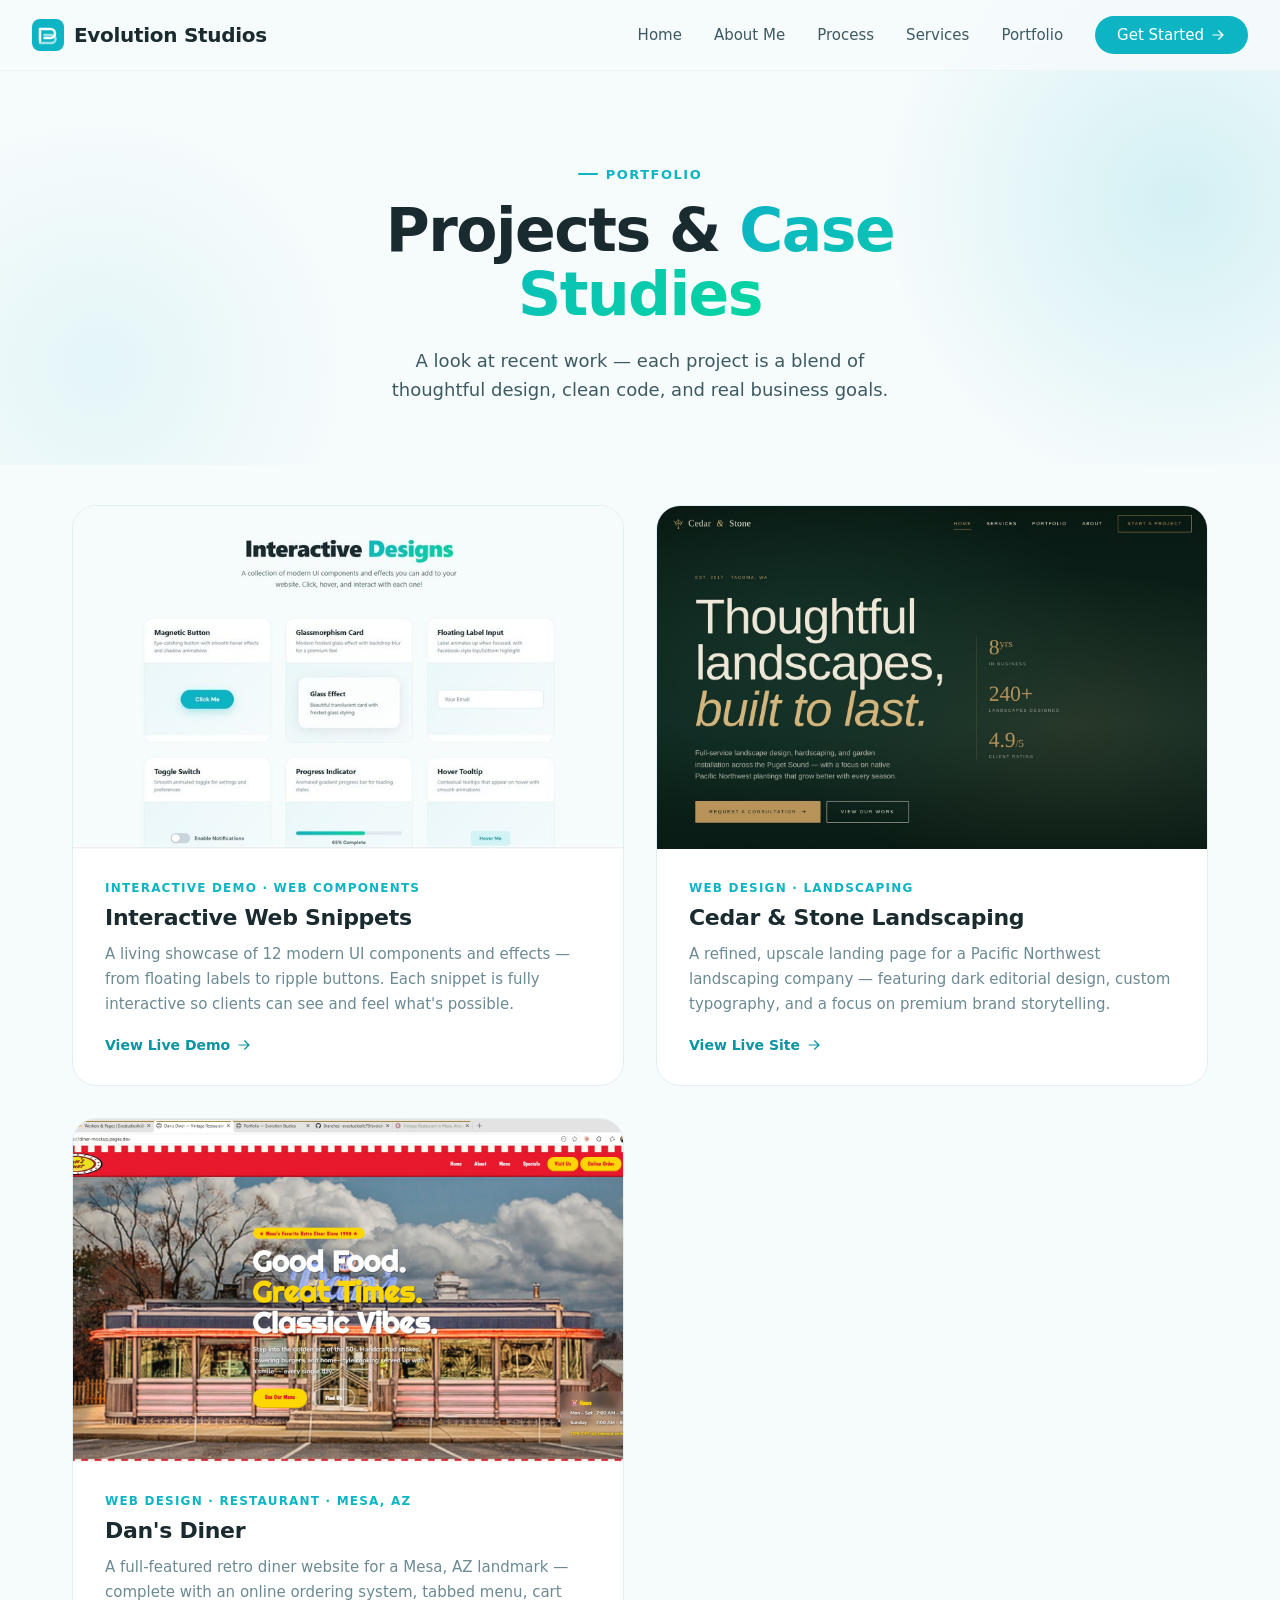
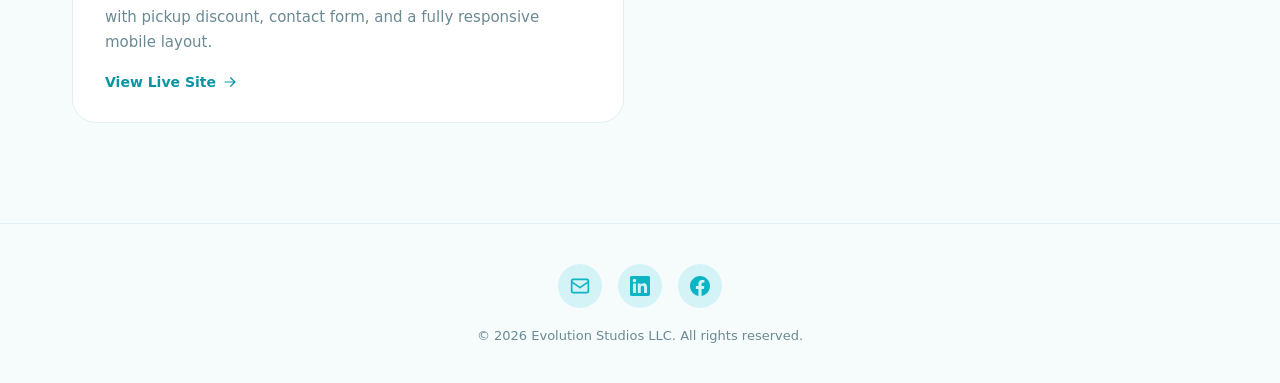
<file: web files/portfolio.html>
<!DOCTYPE html>
<html lang="en">
<head>
<!-- Google tag (gtag.js) -->
<script async src="https://www.googletagmanager.com/gtag/js?id=G-BLVY6RMLWH"></script>
<script>
  window.dataLayer = window.dataLayer || [];
  function gtag(){dataLayer.push(arguments);}
  gtag('js', new Date());

  gtag('config', 'G-YQJY8ZWJ82');
</script>
<meta charset="UTF-8">
<meta name="viewport" content="width=device-width, initial-scale=1.0">
<meta name="description" content="Evolution Studios portfolio — web design projects for small businesses in Mesa, AZ. See live demos of custom websites, UI components, and restaurant sites.">
<title>Portfolio — Evolution Studios</title>
<link rel="stylesheet" href="https://myfonts.neocities.org/fonts.css">
<style>

/* ============ VARIABLES ============ */
:root {
  --bg-primary: #f6fbfc;
  --bg-hero: #eaf7f9;
  --text-dark: #1a2b30;
  --text-mid: #3d5a62;
  --text-light: #6b8a93;
  --accent: #0db4c4;
  --accent-dark: #0a95a3;
  --accent-light: #d4f3f7;
  --accent-glow: rgba(13, 180, 196, 0.15);
  --white: #ffffff;
  --card-bg: #ffffff;
  --card-border: #e2eff2;
  --shadow-sm: 0 1px 3px rgba(26, 43, 48, 0.06);
  --shadow-md: 0 8px 30px rgba(26, 43, 48, 0.08);
  --shadow-lg: 0 20px 60px rgba(26, 43, 48, 0.1);
  --radius-sm: 10px;
  --radius-md: 16px;
  --radius-lg: 24px;
  --font-body: 'DM Sans', system-ui, -apple-system, sans-serif;
  --font-display: 'Outfit', system-ui, sans-serif;
}

/* ============ RESET ============ */
*, *::before, *::after { margin: 0; padding: 0; box-sizing: border-box; }
html { scroll-behavior: smooth; }
body {
  font-family: var(--font-body);
  color: var(--text-dark);
  background: var(--bg-primary);
  -webkit-font-smoothing: antialiased;
  overflow-x: hidden;
}
a { text-decoration: none; color: inherit; }
img { display: block; max-width: 100%; }

/* ============ NAV (matches index) ============ */
.nav {
  position: fixed;
  top: 0; left: 0; right: 0;
  z-index: 100;
  padding: 16px 32px;
  display: flex;
  align-items: center;
  justify-content: space-between;
  background: rgba(246, 251, 252, 0.85);
  backdrop-filter: blur(20px);
  -webkit-backdrop-filter: blur(20px);
  border-bottom: 1px solid rgba(226, 239, 242, 0.6);
  transition: box-shadow 0.3s;
}
.nav.scrolled { box-shadow: var(--shadow-sm); }
.nav-logo {
  display: flex;
  align-items: center;
  gap: 10px;
  font-family: var(--font-display);
  font-weight: 700;
  font-size: 20px;
  color: var(--text-dark);
  letter-spacing: -0.3px;
}
.nav-links { display: flex; gap: 32px; align-items: center; }
.nav-links a {
  font-size: 15px;
  font-weight: 500;
  color: var(--text-mid);
  transition: color 0.2s;
}
.nav-links a:hover { color: var(--accent); }
.nav-cta {
  display: inline-flex;
  align-items: center;
  gap: 6px;
  padding: 10px 22px;
  background: var(--accent);
  color: var(--white) !important;
  font-weight: 600;
  font-size: 14px;
  border-radius: 50px;
  transition: background 0.2s, transform 0.2s;
}
.nav-cta:hover { background: var(--accent-dark); transform: translateY(-1px); }
.nav-toggle { display: none; background: none; border: none; cursor: pointer; padding: 4px; }
.nav-toggle span {
  display: block;
  width: 24px;
  height: 2px;
  background: var(--text-dark);
  margin: 6px 0;
  border-radius: 2px;
  transition: 0.3s;
}

/* ============ PAGE HEADER ============ */
.page-header {
  padding: 160px 32px 60px;
  text-align: center;
  position: relative;
  overflow: hidden;
}
.page-header::before {
  content: '';
  position: absolute;
  top: -100px; right: -200px;
  width: 600px; height: 600px;
  background: radial-gradient(circle, var(--accent-glow) 0%, transparent 70%);
  pointer-events: none;
}
.page-header::after {
  content: '';
  position: absolute;
  bottom: -150px; left: -150px;
  width: 500px; height: 500px;
  background: radial-gradient(circle, rgba(13, 180, 196, 0.08) 0%, transparent 70%);
  pointer-events: none;
}
.page-header-inner {
  position: relative;
  z-index: 1;
  max-width: 700px;
  margin: 0 auto;
}
.section-label {
  display: inline-flex;
  align-items: center;
  gap: 8px;
  font-size: 13px;
  font-weight: 600;
  color: var(--accent);
  text-transform: uppercase;
  letter-spacing: 1.5px;
  margin-bottom: 16px;
}
.section-label::before {
  content: '';
  width: 20px; height: 2px;
  background: var(--accent);
  border-radius: 2px;
}
.page-header h1 {
  font-family: var(--font-display);
  font-size: clamp(36px, 6vw, 60px);
  font-weight: 800;
  line-height: 1.08;
  letter-spacing: -1.5px;
  margin-bottom: 20px;
}
.page-header h1 .highlight {
  background: linear-gradient(135deg, var(--accent), #06d6a0);
  -webkit-background-clip: text;
  -webkit-text-fill-color: transparent;
  background-clip: text;
}
.page-header p {
  font-size: clamp(16px, 2vw, 18px);
  color: var(--text-mid);
  line-height: 1.6;
  max-width: 540px;
  margin: 0 auto;
}

/* ============ PROJECTS GRID ============ */
.projects {
  padding: 40px 32px 100px;
  max-width: 1200px;
  margin: 0 auto;
}
.projects-grid {
  display: grid;
  grid-template-columns: repeat(2, 1fr);
  gap: 32px;
}
.project-card {
  background: var(--card-bg);
  border: 1px solid var(--card-border);
  border-radius: var(--radius-lg);
  overflow: hidden;
  transition: all 0.35s ease;
  position: relative;
  display: flex;
  flex-direction: column;
}
.project-card::before {
  content: '';
  position: absolute;
  top: 0; left: 0; right: 0;
  height: 3px;
  background: linear-gradient(90deg, var(--accent), #06d6a0);
  opacity: 0;
  transition: opacity 0.35s;
  z-index: 2;
}
.project-card:hover {
  transform: translateY(-6px);
  box-shadow: var(--shadow-lg);
  border-color: transparent;
}
.project-card:hover::before { opacity: 1; }
.project-thumb {
  aspect-ratio: 16 / 10;
  background: linear-gradient(135deg, var(--accent-light) 0%, var(--bg-hero) 100%);
  display: flex;
  align-items: center;
  justify-content: center;
  position: relative;
  overflow: hidden;
}
.project-thumb img {
  width: 100%;
  height: 100%;
  object-fit: cover;
  transition: transform 0.5s ease;
}
.project-card:hover .project-thumb img {
  transform: scale(1.04);
}
.project-thumb-placeholder {
  font-family: var(--font-display);
  font-size: 14px;
  font-weight: 600;
  color: var(--accent-dark);
  text-transform: uppercase;
  letter-spacing: 2px;
}
.project-info {
  padding: 32px;
  flex: 1;
  display: flex;
  flex-direction: column;
}
.project-tag {
  display: inline-block;
  font-size: 12px;
  font-weight: 600;
  color: var(--accent);
  text-transform: uppercase;
  letter-spacing: 1.2px;
  margin-bottom: 10px;
}
.project-card h3 {
  font-family: var(--font-display);
  font-size: 22px;
  font-weight: 700;
  margin-bottom: 12px;
  letter-spacing: -0.3px;
}
.project-card p {
  color: var(--text-light);
  font-size: 15px;
  line-height: 1.65;
  margin-bottom: 20px;
  flex: 1;
}
.project-link {
  display: inline-flex;
  align-items: center;
  gap: 6px;
  font-size: 14px;
  font-weight: 600;
  color: var(--accent-dark);
  transition: gap 0.25s;
}
.project-card:hover .project-link {
  gap: 10px;
}
.project-link svg { width: 16px; height: 16px; }

/* Coming Soon placeholder card */
.project-card.coming-soon {
  background: transparent;
  border: 2px dashed var(--card-border);
}
.project-card.coming-soon .project-thumb {
  background: var(--bg-hero);
  opacity: 0.5;
}
.project-card.coming-soon:hover {
  transform: none;
  box-shadow: none;
  border-color: var(--accent-light);
}
.project-card.coming-soon:hover::before { opacity: 0; }
.project-card.coming-soon .project-link { color: var(--text-light); }

/* ============ EMPTY STATE ============ */
.empty-state {
  text-align: center;
  padding: 60px 32px 40px;
  max-width: 600px;
  margin: 0 auto;
}
.empty-state-icon {
  width: 72px; height: 72px;
  border-radius: 20px;
  background: var(--accent-light);
  display: flex;
  align-items: center;
  justify-content: center;
  margin: 0 auto 24px;
}
.empty-state-icon svg { width: 36px; height: 36px; color: var(--accent); }
.empty-state h3 {
  font-family: var(--font-display);
  font-size: 24px;
  font-weight: 700;
  margin-bottom: 12px;
}
.empty-state p {
  color: var(--text-mid);
  font-size: 16px;
  line-height: 1.6;
  margin-bottom: 28px;
}
.btn-primary {
  display: inline-flex;
  align-items: center;
  gap: 8px;
  padding: 14px 28px;
  background: var(--accent);
  color: var(--white);
  font-family: var(--font-body);
  font-weight: 600;
  font-size: 15px;
  border: none;
  border-radius: 50px;
  cursor: pointer;
  transition: all 0.25s;
  box-shadow: 0 4px 20px rgba(13, 180, 196, 0.3);
}
.btn-primary:hover {
  background: var(--accent-dark);
  transform: translateY(-2px);
  box-shadow: 0 8px 30px rgba(13, 180, 196, 0.35);
}
.btn-primary svg { width: 16px; height: 16px; }

/* ============ FOOTER (matches index) ============ */
.site-footer {
  padding: 40px 32px;
  text-align: center;
  border-top: 1px solid var(--card-border);
}
.footer-inner { max-width: 600px; margin: 0 auto; }
.footer-socials {
  display: flex;
  justify-content: center;
  gap: 16px;
  margin-bottom: 20px;
}
.social-link {
  width: 44px; height: 44px;
  border-radius: 50%;
  background: var(--accent-light);
  display: flex;
  align-items: center;
  justify-content: center;
  transition: all 0.25s;
}
.social-link:hover {
  background: var(--accent);
  transform: translateY(-2px);
}
.social-link:hover svg { color: var(--white); }
.social-link svg { width: 20px; height: 20px; color: var(--accent); }
.footer-copy { font-size: 13px; color: var(--text-light); }

/* ============ RESPONSIVE ============ */
@media (max-width: 900px) {
  .projects-grid { grid-template-columns: 1fr; }
}
@media (max-width: 700px) {
  .nav-links { display: none; }
  .nav-toggle { display: block; }
  .nav-links.open {
    display: flex;
    flex-direction: column;
    position: absolute;
    top: 100%; left: 0; right: 0;
    background: var(--bg-primary);
    padding: 24px 32px;
    border-bottom: 1px solid var(--card-border);
    box-shadow: var(--shadow-md);
  }
  .page-header { padding: 130px 20px 40px; }
  .projects { padding: 20px 20px 60px; }
  .project-info { padding: 24px; }
}
</style>
</head>
<body>

<!-- ===== NAV ===== -->
<nav class="nav" id="mainNav">
  <a href="index.html" class="nav-logo">
    <svg width="32" height="32" viewBox="0 0 32 32" fill="none">
      <rect width="32" height="32" rx="8" fill="#0db4c4"/>
      <path d="M8 22V10h10.5a4.5 4.5 0 010 9H12.5" stroke="#fff" stroke-width="2.5" stroke-linecap="round" stroke-linejoin="round"/>
      <path d="M12.5 16h7a4 4 0 010 8H8" stroke="#fff" stroke-width="2.5" stroke-linecap="round" stroke-linejoin="round" opacity="0.6"/>
    </svg>
    Evolution Studios
  </a>
  <div class="nav-links" id="navLinks">
    <a href="index.html">Home</a>
    <a href="aboutme.html">About Me</a>
    <a href="index.html#process">Process</a> 
    <a href="index.html#services">Services</a>
    <a href="portfolio.html">Portfolio</a>
    <a href="get-started.html" class="nav-cta">
      Get Started
      <svg viewBox="0 0 20 20" fill="currentColor" width="16" height="16"><path fill-rule="evenodd" d="M3 10a.75.75 0 01.75-.75h10.638L10.23 5.29a.75.75 0 111.04-1.08l5.5 5.25a.75.75 0 010 1.08l-5.5 5.25a.75.75 0 11-1.04-1.08l4.158-3.96H3.75A.75.75 0 013 10z"/></svg>
    </a>
  </div>
  <button class="nav-toggle" id="navToggle" aria-label="Toggle menu">
    <span></span><span></span><span></span>
  </button>
</nav>

<!-- ===== PAGE HEADER ===== -->
<section class="page-header">
  <div class="page-header-inner">
    <div class="section-label">Portfolio</div>
    <h1>Projects &amp; <span class="highlight">Case Studies</span></h1>
    <p>A look at recent work — each project is a blend of thoughtful design, clean code, and real business goals.</p>
  </div>
</section>

<section class="projects">
  <div class="projects-grid">

<!-- Interactive Snippets Showcase project card -->
<a class="project-card" href="snippets.html">
  <div class="project-thumb">
    <img src="snippets-thumb.jpg" alt="Interactive Web Snippets showcase">
  </div>
  <div class="project-info">
    <span class="project-tag">Interactive Demo · Web Components</span>
    <h3>Interactive Web Snippets</h3>
    <p>A living showcase of 12 modern UI components and effects — from floating labels to ripple buttons. Each snippet is fully interactive so clients can see and feel what's possible.</p>
    <span class="project-link">
      View Live Demo
      <svg viewBox="0 0 20 20" fill="currentColor"><path fill-rule="evenodd" d="M3 10a.75.75 0 01.75-.75h10.638L10.23 5.29a.75.75 0 111.04-1.08l5.5 5.25a.75.75 0 010 1.08l-5.5 5.25a.75.75 0 11-1.04-1.08l4.158-3.96H3.75A.75.75 0 013 10z"/></svg>
    </span>
  </div>
</a>
    <!-- Cedar & Stone project card -->
<a class="project-card" href="cedar-stone-landing.html">
<div class="project-thumb">
     <img src="cedar-stone-thumb.jpg" alt="Cedar & Stone Landscaping website preview">
   </div>
  <div class="project-info">
    <span class="project-tag">Web Design · Landscaping</span>
    <h3>Cedar &amp; Stone Landscaping</h3>
    <p>A refined, upscale landing page for a Pacific Northwest landscaping company — featuring dark editorial design, custom typography, and a focus on premium brand storytelling.</p>
    <span class="project-link">
      View Live Site
      <svg viewBox="0 0 20 20" fill="currentColor"><path fill-rule="evenodd" d="M3 10a.75.75 0 01.75-.75h10.638L10.23 5.29a.75.75 0 111.04-1.08l5.5 5.25a.75.75 0 010 1.08l-5.5 5.25a.75.75 0 11-1.04-1.08l4.158-3.96H3.75A.75.75 0 013 10z"/></svg>
    </span>
  </div>
</a>

<!-- Dan's Diner project card -->
<a class="project-card" href="https://diner-mockup.pages.dev" target="_blank">
  <div class="project-thumb">
    <img src="dans-diner-thumb.jpg" alt="Dan's Diner website preview">
  </div>
  <div class="project-info">
    <span class="project-tag">Web Design · Restaurant · Mesa, AZ</span>
    <h3>Dan's Diner</h3>
    <p>A full-featured retro diner website for a Mesa, AZ landmark — complete with an online ordering system, tabbed menu, cart with pickup discount, contact form, and a fully responsive mobile layout.</p>
    <span class="project-link">
      View Live Site
      <svg viewBox="0 0 20 20" fill="currentColor"><path fill-rule="evenodd" d="M3 10a.75.75 0 01.75-.75h10.638L10.23 5.29a.75.75 0 111.04-1.08l5.5 5.25a.75.75 0 010 1.08l-5.5 5.25a.75.75 0 11-1.04-1.08l4.158-3.96H3.75A.75.75 0 013 10z"/></svg>
    </span>
  </div>
</a>
</section>

<!-- ===== FOOTER ===== -->
<footer class="site-footer">
  <div class="footer-inner">
    <div class="footer-socials">
      <a href="mailto:evostudiosllc@gmail.com" class="social-link" aria-label="Email">
        <svg viewBox="0 0 24 24" fill="none" stroke="currentColor" stroke-width="2" stroke-linecap="round" stroke-linejoin="round">
          <rect x="2" y="4" width="20" height="16" rx="2"/><path d="M22 7l-10 7L2 7"/>
        </svg>
      </a>
      <a href="https://www.linkedin.com/in/john-wilkinson-a63a3b241/" target="_blank" class="social-link" aria-label="LinkedIn">
        <svg viewBox="0 0 24 24" fill="currentColor">
          <path d="M20.447 20.452h-3.554v-5.569c0-1.328-.027-3.037-1.852-3.037-1.853 0-2.136 1.445-2.136 2.939v5.667H9.351V9h3.414v1.561h.046c.477-.9 1.637-1.85 3.37-1.85 3.601 0 4.267 2.37 4.267 5.455v6.286zM5.337 7.433a2.062 2.062 0 01-2.063-2.065 2.064 2.064 0 112.063 2.065zm1.782 13.019H3.555V9h3.564v11.452zM22.225 0H1.771C.792 0 0 .774 0 1.729v20.542C0 23.227.792 24 1.771 24h20.451C23.2 24 24 23.227 24 22.271V1.729C24 .774 23.2 0 22.222 0h.003z"/>
        </svg>
      </a>
      <a href="https://www.facebook.com/profile.php?id=100082009905685" target="_blank" class="social-link" aria-label="Facebook">
        <svg viewBox="0 0 24 24" fill="currentColor">
          <path d="M24 12.073c0-6.627-5.373-12-12-12s-12 5.373-12 12c0 5.99 4.388 10.954 10.125 11.854v-8.385H7.078v-3.47h3.047V9.43c0-3.007 1.792-4.669 4.533-4.669 1.312 0 2.686.235 2.686.235v2.953H15.83c-1.491 0-1.956.925-1.956 1.874v2.25h3.328l-.532 3.47h-2.796v8.385C19.612 23.027 24 18.062 24 12.073z"/>
        </svg>
      </a>
    </div>
    <p class="footer-copy">&copy; 2026 Evolution Studios LLC. All rights reserved.</p>
  </div>
</footer>

<script>
const nav = document.getElementById('mainNav');
window.addEventListener('scroll', () => {
  nav.classList.toggle('scrolled', window.scrollY > 10);
});
const toggle = document.getElementById('navToggle');
const links = document.getElementById('navLinks');
toggle.addEventListener('click', () => {
  links.classList.toggle('open');
});
</script>

</body>
</html>
</file>
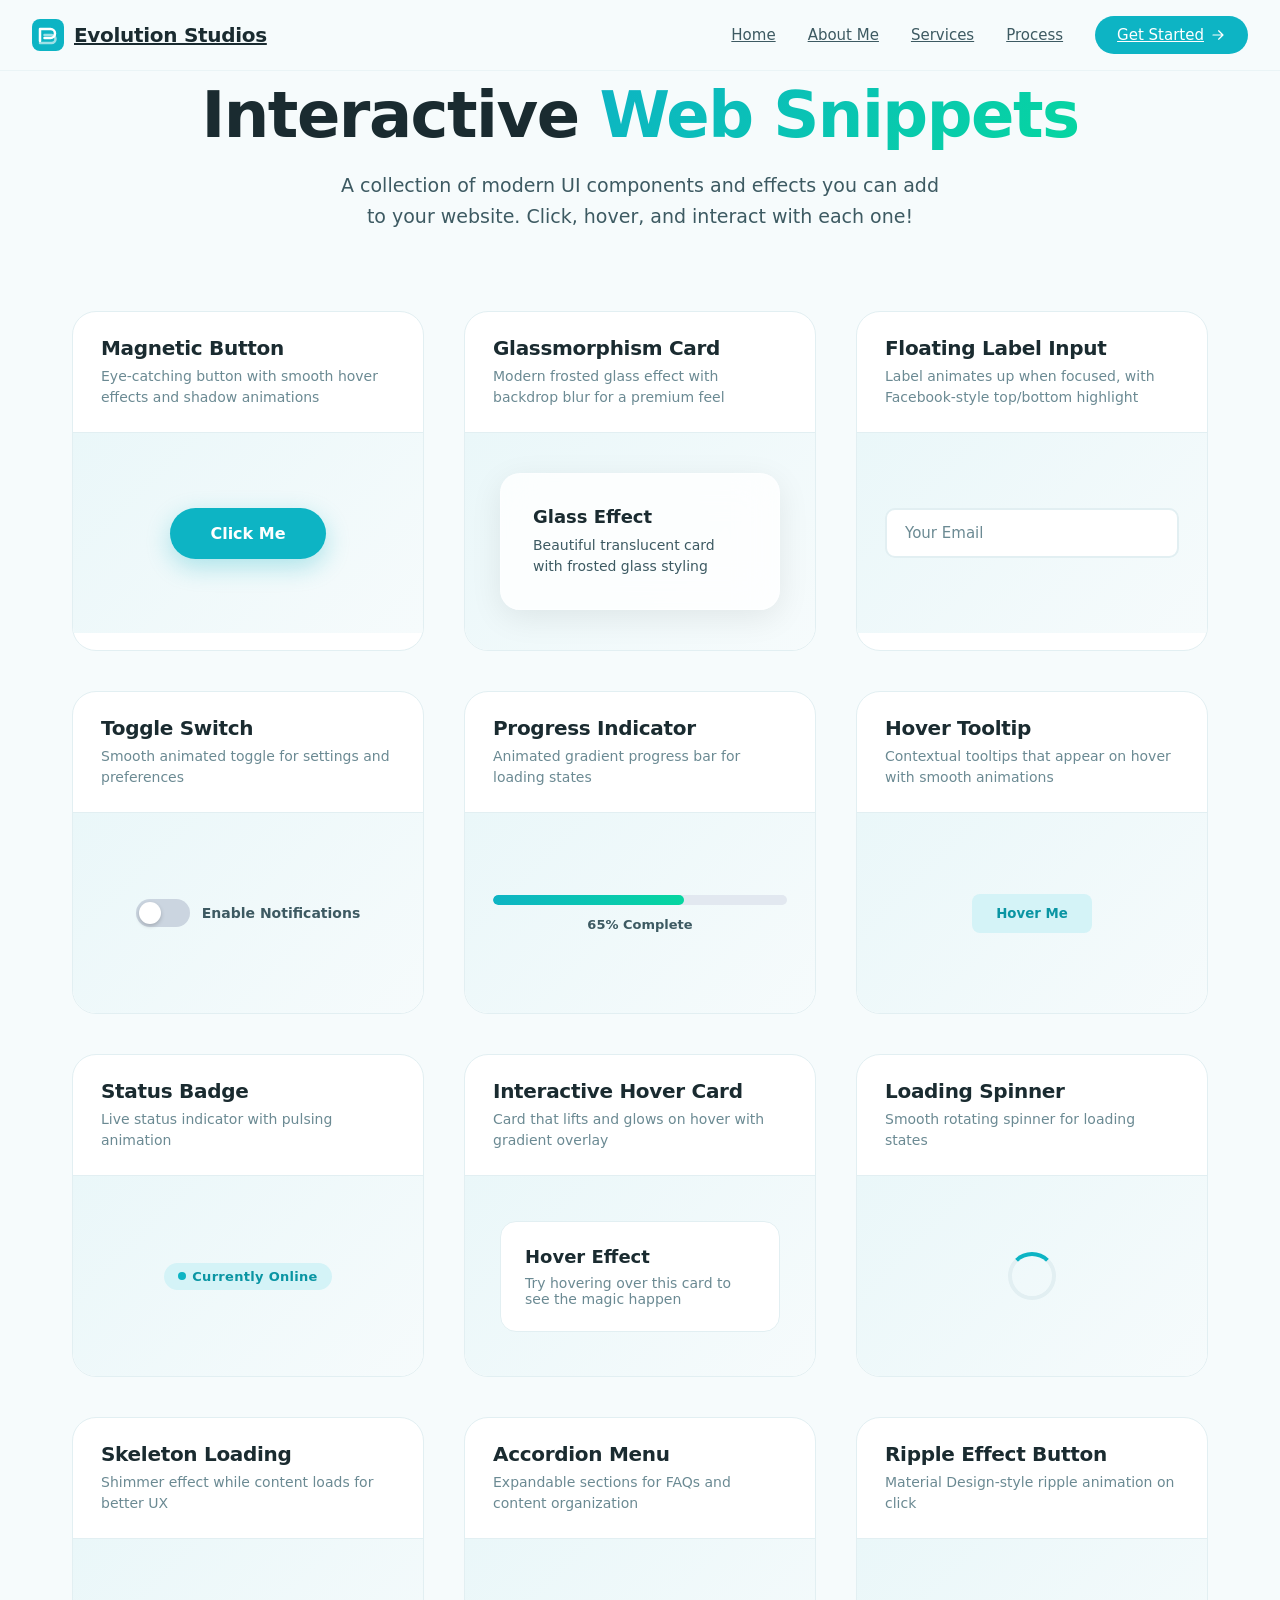
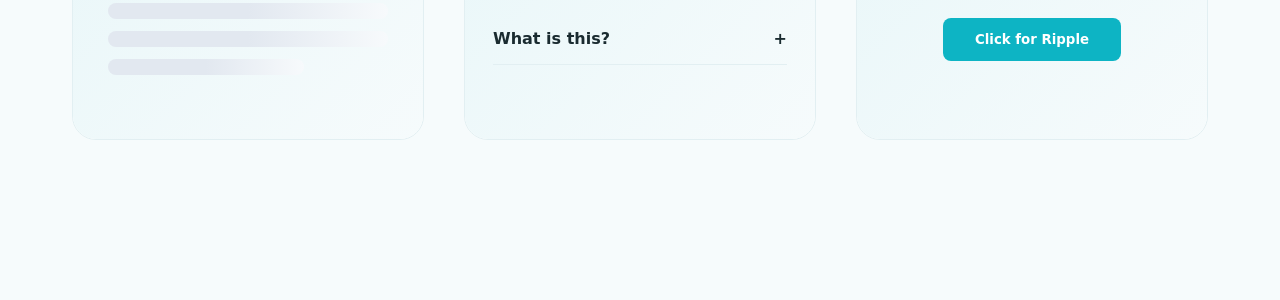
<file: web files/snippets.html>
<!DOCTYPE html>
<html lang="en">
<head>
<!-- Google tag (gtag.js) -->
<script async src="https://www.googletagmanager.com/gtag/js?id=G-BLVY6RMLWH"></script>
<script>
  window.dataLayer = window.dataLayer || [];
  function gtag(){dataLayer.push(arguments);}
  gtag('js', new Date());

  gtag('config', 'G-YQJY8ZWJ82');
</script>
<meta charset="UTF-8">
<meta name="viewport" content="width=device-width, initial-scale=1.0">
<title>Interactive Web Snippets — Evolution Studios</title>
<link rel="stylesheet" href="https://myfonts.neocities.org/fonts.css">
<style>
:root {
  --bg-primary: #f6fbfc;
  --bg-hero: #eaf7f9;
  --text-dark: #1a2b30;
  --text-mid: #3d5a62;
  --text-light: #6b8a93;
  --accent: #0db4c4;
  --accent-dark: #0a95a3;
  --accent-light: #d4f3f7;
  --accent-glow: rgba(13, 180, 196, 0.15);
  --white: #ffffff;
  --card-bg: #ffffff;
  --card-border: #e2eff2;
  --shadow-sm: 0 1px 3px rgba(26, 43, 48, 0.06);
  --shadow-md: 0 8px 30px rgba(26, 43, 48, 0.08);
  --shadow-lg: 0 20px 60px rgba(26, 43, 48, 0.1);
  --radius-sm: 10px;
  --radius-md: 16px;
  --radius-lg: 24px;
  --font-body: 'DM Sans', system-ui, sans-serif;
  --font-display: 'Outfit', system-ui, sans-serif;
}

*, *::before, *::after { margin: 0; padding: 0; box-sizing: border-box; }
html { scroll-behavior: smooth; }
body {
  font-family: var(--font-body);
  color: var(--text-dark);
  background: var(--bg-primary);
  -webkit-font-smoothing: antialiased;
  overflow-x: hidden;
}

.container {
  max-width: 1200px;
  margin: 0 auto;
  padding: 80px 32px;
}

/* Header */
.header {
  text-align: center;
  margin-bottom: 80px;
}
.header h1 {
  font-family: var(--font-display);
  font-size: clamp(36px, 6vw, 64px);
  font-weight: 800;
  line-height: 1.1;
  letter-spacing: -1.5px;
  margin-bottom: 20px;
}
.header h1 .highlight {
  background: linear-gradient(135deg, var(--accent), #06d6a0);
  -webkit-background-clip: text;
  -webkit-text-fill-color: transparent;
  background-clip: text;
}
.header p {
  font-size: 19px;
  color: var(--text-mid);
  max-width: 600px;
  margin: 0 auto;
  line-height: 1.6;
}

/* Snippet Grid */
.snippets-grid {
  display: grid;
  grid-template-columns: repeat(auto-fit, minmax(350px, 1fr));
  gap: 40px;
  margin-bottom: 80px;
}

.snippet-card {
  background: var(--card-bg);
  border: 1px solid var(--card-border);
  border-radius: var(--radius-lg);
  overflow: hidden;
  transition: all 0.3s;
}
.snippet-card:hover {
  transform: translateY(-4px);
  box-shadow: var(--shadow-lg);
}

.snippet-header {
  padding: 24px 28px;
  border-bottom: 1px solid var(--card-border);
}
.snippet-header h3 {
  font-family: var(--font-display);
  font-size: 20px;
  font-weight: 700;
  margin-bottom: 6px;
  letter-spacing: -0.3px;
}
.snippet-header p {
  font-size: 14px;
  color: var(--text-light);
  line-height: 1.5;
}

.snippet-demo {
  padding: 40px 28px;
  min-height: 200px;
  display: flex;
  align-items: center;
  justify-content: center;
  background: linear-gradient(135deg, var(--bg-hero) 0%, var(--bg-primary) 100%);
}

/* Individual Snippet Styles */

/* 1. Magnetic Button */
.magnetic-btn {
  padding: 16px 40px;
  background: var(--accent);
  color: var(--white);
  border: none;
  border-radius: 50px;
  font-family: var(--font-body);
  font-weight: 700;
  font-size: 16px;
  cursor: pointer;
  transition: all 0.3s cubic-bezier(0.4, 0, 0.2, 1);
  box-shadow: 0 8px 24px rgba(13, 180, 196, 0.3);
}
.magnetic-btn:hover {
  transform: scale(1.05);
  box-shadow: 0 12px 32px rgba(13, 180, 196, 0.4);
}

/* 2. Glass Card */
.glass-card {
  background: rgba(255, 255, 255, 0.8);
  backdrop-filter: blur(20px);
  -webkit-backdrop-filter: blur(20px);
  border: 1px solid rgba(255, 255, 255, 0.3);
  border-radius: 20px;
  padding: 32px;
  box-shadow: 0 8px 32px rgba(0, 0, 0, 0.08);
  width: 280px;
}
.glass-card h4 {
  font-family: var(--font-display);
  font-size: 18px;
  font-weight: 700;
  margin-bottom: 8px;
}
.glass-card p {
  font-size: 14px;
  color: var(--text-mid);
  line-height: 1.5;
}

/* 3. Floating Label Input */
.float-field {
  position: relative;
  width: 100%;
  max-width: 300px;
}
.float-field input {
  width: 100%;
  padding: 20px 16px 8px;
  border: 2px solid var(--card-border);
  border-radius: var(--radius-sm);
  font-size: 15px;
  font-family: var(--font-body);
  outline: none;
  background: var(--white);
  transition: all 0.2s;
}
.float-field input:focus {
  border-color: var(--card-border);
  box-shadow: 
    inset 0 2px 0 0 var(--accent),
    inset 0 -2px 0 0 var(--accent);
}
.float-field label {
  position: absolute;
  left: 16px;
  top: 16px;
  font-size: 15px;
  color: var(--text-light);
  pointer-events: none;
  background: var(--white);
  padding: 0 4px;
  transition: all 0.2s cubic-bezier(0.4, 0, 0.2, 1);
}
.float-field input:focus + label,
.float-field input:not(:placeholder-shown) + label {
  top: -8px;
  font-size: 12px;
  font-weight: 700;
  color: var(--accent);
}

/* 4. Toggle Switch */
.toggle-wrapper {
  display: flex;
  align-items: center;
  gap: 12px;
}
.toggle {
  position: relative;
  width: 54px;
  height: 28px;
  background: #cbd5e0;
  border-radius: 100px;
  cursor: pointer;
  transition: background 0.3s;
}
.toggle.active { background: var(--accent); }
.toggle-knob {
  position: absolute;
  top: 3px;
  left: 3px;
  width: 22px;
  height: 22px;
  background: white;
  border-radius: 50%;
  transition: transform 0.3s;
  box-shadow: 0 2px 4px rgba(0,0,0,0.2);
}
.toggle.active .toggle-knob { transform: translateX(26px); }
.toggle-label {
  font-size: 14px;
  font-weight: 600;
  color: var(--text-mid);
}

/* 5. Progress Bar */
.progress-container {
  width: 100%;
  max-width: 300px;
}
.progress-bar-demo {
  width: 100%;
  height: 10px;
  background: #e2e8f0;
  border-radius: 100px;
  overflow: hidden;
  margin-bottom: 12px;
}
.progress-fill {
  height: 100%;
  background: linear-gradient(90deg, var(--accent), #06d6a0);
  border-radius: 100px;
  width: 65%;
  transition: width 0.5s ease;
}
.progress-text {
  font-size: 13px;
  font-weight: 600;
  color: var(--text-mid);
  text-align: center;
}

/* 6. Tooltip */
.tooltip-trigger {
  position: relative;
  padding: 12px 24px;
  background: var(--accent-light);
  color: var(--accent-dark);
  border: none;
  border-radius: 8px;
  font-family: var(--font-body);
  font-weight: 600;
  cursor: pointer;
}
.tooltip {
  position: absolute;
  bottom: calc(100% + 10px);
  left: 50%;
  transform: translateX(-50%) scale(0.9);
  background: var(--text-dark);
  color: white;
  padding: 8px 12px;
  border-radius: 8px;
  font-size: 13px;
  white-space: nowrap;
  opacity: 0;
  pointer-events: none;
  transition: all 0.2s;
}
.tooltip::after {
  content: '';
  position: absolute;
  top: 100%;
  left: 50%;
  transform: translateX(-50%);
  border: 6px solid transparent;
  border-top-color: var(--text-dark);
}
.tooltip-trigger:hover .tooltip {
  opacity: 1;
  transform: translateX(-50%) scale(1);
}

/* 7. Badge */
.badge {
  display: inline-flex;
  align-items: center;
  gap: 6px;
  padding: 6px 14px;
  background: var(--accent-light);
  color: var(--accent-dark);
  border-radius: 50px;
  font-size: 13px;
  font-weight: 700;
  letter-spacing: 0.3px;
}
.badge-dot {
  width: 8px;
  height: 8px;
  background: var(--accent);
  border-radius: 50%;
  animation: pulse 2s infinite;
}
@keyframes pulse {
  0%, 100% { opacity: 1; }
  50% { opacity: 0.5; }
}

/* 8. Card Hover Effect */
.hover-card {
  width: 280px;
  background: var(--white);
  border: 1px solid var(--card-border);
  border-radius: var(--radius-md);
  padding: 24px;
  cursor: pointer;
  transition: all 0.3s;
  position: relative;
  overflow: hidden;
}
.hover-card::before {
  content: '';
  position: absolute;
  top: 0;
  left: 0;
  right: 0;
  bottom: 0;
  background: linear-gradient(135deg, var(--accent-light), transparent);
  opacity: 0;
  transition: opacity 0.3s;
}
.hover-card:hover {
  transform: translateY(-8px);
  box-shadow: var(--shadow-lg);
  border-color: var(--accent);
}
.hover-card:hover::before {
  opacity: 1;
}
.hover-card h4 {
  font-family: var(--font-display);
  font-size: 18px;
  font-weight: 700;
  margin-bottom: 8px;
  position: relative;
  z-index: 1;
}
.hover-card p {
  font-size: 14px;
  color: var(--text-light);
  position: relative;
  z-index: 1;
}

/* 9. Loading Spinner */
.spinner {
  width: 48px;
  height: 48px;
  border: 4px solid var(--card-border);
  border-top-color: var(--accent);
  border-radius: 50%;
  animation: spin 1s linear infinite;
}
@keyframes spin {
  to { transform: rotate(360deg); }
}

/* 10. Skeleton Loader */
.skeleton {
  background: linear-gradient(90deg, #e2e8f0 25%, #f7fafc 50%, #e2e8f0 75%);
  background-size: 200% 100%;
  animation: shimmer 1.5s infinite;
  border-radius: 8px;
}
.skeleton-text {
  height: 16px;
  width: 100%;
  margin-bottom: 12px;
}
.skeleton-text:last-child {
  width: 70%;
  margin-bottom: 0;
}
@keyframes shimmer {
  0% { background-position: 200% 0; }
  100% { background-position: -200% 0; }
}

/* 11. Accordion */
.accordion {
  width: 100%;
  max-width: 350px;
}
.accordion-item {
  border-bottom: 1px solid var(--card-border);
}
.accordion-header {
  width: 100%;
  padding: 16px 0;
  background: none;
  border: none;
  display: flex;
  justify-content: space-between;
  align-items: center;
  cursor: pointer;
  font-family: var(--font-display);
  font-size: 16px;
  font-weight: 700;
  color: var(--text-dark);
  transition: color 0.2s;
}
.accordion-header:hover { color: var(--accent); }
.accordion-icon {
  transition: transform 0.3s;
}
.accordion-item.open .accordion-icon { transform: rotate(45deg); }
.accordion-content {
  max-height: 0;
  overflow: hidden;
  transition: max-height 0.3s ease;
}
.accordion-item.open .accordion-content { max-height: 200px; }
.accordion-body {
  padding-bottom: 16px;
  font-size: 14px;
  color: var(--text-mid);
  line-height: 1.6;
}

/* 12. Ripple Button */
.ripple-btn {
  position: relative;
  padding: 14px 32px;
  background: var(--accent);
  color: white;
  border: none;
  border-radius: 8px;
  font-family: var(--font-body);
  font-weight: 700;
  cursor: pointer;
  overflow: hidden;
}
.ripple {
  position: absolute;
  border-radius: 50%;
  background: rgba(255, 255, 255, 0.6);
  transform: scale(0);
  animation: ripple-animation 0.6s ease-out;
  pointer-events: none;
}
@keyframes ripple-animation {
  to {
    transform: scale(4);
    opacity: 0;
  }
}

/* ============ NAV ============ */
.nav {
  position: fixed;
  top: 0; left: 0; right: 0;
  z-index: 100;
  padding: 16px 32px;
  display: flex;
  align-items: center;
  justify-content: space-between;
  background: rgba(246, 251, 252, 0.85);
  backdrop-filter: blur(20px);
  -webkit-backdrop-filter: blur(20px);
  border-bottom: 1px solid rgba(226, 239, 242, 0.6);
  transition: box-shadow 0.3s;
}
.nav.scrolled { box-shadow: var(--shadow-sm); }
.nav-logo {
  display: flex;
  align-items: center;
  gap: 10px;
  font-family: var(--font-display);
  font-weight: 700;
  font-size: 20px;
  color: var(--text-dark);
  letter-spacing: -0.3px;
}
.nav-logo svg { flex-shrink: 0; }
.nav-links { display: flex; gap: 32px; align-items: center; }
.nav-links a {
  font-size: 15px;
  font-weight: 500;
  color: var(--text-mid);
  transition: color 0.2s;
}
.nav-links a:hover { color: var(--accent); }
.nav-cta {
  display: inline-flex;
  align-items: center;
  gap: 6px;
  padding: 10px 22px;
  background: var(--accent);
  color: var(--white) !important;
  font-weight: 600;
  font-size: 14px;
  border-radius: 50px;
  transition: background 0.2s, transform 0.2s;
}
.nav-cta:hover { background: var(--accent-dark); transform: translateY(-1px); }

/* Mobile nav toggle */
.nav-toggle { display: none; background: none; border: none; cursor: pointer; padding: 4px; }
.nav-toggle span {
  display: block;
  width: 24px;
  height: 2px;
  background: var(--text-dark);
  margin: 6px 0;
  border-radius: 2px;
  transition: 0.3s;
}

/* Responsive */
@media (max-width: 768px) {
  .snippets-grid {
    grid-template-columns: 1fr;
  }
  .container {
    padding: 60px 20px;
  }
}
@media (max-width: 700px) {
  .nav-links { display: none; }
  .nav-toggle { display: block; }
  .nav-links.open {
    display: flex;
    flex-direction: column;
    position: absolute;
    top: 100%; left: 0; right: 0;
    background: var(--bg-primary);
    padding: 24px 32px;
    border-bottom: 1px solid var(--card-border);
    box-shadow: var(--shadow-md);
  }
</style>
</head>
<body>
<!-- Scroll progress bar -->
<div class="scroll-progress" id="scrollProgress"></div>
<!-- ===== NAV ===== -->
<nav class="nav" id="mainNav">
  <a href="/" class="nav-logo">
    <!-- Logo mark -->
    <svg width="32" height="32" viewBox="0 0 32 32" fill="none">
      <rect width="32" height="32" rx="8" fill="#0db4c4"/>
      <path d="M8 22V10h10.5a4.5 4.5 0 010 9H12.5" stroke="#fff" stroke-width="2.5" stroke-linecap="round" stroke-linejoin="round"/>
      <path d="M12.5 16h7a4 4 0 010 8H8" stroke="#fff" stroke-width="2.5" stroke-linecap="round" stroke-linejoin="round" opacity="0.6"/>
    </svg>
    Evolution Studios
  </a>
  <div class="nav-links" id="navLinks">
    <a href="index.html">Home</a>
    <a href="aboutme.html">About Me</a>
    <a href="#services">Services</a>
    <a href="#process">Process</a>
    <a href="get-started.html" class="nav-cta">
      Get Started
      <svg viewBox="0 0 20 20" fill="currentColor" width="16" height="16"><path fill-rule="evenodd" d="M3 10a.75.75 0 01.75-.75h10.638L10.23 5.29a.75.75 0 111.04-1.08l5.5 5.25a.75.75 0 010 1.08l-5.5 5.25a.75.75 0 11-1.04-1.08l4.158-3.96H3.75A.75.75 0 013 10z"/></svg>
    </a>
  </div>
  <button class="nav-toggle" id="navToggle" aria-label="Toggle menu">
    <span></span><span></span><span></span>
  </button>
</nav>


<div class="container">
  <div class="header">
    <h1>Interactive <span class="highlight">Web Snippets</span></h1>
    <p>A collection of modern UI components and effects you can add to your website. Click, hover, and interact with each one!</p>
  </div>

  <div class="snippets-grid">

    <!-- 1. Magnetic Button -->
    <div class="snippet-card">
      <div class="snippet-header">
        <h3>Magnetic Button</h3>
        <p>Eye-catching button with smooth hover effects and shadow animations</p>
      </div>
      <div class="snippet-demo">
        <button class="magnetic-btn">Click Me</button>
      </div>
    </div>

    <!-- 2. Glass Card -->
    <div class="snippet-card">
      <div class="snippet-header">
        <h3>Glassmorphism Card</h3>
        <p>Modern frosted glass effect with backdrop blur for a premium feel</p>
      </div>
      <div class="snippet-demo">
        <div class="glass-card">
          <h4>Glass Effect</h4>
          <p>Beautiful translucent card with frosted glass styling</p>
        </div>
      </div>
    </div>

    <!-- 3. Floating Label -->
    <div class="snippet-card">
      <div class="snippet-header">
        <h3>Floating Label Input</h3>
        <p>Label animates up when focused, with Facebook-style top/bottom highlight</p>
      </div>
      <div class="snippet-demo">
        <div class="float-field">
          <input type="text" id="demo1" placeholder=" ">
          <label for="demo1">Your Email</label>
        </div>
      </div>
    </div>

    <!-- 4. Toggle Switch -->
    <div class="snippet-card">
      <div class="snippet-header">
        <h3>Toggle Switch</h3>
        <p>Smooth animated toggle for settings and preferences</p>
      </div>
      <div class="snippet-demo">
        <div class="toggle-wrapper">
          <div class="toggle" onclick="this.classList.toggle('active')">
            <div class="toggle-knob"></div>
          </div>
          <span class="toggle-label">Enable Notifications</span>
        </div>
      </div>
    </div>

    <!-- 5. Progress Bar -->
    <div class="snippet-card">
      <div class="snippet-header">
        <h3>Progress Indicator</h3>
        <p>Animated gradient progress bar for loading states</p>
      </div>
      <div class="snippet-demo">
        <div class="progress-container">
          <div class="progress-bar-demo">
            <div class="progress-fill"></div>
          </div>
          <div class="progress-text">65% Complete</div>
        </div>
      </div>
    </div>

    <!-- 6. Tooltip -->
    <div class="snippet-card">
      <div class="snippet-header">
        <h3>Hover Tooltip</h3>
        <p>Contextual tooltips that appear on hover with smooth animations</p>
      </div>
      <div class="snippet-demo">
        <button class="tooltip-trigger">
          Hover Me
          <div class="tooltip">This is a helpful tooltip!</div>
        </button>
      </div>
    </div>

    <!-- 7. Badge -->
    <div class="snippet-card">
      <div class="snippet-header">
        <h3>Status Badge</h3>
        <p>Live status indicator with pulsing animation</p>
      </div>
      <div class="snippet-demo">
        <div class="badge">
          <div class="badge-dot"></div>
          Currently Online
        </div>
      </div>
    </div>

    <!-- 8. Hover Card -->
    <div class="snippet-card">
      <div class="snippet-header">
        <h3>Interactive Hover Card</h3>
        <p>Card that lifts and glows on hover with gradient overlay</p>
      </div>
      <div class="snippet-demo">
        <div class="hover-card">
          <h4>Hover Effect</h4>
          <p>Try hovering over this card to see the magic happen</p>
        </div>
      </div>
    </div>

    <!-- 9. Loading Spinner -->
    <div class="snippet-card">
      <div class="snippet-header">
        <h3>Loading Spinner</h3>
        <p>Smooth rotating spinner for loading states</p>
      </div>
      <div class="snippet-demo">
        <div class="spinner"></div>
      </div>
    </div>

    <!-- 10. Skeleton Loader -->
    <div class="snippet-card">
      <div class="snippet-header">
        <h3>Skeleton Loading</h3>
        <p>Shimmer effect while content loads for better UX</p>
      </div>
      <div class="snippet-demo">
        <div style="width: 280px;">
          <div class="skeleton skeleton-text"></div>
          <div class="skeleton skeleton-text"></div>
          <div class="skeleton skeleton-text"></div>
        </div>
      </div>
    </div>

    <!-- 11. Accordion -->
    <div class="snippet-card">
      <div class="snippet-header">
        <h3>Accordion Menu</h3>
        <p>Expandable sections for FAQs and content organization</p>
      </div>
      <div class="snippet-demo">
        <div class="accordion">
          <div class="accordion-item">
            <button class="accordion-header" onclick="toggleAccordion(this)">
              What is this?
              <span class="accordion-icon">+</span>
            </button>
            <div class="accordion-content">
              <div class="accordion-body">
                This is an interactive accordion that expands to show more content when clicked!
              </div>
            </div>
          </div>
        </div>
      </div>
    </div>

    <!-- 12. Ripple Button -->
    <div class="snippet-card">
      <div class="snippet-header">
        <h3>Ripple Effect Button</h3>
        <p>Material Design-style ripple animation on click</p>
      </div>
      <div class="snippet-demo">
        <button class="ripple-btn" onclick="createRipple(event, this)">Click for Ripple</button>
      </div>
    </div>

  </div>
</div>

<script>
// Accordion toggle
function toggleAccordion(button) {
  const item = button.parentElement;
  const wasOpen = item.classList.contains('open');
  
  // Close all
  document.querySelectorAll('.accordion-item').forEach(i => i.classList.remove('open'));
  
  // Open clicked if it wasn't open
  if (!wasOpen) {
    item.classList.add('open');
  }
}

// Ripple effect
function createRipple(event, button) {
  const ripple = document.createElement('span');
  ripple.classList.add('ripple');
  
  const rect = button.getBoundingClientRect();
  const size = Math.max(rect.width, rect.height);
  const x = event.clientX - rect.left - size / 2;
  const y = event.clientY - rect.top - size / 2;
  
  ripple.style.width = ripple.style.height = size + 'px';
  ripple.style.left = x + 'px';
  ripple.style.top = y + 'px';
  
  button.appendChild(ripple);
  
  setTimeout(() => ripple.remove(), 600);
}
</script>

</body>
</html>
</file>
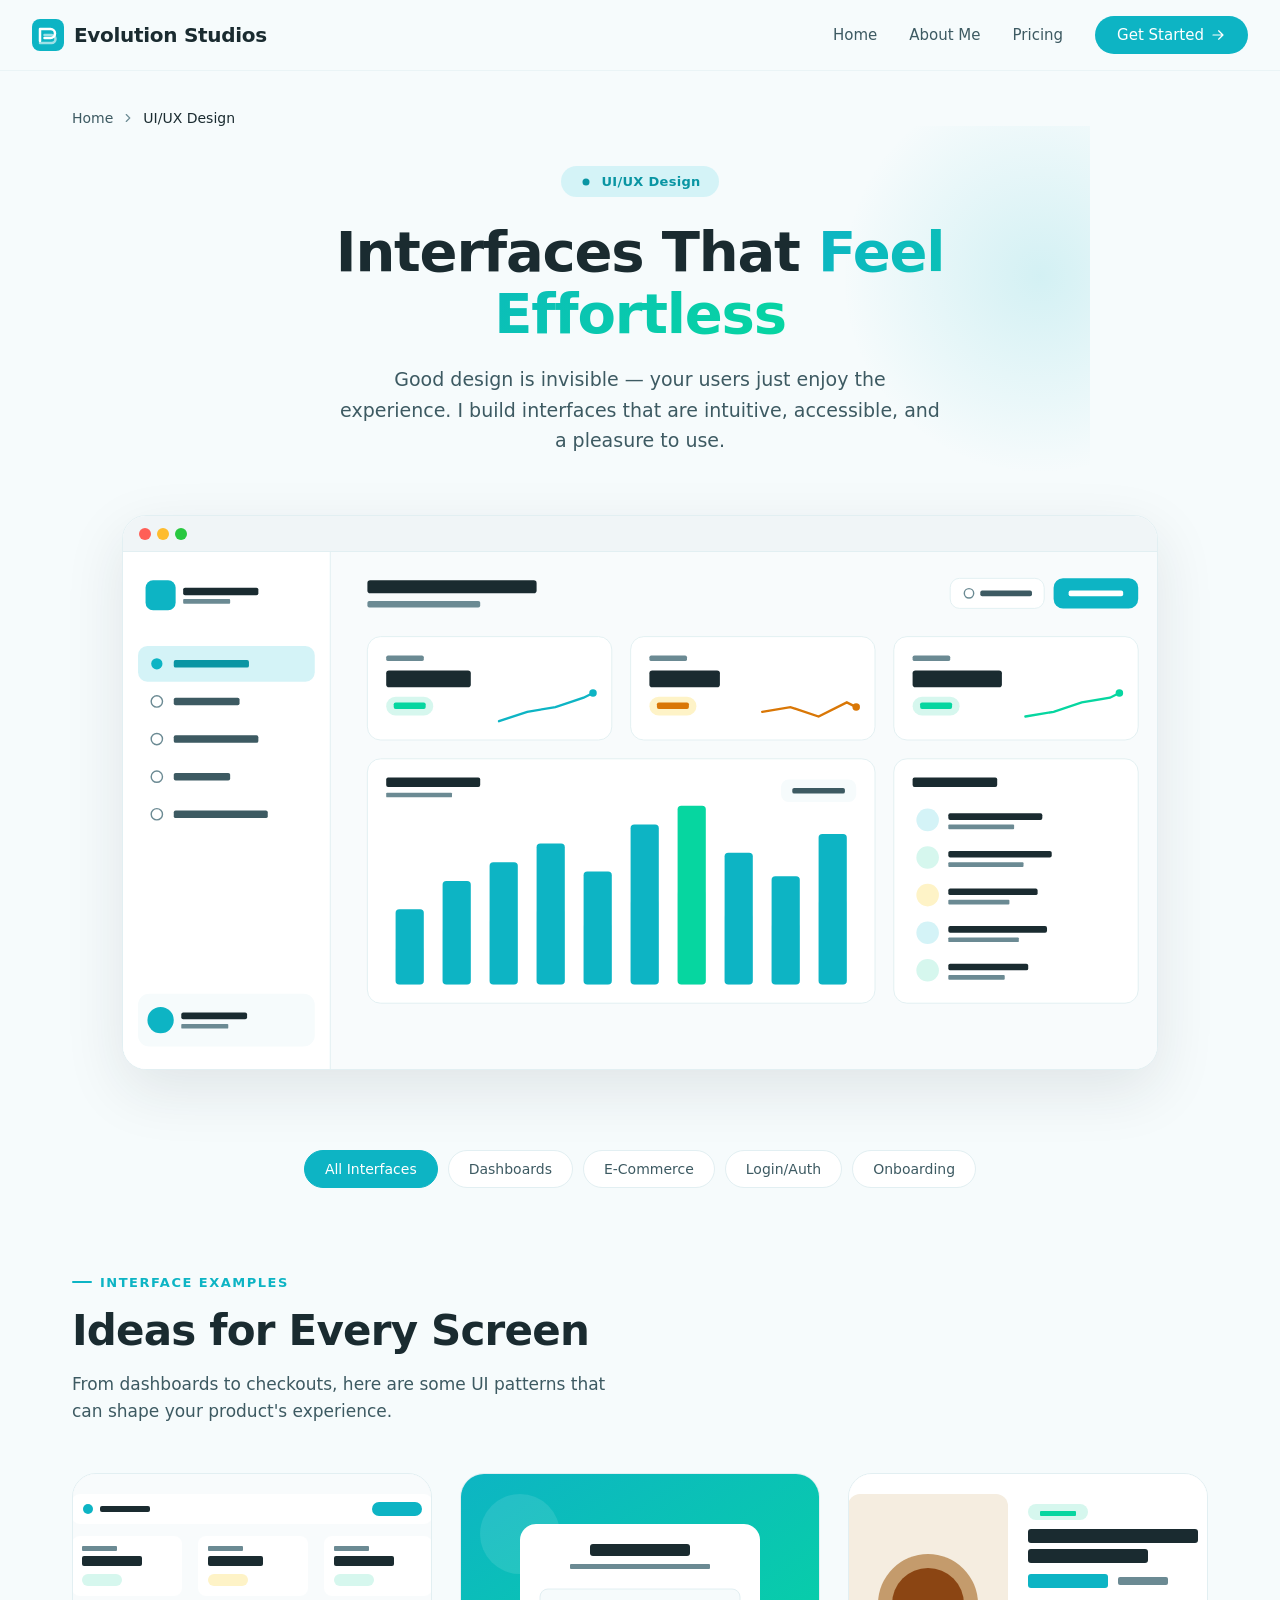
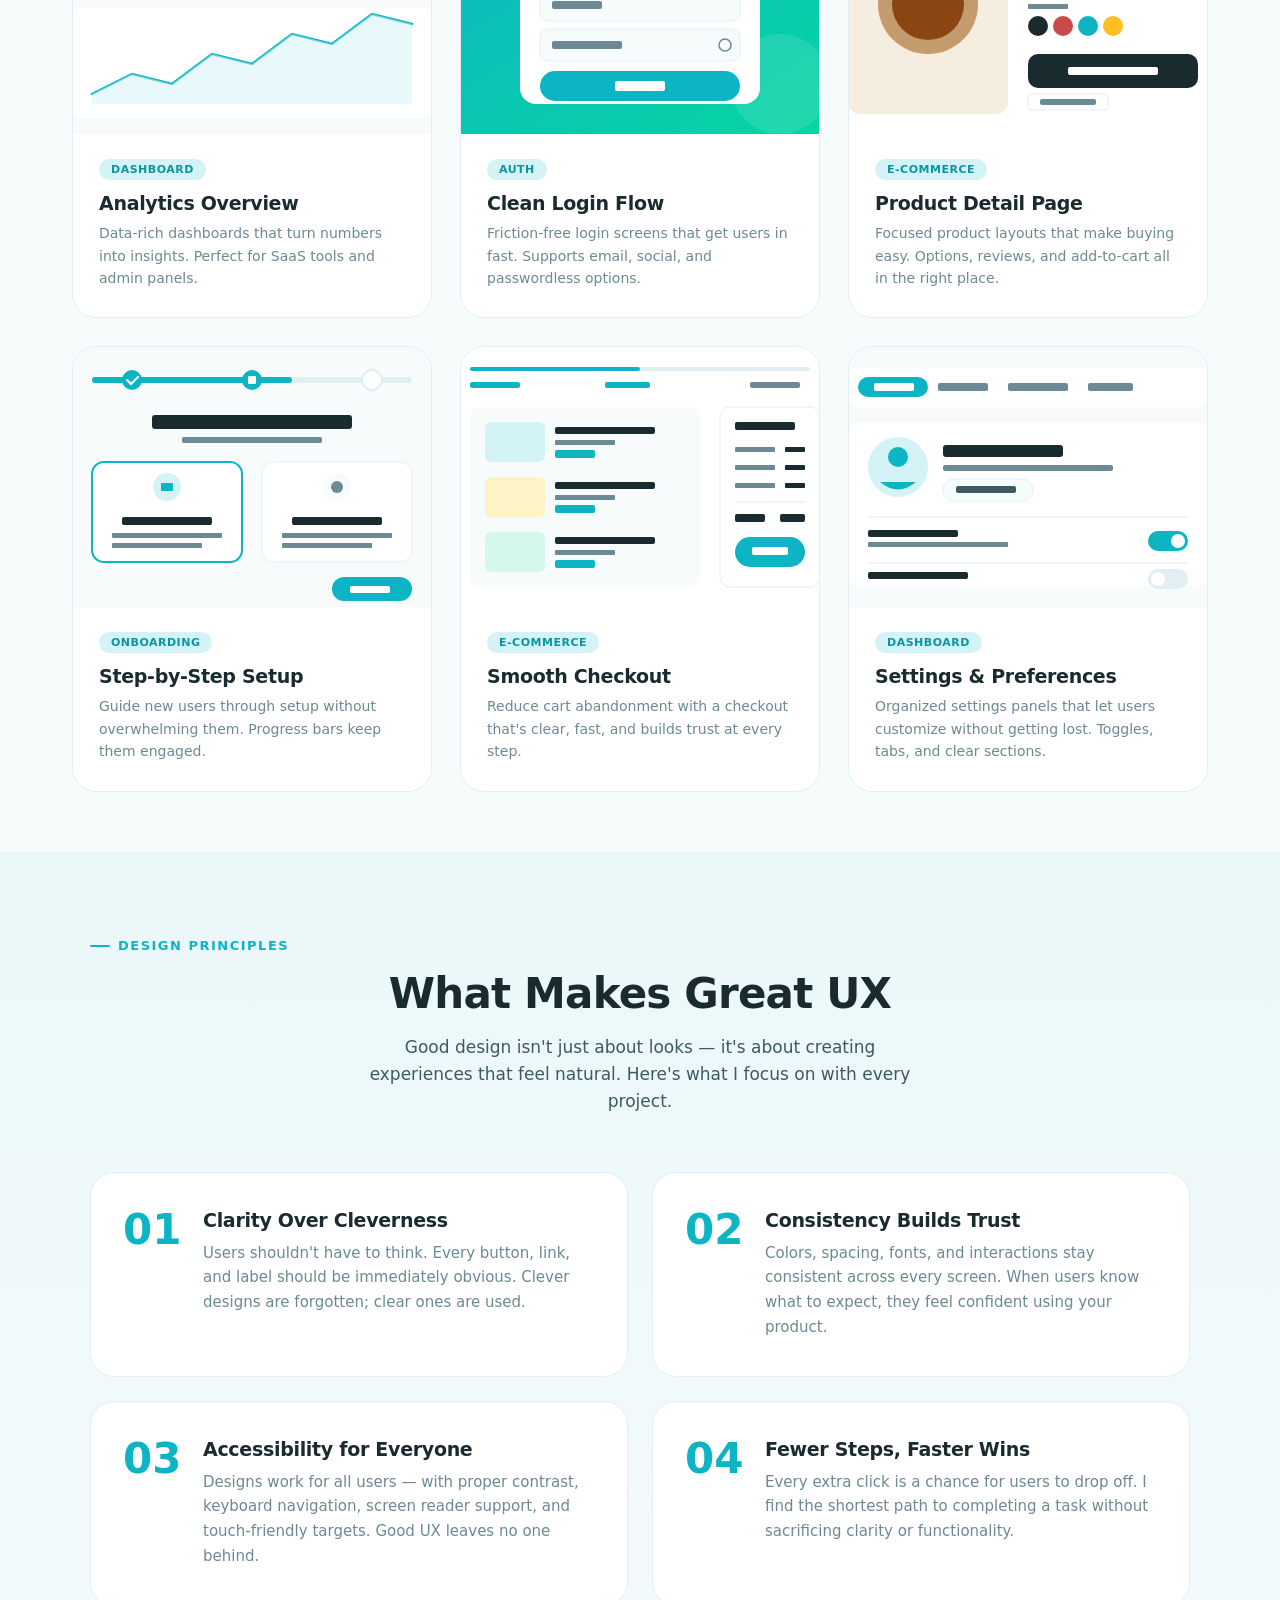
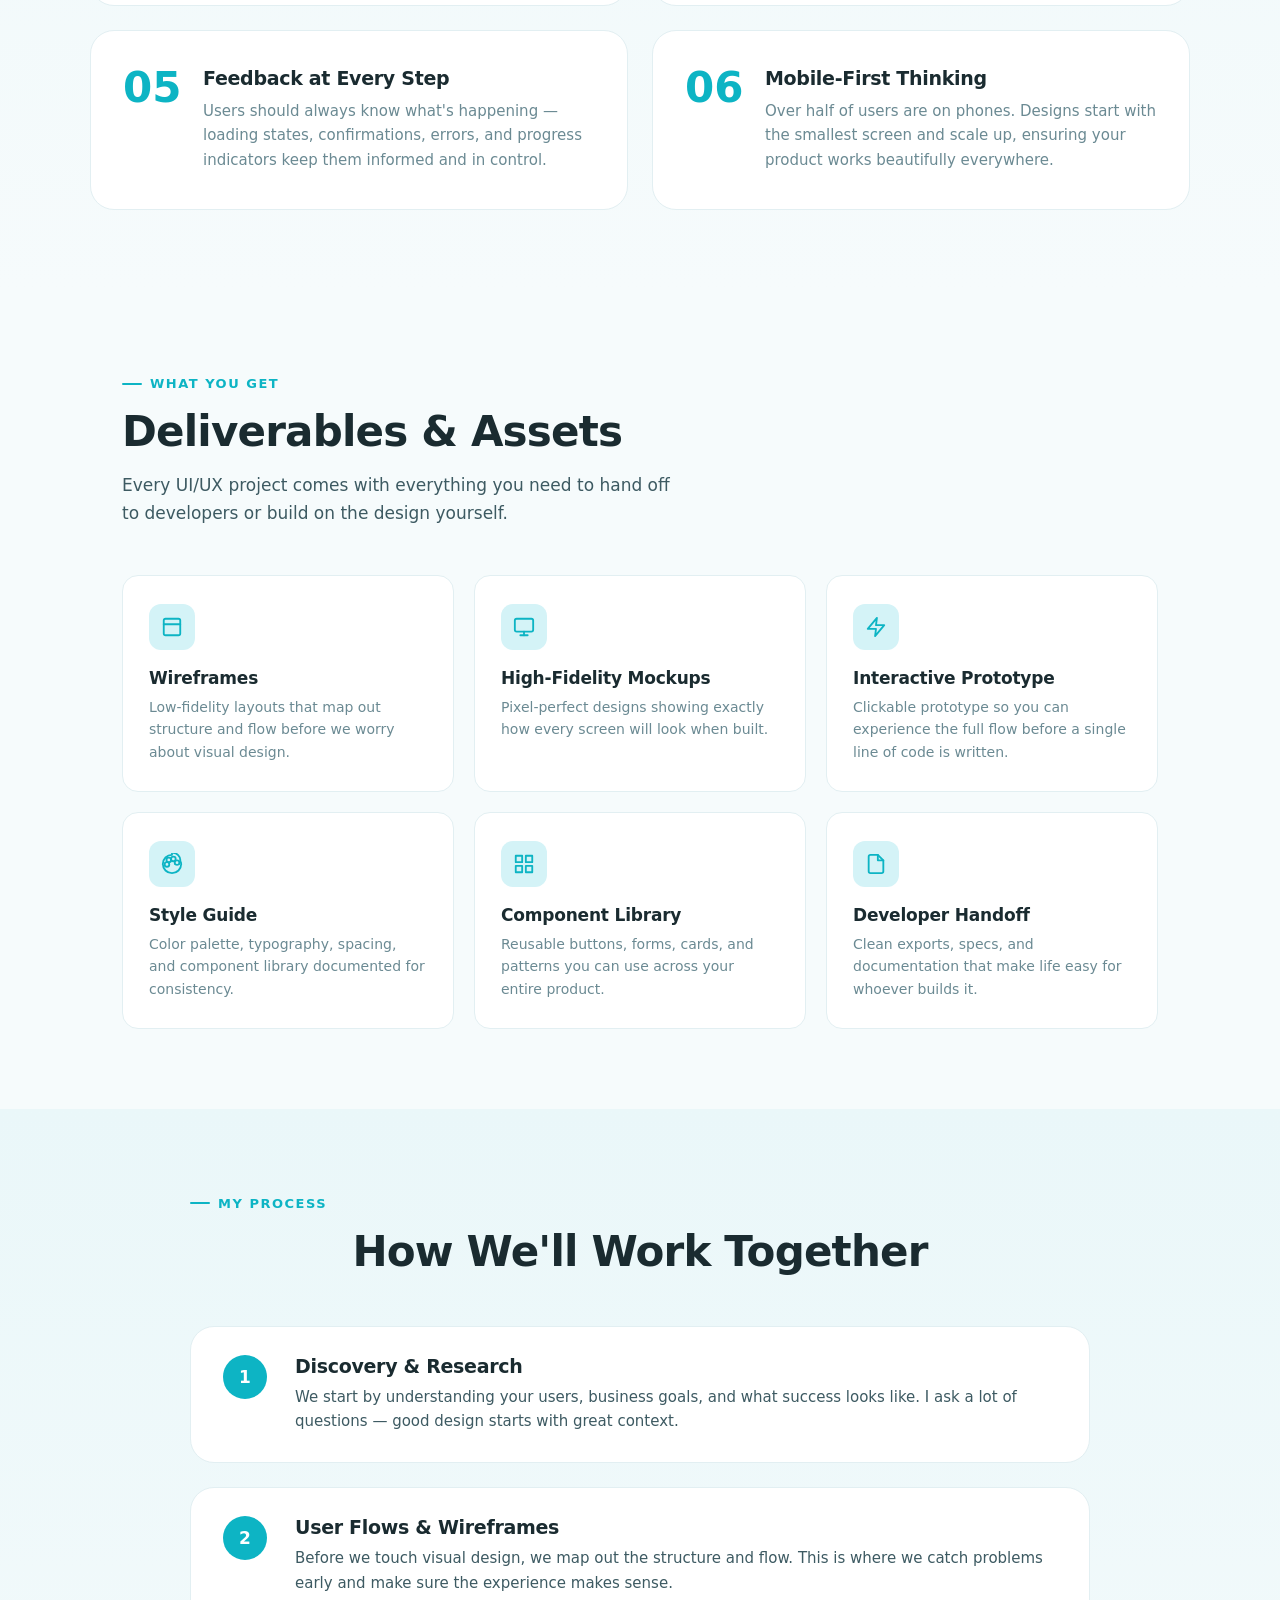
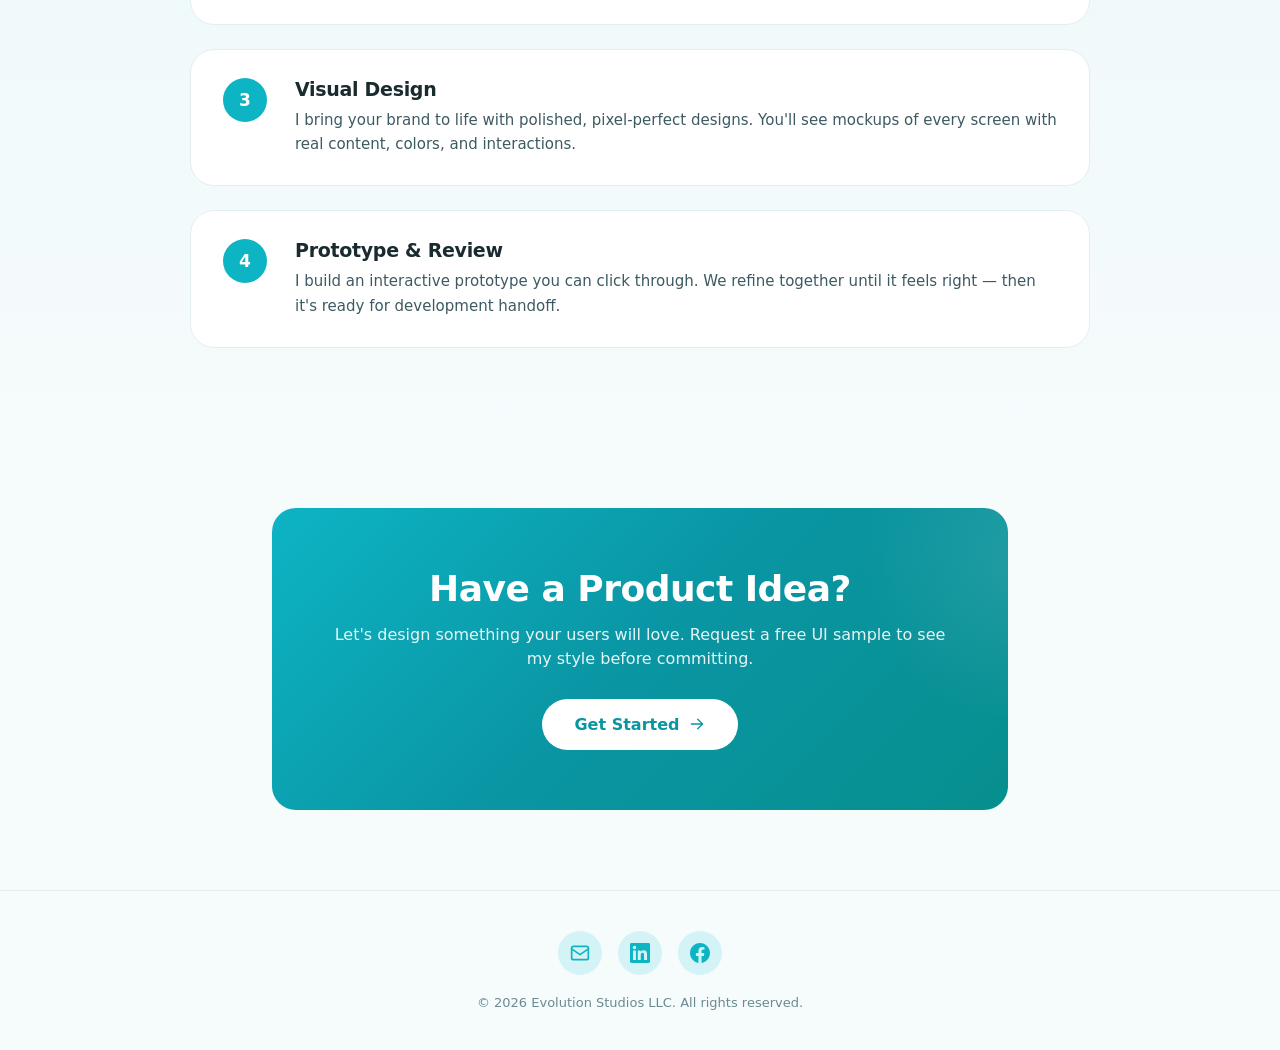
<file: web files/uiux.html>
<!DOCTYPE html>
<html lang="en">
<head>
<!-- Google tag (gtag.js) -->
<script async src="https://www.googletagmanager.com/gtag/js?id=G-BLVY6RMLWH"></script>
<script>
  window.dataLayer = window.dataLayer || [];
  function gtag(){dataLayer.push(arguments);}
  gtag('js', new Date());

  gtag('config', 'G-YQJY8ZWJ82');
</script>
<meta charset="UTF-8">
<meta name="viewport" content="width=device-width, initial-scale=1.0">
<title>UI/UX Design Ideas & Examples — Evolution Studios</title>
<link rel="stylesheet" href="https://myfonts.neocities.org/fonts.css">
<style>

/* ============ VARIABLES ============ */
:root {
  --bg-primary: #f6fbfc;
  --bg-hero: #eaf7f9;
  --text-dark: #1a2b30;
  --text-mid: #3d5a62;
  --text-light: #6b8a93;
  --accent: #0db4c4;
  --accent-dark: #0a95a3;
  --accent-light: #d4f3f7;
  --accent-glow: rgba(13, 180, 196, 0.15);
  --white: #ffffff;
  --card-bg: #ffffff;
  --card-border: #e2eff2;
  --shadow-sm: 0 1px 3px rgba(26, 43, 48, 0.06);
  --shadow-md: 0 8px 30px rgba(26, 43, 48, 0.08);
  --shadow-lg: 0 20px 60px rgba(26, 43, 48, 0.1);
  --radius-sm: 10px;
  --radius-md: 16px;
  --radius-lg: 24px;
  --font-body: 'DM Sans', system-ui, -apple-system, sans-serif;
  --font-display: 'Outfit', system-ui, sans-serif;
}

/* ============ RESET ============ */
*, *::before, *::after { margin: 0; padding: 0; box-sizing: border-box; }
html { scroll-behavior: smooth; }
body {
  font-family: var(--font-body);
  color: var(--text-dark);
  background: var(--bg-primary);
  -webkit-font-smoothing: antialiased;
  overflow-x: hidden;
}
a { text-decoration: none; color: inherit; }

/* ============ NAV ============ */
.nav {
  position: fixed;
  top: 0; left: 0; right: 0;
  z-index: 100;
  padding: 16px 32px;
  display: flex;
  align-items: center;
  justify-content: space-between;
  background: rgba(246, 251, 252, 0.85);
  backdrop-filter: blur(20px);
  -webkit-backdrop-filter: blur(20px);
  border-bottom: 1px solid rgba(226, 239, 242, 0.6);
  transition: box-shadow 0.3s;
}
.nav.scrolled { box-shadow: var(--shadow-sm); }
.nav-logo {
  display: flex; align-items: center; gap: 10px;
  font-family: var(--font-display);
  font-weight: 700; font-size: 20px;
  color: var(--text-dark);
  letter-spacing: -0.3px;
}
.nav-links { display: flex; gap: 32px; align-items: center; }
.nav-links a {
  font-size: 15px; font-weight: 500;
  color: var(--text-mid);
  transition: color 0.2s;
}
.nav-links a:hover { color: var(--accent); }
.nav-cta {
  display: inline-flex; align-items: center; gap: 6px;
  padding: 10px 22px;
  background: var(--accent);
  color: var(--white) !important;
  font-weight: 600; font-size: 14px;
  border-radius: 50px;
  transition: background 0.2s, transform 0.2s;
}
.nav-cta:hover { background: var(--accent-dark); transform: translateY(-1px); }
.nav-toggle { display: none; background: none; border: none; cursor: pointer; padding: 4px; }
.nav-toggle span {
  display: block; width: 24px; height: 2px; background: var(--text-dark);
  margin: 6px 0; border-radius: 2px; transition: 0.3s;
}

/* ============ BREADCRUMB ============ */
.breadcrumb {
  padding: 110px 32px 0;
  max-width: 1200px;
  margin: 0 auto;
  font-size: 14px;
  color: var(--text-light);
  display: flex;
  align-items: center;
  gap: 8px;
}
.breadcrumb a { color: var(--text-mid); transition: color 0.2s; }
.breadcrumb a:hover { color: var(--accent); }
.breadcrumb svg { width: 14px; height: 14px; }
.breadcrumb .current { color: var(--text-dark); font-weight: 500; }

/* ============ PAGE HERO ============ */
.page-hero {
  padding: 40px 32px 60px;
  text-align: center;
  position: relative;
  overflow: hidden;
  max-width: 900px;
  margin: 0 auto;
}
.page-hero::before {
  content: '';
  position: absolute;
  top: -50px; right: -150px;
  width: 400px; height: 400px;
  background: radial-gradient(circle, var(--accent-glow) 0%, transparent 70%);
  pointer-events: none;
  z-index: -1;
}
.hero-badge {
  display: inline-flex;
  align-items: center;
  gap: 8px;
  padding: 8px 18px;
  background: var(--accent-light);
  color: var(--accent-dark);
  font-size: 13px;
  font-weight: 600;
  border-radius: 50px;
  margin-bottom: 24px;
  letter-spacing: 0.3px;
  animation: fadeUp 0.6s ease both;
}
.hero-badge svg { width: 14px; height: 14px; }
.page-hero h1 {
  font-family: var(--font-display);
  font-size: clamp(32px, 5vw, 56px);
  font-weight: 800;
  letter-spacing: -1.2px;
  line-height: 1.1;
  margin-bottom: 20px;
  animation: fadeUp 0.6s 0.1s ease both;
}
.page-hero h1 .highlight {
  background: linear-gradient(135deg, var(--accent), #06d6a0);
  -webkit-background-clip: text;
  -webkit-text-fill-color: transparent;
  background-clip: text;
}
.page-hero p {
  font-size: clamp(16px, 2vw, 19px);
  color: var(--text-mid);
  line-height: 1.6;
  max-width: 600px;
  margin: 0 auto;
  animation: fadeUp 0.6s 0.2s ease both;
}

/* ============ UI SHOWCASE (DASHBOARD PREVIEW) ============ */
.ui-showcase {
  max-width: 1100px;
  margin: 0 auto 80px;
  padding: 0 32px;
}
.showcase-frame {
  background: var(--white);
  border-radius: var(--radius-lg);
  box-shadow: var(--shadow-lg);
  overflow: hidden;
  border: 1px solid var(--card-border);
  position: relative;
}
.showcase-frame::before {
  content: '';
  display: block;
  height: 36px;
  background: #f0f5f7;
  border-bottom: 1px solid var(--card-border);
}
.showcase-dots {
  position: absolute;
  top: 12px; left: 16px;
  display: flex;
  gap: 6px;
}
.showcase-dots span {
  width: 12px; height: 12px;
  border-radius: 50%;
  display: block;
}
.showcase-dots span:nth-child(1) { background: #ff5f57; }
.showcase-dots span:nth-child(2) { background: #febc2e; }
.showcase-dots span:nth-child(3) { background: #28c840; }
.showcase-frame svg {
  width: 100%;
  height: auto;
  display: block;
}

/* ============ FILTER TABS ============ */
.filter-tabs {
  display: flex;
  justify-content: center;
  flex-wrap: wrap;
  gap: 10px;
  padding: 0 32px 40px;
  max-width: 1000px;
  margin: 0 auto;
}
.filter-tab {
  padding: 10px 20px;
  background: var(--white);
  border: 1.5px solid var(--card-border);
  border-radius: 50px;
  font-family: var(--font-body);
  font-weight: 500;
  font-size: 14px;
  color: var(--text-mid);
  cursor: pointer;
  transition: all 0.2s;
}
.filter-tab:hover {
  border-color: var(--accent);
  color: var(--accent);
}
.filter-tab.active {
  background: var(--accent);
  color: var(--white);
  border-color: var(--accent);
}

/* ============ INTERFACE GRID ============ */
.interface-section {
  padding: 40px 32px 60px;
  max-width: 1200px;
  margin: 0 auto;
}
.section-label {
  display: inline-flex;
  align-items: center;
  gap: 8px;
  font-size: 13px;
  font-weight: 600;
  color: var(--accent);
  text-transform: uppercase;
  letter-spacing: 1.5px;
  margin-bottom: 16px;
}
.section-label::before {
  content: '';
  width: 20px; height: 2px;
  background: var(--accent);
  border-radius: 2px;
}
.interface-section h2 {
  font-family: var(--font-display);
  font-size: clamp(28px, 4vw, 42px);
  font-weight: 700;
  letter-spacing: -0.8px;
  margin-bottom: 16px;
}
.interface-section .section-desc {
  color: var(--text-mid);
  font-size: 17px;
  line-height: 1.6;
  max-width: 560px;
  margin-bottom: 48px;
}
.interface-grid {
  display: grid;
  grid-template-columns: repeat(3, 1fr);
  gap: 28px;
}
.interface-card {
  background: var(--card-bg);
  border: 1px solid var(--card-border);
  border-radius: var(--radius-lg);
  overflow: hidden;
  transition: all 0.35s ease;
  display: flex;
  flex-direction: column;
}
.interface-card:hover {
  transform: translateY(-6px);
  box-shadow: var(--shadow-lg);
  border-color: transparent;
}
.interface-preview {
  height: 260px;
  position: relative;
  overflow: hidden;
  background: #f0f5f7;
}
.interface-preview svg {
  width: 100%;
  height: 100%;
  display: block;
}
.interface-info {
  padding: 24px 26px 28px;
}
.interface-tag {
  display: inline-block;
  padding: 4px 12px;
  background: var(--accent-light);
  color: var(--accent-dark);
  font-size: 11px;
  font-weight: 700;
  letter-spacing: 0.5px;
  text-transform: uppercase;
  border-radius: 50px;
  margin-bottom: 12px;
}
.interface-info h3 {
  font-family: var(--font-display);
  font-size: 19px;
  font-weight: 700;
  margin-bottom: 8px;
  letter-spacing: -0.3px;
}
.interface-info p {
  color: var(--text-light);
  font-size: 14px;
  line-height: 1.6;
}

/* ============ PRINCIPLES ============ */
.principles-section {
  padding: 80px 32px;
  background: linear-gradient(180deg, var(--bg-hero) 0%, var(--bg-primary) 100%);
}
.principles-inner {
  max-width: 1100px;
  margin: 0 auto;
}
.principles-inner h2 {
  font-family: var(--font-display);
  font-size: clamp(28px, 4vw, 42px);
  font-weight: 700;
  letter-spacing: -0.8px;
  margin-bottom: 16px;
  text-align: center;
}
.principles-inner .section-desc {
  color: var(--text-mid);
  font-size: 17px;
  line-height: 1.6;
  max-width: 560px;
  margin: 0 auto 56px;
  text-align: center;
}
.principles-grid {
  display: grid;
  grid-template-columns: repeat(2, 1fr);
  gap: 24px;
}
.principle-card {
  background: var(--white);
  border: 1px solid var(--card-border);
  border-radius: var(--radius-lg);
  padding: 36px 32px;
  display: flex;
  gap: 20px;
  transition: all 0.3s;
}
.principle-card:hover {
  transform: translateY(-4px);
  box-shadow: var(--shadow-md);
}
.principle-number {
  font-family: var(--font-display);
  font-size: 42px;
  font-weight: 800;
  color: var(--accent);
  line-height: 1;
  flex-shrink: 0;
  width: 60px;
}
.principle-text h3 {
  font-family: var(--font-display);
  font-size: 19px;
  font-weight: 700;
  margin-bottom: 10px;
  letter-spacing: -0.3px;
}
.principle-text p {
  color: var(--text-light);
  font-size: 15px;
  line-height: 1.65;
}

/* ============ DELIVERABLES ============ */
.deliverables-section {
  padding: 80px 32px;
  max-width: 1100px;
  margin: 0 auto;
}
.deliverables-section h2 {
  font-family: var(--font-display);
  font-size: clamp(28px, 4vw, 42px);
  font-weight: 700;
  letter-spacing: -0.8px;
  margin-bottom: 16px;
}
.deliverables-section .section-desc {
  color: var(--text-mid);
  font-size: 17px;
  line-height: 1.6;
  max-width: 560px;
  margin-bottom: 48px;
}
.deliverables-grid {
  display: grid;
  grid-template-columns: repeat(3, 1fr);
  gap: 20px;
}
.deliverable {
  background: var(--white);
  border: 1px solid var(--card-border);
  border-radius: var(--radius-md);
  padding: 28px 26px;
  transition: all 0.25s;
}
.deliverable:hover {
  border-color: var(--accent);
  transform: translateY(-3px);
  box-shadow: var(--shadow-md);
}
.deliverable-icon {
  width: 46px; height: 46px;
  border-radius: 12px;
  background: var(--accent-light);
  display: flex;
  align-items: center;
  justify-content: center;
  margin-bottom: 18px;
}
.deliverable-icon svg { width: 22px; height: 22px; color: var(--accent); }
.deliverable h4 {
  font-family: var(--font-display);
  font-size: 17px;
  font-weight: 700;
  margin-bottom: 8px;
  letter-spacing: -0.2px;
}
.deliverable p {
  font-size: 14px;
  color: var(--text-light);
  line-height: 1.6;
}

/* ============ PROCESS ============ */
.process-section {
  padding: 80px 32px;
  background: linear-gradient(180deg, var(--bg-hero) 0%, var(--bg-primary) 100%);
}
.process-inner {
  max-width: 900px;
  margin: 0 auto;
}
.process-inner h2 {
  font-family: var(--font-display);
  font-size: clamp(28px, 4vw, 42px);
  font-weight: 700;
  letter-spacing: -0.8px;
  margin-bottom: 50px;
  text-align: center;
}
.process-steps {
  display: flex;
  flex-direction: column;
  gap: 24px;
}
.process-step {
  display: flex;
  gap: 28px;
  padding: 28px 32px;
  background: var(--white);
  border: 1px solid var(--card-border);
  border-radius: var(--radius-lg);
  align-items: flex-start;
  transition: all 0.3s;
}
.process-step:hover {
  transform: translateX(6px);
  border-color: var(--accent);
}
.process-step-num {
  width: 44px; height: 44px;
  border-radius: 50%;
  background: var(--accent);
  color: var(--white);
  display: flex;
  align-items: center;
  justify-content: center;
  font-family: var(--font-display);
  font-weight: 800;
  font-size: 17px;
  flex-shrink: 0;
}
.process-step-content h3 {
  font-family: var(--font-display);
  font-size: 19px;
  font-weight: 700;
  margin-bottom: 8px;
  letter-spacing: -0.3px;
}
.process-step-content p {
  color: var(--text-mid);
  font-size: 15px;
  line-height: 1.65;
}

/* ============ CTA ============ */
.cta-section {
  padding: 80px 32px;
  max-width: 800px;
  margin: 0 auto;
  text-align: center;
}
.cta-box {
  background: linear-gradient(135deg, #0db4c4 0%, #0a95a3 50%, #078f8e 100%);
  border-radius: var(--radius-lg);
  padding: 60px 48px;
  color: var(--white);
  position: relative;
  overflow: hidden;
}
.cta-box::before {
  content: '';
  position: absolute;
  top: -50%; right: -30%;
  width: 400px; height: 400px;
  background: radial-gradient(circle, rgba(255,255,255,0.1) 0%, transparent 60%);
  pointer-events: none;
}
.cta-box h2 {
  font-family: var(--font-display);
  font-size: clamp(26px, 4vw, 36px);
  font-weight: 700;
  letter-spacing: -0.5px;
  margin-bottom: 14px;
}
.cta-box p {
  font-size: 16px;
  opacity: 0.9;
  margin-bottom: 28px;
  line-height: 1.5;
}
.btn-white {
  display: inline-flex;
  align-items: center;
  gap: 8px;
  padding: 16px 32px;
  background: var(--white);
  color: var(--accent-dark);
  font-family: var(--font-body);
  font-weight: 700;
  font-size: 16px;
  border: none;
  border-radius: 50px;
  cursor: pointer;
  transition: all 0.25s;
}
.btn-white:hover {
  transform: translateY(-2px);
  box-shadow: 0 8px 30px rgba(0,0,0,0.15);
}

/* ============ FOOTER ============ */
.site-footer {
  padding: 40px 32px;
  text-align: center;
  border-top: 1px solid var(--card-border);
}
.footer-inner { max-width: 600px; margin: 0 auto; }
.footer-socials {
  display: flex;
  justify-content: center;
  gap: 16px;
  margin-bottom: 20px;
}
.social-link {
  width: 44px; height: 44px;
  border-radius: 50%;
  background: var(--accent-light);
  display: flex;
  align-items: center;
  justify-content: center;
  transition: all 0.25s;
}
.social-link:hover { background: var(--accent); transform: translateY(-2px); }
.social-link:hover svg { color: var(--white); }
.social-link svg { width: 20px; height: 20px; color: var(--accent); }
.footer-copy { font-size: 13px; color: var(--text-light); }

/* ============ ANIMATIONS ============ */
@keyframes fadeUp {
  from { opacity: 0; transform: translateY(20px); }
  to { opacity: 1; transform: translateY(0); }
}
.interface-card.hidden { display: none; }

/* ============ RESPONSIVE ============ */
@media (max-width: 900px) {
  .interface-grid { grid-template-columns: repeat(2, 1fr); }
  .principles-grid { grid-template-columns: 1fr; }
  .deliverables-grid { grid-template-columns: repeat(2, 1fr); }
}
@media (max-width: 700px) {
  .nav-links { display: none; }
  .nav-toggle { display: block; }
  .nav-links.open {
    display: flex; flex-direction: column;
    position: absolute; top: 100%; left: 0; right: 0;
    background: var(--bg-primary);
    padding: 24px 32px;
    border-bottom: 1px solid var(--card-border);
    box-shadow: var(--shadow-md);
  }
  .interface-grid { grid-template-columns: 1fr; }
  .deliverables-grid { grid-template-columns: 1fr; }
  .process-step { flex-direction: column; gap: 16px; padding: 24px; }
  .breadcrumb, .page-hero, .ui-showcase, .filter-tabs,
  .interface-section, .principles-section, .deliverables-section,
  .process-section, .cta-section { padding-left: 20px; padding-right: 20px; }
  .cta-box { padding: 44px 24px; }
}
/* ===== Back to Top Button ===== */
/* A floating button that appears in the bottom-right corner after 
   scrolling. Click to smooth-scroll back to the top. */

.back-to-top {
  position: fixed;
  bottom: 32px;
  right: 32px;
  width: 48px;
  height: 48px;
  background: #0db4c4;      /* button color — change to match your site */
  color: #ffffff;
  border: none;
  border-radius: 50%;
  cursor: pointer;
  display: flex;
  align-items: center;
  justify-content: center;
  box-shadow: 0 4px 20px rgba(13, 180, 196, 0.35);
  opacity: 0;
  visibility: hidden;
  transform: translateY(20px);
  transition: all 0.3s ease;
  z-index: 99;
}

.back-to-top.visible {
  opacity: 1;
  visibility: visible;
  transform: translateY(0);
}

.back-to-top:hover {
  background: #0a95a3;      /* darker shade on hover */
  transform: translateY(-4px);
  box-shadow: 0 8px 30px rgba(13, 180, 196, 0.5);
}

.back-to-top svg {
  width: 20px;
  height: 20px;
}

/* Smaller size and tighter positioning on mobile */
@media (max-width: 700px) {
  .back-to-top {
    bottom: 20px;
    right: 20px;
    width: 44px;
    height: 44px;
  }
}
/* ===== Scroll Progress Bar ===== */
/* A thin gradient bar at the top of the page that fills as the 
   user scrolls down. Subtle but premium-feeling. */

.scroll-progress {
  position: fixed;
  top: 0;
  left: 0;
  height: 3px;
  width: 0%;                /* JS updates this to show progress */
  background: linear-gradient(90deg, #0db4c4, #06d6a0);
  z-index: 200;             /* stays above fixed navs (which are usually 100) */
  transition: width 0.1s ease-out;
  box-shadow: 0 0 10px rgba(13, 180, 196, 0.15);
}
</style>
</head>
<body>
<div class="scroll-progress" id="scrollProgress"></div>

<!-- ===== NAV ===== -->
<nav class="nav" id="mainNav">
  <a href="index.html" class="nav-logo">
    <svg width="32" height="32" viewBox="0 0 32 32" fill="none">
      <rect width="32" height="32" rx="8" fill="#0db4c4"/>
      <path d="M8 22V10h10.5a4.5 4.5 0 010 9H12.5" stroke="#fff" stroke-width="2.5" stroke-linecap="round" stroke-linejoin="round"/>
      <path d="M12.5 16h7a4 4 0 010 8H8" stroke="#fff" stroke-width="2.5" stroke-linecap="round" stroke-linejoin="round" opacity="0.6"/>
    </svg>
    Evolution Studios
  </a>
  <div class="nav-links" id="navLinks">
    <a href="index.html">Home</a>
    <a href="aboutme.html">About Me</a>
    <a href="get-started.html">Pricing</a>
    <a href="get-started.html" class="nav-cta">
      Get Started
      <svg viewBox="0 0 20 20" fill="currentColor" width="16" height="16"><path fill-rule="evenodd" d="M3 10a.75.75 0 01.75-.75h10.638L10.23 5.29a.75.75 0 111.04-1.08l5.5 5.25a.75.75 0 010 1.08l-5.5 5.25a.75.75 0 11-1.04-1.08l4.158-3.96H3.75A.75.75 0 013 10z"/></svg>
    </a>
  </div>
  <button class="nav-toggle" id="navToggle" aria-label="Toggle menu">
    <span></span><span></span><span></span>
  </button>
</nav>

<!-- ===== BREADCRUMB ===== -->
<div class="breadcrumb">
  <a href="index.html">Home</a>
  <svg viewBox="0 0 24 24" fill="none" stroke="currentColor" stroke-width="2" stroke-linecap="round"><polyline points="9 18 15 12 9 6"/></svg>
  <span class="current">UI/UX Design</span>
</div>

<!-- ===== HERO ===== -->
<section class="page-hero">
  <div class="hero-badge">
    <svg viewBox="0 0 16 16" fill="currentColor"><circle cx="8" cy="8" r="4"/></svg>
    UI/UX Design
  </div>
  <h1>Interfaces That <span class="highlight">Feel Effortless</span></h1>
  <p>Good design is invisible — your users just enjoy the experience. I build interfaces that are intuitive, accessible, and a pleasure to use.</p>
</section>

<!-- ===== UI SHOWCASE ===== -->
<div class="ui-showcase">
  <div class="showcase-frame">
    <div class="showcase-dots"><span></span><span></span><span></span></div>
    <svg viewBox="0 0 1100 550" xmlns="http://www.w3.org/2000/svg" preserveAspectRatio="xMidYMid slice">
      <rect width="1100" height="550" fill="#f8fbfc"/>
      <!-- Sidebar -->
      <rect x="0" y="0" width="220" height="550" fill="#fff"/>
      <rect x="220" y="0" width="1" height="550" fill="#e2eff2"/>
      <!-- Logo in sidebar -->
      <rect x="24" y="30" width="32" height="32" rx="8" fill="#0db4c4"/>
      <rect x="64" y="38" width="80" height="8" rx="2" fill="#1a2b30"/>
      <rect x="64" y="50" width="50" height="5" rx="1" fill="#6b8a93"/>
      <!-- Menu items -->
      <rect x="16" y="100" width="188" height="38" rx="10" fill="#d4f3f7"/>
      <circle cx="36" cy="119" r="6" fill="#0db4c4"/>
      <rect x="54" y="115" width="80" height="8" rx="2" fill="#0a95a3"/>
      <circle cx="36" cy="159" r="6" fill="none" stroke="#6b8a93" stroke-width="1.5"/>
      <rect x="54" y="155" width="70" height="8" rx="2" fill="#3d5a62"/>
      <circle cx="36" cy="199" r="6" fill="none" stroke="#6b8a93" stroke-width="1.5"/>
      <rect x="54" y="195" width="90" height="8" rx="2" fill="#3d5a62"/>
      <circle cx="36" cy="239" r="6" fill="none" stroke="#6b8a93" stroke-width="1.5"/>
      <rect x="54" y="235" width="60" height="8" rx="2" fill="#3d5a62"/>
      <circle cx="36" cy="279" r="6" fill="none" stroke="#6b8a93" stroke-width="1.5"/>
      <rect x="54" y="275" width="100" height="8" rx="2" fill="#3d5a62"/>
      <!-- Sidebar footer -->
      <rect x="16" y="470" width="188" height="56" rx="12" fill="#f6fbfc"/>
      <circle cx="40" cy="498" r="14" fill="#0db4c4"/>
      <rect x="62" y="490" width="70" height="7" rx="2" fill="#1a2b30"/>
      <rect x="62" y="502" width="50" height="5" rx="1" fill="#6b8a93"/>
      <!-- Main content header -->
      <rect x="260" y="30" width="180" height="14" rx="3" fill="#1a2b30"/>
      <rect x="260" y="52" width="120" height="7" rx="2" fill="#6b8a93"/>
      <!-- Header actions -->
      <rect x="880" y="28" width="100" height="32" rx="10" fill="#fff" stroke="#e2eff2"/>
      <circle cx="900" cy="44" r="5" fill="none" stroke="#6b8a93" stroke-width="1.5"/>
      <rect x="912" y="41" width="55" height="6" rx="2" fill="#3d5a62"/>
      <rect x="990" y="28" width="90" height="32" rx="10" fill="#0db4c4"/>
      <rect x="1006" y="41" width="58" height="6" rx="2" fill="#fff"/>
      <!-- Stat cards -->
      <rect x="260" y="90" width="260" height="110" rx="14" fill="#fff" stroke="#e2eff2"/>
      <rect x="280" y="110" width="40" height="6" rx="2" fill="#6b8a93"/>
      <rect x="280" y="126" width="90" height="18" rx="3" fill="#1a2b30"/>
      <rect x="280" y="154" width="50" height="20" rx="10" fill="#d6f7ee"/>
      <rect x="288" y="160" width="34" height="7" rx="2" fill="#06d6a0"/>
      <!-- Mini chart -->
      <path d="M400 180 L430 170 L460 165 L490 155 L500 150" stroke="#0db4c4" stroke-width="2.5" fill="none" stroke-linecap="round"/>
      <circle cx="500" cy="150" r="4" fill="#0db4c4"/>
      <rect x="540" y="90" width="260" height="110" rx="14" fill="#fff" stroke="#e2eff2"/>
      <rect x="560" y="110" width="40" height="6" rx="2" fill="#6b8a93"/>
      <rect x="560" y="126" width="75" height="18" rx="3" fill="#1a2b30"/>
      <rect x="560" y="154" width="50" height="20" rx="10" fill="#fef3c7"/>
      <rect x="568" y="160" width="34" height="7" rx="2" fill="#d97706"/>
      <path d="M680 170 L710 165 L740 175 L770 160 L780 165" stroke="#d97706" stroke-width="2.5" fill="none" stroke-linecap="round"/>
      <circle cx="780" cy="165" r="4" fill="#d97706"/>
      <rect x="820" y="90" width="260" height="110" rx="14" fill="#fff" stroke="#e2eff2"/>
      <rect x="840" y="110" width="40" height="6" rx="2" fill="#6b8a93"/>
      <rect x="840" y="126" width="95" height="18" rx="3" fill="#1a2b30"/>
      <rect x="840" y="154" width="50" height="20" rx="10" fill="#d6f7ee"/>
      <rect x="848" y="160" width="34" height="7" rx="2" fill="#06d6a0"/>
      <path d="M960 175 L990 170 L1020 160 L1050 155 L1060 150" stroke="#06d6a0" stroke-width="2.5" fill="none" stroke-linecap="round"/>
      <circle cx="1060" cy="150" r="4" fill="#06d6a0"/>
      <!-- Large chart card -->
      <rect x="260" y="220" width="540" height="260" rx="14" fill="#fff" stroke="#e2eff2"/>
      <rect x="280" y="240" width="100" height="10" rx="2" fill="#1a2b30"/>
      <rect x="280" y="256" width="70" height="5" rx="1" fill="#6b8a93"/>
      <rect x="700" y="242" width="80" height="24" rx="8" fill="#f6fbfc"/>
      <rect x="712" y="251" width="56" height="6" rx="2" fill="#3d5a62"/>
      <!-- Chart bars -->
      <rect x="290" y="420" width="30" height="40" rx="4" fill="#d4f3f7"/>
      <rect x="290" y="380" width="30" height="80" rx="4" fill="#0db4c4"/>
      <rect x="340" y="400" width="30" height="60" rx="4" fill="#d4f3f7"/>
      <rect x="340" y="350" width="30" height="110" rx="4" fill="#0db4c4"/>
      <rect x="390" y="390" width="30" height="70" rx="4" fill="#d4f3f7"/>
      <rect x="390" y="330" width="30" height="130" rx="4" fill="#0db4c4"/>
      <rect x="440" y="380" width="30" height="80" rx="4" fill="#d4f3f7"/>
      <rect x="440" y="310" width="30" height="150" rx="4" fill="#0db4c4"/>
      <rect x="490" y="395" width="30" height="65" rx="4" fill="#d4f3f7"/>
      <rect x="490" y="340" width="30" height="120" rx="4" fill="#0db4c4"/>
      <rect x="540" y="370" width="30" height="90" rx="4" fill="#d4f3f7"/>
      <rect x="540" y="290" width="30" height="170" rx="4" fill="#0db4c4"/>
      <rect x="590" y="360" width="30" height="100" rx="4" fill="#d4f3f7"/>
      <rect x="590" y="270" width="30" height="190" rx="4" fill="#06d6a0"/>
      <rect x="640" y="385" width="30" height="75" rx="4" fill="#d4f3f7"/>
      <rect x="640" y="320" width="30" height="140" rx="4" fill="#0db4c4"/>
      <rect x="690" y="395" width="30" height="65" rx="4" fill="#d4f3f7"/>
      <rect x="690" y="345" width="30" height="115" rx="4" fill="#0db4c4"/>
      <rect x="740" y="370" width="30" height="90" rx="4" fill="#d4f3f7"/>
      <rect x="740" y="300" width="30" height="160" rx="4" fill="#0db4c4"/>
      <!-- Side activity card -->
      <rect x="820" y="220" width="260" height="260" rx="14" fill="#fff" stroke="#e2eff2"/>
      <rect x="840" y="240" width="90" height="10" rx="2" fill="#1a2b30"/>
      <!-- Activity items -->
      <circle cx="856" cy="285" r="12" fill="#d4f3f7"/>
      <rect x="878" y="278" width="100" height="7" rx="2" fill="#1a2b30"/>
      <rect x="878" y="290" width="70" height="5" rx="1" fill="#6b8a93"/>
      <circle cx="856" cy="325" r="12" fill="#d6f7ee"/>
      <rect x="878" y="318" width="110" height="7" rx="2" fill="#1a2b30"/>
      <rect x="878" y="330" width="80" height="5" rx="1" fill="#6b8a93"/>
      <circle cx="856" cy="365" r="12" fill="#fef3c7"/>
      <rect x="878" y="358" width="95" height="7" rx="2" fill="#1a2b30"/>
      <rect x="878" y="370" width="65" height="5" rx="1" fill="#6b8a93"/>
      <circle cx="856" cy="405" r="12" fill="#d4f3f7"/>
      <rect x="878" y="398" width="105" height="7" rx="2" fill="#1a2b30"/>
      <rect x="878" y="410" width="75" height="5" rx="1" fill="#6b8a93"/>
      <circle cx="856" cy="445" r="12" fill="#d6f7ee"/>
      <rect x="878" y="438" width="85" height="7" rx="2" fill="#1a2b30"/>
      <rect x="878" y="450" width="60" height="5" rx="1" fill="#6b8a93"/>
    </svg>
  </div>
</div>

<!-- ===== FILTER TABS ===== -->
<div class="filter-tabs">
  <button class="filter-tab active" data-filter="all">All Interfaces</button>
  <button class="filter-tab" data-filter="dashboard">Dashboards</button>
  <button class="filter-tab" data-filter="ecommerce">E-Commerce</button>
  <button class="filter-tab" data-filter="auth">Login/Auth</button>
  <button class="filter-tab" data-filter="onboarding">Onboarding</button>
</div>

<!-- ===== INTERFACE EXAMPLES ===== -->
<section class="interface-section">
  <div class="section-label">Interface Examples</div>
  <h2>Ideas for Every Screen</h2>
  <p class="section-desc">From dashboards to checkouts, here are some UI patterns that can shape your product's experience.</p>

  <div class="interface-grid">

    <!-- Analytics Dashboard -->
    <div class="interface-card" data-category="dashboard">
      <div class="interface-preview">
        <svg viewBox="0 0 400 260" xmlns="http://www.w3.org/2000/svg" preserveAspectRatio="xMidYMid slice">
          <rect width="400" height="260" fill="#f8fbfc"/>
          <rect x="20" y="20" width="360" height="30" rx="8" fill="#fff"/>
          <circle cx="36" cy="35" r="5" fill="#0db4c4"/>
          <rect x="48" y="32" width="50" height="6" rx="2" fill="#1a2b30"/>
          <rect x="320" y="28" width="50" height="14" rx="7" fill="#0db4c4"/>
          <!-- Stats row -->
          <rect x="20" y="62" width="110" height="60" rx="8" fill="#fff"/>
          <rect x="30" y="72" width="35" height="5" rx="1" fill="#6b8a93"/>
          <rect x="30" y="82" width="60" height="10" rx="2" fill="#1a2b30"/>
          <rect x="30" y="100" width="40" height="12" rx="6" fill="#d6f7ee"/>
          <rect x="146" y="62" width="110" height="60" rx="8" fill="#fff"/>
          <rect x="156" y="72" width="35" height="5" rx="1" fill="#6b8a93"/>
          <rect x="156" y="82" width="55" height="10" rx="2" fill="#1a2b30"/>
          <rect x="156" y="100" width="40" height="12" rx="6" fill="#fef3c7"/>
          <rect x="272" y="62" width="108" height="60" rx="8" fill="#fff"/>
          <rect x="282" y="72" width="35" height="5" rx="1" fill="#6b8a93"/>
          <rect x="282" y="82" width="60" height="10" rx="2" fill="#1a2b30"/>
          <rect x="282" y="100" width="40" height="12" rx="6" fill="#d6f7ee"/>
          <!-- Chart -->
          <rect x="20" y="134" width="360" height="110" rx="8" fill="#fff"/>
          <path d="M40 220 L80 200 L120 210 L160 180 L200 190 L240 160 L280 170 L320 140 L360 150" stroke="#0db4c4" stroke-width="2.5" fill="none" stroke-linecap="round"/>
          <path d="M40 220 L80 200 L120 210 L160 180 L200 190 L240 160 L280 170 L320 140 L360 150 L360 230 L40 230 Z" fill="#d4f3f7" opacity="0.5"/>
        </svg>
      </div>
      <div class="interface-info">
        <span class="interface-tag">Dashboard</span>
        <h3>Analytics Overview</h3>
        <p>Data-rich dashboards that turn numbers into insights. Perfect for SaaS tools and admin panels.</p>
      </div>
    </div>

    <!-- Mobile App Login -->
    <div class="interface-card" data-category="auth">
      <div class="interface-preview">
        <svg viewBox="0 0 400 260" xmlns="http://www.w3.org/2000/svg" preserveAspectRatio="xMidYMid slice">
          <defs>
            <linearGradient id="loginBg" x1="0" y1="0" x2="1" y2="1">
              <stop offset="0%" stop-color="#0db4c4"/>
              <stop offset="100%" stop-color="#06d6a0"/>
            </linearGradient>
          </defs>
          <rect width="400" height="260" fill="url(#loginBg)"/>
          <circle cx="80" cy="60" r="40" fill="#fff" opacity="0.1"/>
          <circle cx="340" cy="210" r="50" fill="#fff" opacity="0.1"/>
          <!-- Login card -->
          <rect x="80" y="50" width="240" height="180" rx="16" fill="#fff"/>
          <rect x="150" y="70" width="100" height="12" rx="3" fill="#1a2b30"/>
          <rect x="130" y="90" width="140" height="5" rx="1" fill="#6b8a93"/>
          <!-- Input 1 -->
          <rect x="100" y="115" width="200" height="32" rx="8" fill="#f6fbfc" stroke="#e2eff2"/>
          <rect x="112" y="127" width="50" height="8" rx="2" fill="#6b8a93"/>
          <!-- Input 2 -->
          <rect x="100" y="155" width="200" height="32" rx="8" fill="#f6fbfc" stroke="#e2eff2"/>
          <rect x="112" y="167" width="70" height="8" rx="2" fill="#6b8a93"/>
          <circle cx="285" cy="171" r="6" fill="none" stroke="#6b8a93" stroke-width="1.5"/>
          <!-- Button -->
          <rect x="100" y="197" width="200" height="30" rx="15" fill="#0db4c4"/>
          <rect x="175" y="207" width="50" height="10" rx="2" fill="#fff"/>
        </svg>
      </div>
      <div class="interface-info">
        <span class="interface-tag">Auth</span>
        <h3>Clean Login Flow</h3>
        <p>Friction-free login screens that get users in fast. Supports email, social, and passwordless options.</p>
      </div>
    </div>

    <!-- E-commerce Product -->
    <div class="interface-card" data-category="ecommerce">
      <div class="interface-preview">
        <svg viewBox="0 0 400 260" xmlns="http://www.w3.org/2000/svg" preserveAspectRatio="xMidYMid slice">
          <rect width="400" height="260" fill="#fff"/>
          <!-- Product image -->
          <rect x="20" y="20" width="160" height="220" rx="12" fill="#f5ede0"/>
          <circle cx="100" cy="130" r="50" fill="#c49b6c"/>
          <circle cx="100" cy="130" r="36" fill="#8b4513"/>
          <!-- Product info -->
          <rect x="200" y="30" width="60" height="16" rx="8" fill="#d6f7ee"/>
          <rect x="212" y="37" width="36" height="5" rx="1" fill="#06d6a0"/>
          <rect x="200" y="55" width="170" height="14" rx="3" fill="#1a2b30"/>
          <rect x="200" y="75" width="120" height="14" rx="3" fill="#1a2b30"/>
          <rect x="200" y="100" width="80" height="14" rx="3" fill="#0db4c4"/>
          <rect x="290" y="103" width="50" height="8" rx="2" fill="#6b8a93"/>
          <!-- Options -->
          <rect x="200" y="130" width="40" height="5" rx="1" fill="#6b8a93"/>
          <circle cx="210" cy="152" r="10" fill="#1a2b30"/>
          <circle cx="235" cy="152" r="10" fill="#c94a4a"/>
          <circle cx="260" cy="152" r="10" fill="#0db4c4"/>
          <circle cx="285" cy="152" r="10" fill="#fbbf24"/>
          <!-- Add to cart -->
          <rect x="200" y="180" width="170" height="34" rx="10" fill="#1a2b30"/>
          <rect x="240" y="193" width="90" height="8" rx="2" fill="#fff"/>
          <rect x="200" y="220" width="80" height="16" rx="3" fill="none" stroke="#e2eff2"/>
          <rect x="212" y="225" width="56" height="6" rx="2" fill="#6b8a93"/>
        </svg>
      </div>
      <div class="interface-info">
        <span class="interface-tag">E-Commerce</span>
        <h3>Product Detail Page</h3>
        <p>Focused product layouts that make buying easy. Options, reviews, and add-to-cart all in the right place.</p>
      </div>
    </div>

    <!-- Onboarding -->
    <div class="interface-card" data-category="onboarding">
      <div class="interface-preview">
        <svg viewBox="0 0 400 260" xmlns="http://www.w3.org/2000/svg" preserveAspectRatio="xMidYMid slice">
          <rect width="400" height="260" fill="#f8fbfc"/>
          <!-- Progress bar -->
          <rect x="40" y="30" width="320" height="6" rx="3" fill="#e2eff2"/>
          <rect x="40" y="30" width="200" height="6" rx="3" fill="#0db4c4"/>
          <circle cx="80" cy="33" r="10" fill="#0db4c4"/>
          <path d="M75 33 l4 4 l7 -7" stroke="#fff" stroke-width="2" fill="none" stroke-linecap="round"/>
          <circle cx="200" cy="33" r="10" fill="#0db4c4"/>
          <rect x="196" y="29" width="8" height="8" rx="1" fill="#fff"/>
          <circle cx="320" cy="33" r="10" fill="#fff" stroke="#e2eff2" stroke-width="2"/>
          <!-- Title -->
          <rect x="100" y="68" width="200" height="14" rx="3" fill="#1a2b30"/>
          <rect x="130" y="90" width="140" height="6" rx="2" fill="#6b8a93"/>
          <!-- Option cards -->
          <rect x="40" y="115" width="150" height="100" rx="12" fill="#fff" stroke="#0db4c4" stroke-width="2"/>
          <circle cx="115" cy="140" r="14" fill="#d4f3f7"/>
          <rect x="109" y="136" width="12" height="8" rx="1" fill="#0db4c4"/>
          <rect x="70" y="170" width="90" height="8" rx="2" fill="#1a2b30"/>
          <rect x="60" y="186" width="110" height="5" rx="1" fill="#6b8a93"/>
          <rect x="60" y="196" width="90" height="5" rx="1" fill="#6b8a93"/>
          <rect x="210" y="115" width="150" height="100" rx="12" fill="#fff" stroke="#e2eff2"/>
          <circle cx="285" cy="140" r="14" fill="#f6fbfc"/>
          <circle cx="285" cy="140" r="6" fill="#6b8a93"/>
          <rect x="240" y="170" width="90" height="8" rx="2" fill="#1a2b30"/>
          <rect x="230" y="186" width="110" height="5" rx="1" fill="#6b8a93"/>
          <rect x="230" y="196" width="90" height="5" rx="1" fill="#6b8a93"/>
          <!-- Next button -->
          <rect x="280" y="230" width="80" height="24" rx="12" fill="#0db4c4"/>
          <rect x="298" y="239" width="40" height="7" rx="2" fill="#fff"/>
        </svg>
      </div>
      <div class="interface-info">
        <span class="interface-tag">Onboarding</span>
        <h3>Step-by-Step Setup</h3>
        <p>Guide new users through setup without overwhelming them. Progress bars keep them engaged.</p>
      </div>
    </div>

    <!-- Checkout Flow -->
    <div class="interface-card" data-category="ecommerce">
      <div class="interface-preview">
        <svg viewBox="0 0 400 260" xmlns="http://www.w3.org/2000/svg" preserveAspectRatio="xMidYMid slice">
          <rect width="400" height="260" fill="#fff"/>
          <!-- Steps -->
          <rect x="30" y="20" width="340" height="4" rx="2" fill="#e2eff2"/>
          <rect x="30" y="20" width="170" height="4" rx="2" fill="#0db4c4"/>
          <rect x="30" y="35" width="50" height="6" rx="2" fill="#0db4c4"/>
          <rect x="165" y="35" width="45" height="6" rx="2" fill="#0db4c4"/>
          <rect x="310" y="35" width="50" height="6" rx="2" fill="#6b8a93"/>
          <!-- Cart items -->
          <rect x="30" y="60" width="230" height="180" rx="10" fill="#f8fbfc"/>
          <rect x="45" y="75" width="60" height="40" rx="6" fill="#d4f3f7"/>
          <rect x="115" y="80" width="100" height="7" rx="2" fill="#1a2b30"/>
          <rect x="115" y="93" width="60" height="5" rx="1" fill="#6b8a93"/>
          <rect x="115" y="103" width="40" height="8" rx="2" fill="#0db4c4"/>
          <rect x="45" y="130" width="60" height="40" rx="6" fill="#fef3c7"/>
          <rect x="115" y="135" width="100" height="7" rx="2" fill="#1a2b30"/>
          <rect x="115" y="148" width="60" height="5" rx="1" fill="#6b8a93"/>
          <rect x="115" y="158" width="40" height="8" rx="2" fill="#0db4c4"/>
          <rect x="45" y="185" width="60" height="40" rx="6" fill="#d6f7ee"/>
          <rect x="115" y="190" width="100" height="7" rx="2" fill="#1a2b30"/>
          <rect x="115" y="203" width="60" height="5" rx="1" fill="#6b8a93"/>
          <rect x="115" y="213" width="40" height="8" rx="2" fill="#0db4c4"/>
          <!-- Summary -->
          <rect x="280" y="60" width="100" height="180" rx="10" fill="#fff" stroke="#e2eff2"/>
          <rect x="295" y="75" width="60" height="8" rx="2" fill="#1a2b30"/>
          <rect x="295" y="100" width="40" height="5" rx="1" fill="#6b8a93"/>
          <rect x="345" y="100" width="20" height="5" rx="1" fill="#1a2b30"/>
          <rect x="295" y="118" width="40" height="5" rx="1" fill="#6b8a93"/>
          <rect x="345" y="118" width="20" height="5" rx="1" fill="#1a2b30"/>
          <rect x="295" y="136" width="40" height="5" rx="1" fill="#6b8a93"/>
          <rect x="345" y="136" width="20" height="5" rx="1" fill="#1a2b30"/>
          <line x1="295" y1="155" x2="365" y2="155" stroke="#e2eff2"/>
          <rect x="295" y="167" width="30" height="8" rx="2" fill="#1a2b30"/>
          <rect x="340" y="167" width="25" height="8" rx="2" fill="#1a2b30"/>
          <rect x="295" y="190" width="70" height="30" rx="15" fill="#0db4c4"/>
          <rect x="312" y="200" width="36" height="8" rx="2" fill="#fff"/>
        </svg>
      </div>
      <div class="interface-info">
        <span class="interface-tag">E-Commerce</span>
        <h3>Smooth Checkout</h3>
        <p>Reduce cart abandonment with a checkout that's clear, fast, and builds trust at every step.</p>
      </div>
    </div>

    <!-- Settings Panel -->
    <div class="interface-card" data-category="dashboard">
      <div class="interface-preview">
        <svg viewBox="0 0 400 260" xmlns="http://www.w3.org/2000/svg" preserveAspectRatio="xMidYMid slice">
          <rect width="400" height="260" fill="#f8fbfc"/>
          <!-- Settings tabs -->
          <rect x="20" y="20" width="360" height="40" rx="10" fill="#fff"/>
          <rect x="30" y="30" width="70" height="20" rx="10" fill="#0db4c4"/>
          <rect x="46" y="36" width="40" height="8" rx="2" fill="#fff"/>
          <rect x="110" y="36" width="50" height="8" rx="2" fill="#6b8a93"/>
          <rect x="180" y="36" width="60" height="8" rx="2" fill="#6b8a93"/>
          <rect x="260" y="36" width="45" height="8" rx="2" fill="#6b8a93"/>
          <!-- Profile section -->
          <rect x="20" y="75" width="360" height="165" rx="10" fill="#fff"/>
          <circle cx="70" cy="120" r="30" fill="#d4f3f7"/>
          <circle cx="70" cy="110" r="10" fill="#0db4c4"/>
          <path d="M52 135 Q70 150 88 135" fill="#0db4c4"/>
          <rect x="115" y="98" width="120" height="12" rx="3" fill="#1a2b30"/>
          <rect x="115" y="118" width="170" height="6" rx="2" fill="#6b8a93"/>
          <rect x="115" y="132" width="90" height="22" rx="11" fill="#f6fbfc" stroke="#e2eff2"/>
          <rect x="128" y="139" width="60" height="7" rx="2" fill="#3d5a62"/>
          <!-- Toggle rows -->
          <line x1="40" y1="170" x2="360" y2="170" stroke="#e2eff2"/>
          <rect x="40" y="183" width="90" height="7" rx="2" fill="#1a2b30"/>
          <rect x="40" y="195" width="140" height="5" rx="1" fill="#6b8a93"/>
          <rect x="320" y="184" width="40" height="20" rx="10" fill="#0db4c4"/>
          <circle cx="350" cy="194" r="7" fill="#fff"/>
          <line x1="40" y1="216" x2="360" y2="216" stroke="#e2eff2"/>
          <rect x="40" y="225" width="100" height="7" rx="2" fill="#1a2b30"/>
          <rect x="320" y="222" width="40" height="20" rx="10" fill="#e2eff2"/>
          <circle cx="330" cy="232" r="7" fill="#fff"/>
        </svg>
      </div>
      <div class="interface-info">
        <span class="interface-tag">Dashboard</span>
        <h3>Settings &amp; Preferences</h3>
        <p>Organized settings panels that let users customize without getting lost. Toggles, tabs, and clear sections.</p>
      </div>
    </div>

  </div>
</section>

<!-- ===== PRINCIPLES ===== -->
<section class="principles-section">
  <div class="principles-inner">
    <div class="section-label" style="justify-content:center;">Design Principles</div>
    <h2>What Makes Great UX</h2>
    <p class="section-desc">Good design isn't just about looks — it's about creating experiences that feel natural. Here's what I focus on with every project.</p>

    <div class="principles-grid">

      <div class="principle-card">
        <div class="principle-number">01</div>
        <div class="principle-text">
          <h3>Clarity Over Cleverness</h3>
          <p>Users shouldn't have to think. Every button, link, and label should be immediately obvious. Clever designs are forgotten; clear ones are used.</p>
        </div>
      </div>

      <div class="principle-card">
        <div class="principle-number">02</div>
        <div class="principle-text">
          <h3>Consistency Builds Trust</h3>
          <p>Colors, spacing, fonts, and interactions stay consistent across every screen. When users know what to expect, they feel confident using your product.</p>
        </div>
      </div>

      <div class="principle-card">
        <div class="principle-number">03</div>
        <div class="principle-text">
          <h3>Accessibility for Everyone</h3>
          <p>Designs work for all users — with proper contrast, keyboard navigation, screen reader support, and touch-friendly targets. Good UX leaves no one behind.</p>
        </div>
      </div>

      <div class="principle-card">
        <div class="principle-number">04</div>
        <div class="principle-text">
          <h3>Fewer Steps, Faster Wins</h3>
          <p>Every extra click is a chance for users to drop off. I find the shortest path to completing a task without sacrificing clarity or functionality.</p>
        </div>
      </div>

      <div class="principle-card">
        <div class="principle-number">05</div>
        <div class="principle-text">
          <h3>Feedback at Every Step</h3>
          <p>Users should always know what's happening — loading states, confirmations, errors, and progress indicators keep them informed and in control.</p>
        </div>
      </div>

      <div class="principle-card">
        <div class="principle-number">06</div>
        <div class="principle-text">
          <h3>Mobile-First Thinking</h3>
          <p>Over half of users are on phones. Designs start with the smallest screen and scale up, ensuring your product works beautifully everywhere.</p>
        </div>
      </div>

    </div>
  </div>
</section>

<!-- ===== DELIVERABLES ===== -->
<section class="deliverables-section">
  <div class="section-label">What You Get</div>
  <h2>Deliverables &amp; Assets</h2>
  <p class="section-desc">Every UI/UX project comes with everything you need to hand off to developers or build on the design yourself.</p>

  <div class="deliverables-grid">

    <div class="deliverable">
      <div class="deliverable-icon">
        <svg viewBox="0 0 24 24" fill="none" stroke="currentColor" stroke-width="2" stroke-linecap="round" stroke-linejoin="round">
          <rect x="3" y="3" width="18" height="18" rx="2"/><line x1="3" y1="9" x2="21" y2="9"/>
        </svg>
      </div>
      <h4>Wireframes</h4>
      <p>Low-fidelity layouts that map out structure and flow before we worry about visual design.</p>
    </div>

    <div class="deliverable">
      <div class="deliverable-icon">
        <svg viewBox="0 0 24 24" fill="none" stroke="currentColor" stroke-width="2" stroke-linecap="round" stroke-linejoin="round">
          <rect x="2" y="3" width="20" height="14" rx="2"/><line x1="8" y1="21" x2="16" y2="21"/><line x1="12" y1="17" x2="12" y2="21"/>
        </svg>
      </div>
      <h4>High-Fidelity Mockups</h4>
      <p>Pixel-perfect designs showing exactly how every screen will look when built.</p>
    </div>

    <div class="deliverable">
      <div class="deliverable-icon">
        <svg viewBox="0 0 24 24" fill="none" stroke="currentColor" stroke-width="2" stroke-linecap="round" stroke-linejoin="round">
          <path d="M13 2L3 14h9l-1 8 10-12h-9l1-8z"/>
        </svg>
      </div>
      <h4>Interactive Prototype</h4>
      <p>Clickable prototype so you can experience the full flow before a single line of code is written.</p>
    </div>

    <div class="deliverable">
      <div class="deliverable-icon">
        <svg viewBox="0 0 24 24" fill="none" stroke="currentColor" stroke-width="2" stroke-linecap="round" stroke-linejoin="round">
          <circle cx="13.5" cy="6.5" r="2.5"/><circle cx="17.5" cy="10.5" r="2.5"/>
          <circle cx="8.5" cy="7.5" r="2.5"/><circle cx="6.5" cy="12.5" r="2.5"/>
          <path d="M12 2a10 10 0 1010 10c0-1.5-.5-2.5-1-3a8 8 0 00-9-9z"/>
        </svg>
      </div>
      <h4>Style Guide</h4>
      <p>Color palette, typography, spacing, and component library documented for consistency.</p>
    </div>

    <div class="deliverable">
      <div class="deliverable-icon">
        <svg viewBox="0 0 24 24" fill="none" stroke="currentColor" stroke-width="2" stroke-linecap="round" stroke-linejoin="round">
          <rect x="3" y="3" width="7" height="7"/><rect x="14" y="3" width="7" height="7"/>
          <rect x="14" y="14" width="7" height="7"/><rect x="3" y="14" width="7" height="7"/>
        </svg>
      </div>
      <h4>Component Library</h4>
      <p>Reusable buttons, forms, cards, and patterns you can use across your entire product.</p>
    </div>

    <div class="deliverable">
      <div class="deliverable-icon">
        <svg viewBox="0 0 24 24" fill="none" stroke="currentColor" stroke-width="2" stroke-linecap="round" stroke-linejoin="round">
          <path d="M14 2H6a2 2 0 00-2 2v16a2 2 0 002 2h12a2 2 0 002-2V8z"/>
          <polyline points="14 2 14 8 20 8"/>
        </svg>
      </div>
      <h4>Developer Handoff</h4>
      <p>Clean exports, specs, and documentation that make life easy for whoever builds it.</p>
    </div>

  </div>
</section>

<!-- ===== PROCESS ===== -->
<section class="process-section">
  <div class="process-inner">
    <div class="section-label" style="justify-content:center;">My Process</div>
    <h2>How We'll Work Together</h2>
    <div class="process-steps">

      <div class="process-step">
        <div class="process-step-num">1</div>
        <div class="process-step-content">
          <h3>Discovery &amp; Research</h3>
          <p>We start by understanding your users, business goals, and what success looks like. I ask a lot of questions — good design starts with great context.</p>
        </div>
      </div>

      <div class="process-step">
        <div class="process-step-num">2</div>
        <div class="process-step-content">
          <h3>User Flows &amp; Wireframes</h3>
          <p>Before we touch visual design, we map out the structure and flow. This is where we catch problems early and make sure the experience makes sense.</p>
        </div>
      </div>

      <div class="process-step">
        <div class="process-step-num">3</div>
        <div class="process-step-content">
          <h3>Visual Design</h3>
          <p>I bring your brand to life with polished, pixel-perfect designs. You'll see mockups of every screen with real content, colors, and interactions.</p>
        </div>
      </div>

      <div class="process-step">
        <div class="process-step-num">4</div>
        <div class="process-step-content">
          <h3>Prototype &amp; Review</h3>
          <p>I build an interactive prototype you can click through. We refine together until it feels right — then it's ready for development handoff.</p>
        </div>
      </div>

    </div>
  </div>
</section>

<!-- ===== CTA ===== -->
<section class="cta-section">
  <div class="cta-box">
    <h2>Have a Product Idea?</h2>
    <p>Let's design something your users will love. Request a free UI sample to see my style before committing.</p>
    <a href="get-started.html" class="btn-white">
      Get Started
      <svg viewBox="0 0 20 20" fill="currentColor" width="18" height="18"><path fill-rule="evenodd" d="M3 10a.75.75 0 01.75-.75h10.638L10.23 5.29a.75.75 0 111.04-1.08l5.5 5.25a.75.75 0 010 1.08l-5.5 5.25a.75.75 0 11-1.04-1.08l4.158-3.96H3.75A.75.75 0 013 10z"/></svg>
    </a>
  </div>
</section>

<!-- ===== FOOTER ===== -->
<footer class="site-footer">
  <div class="footer-inner">
    <div class="footer-socials">
      <a href="mailto:evostudiosllc@gmail.com" class="social-link" aria-label="Email">
        <svg viewBox="0 0 24 24" fill="none" stroke="currentColor" stroke-width="2" stroke-linecap="round" stroke-linejoin="round">
          <rect x="2" y="4" width="20" height="16" rx="2"/><path d="M22 7l-10 7L2 7"/>
        </svg>
      </a>
      <a href="https://www.linkedin.com" target="_blank" class="social-link" aria-label="LinkedIn">
        <svg viewBox="0 0 24 24" fill="currentColor">
          <path d="M20.447 20.452h-3.554v-5.569c0-1.328-.027-3.037-1.852-3.037-1.853 0-2.136 1.445-2.136 2.939v5.667H9.351V9h3.414v1.561h.046c.477-.9 1.637-1.85 3.37-1.85 3.601 0 4.267 2.37 4.267 5.455v6.286zM5.337 7.433a2.062 2.062 0 01-2.063-2.065 2.064 2.064 0 112.063 2.065zm1.782 13.019H3.555V9h3.564v11.452zM22.225 0H1.771C.792 0 0 .774 0 1.729v20.542C0 23.227.792 24 1.771 24h20.451C23.2 24 24 23.227 24 22.271V1.729C24 .774 23.2 0 22.222 0h.003z"/>
        </svg>
      </a>
      <a href="https://www.facebook.com" target="_blank" class="social-link" aria-label="Facebook">
        <svg viewBox="0 0 24 24" fill="currentColor">
          <path d="M24 12.073c0-6.627-5.373-12-12-12s-12 5.373-12 12c0 5.99 4.388 10.954 10.125 11.854v-8.385H7.078v-3.47h3.047V9.43c0-3.007 1.792-4.669 4.533-4.669 1.312 0 2.686.235 2.686.235v2.953H15.83c-1.491 0-1.956.925-1.956 1.874v2.25h3.328l-.532 3.47h-2.796v8.385C19.612 23.027 24 18.062 24 12.073z"/>
        </svg>
      </a>
    </div>
    <p class="footer-copy">&copy; 2026 Evolution Studios LLC. All rights reserved.</p>
  </div>
</footer>
<!-- Back to top button — paste this right before the closing </body> tag,
     but BEFORE any <script> tags that reference it -->
<button class="back-to-top" id="backToTop" aria-label="Back to top">
  <svg viewBox="0 0 24 24" fill="none" stroke="currentColor" stroke-width="2.5" stroke-linecap="round" stroke-linejoin="round">
    <line x1="12" y1="19" x2="12" y2="5"/>
    <polyline points="5 12 12 5 19 12"/>
  </svg>
</button>

<script>
/* ===== Back to Top Button ===== */
/* Shows the button once user has scrolled past 400px. 
   Clicking scrolls smoothly back to the top. */

const backToTop = document.getElementById('backToTop');

window.addEventListener('scroll', () => {
  backToTop.classList.toggle('visible', window.scrollY > 400);
});

backToTop.addEventListener('click', () => {
  window.scrollTo({ top: 0, behavior: 'smooth' });
});

/* NOTE: For smooth scrolling to work, your CSS should include:
   html { scroll-behavior: smooth; }
   (Already built into this snippet's example but not the script itself.) */
// Nav scroll
const nav = document.getElementById('mainNav');
window.addEventListener('scroll', () => {
  nav.classList.toggle('scrolled', window.scrollY > 10);
});

// Mobile toggle
const toggle = document.getElementById('navToggle');
const links = document.getElementById('navLinks');
toggle.addEventListener('click', () => {
  links.classList.toggle('open');
});

// Filter tabs
const tabs = document.querySelectorAll('.filter-tab');
const cards = document.querySelectorAll('.interface-card');
tabs.forEach(tab => {
  tab.addEventListener('click', () => {
    tabs.forEach(t => t.classList.remove('active'));
    tab.classList.add('active');
    const filter = tab.dataset.filter;
    cards.forEach(card => {
      if (filter === 'all' || card.dataset.category === filter) {
        card.classList.remove('hidden');
      } else {
        card.classList.add('hidden');
      }
    });
  });
});
/* ===== Scroll Progress Bar ===== */
/* Calculates how far down the page the user has scrolled as a 
   percentage, then sets the bar's width to match. */

const progressBar = document.getElementById('scrollProgress');

window.addEventListener('scroll', () => {
  const docHeight = document.documentElement.scrollHeight - window.innerHeight;
  progressBar.style.width = (window.scrollY / docHeight) * 100 + '%';
});
</script>

</body>
</html>
</file>
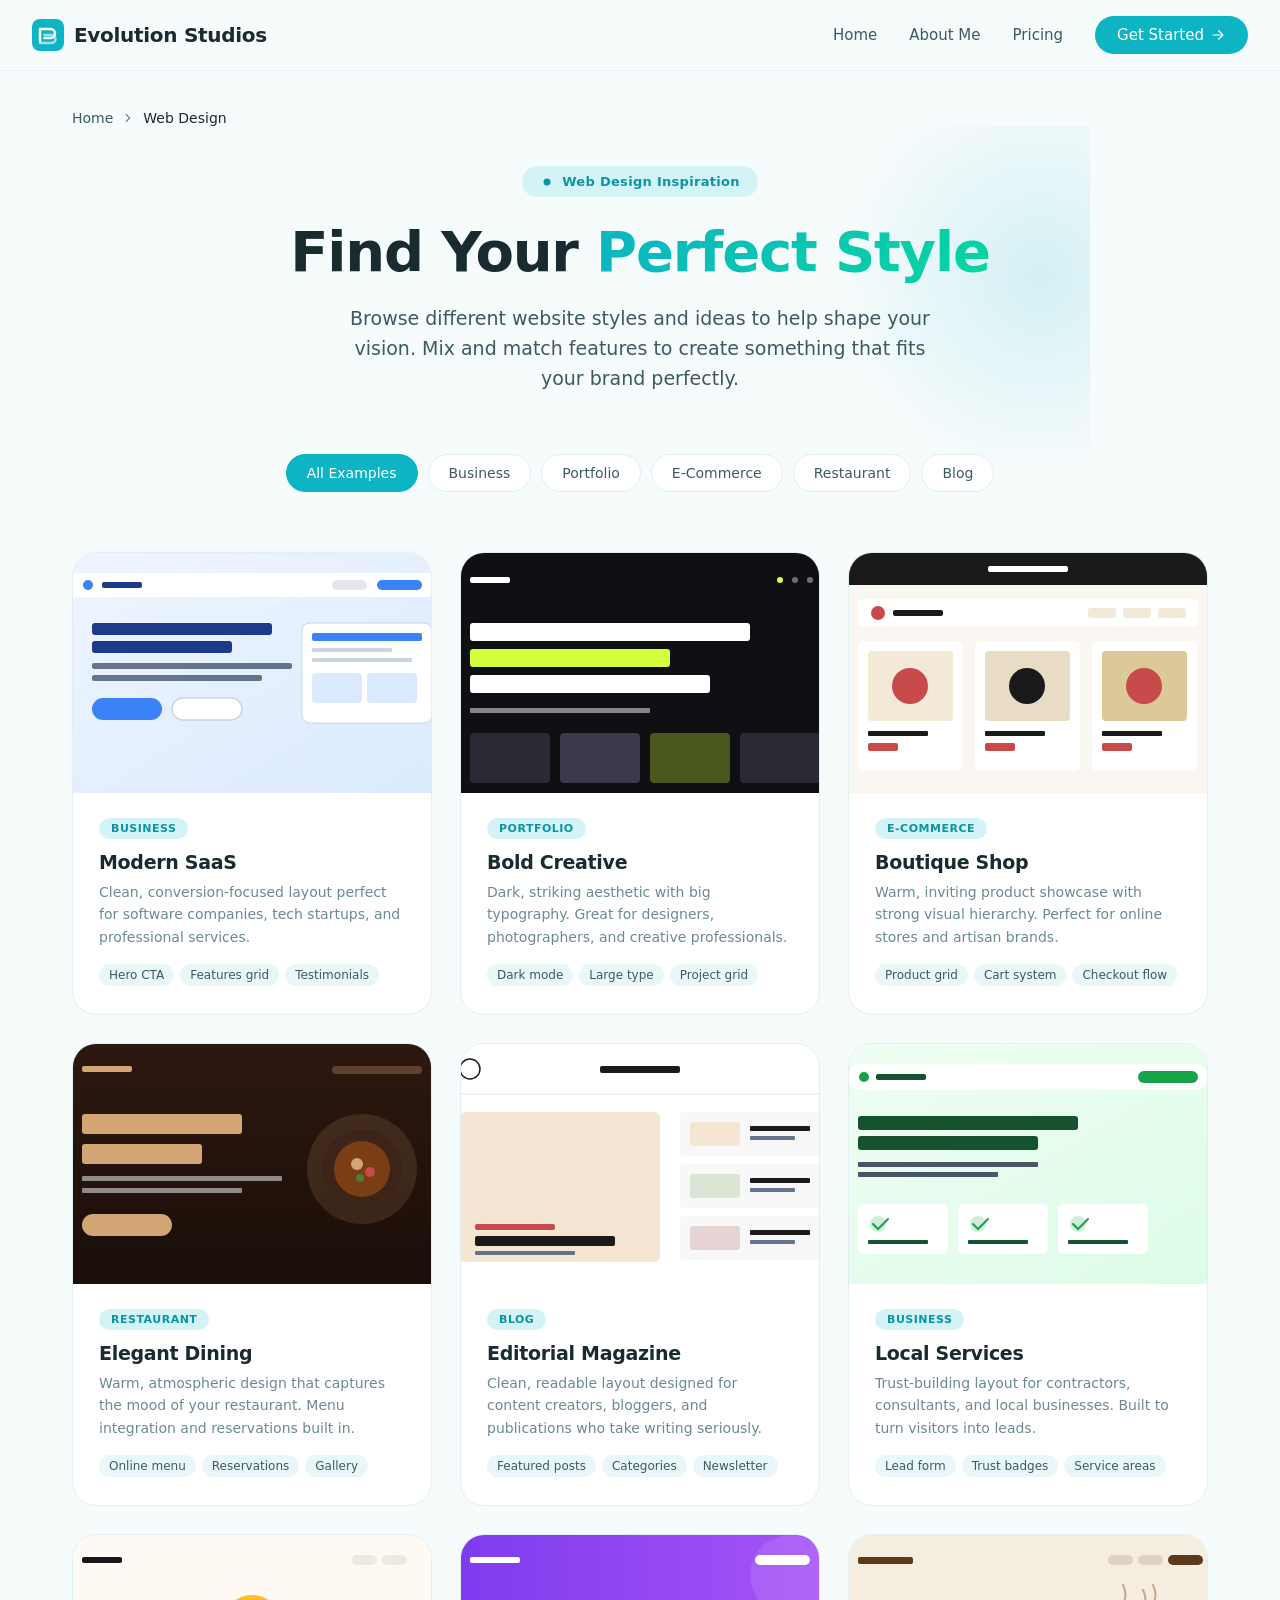
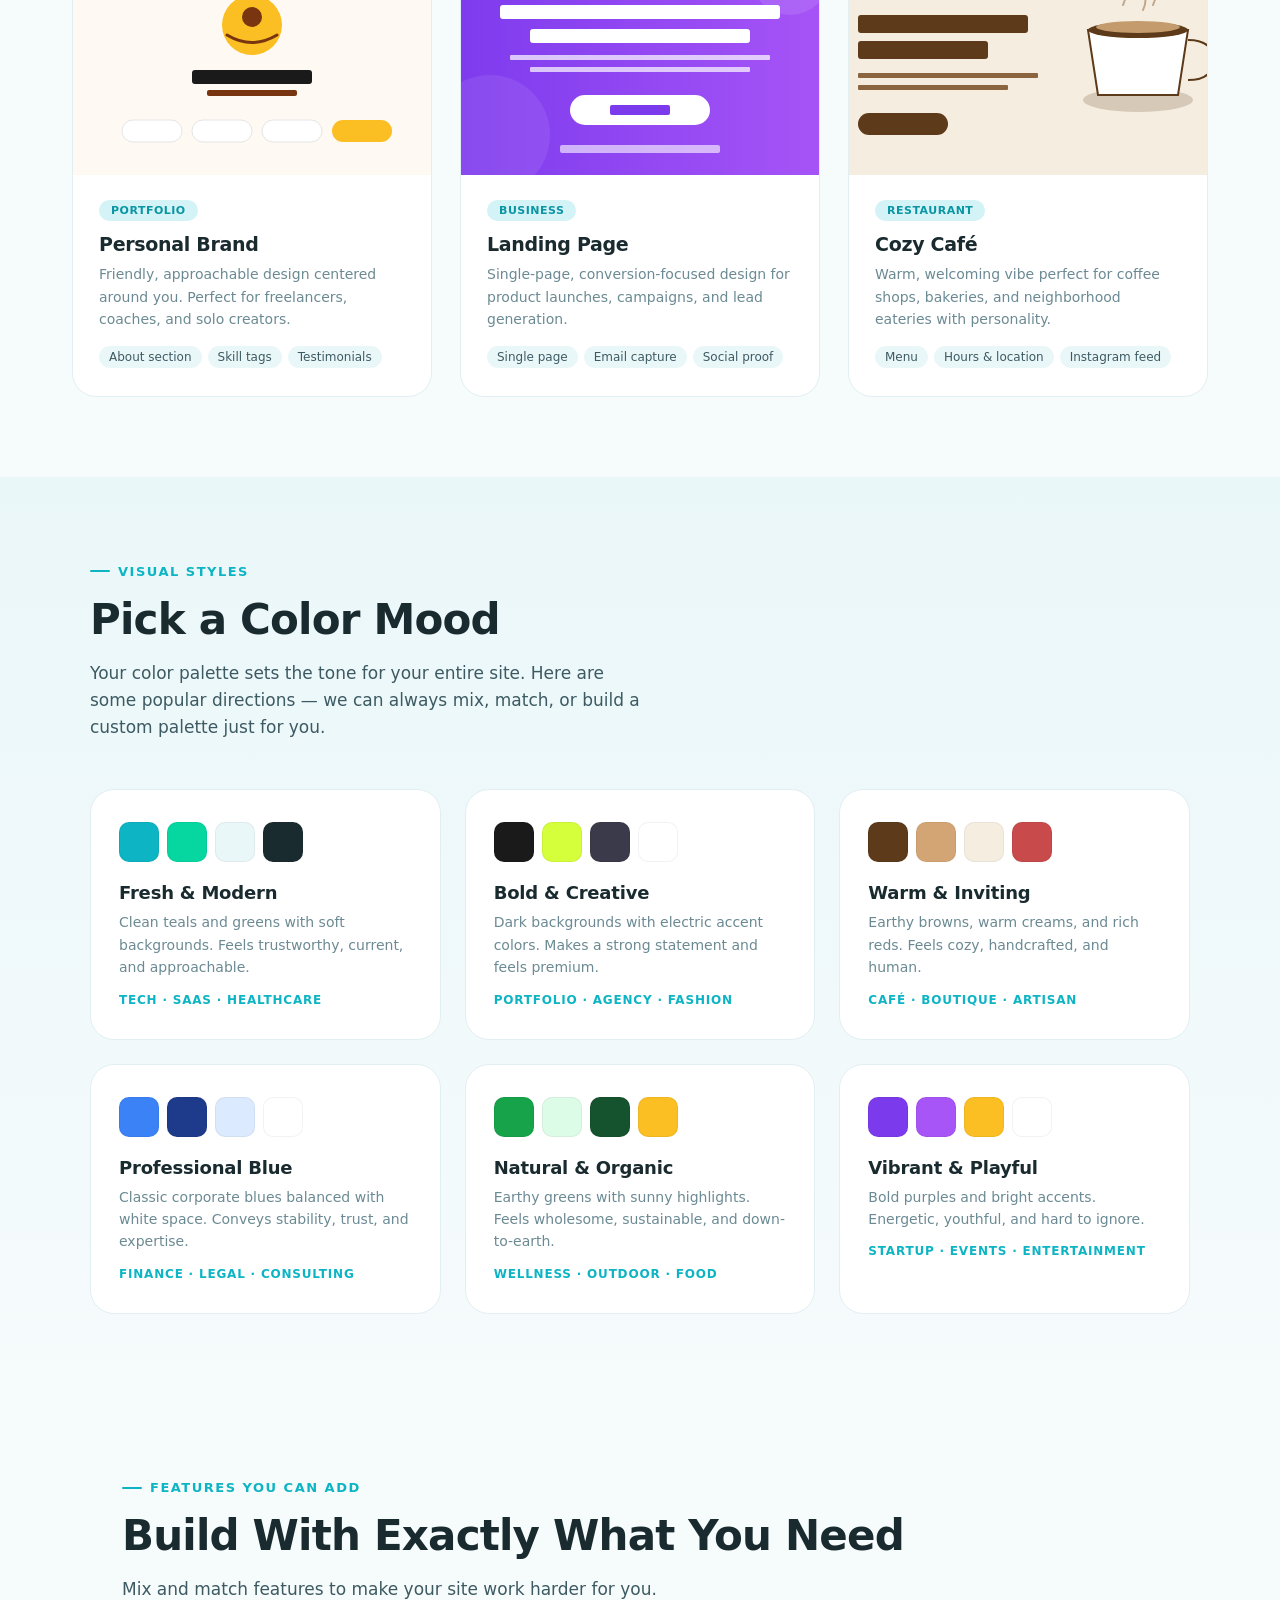
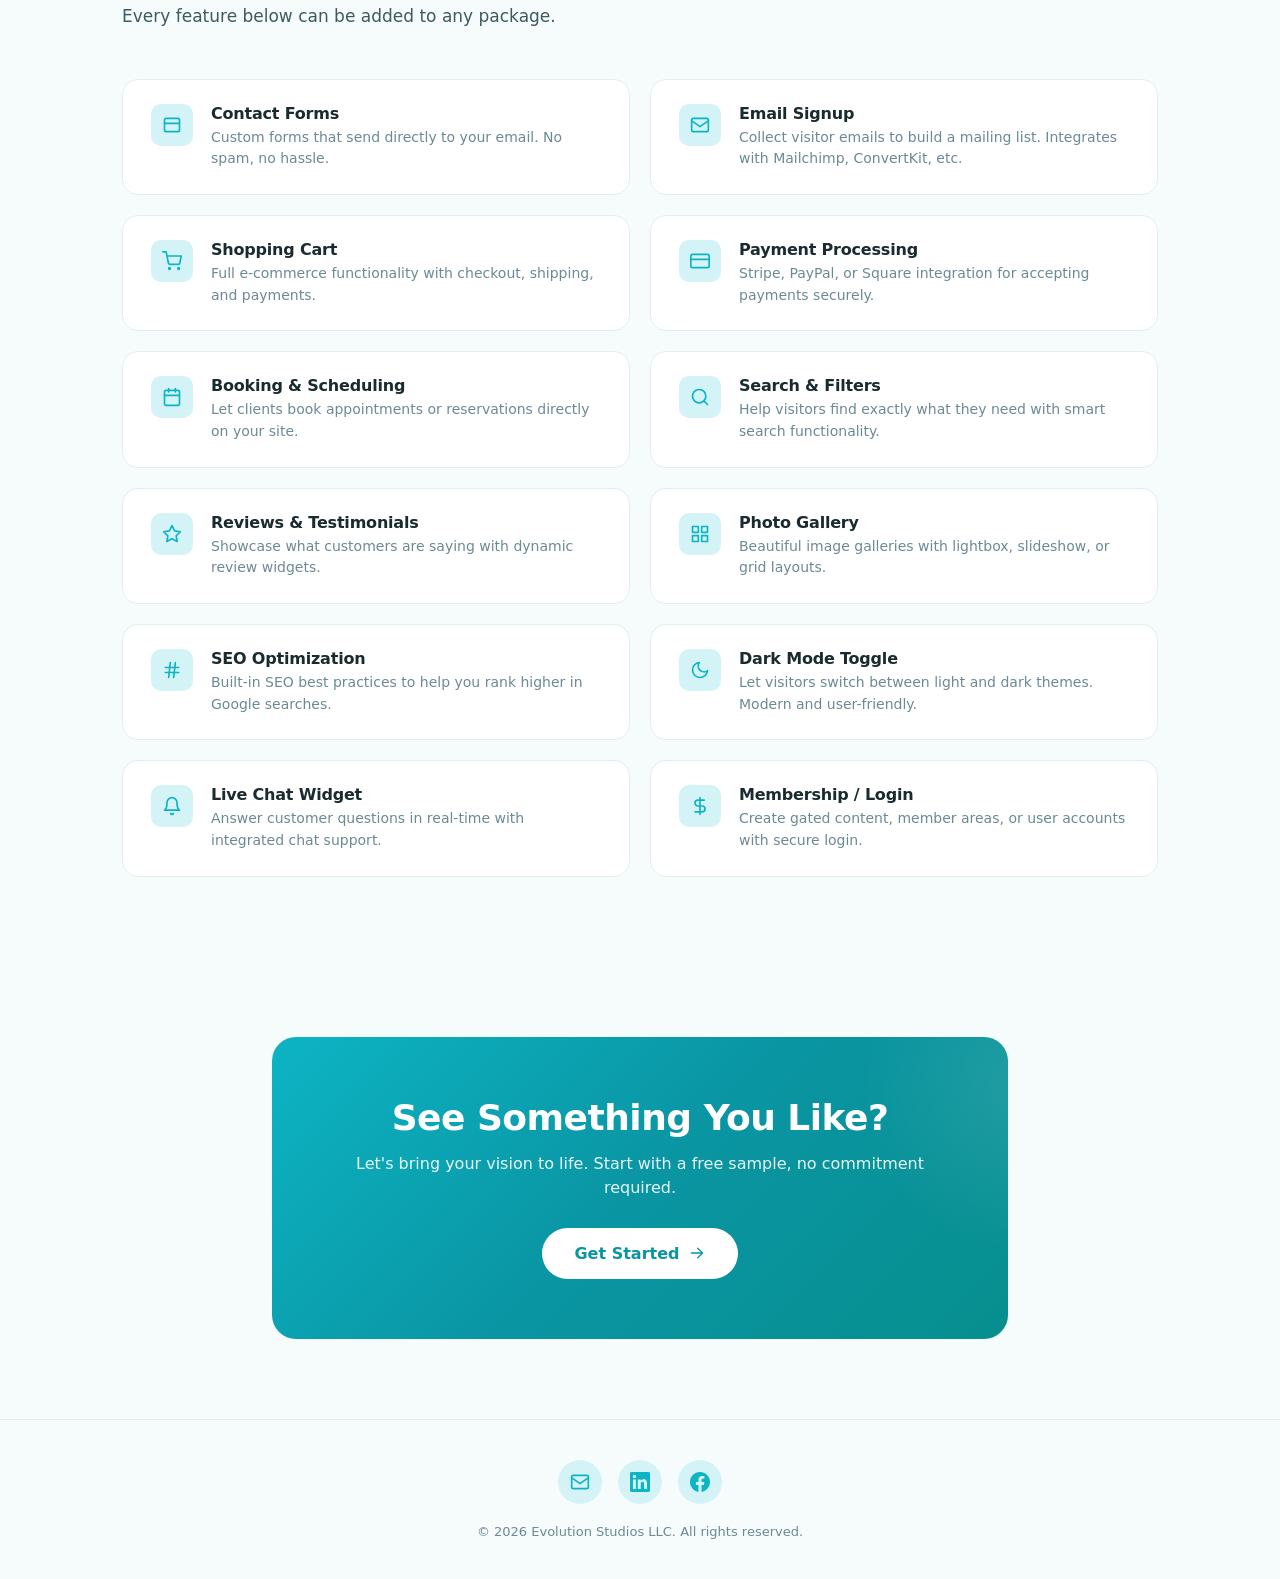
<file: web files/web-design.html>
<!DOCTYPE html>
<html lang="en">
<head>
<!-- Google tag (gtag.js) -->
<script async src="https://www.googletagmanager.com/gtag/js?id=G-BLVY6RMLWH"></script>
<script>
  window.dataLayer = window.dataLayer || [];
  function gtag(){dataLayer.push(arguments);}
  gtag('js', new Date());

  gtag('config', 'G-YQJY8ZWJ82');
</script>
<meta charset="UTF-8">
<meta name="viewport" content="width=device-width, initial-scale=1.0">
<title>Web Design Ideas & Examples — Evolution Studios</title>
<link rel="stylesheet" href="https://myfonts.neocities.org/fonts.css">
<style>

/* ============ VARIABLES ============ */
:root {
  --bg-primary: #f6fbfc;
  --bg-hero: #eaf7f9;
  --text-dark: #1a2b30;
  --text-mid: #3d5a62;
  --text-light: #6b8a93;
  --accent: #0db4c4;
  --accent-dark: #0a95a3;
  --accent-light: #d4f3f7;
  --accent-glow: rgba(13, 180, 196, 0.15);
  --white: #ffffff;
  --card-bg: #ffffff;
  --card-border: #e2eff2;
  --shadow-sm: 0 1px 3px rgba(26, 43, 48, 0.06);
  --shadow-md: 0 8px 30px rgba(26, 43, 48, 0.08);
  --shadow-lg: 0 20px 60px rgba(26, 43, 48, 0.1);
  --radius-sm: 10px;
  --radius-md: 16px;
  --radius-lg: 24px;
  --font-body: 'DM Sans', system-ui, -apple-system, sans-serif;
  --font-display: 'Outfit', system-ui, sans-serif;
}

/* ============ RESET ============ */
*, *::before, *::after { margin: 0; padding: 0; box-sizing: border-box; }
html { scroll-behavior: smooth; }
body {
  font-family: var(--font-body);
  color: var(--text-dark);
  background: var(--bg-primary);
  -webkit-font-smoothing: antialiased;
  overflow-x: hidden;
}
a { text-decoration: none; color: inherit; }

/* ============ NAV ============ */
.nav {
  position: fixed;
  top: 0; left: 0; right: 0;
  z-index: 100;
  padding: 16px 32px;
  display: flex;
  align-items: center;
  justify-content: space-between;
  background: rgba(246, 251, 252, 0.85);
  backdrop-filter: blur(20px);
  -webkit-backdrop-filter: blur(20px);
  border-bottom: 1px solid rgba(226, 239, 242, 0.6);
  transition: box-shadow 0.3s;
}
.nav.scrolled { box-shadow: var(--shadow-sm); }
.nav-logo {
  display: flex; align-items: center; gap: 10px;
  font-family: var(--font-display);
  font-weight: 700; font-size: 20px;
  color: var(--text-dark);
  letter-spacing: -0.3px;
}
.nav-links { display: flex; gap: 32px; align-items: center; }
.nav-links a {
  font-size: 15px; font-weight: 500;
  color: var(--text-mid);
  transition: color 0.2s;
}
.nav-links a:hover { color: var(--accent); }
.nav-cta {
  display: inline-flex; align-items: center; gap: 6px;
  padding: 10px 22px;
  background: var(--accent);
  color: var(--white) !important;
  font-weight: 600; font-size: 14px;
  border-radius: 50px;
  transition: background 0.2s, transform 0.2s;
}
.nav-cta:hover { background: var(--accent-dark); transform: translateY(-1px); }
.nav-toggle { display: none; background: none; border: none; cursor: pointer; padding: 4px; }
.nav-toggle span {
  display: block; width: 24px; height: 2px; background: var(--text-dark);
  margin: 6px 0; border-radius: 2px; transition: 0.3s;
}

/* ============ BREADCRUMB ============ */
.breadcrumb {
  padding: 110px 32px 0;
  max-width: 1200px;
  margin: 0 auto;
  font-size: 14px;
  color: var(--text-light);
  display: flex;
  align-items: center;
  gap: 8px;
}
.breadcrumb a { color: var(--text-mid); transition: color 0.2s; }
.breadcrumb a:hover { color: var(--accent); }
.breadcrumb svg { width: 14px; height: 14px; }
.breadcrumb .current { color: var(--text-dark); font-weight: 500; }

/* ============ PAGE HERO ============ */
.page-hero {
  padding: 40px 32px 60px;
  text-align: center;
  position: relative;
  overflow: hidden;
  max-width: 900px;
  margin: 0 auto;
}
.page-hero::before {
  content: '';
  position: absolute;
  top: -50px; right: -150px;
  width: 400px; height: 400px;
  background: radial-gradient(circle, var(--accent-glow) 0%, transparent 70%);
  pointer-events: none;
  z-index: -1;
}
.hero-badge {
  display: inline-flex;
  align-items: center;
  gap: 8px;
  padding: 8px 18px;
  background: var(--accent-light);
  color: var(--accent-dark);
  font-size: 13px;
  font-weight: 600;
  border-radius: 50px;
  margin-bottom: 24px;
  letter-spacing: 0.3px;
  animation: fadeUp 0.6s ease both;
}
.hero-badge svg { width: 14px; height: 14px; }
.page-hero h1 {
  font-family: var(--font-display);
  font-size: clamp(32px, 5vw, 56px);
  font-weight: 800;
  letter-spacing: -1.2px;
  line-height: 1.1;
  margin-bottom: 20px;
  animation: fadeUp 0.6s 0.1s ease both;
}
.page-hero h1 .highlight {
  background: linear-gradient(135deg, var(--accent), #06d6a0);
  -webkit-background-clip: text;
  -webkit-text-fill-color: transparent;
  background-clip: text;
}
.page-hero p {
  font-size: clamp(16px, 2vw, 19px);
  color: var(--text-mid);
  line-height: 1.6;
  max-width: 600px;
  margin: 0 auto;
  animation: fadeUp 0.6s 0.2s ease both;
}

/* ============ FILTER TABS ============ */
.filter-tabs {
  display: flex;
  justify-content: center;
  flex-wrap: wrap;
  gap: 10px;
  padding: 0 32px 40px;
  max-width: 1000px;
  margin: 0 auto;
}
.filter-tab {
  padding: 10px 20px;
  background: var(--white);
  border: 1.5px solid var(--card-border);
  border-radius: 50px;
  font-family: var(--font-body);
  font-weight: 500;
  font-size: 14px;
  color: var(--text-mid);
  cursor: pointer;
  transition: all 0.2s;
}
.filter-tab:hover {
  border-color: var(--accent);
  color: var(--accent);
}
.filter-tab.active {
  background: var(--accent);
  color: var(--white);
  border-color: var(--accent);
}

/* ============ DESIGN GRID ============ */
.design-grid {
  padding: 20px 32px 80px;
  max-width: 1200px;
  margin: 0 auto;
  display: grid;
  grid-template-columns: repeat(3, 1fr);
  gap: 28px;
}
.design-card {
  background: var(--card-bg);
  border: 1px solid var(--card-border);
  border-radius: var(--radius-lg);
  overflow: hidden;
  transition: all 0.35s ease;
  display: flex;
  flex-direction: column;
}
.design-card:hover {
  transform: translateY(-6px);
  box-shadow: var(--shadow-lg);
  border-color: transparent;
}
.design-preview {
  height: 240px;
  position: relative;
  overflow: hidden;
}
.design-preview svg {
  width: 100%;
  height: 100%;
  display: block;
}
.design-info {
  padding: 24px 26px 28px;
}
.design-tag {
  display: inline-block;
  padding: 4px 12px;
  background: var(--accent-light);
  color: var(--accent-dark);
  font-size: 11px;
  font-weight: 700;
  letter-spacing: 0.5px;
  text-transform: uppercase;
  border-radius: 50px;
  margin-bottom: 12px;
}
.design-info h3 {
  font-family: var(--font-display);
  font-size: 19px;
  font-weight: 700;
  margin-bottom: 8px;
  letter-spacing: -0.3px;
}
.design-info p {
  color: var(--text-light);
  font-size: 14px;
  line-height: 1.6;
  margin-bottom: 16px;
}
.design-features {
  display: flex;
  flex-wrap: wrap;
  gap: 6px;
}
.feature-chip {
  font-size: 12px;
  padding: 4px 10px;
  background: var(--bg-hero);
  color: var(--text-mid);
  border-radius: 50px;
  font-weight: 500;
}

/* ============ STYLE GUIDE ============ */
.style-guide {
  padding: 80px 32px;
  background: linear-gradient(180deg, var(--bg-hero) 0%, var(--bg-primary) 100%);
}
.style-inner {
  max-width: 1100px;
  margin: 0 auto;
}
.section-label {
  display: inline-flex;
  align-items: center;
  gap: 8px;
  font-size: 13px;
  font-weight: 600;
  color: var(--accent);
  text-transform: uppercase;
  letter-spacing: 1.5px;
  margin-bottom: 16px;
}
.section-label::before {
  content: '';
  width: 20px; height: 2px;
  background: var(--accent);
  border-radius: 2px;
}
.style-guide h2 {
  font-family: var(--font-display);
  font-size: clamp(28px, 4vw, 42px);
  font-weight: 700;
  letter-spacing: -0.8px;
  margin-bottom: 16px;
}
.style-guide .section-desc {
  color: var(--text-mid);
  font-size: 17px;
  line-height: 1.6;
  max-width: 560px;
  margin-bottom: 48px;
}
.style-grid {
  display: grid;
  grid-template-columns: repeat(3, 1fr);
  gap: 24px;
}
.style-card {
  background: var(--white);
  border: 1px solid var(--card-border);
  border-radius: var(--radius-lg);
  padding: 32px 28px;
  transition: all 0.3s;
}
.style-card:hover {
  transform: translateY(-4px);
  box-shadow: var(--shadow-md);
}
.palette-row {
  display: flex;
  gap: 8px;
  margin-bottom: 20px;
}
.swatch {
  width: 40px; height: 40px;
  border-radius: 10px;
  border: 1px solid rgba(0,0,0,0.05);
}
.style-card h3 {
  font-family: var(--font-display);
  font-size: 18px;
  font-weight: 700;
  margin-bottom: 8px;
  letter-spacing: -0.2px;
}
.style-card p {
  color: var(--text-light);
  font-size: 14px;
  line-height: 1.6;
  margin-bottom: 14px;
}
.style-card .use-case {
  font-size: 12px;
  color: var(--accent);
  font-weight: 600;
  text-transform: uppercase;
  letter-spacing: 0.8px;
}

/* ============ FEATURES LIST ============ */
.features-section {
  padding: 80px 32px;
  max-width: 1100px;
  margin: 0 auto;
}
.features-section h2 {
  font-family: var(--font-display);
  font-size: clamp(28px, 4vw, 42px);
  font-weight: 700;
  letter-spacing: -0.8px;
  margin-bottom: 16px;
}
.features-section .section-desc {
  color: var(--text-mid);
  font-size: 17px;
  line-height: 1.6;
  max-width: 560px;
  margin-bottom: 48px;
}
.features-grid {
  display: grid;
  grid-template-columns: repeat(2, 1fr);
  gap: 20px;
}
.feature-item {
  background: var(--white);
  border: 1px solid var(--card-border);
  border-radius: var(--radius-md);
  padding: 24px 28px;
  display: flex;
  align-items: flex-start;
  gap: 18px;
  transition: all 0.25s;
}
.feature-item:hover {
  border-color: var(--accent);
  transform: translateX(4px);
}
.feature-icon {
  width: 42px; height: 42px;
  border-radius: 10px;
  background: var(--accent-light);
  display: flex;
  align-items: center;
  justify-content: center;
  flex-shrink: 0;
}
.feature-icon svg { width: 20px; height: 20px; color: var(--accent); }
.feature-text h4 {
  font-family: var(--font-display);
  font-size: 16px;
  font-weight: 700;
  margin-bottom: 4px;
  letter-spacing: -0.2px;
}
.feature-text p {
  font-size: 14px;
  color: var(--text-light);
  line-height: 1.55;
}

/* ============ CTA ============ */
.cta-section {
  padding: 80px 32px;
  max-width: 800px;
  margin: 0 auto;
  text-align: center;
}
.cta-box {
  background: linear-gradient(135deg, #0db4c4 0%, #0a95a3 50%, #078f8e 100%);
  border-radius: var(--radius-lg);
  padding: 60px 48px;
  color: var(--white);
  position: relative;
  overflow: hidden;
}
.cta-box::before {
  content: '';
  position: absolute;
  top: -50%; right: -30%;
  width: 400px; height: 400px;
  background: radial-gradient(circle, rgba(255,255,255,0.1) 0%, transparent 60%);
  pointer-events: none;
}
.cta-box h2 {
  font-family: var(--font-display);
  font-size: clamp(26px, 4vw, 36px);
  font-weight: 700;
  letter-spacing: -0.5px;
  margin-bottom: 14px;
}
.cta-box p {
  font-size: 16px;
  opacity: 0.9;
  margin-bottom: 28px;
  line-height: 1.5;
}
.btn-white {
  display: inline-flex;
  align-items: center;
  gap: 8px;
  padding: 16px 32px;
  background: var(--white);
  color: var(--accent-dark);
  font-family: var(--font-body);
  font-weight: 700;
  font-size: 16px;
  border: none;
  border-radius: 50px;
  cursor: pointer;
  transition: all 0.25s;
}
.btn-white:hover {
  transform: translateY(-2px);
  box-shadow: 0 8px 30px rgba(0,0,0,0.15);
}

/* ============ FOOTER ============ */
.site-footer {
  padding: 40px 32px;
  text-align: center;
  border-top: 1px solid var(--card-border);
}
.footer-inner { max-width: 600px; margin: 0 auto; }
.footer-socials {
  display: flex;
  justify-content: center;
  gap: 16px;
  margin-bottom: 20px;
}
.social-link {
  width: 44px; height: 44px;
  border-radius: 50%;
  background: var(--accent-light);
  display: flex;
  align-items: center;
  justify-content: center;
  transition: all 0.25s;
}
.social-link:hover { background: var(--accent); transform: translateY(-2px); }
.social-link:hover svg { color: var(--white); }
.social-link svg { width: 20px; height: 20px; color: var(--accent); }
.footer-copy { font-size: 13px; color: var(--text-light); }

/* ============ ANIMATIONS ============ */
@keyframes fadeUp {
  from { opacity: 0; transform: translateY(20px); }
  to { opacity: 1; transform: translateY(0); }
}
.design-card.hidden { display: none; }

/* ============ RESPONSIVE ============ */
@media (max-width: 900px) {
  .design-grid { grid-template-columns: repeat(2, 1fr); }
  .style-grid { grid-template-columns: 1fr; max-width: 400px; margin: 0 auto; }
  .features-grid { grid-template-columns: 1fr; }
}
@media (max-width: 700px) {
  .nav-links { display: none; }
  .nav-toggle { display: block; }
  .nav-links.open {
    display: flex; flex-direction: column;
    position: absolute; top: 100%; left: 0; right: 0;
    background: var(--bg-primary);
    padding: 24px 32px;
    border-bottom: 1px solid var(--card-border);
    box-shadow: var(--shadow-md);
  }
  .design-grid { grid-template-columns: 1fr; padding-left: 20px; padding-right: 20px; }
  .breadcrumb, .page-hero, .filter-tabs,
  .style-guide, .features-section, .cta-section { padding-left: 20px; padding-right: 20px; }
  .cta-box { padding: 44px 24px; }
}
/* ===== Scroll Progress Bar ===== */
/* A thin gradient bar at the top of the page that fills as the 
   user scrolls down. Subtle but premium-feeling. */

.scroll-progress {
  position: fixed;
  top: 0;
  left: 0;
  height: 3px;
  width: 0%;                /* JS updates this to show progress */
  background: linear-gradient(90deg, #0db4c4, #06d6a0);
  z-index: 200;             /* stays above fixed navs (which are usually 100) */
  transition: width 0.1s ease-out;
  box-shadow: 0 0 10px rgba(13, 180, 196, 0.15);
}
/* ===== Back to Top Button ===== */
/* A floating button that appears in the bottom-right corner after 
   scrolling. Click to smooth-scroll back to the top. */

.back-to-top {
  position: fixed;
  bottom: 32px;
  right: 32px;
  width: 48px;
  height: 48px;
  background: #0db4c4;      /* button color — change to match your site */
  color: #ffffff;
  border: none;
  border-radius: 50%;
  cursor: pointer;
  display: flex;
  align-items: center;
  justify-content: center;
  box-shadow: 0 4px 20px rgba(13, 180, 196, 0.35);
  opacity: 0;
  visibility: hidden;
  transform: translateY(20px);
  transition: all 0.3s ease;
  z-index: 99;
}

.back-to-top.visible {
  opacity: 1;
  visibility: visible;
  transform: translateY(0);
}

.back-to-top:hover {
  background: #0a95a3;      /* darker shade on hover */
  transform: translateY(-4px);
  box-shadow: 0 8px 30px rgba(13, 180, 196, 0.5);
}

.back-to-top svg {
  width: 20px;
  height: 20px;
}

/* Smaller size and tighter positioning on mobile */
@media (max-width: 700px) {
  .back-to-top {
    bottom: 20px;
    right: 20px;
    width: 44px;
    height: 44px;
  }
}
</style>
</head>
<body>
<div class="scroll-progress" id="scrollProgress"></div>

<!-- ===== NAV ===== -->
<nav class="nav" id="mainNav">
  <a href="index.html" class="nav-logo">
    <svg width="32" height="32" viewBox="0 0 32 32" fill="none">
      <rect width="32" height="32" rx="8" fill="#0db4c4"/>
      <path d="M8 22V10h10.5a4.5 4.5 0 010 9H12.5" stroke="#fff" stroke-width="2.5" stroke-linecap="round" stroke-linejoin="round"/>
      <path d="M12.5 16h7a4 4 0 010 8H8" stroke="#fff" stroke-width="2.5" stroke-linecap="round" stroke-linejoin="round" opacity="0.6"/>
    </svg>
    Evolution Studios
  </a>
  <div class="nav-links" id="navLinks">
    <a href="index.html">Home</a>
    <a href="aboutme.html">About Me</a>
    <a href="get-started.html">Pricing</a>
    <a href="get-started.html" class="nav-cta">
      Get Started
      <svg viewBox="0 0 20 20" fill="currentColor" width="16" height="16"><path fill-rule="evenodd" d="M3 10a.75.75 0 01.75-.75h10.638L10.23 5.29a.75.75 0 111.04-1.08l5.5 5.25a.75.75 0 010 1.08l-5.5 5.25a.75.75 0 11-1.04-1.08l4.158-3.96H3.75A.75.75 0 013 10z"/></svg>
    </a>
  </div>
  <button class="nav-toggle" id="navToggle" aria-label="Toggle menu">
    <span></span><span></span><span></span>
  </button>
</nav>

<!-- ===== BREADCRUMB ===== -->
<div class="breadcrumb">
  <a href="index.html">Home</a>
  <svg viewBox="0 0 24 24" fill="none" stroke="currentColor" stroke-width="2" stroke-linecap="round"><polyline points="9 18 15 12 9 6"/></svg>
  <span class="current">Web Design</span>
</div>

<!-- ===== HERO ===== -->
<section class="page-hero">
  <div class="hero-badge">
    <svg viewBox="0 0 16 16" fill="currentColor"><circle cx="8" cy="8" r="4"/></svg>
    Web Design Inspiration
  </div>
  <h1>Find Your <span class="highlight">Perfect Style</span></h1>
  <p>Browse different website styles and ideas to help shape your vision. Mix and match features to create something that fits your brand perfectly.</p>
</section>

<!-- ===== FILTER TABS ===== -->
<div class="filter-tabs">
  <button class="filter-tab active" data-filter="all">All Examples</button>
  <button class="filter-tab" data-filter="business">Business</button>
  <button class="filter-tab" data-filter="portfolio">Portfolio</button>
  <button class="filter-tab" data-filter="ecommerce">E-Commerce</button>
  <button class="filter-tab" data-filter="restaurant">Restaurant</button>
  <button class="filter-tab" data-filter="blog">Blog</button>
</div>

<!-- ===== DESIGN EXAMPLES GRID ===== -->
<section class="design-grid">

  <!-- Card 1: Modern SaaS/Business -->
  <div class="design-card" data-category="business">
    <div class="design-preview">
      <svg viewBox="0 0 400 240" xmlns="http://www.w3.org/2000/svg" preserveAspectRatio="xMidYMid slice">
        <defs>
          <linearGradient id="bg1" x1="0" y1="0" x2="1" y2="1">
            <stop offset="0%" stop-color="#eef5ff"/>
            <stop offset="100%" stop-color="#dbeafe"/>
          </linearGradient>
        </defs>
        <rect width="400" height="240" fill="url(#bg1)"/>
        <!-- Top nav -->
        <rect x="20" y="20" width="360" height="24" rx="4" fill="#fff"/>
        <circle cx="36" cy="32" r="5" fill="#3b82f6"/>
        <rect x="50" y="29" width="40" height="6" rx="2" fill="#1e3a8a"/>
        <rect x="280" y="27" width="35" height="10" rx="5" fill="#e5e7eb"/>
        <rect x="325" y="27" width="45" height="10" rx="5" fill="#3b82f6"/>
        <!-- Headline -->
        <rect x="40" y="70" width="180" height="12" rx="3" fill="#1e3a8a"/>
        <rect x="40" y="88" width="140" height="12" rx="3" fill="#1e3a8a"/>
        <rect x="40" y="110" width="200" height="6" rx="2" fill="#64748b"/>
        <rect x="40" y="122" width="170" height="6" rx="2" fill="#64748b"/>
        <rect x="40" y="145" width="70" height="22" rx="11" fill="#3b82f6"/>
        <rect x="120" y="145" width="70" height="22" rx="11" fill="#fff" stroke="#cbd5e1" stroke-width="1.5"/>
        <!-- Product visual -->
        <rect x="250" y="70" width="130" height="100" rx="8" fill="#fff" stroke="#cbd5e1"/>
        <rect x="260" y="80" width="110" height="8" rx="2" fill="#3b82f6"/>
        <rect x="260" y="95" width="80" height="4" rx="1" fill="#cbd5e1"/>
        <rect x="260" y="105" width="100" height="4" rx="1" fill="#cbd5e1"/>
        <rect x="260" y="120" width="50" height="30" rx="4" fill="#dbeafe"/>
        <rect x="315" y="120" width="50" height="30" rx="4" fill="#dbeafe"/>
      </svg>
    </div>
    <div class="design-info">
      <span class="design-tag">Business</span>
      <h3>Modern SaaS</h3>
      <p>Clean, conversion-focused layout perfect for software companies, tech startups, and professional services.</p>
      <div class="design-features">
        <span class="feature-chip">Hero CTA</span>
        <span class="feature-chip">Features grid</span>
        <span class="feature-chip">Testimonials</span>
      </div>
    </div>
  </div>

  <!-- Card 2: Portfolio Dark -->
  <div class="design-card" data-category="portfolio">
    <div class="design-preview">
      <svg viewBox="0 0 400 240" xmlns="http://www.w3.org/2000/svg" preserveAspectRatio="xMidYMid slice">
        <rect width="400" height="240" fill="#0f0f14"/>
        <!-- Nav -->
        <rect x="30" y="24" width="40" height="6" rx="2" fill="#fff"/>
        <circle cx="340" cy="27" r="3" fill="#d4ff3a"/>
        <circle cx="355" cy="27" r="3" fill="#fff" opacity="0.4"/>
        <circle cx="370" cy="27" r="3" fill="#fff" opacity="0.4"/>
        <!-- Giant type -->
        <rect x="30" y="70" width="280" height="18" rx="3" fill="#fff"/>
        <rect x="30" y="96" width="200" height="18" rx="3" fill="#d4ff3a"/>
        <rect x="30" y="122" width="240" height="18" rx="3" fill="#fff"/>
        <!-- Subtitle -->
        <rect x="30" y="155" width="180" height="5" rx="1" fill="#fff" opacity="0.5"/>
        <!-- Work thumbs -->
        <rect x="30" y="180" width="80" height="50" rx="4" fill="#2a2a35"/>
        <rect x="120" y="180" width="80" height="50" rx="4" fill="#3a3a4a"/>
        <rect x="210" y="180" width="80" height="50" rx="4" fill="#d4ff3a" opacity="0.3"/>
        <rect x="300" y="180" width="80" height="50" rx="4" fill="#2a2a35"/>
      </svg>
    </div>
    <div class="design-info">
      <span class="design-tag">Portfolio</span>
      <h3>Bold Creative</h3>
      <p>Dark, striking aesthetic with big typography. Great for designers, photographers, and creative professionals.</p>
      <div class="design-features">
        <span class="feature-chip">Dark mode</span>
        <span class="feature-chip">Large type</span>
        <span class="feature-chip">Project grid</span>
      </div>
    </div>
  </div>

  <!-- Card 3: E-commerce -->
  <div class="design-card" data-category="ecommerce">
    <div class="design-preview">
      <svg viewBox="0 0 400 240" xmlns="http://www.w3.org/2000/svg" preserveAspectRatio="xMidYMid slice">
        <rect width="400" height="240" fill="#faf7f2"/>
        <!-- Top bar -->
        <rect x="0" y="0" width="400" height="32" fill="#1a1a1a"/>
        <rect x="160" y="13" width="80" height="6" rx="2" fill="#fff"/>
        <!-- Nav -->
        <rect x="30" y="46" width="340" height="28" rx="4" fill="#fff"/>
        <circle cx="50" cy="60" r="7" fill="#c94a4a"/>
        <rect x="65" y="57" width="50" height="6" rx="2" fill="#1a1a1a"/>
        <rect x="260" y="55" width="28" height="10" rx="3" fill="#f3e9d7"/>
        <rect x="295" y="55" width="28" height="10" rx="3" fill="#f3e9d7"/>
        <rect x="330" y="55" width="28" height="10" rx="3" fill="#f3e9d7"/>
        <!-- Product grid -->
        <rect x="30" y="88" width="105" height="130" rx="6" fill="#fff"/>
        <rect x="40" y="98" width="85" height="70" rx="4" fill="#f3e9d7"/>
        <circle cx="82" cy="133" r="18" fill="#c94a4a"/>
        <rect x="40" y="178" width="60" height="5" rx="1" fill="#1a1a1a"/>
        <rect x="40" y="190" width="30" height="8" rx="2" fill="#c94a4a"/>
        <rect x="147" y="88" width="105" height="130" rx="6" fill="#fff"/>
        <rect x="157" y="98" width="85" height="70" rx="4" fill="#e8dcc4"/>
        <circle cx="199" cy="133" r="18" fill="#1a1a1a"/>
        <rect x="157" y="178" width="60" height="5" rx="1" fill="#1a1a1a"/>
        <rect x="157" y="190" width="30" height="8" rx="2" fill="#c94a4a"/>
        <rect x="264" y="88" width="105" height="130" rx="6" fill="#fff"/>
        <rect x="274" y="98" width="85" height="70" rx="4" fill="#dcc99a"/>
        <circle cx="316" cy="133" r="18" fill="#c94a4a"/>
        <rect x="274" y="178" width="60" height="5" rx="1" fill="#1a1a1a"/>
        <rect x="274" y="190" width="30" height="8" rx="2" fill="#c94a4a"/>
      </svg>
    </div>
    <div class="design-info">
      <span class="design-tag">E-Commerce</span>
      <h3>Boutique Shop</h3>
      <p>Warm, inviting product showcase with strong visual hierarchy. Perfect for online stores and artisan brands.</p>
      <div class="design-features">
        <span class="feature-chip">Product grid</span>
        <span class="feature-chip">Cart system</span>
        <span class="feature-chip">Checkout flow</span>
      </div>
    </div>
  </div>

  <!-- Card 4: Restaurant -->
  <div class="design-card" data-category="restaurant">
    <div class="design-preview">
      <svg viewBox="0 0 400 240" xmlns="http://www.w3.org/2000/svg" preserveAspectRatio="xMidYMid slice">
        <defs>
          <linearGradient id="bg4" x1="0" y1="0" x2="0" y2="1">
            <stop offset="0%" stop-color="#2d1810"/>
            <stop offset="100%" stop-color="#1a0e08"/>
          </linearGradient>
        </defs>
        <rect width="400" height="240" fill="url(#bg4)"/>
        <!-- Nav -->
        <rect x="30" y="22" width="50" height="6" rx="2" fill="#d4a574"/>
        <rect x="280" y="22" width="90" height="8" rx="4" fill="#d4a574" opacity="0.3"/>
        <!-- Hero -->
        <rect x="30" y="70" width="160" height="20" rx="3" fill="#d4a574"/>
        <rect x="30" y="100" width="120" height="20" rx="3" fill="#d4a574"/>
        <rect x="30" y="132" width="200" height="5" rx="1" fill="#fff" opacity="0.5"/>
        <rect x="30" y="144" width="160" height="5" rx="1" fill="#fff" opacity="0.5"/>
        <rect x="30" y="170" width="90" height="22" rx="11" fill="#d4a574"/>
        <!-- Plate illustration -->
        <circle cx="310" cy="125" r="55" fill="#d4a574" opacity="0.15"/>
        <circle cx="310" cy="125" r="40" fill="#3d2418"/>
        <circle cx="310" cy="125" r="28" fill="#8b4513" opacity="0.8"/>
        <circle cx="305" cy="120" r="6" fill="#d4a574"/>
        <circle cx="318" cy="128" r="5" fill="#c94a4a"/>
        <circle cx="308" cy="134" r="4" fill="#4a7c3a"/>
      </svg>
    </div>
    <div class="design-info">
      <span class="design-tag">Restaurant</span>
      <h3>Elegant Dining</h3>
      <p>Warm, atmospheric design that captures the mood of your restaurant. Menu integration and reservations built in.</p>
      <div class="design-features">
        <span class="feature-chip">Online menu</span>
        <span class="feature-chip">Reservations</span>
        <span class="feature-chip">Gallery</span>
      </div>
    </div>
  </div>

  <!-- Card 5: Blog / Magazine -->
  <div class="design-card" data-category="blog">
    <div class="design-preview">
      <svg viewBox="0 0 400 240" xmlns="http://www.w3.org/2000/svg" preserveAspectRatio="xMidYMid slice">
        <rect width="400" height="240" fill="#fff"/>
        <!-- Header -->
        <rect x="0" y="0" width="400" height="50" fill="#fff"/>
        <line x1="0" y1="50" x2="400" y2="50" stroke="#e5e5e5"/>
        <rect x="160" y="22" width="80" height="7" rx="2" fill="#1a1a1a"/>
        <circle cx="30" cy="25" r="10" fill="none" stroke="#1a1a1a" stroke-width="1.5"/>
        <!-- Featured article -->
        <rect x="20" y="68" width="200" height="150" rx="6" fill="#f5e6d3"/>
        <rect x="35" y="180" width="80" height="6" rx="2" fill="#c94a4a"/>
        <rect x="35" y="192" width="140" height="10" rx="2" fill="#1a1a1a"/>
        <rect x="35" y="207" width="100" height="4" rx="1" fill="#64748b"/>
        <!-- Sidebar articles -->
        <rect x="240" y="68" width="140" height="44" rx="4" fill="#f8f8f8"/>
        <rect x="250" y="78" width="50" height="24" rx="3" fill="#f5e6d3"/>
        <rect x="310" y="82" width="60" height="5" rx="1" fill="#1a1a1a"/>
        <rect x="310" y="92" width="45" height="4" rx="1" fill="#64748b"/>
        <rect x="240" y="120" width="140" height="44" rx="4" fill="#f8f8f8"/>
        <rect x="250" y="130" width="50" height="24" rx="3" fill="#d8e6d3"/>
        <rect x="310" y="134" width="60" height="5" rx="1" fill="#1a1a1a"/>
        <rect x="310" y="144" width="45" height="4" rx="1" fill="#64748b"/>
        <rect x="240" y="172" width="140" height="44" rx="4" fill="#f8f8f8"/>
        <rect x="250" y="182" width="50" height="24" rx="3" fill="#e6d3d3"/>
        <rect x="310" y="186" width="60" height="5" rx="1" fill="#1a1a1a"/>
        <rect x="310" y="196" width="45" height="4" rx="1" fill="#64748b"/>
      </svg>
    </div>
    <div class="design-info">
      <span class="design-tag">Blog</span>
      <h3>Editorial Magazine</h3>
      <p>Clean, readable layout designed for content creators, bloggers, and publications who take writing seriously.</p>
      <div class="design-features">
        <span class="feature-chip">Featured posts</span>
        <span class="feature-chip">Categories</span>
        <span class="feature-chip">Newsletter</span>
      </div>
    </div>
  </div>

  <!-- Card 6: Service Business -->
  <div class="design-card" data-category="business">
    <div class="design-preview">
      <svg viewBox="0 0 400 240" xmlns="http://www.w3.org/2000/svg" preserveAspectRatio="xMidYMid slice">
        <defs>
          <linearGradient id="bg6" x1="0" y1="0" x2="1" y2="1">
            <stop offset="0%" stop-color="#f0fdf4"/>
            <stop offset="100%" stop-color="#dcfce7"/>
          </linearGradient>
        </defs>
        <rect width="400" height="240" fill="url(#bg6)"/>
        <!-- Nav -->
        <rect x="20" y="20" width="360" height="26" rx="13" fill="#fff"/>
        <circle cx="36" cy="33" r="5" fill="#16a34a"/>
        <rect x="48" y="30" width="50" height="6" rx="2" fill="#14532d"/>
        <rect x="310" y="27" width="60" height="12" rx="6" fill="#16a34a"/>
        <!-- Headline -->
        <rect x="30" y="72" width="220" height="14" rx="3" fill="#14532d"/>
        <rect x="30" y="92" width="180" height="14" rx="3" fill="#14532d"/>
        <rect x="30" y="118" width="180" height="5" rx="1" fill="#4b5563"/>
        <rect x="30" y="128" width="140" height="5" rx="1" fill="#4b5563"/>
        <!-- Trust indicators -->
        <rect x="30" y="160" width="90" height="50" rx="6" fill="#fff"/>
        <circle cx="50" cy="180" r="8" fill="#16a34a" opacity="0.2"/>
        <path d="M45 180 l5 5 l10 -10" stroke="#16a34a" stroke-width="2" fill="none" stroke-linecap="round"/>
        <rect x="40" y="196" width="60" height="4" rx="1" fill="#14532d"/>
        <rect x="130" y="160" width="90" height="50" rx="6" fill="#fff"/>
        <circle cx="150" cy="180" r="8" fill="#16a34a" opacity="0.2"/>
        <path d="M145 180 l5 5 l10 -10" stroke="#16a34a" stroke-width="2" fill="none" stroke-linecap="round"/>
        <rect x="140" y="196" width="60" height="4" rx="1" fill="#14532d"/>
        <rect x="230" y="160" width="90" height="50" rx="6" fill="#fff"/>
        <circle cx="250" cy="180" r="8" fill="#16a34a" opacity="0.2"/>
        <path d="M245 180 l5 5 l10 -10" stroke="#16a34a" stroke-width="2" fill="none" stroke-linecap="round"/>
        <rect x="240" y="196" width="60" height="4" rx="1" fill="#14532d"/>
      </svg>
    </div>
    <div class="design-info">
      <span class="design-tag">Business</span>
      <h3>Local Services</h3>
      <p>Trust-building layout for contractors, consultants, and local businesses. Built to turn visitors into leads.</p>
      <div class="design-features">
        <span class="feature-chip">Lead form</span>
        <span class="feature-chip">Trust badges</span>
        <span class="feature-chip">Service areas</span>
      </div>
    </div>
  </div>

  <!-- Card 7: Personal Portfolio -->
  <div class="design-card" data-category="portfolio">
    <div class="design-preview">
      <svg viewBox="0 0 400 240" xmlns="http://www.w3.org/2000/svg" preserveAspectRatio="xMidYMid slice">
        <rect width="400" height="240" fill="#fef9f3"/>
        <!-- Nav -->
        <rect x="30" y="22" width="40" height="6" rx="2" fill="#1a1a1a"/>
        <rect x="300" y="20" width="25" height="10" rx="5" fill="#1a1a1a" opacity="0.08"/>
        <rect x="330" y="20" width="25" height="10" rx="5" fill="#1a1a1a" opacity="0.08"/>
        <!-- Avatar -->
        <circle cx="200" cy="90" r="30" fill="#fbbf24"/>
        <circle cx="200" cy="82" r="10" fill="#78350f"/>
        <path d="M175 100 Q200 115 225 100" stroke="#78350f" stroke-width="3" fill="none" stroke-linecap="round"/>
        <!-- Name -->
        <rect x="140" y="135" width="120" height="14" rx="3" fill="#1a1a1a"/>
        <rect x="155" y="155" width="90" height="6" rx="2" fill="#78350f"/>
        <!-- Skills -->
        <rect x="70" y="185" width="60" height="22" rx="11" fill="#fff" stroke="#e5e5e5"/>
        <rect x="140" y="185" width="60" height="22" rx="11" fill="#fff" stroke="#e5e5e5"/>
        <rect x="210" y="185" width="60" height="22" rx="11" fill="#fff" stroke="#e5e5e5"/>
        <rect x="280" y="185" width="60" height="22" rx="11" fill="#fbbf24"/>
      </svg>
    </div>
    <div class="design-info">
      <span class="design-tag">Portfolio</span>
      <h3>Personal Brand</h3>
      <p>Friendly, approachable design centered around you. Perfect for freelancers, coaches, and solo creators.</p>
      <div class="design-features">
        <span class="feature-chip">About section</span>
        <span class="feature-chip">Skill tags</span>
        <span class="feature-chip">Testimonials</span>
      </div>
    </div>
  </div>

  <!-- Card 8: Landing Page -->
  <div class="design-card" data-category="business">
    <div class="design-preview">
      <svg viewBox="0 0 400 240" xmlns="http://www.w3.org/2000/svg" preserveAspectRatio="xMidYMid slice">
        <defs>
          <linearGradient id="bg8" x1="0" y1="0" x2="1" y2="0">
            <stop offset="0%" stop-color="#7c3aed"/>
            <stop offset="100%" stop-color="#a855f7"/>
          </linearGradient>
        </defs>
        <rect width="400" height="240" fill="url(#bg8)"/>
        <!-- Decorative blobs -->
        <circle cx="350" cy="40" r="40" fill="#fff" opacity="0.1"/>
        <circle cx="50" cy="200" r="60" fill="#fff" opacity="0.08"/>
        <!-- Nav -->
        <rect x="30" y="22" width="50" height="6" rx="2" fill="#fff"/>
        <rect x="315" y="20" width="55" height="10" rx="5" fill="#fff"/>
        <!-- Hero -->
        <rect x="60" y="70" width="280" height="14" rx="3" fill="#fff"/>
        <rect x="90" y="94" width="220" height="14" rx="3" fill="#fff"/>
        <rect x="70" y="120" width="260" height="5" rx="1" fill="#fff" opacity="0.7"/>
        <rect x="90" y="132" width="220" height="5" rx="1" fill="#fff" opacity="0.7"/>
        <!-- CTA -->
        <rect x="130" y="160" width="140" height="30" rx="15" fill="#fff"/>
        <rect x="170" y="170" width="60" height="10" rx="2" fill="#7c3aed"/>
        <!-- Social proof -->
        <rect x="120" y="210" width="160" height="8" rx="2" fill="#fff" opacity="0.6"/>
      </svg>
    </div>
    <div class="design-info">
      <span class="design-tag">Business</span>
      <h3>Landing Page</h3>
      <p>Single-page, conversion-focused design for product launches, campaigns, and lead generation.</p>
      <div class="design-features">
        <span class="feature-chip">Single page</span>
        <span class="feature-chip">Email capture</span>
        <span class="feature-chip">Social proof</span>
      </div>
    </div>
  </div>

  <!-- Card 9: Coffee Shop -->
  <div class="design-card" data-category="restaurant">
    <div class="design-preview">
      <svg viewBox="0 0 400 240" xmlns="http://www.w3.org/2000/svg" preserveAspectRatio="xMidYMid slice">
        <rect width="400" height="240" fill="#f5ede0"/>
        <!-- Nav -->
        <rect x="30" y="22" width="55" height="7" rx="2" fill="#5d3a1a"/>
        <rect x="280" y="20" width="25" height="10" rx="5" fill="#5d3a1a" opacity="0.15"/>
        <rect x="310" y="20" width="25" height="10" rx="5" fill="#5d3a1a" opacity="0.15"/>
        <rect x="340" y="20" width="35" height="10" rx="5" fill="#5d3a1a"/>
        <!-- Hero text -->
        <rect x="30" y="80" width="170" height="18" rx="3" fill="#5d3a1a"/>
        <rect x="30" y="106" width="130" height="18" rx="3" fill="#5d3a1a"/>
        <rect x="30" y="138" width="180" height="5" rx="1" fill="#8b6540"/>
        <rect x="30" y="150" width="150" height="5" rx="1" fill="#8b6540"/>
        <rect x="30" y="178" width="90" height="22" rx="11" fill="#5d3a1a"/>
        <!-- Coffee cup illustration -->
        <ellipse cx="310" cy="165" rx="55" ry="12" fill="#5d3a1a" opacity="0.2"/>
        <path d="M260 95 L360 95 L350 160 L270 160 Z" fill="#fff" stroke="#5d3a1a" stroke-width="2"/>
        <path d="M360 105 Q385 105 385 125 Q385 145 360 145" fill="none" stroke="#5d3a1a" stroke-width="2"/>
        <ellipse cx="310" cy="95" rx="50" ry="8" fill="#5d3a1a"/>
        <ellipse cx="310" cy="92" rx="42" ry="6" fill="#c49b6c"/>
        <!-- Steam -->
        <path d="M295 70 Q300 60 295 50" stroke="#8b6540" stroke-width="2" fill="none" stroke-linecap="round" opacity="0.5"/>
        <path d="M315 75 Q320 65 315 55" stroke="#8b6540" stroke-width="2" fill="none" stroke-linecap="round" opacity="0.5"/>
        <path d="M325 70 Q330 60 325 50" stroke="#8b6540" stroke-width="2" fill="none" stroke-linecap="round" opacity="0.5"/>
      </svg>
    </div>
    <div class="design-info">
      <span class="design-tag">Restaurant</span>
      <h3>Cozy Café</h3>
      <p>Warm, welcoming vibe perfect for coffee shops, bakeries, and neighborhood eateries with personality.</p>
      <div class="design-features">
        <span class="feature-chip">Menu</span>
        <span class="feature-chip">Hours &amp; location</span>
        <span class="feature-chip">Instagram feed</span>
      </div>
    </div>
  </div>

</section>

<!-- ===== STYLE GUIDE ===== -->
<section class="style-guide">
  <div class="style-inner">
    <div class="section-label">Visual Styles</div>
    <h2>Pick a Color Mood</h2>
    <p class="section-desc">Your color palette sets the tone for your entire site. Here are some popular directions — we can always mix, match, or build a custom palette just for you.</p>

    <div class="style-grid">

      <div class="style-card">
        <div class="palette-row">
          <div class="swatch" style="background:#0db4c4"></div>
          <div class="swatch" style="background:#06d6a0"></div>
          <div class="swatch" style="background:#eaf7f9"></div>
          <div class="swatch" style="background:#1a2b30"></div>
        </div>
        <h3>Fresh &amp; Modern</h3>
        <p>Clean teals and greens with soft backgrounds. Feels trustworthy, current, and approachable.</p>
        <div class="use-case">Tech · SaaS · Healthcare</div>
      </div>

      <div class="style-card">
        <div class="palette-row">
          <div class="swatch" style="background:#1a1a1a"></div>
          <div class="swatch" style="background:#d4ff3a"></div>
          <div class="swatch" style="background:#3a3a4a"></div>
          <div class="swatch" style="background:#fff"></div>
        </div>
        <h3>Bold &amp; Creative</h3>
        <p>Dark backgrounds with electric accent colors. Makes a strong statement and feels premium.</p>
        <div class="use-case">Portfolio · Agency · Fashion</div>
      </div>

      <div class="style-card">
        <div class="palette-row">
          <div class="swatch" style="background:#5d3a1a"></div>
          <div class="swatch" style="background:#d4a574"></div>
          <div class="swatch" style="background:#f5ede0"></div>
          <div class="swatch" style="background:#c94a4a"></div>
        </div>
        <h3>Warm &amp; Inviting</h3>
        <p>Earthy browns, warm creams, and rich reds. Feels cozy, handcrafted, and human.</p>
        <div class="use-case">Café · Boutique · Artisan</div>
      </div>

      <div class="style-card">
        <div class="palette-row">
          <div class="swatch" style="background:#3b82f6"></div>
          <div class="swatch" style="background:#1e3a8a"></div>
          <div class="swatch" style="background:#dbeafe"></div>
          <div class="swatch" style="background:#fff"></div>
        </div>
        <h3>Professional Blue</h3>
        <p>Classic corporate blues balanced with white space. Conveys stability, trust, and expertise.</p>
        <div class="use-case">Finance · Legal · Consulting</div>
      </div>

      <div class="style-card">
        <div class="palette-row">
          <div class="swatch" style="background:#16a34a"></div>
          <div class="swatch" style="background:#dcfce7"></div>
          <div class="swatch" style="background:#14532d"></div>
          <div class="swatch" style="background:#fbbf24"></div>
        </div>
        <h3>Natural &amp; Organic</h3>
        <p>Earthy greens with sunny highlights. Feels wholesome, sustainable, and down-to-earth.</p>
        <div class="use-case">Wellness · Outdoor · Food</div>
      </div>

      <div class="style-card">
        <div class="palette-row">
          <div class="swatch" style="background:#7c3aed"></div>
          <div class="swatch" style="background:#a855f7"></div>
          <div class="swatch" style="background:#fbbf24"></div>
          <div class="swatch" style="background:#fff"></div>
        </div>
        <h3>Vibrant &amp; Playful</h3>
        <p>Bold purples and bright accents. Energetic, youthful, and hard to ignore.</p>
        <div class="use-case">Startup · Events · Entertainment</div>
      </div>

    </div>
  </div>
</section>

<!-- ===== FEATURES ===== -->
<section class="features-section">
  <div class="section-label">Features You Can Add</div>
  <h2>Build With Exactly What You Need</h2>
  <p class="section-desc">Mix and match features to make your site work harder for you. Every feature below can be added to any package.</p>

  <div class="features-grid">

    <div class="feature-item">
      <div class="feature-icon">
        <svg viewBox="0 0 24 24" fill="none" stroke="currentColor" stroke-width="2" stroke-linecap="round" stroke-linejoin="round">
          <rect x="3" y="4" width="18" height="16" rx="2"/><path d="M3 10h18"/>
        </svg>
      </div>
      <div class="feature-text">
        <h4>Contact Forms</h4>
        <p>Custom forms that send directly to your email. No spam, no hassle.</p>
      </div>
    </div>

    <div class="feature-item">
      <div class="feature-icon">
        <svg viewBox="0 0 24 24" fill="none" stroke="currentColor" stroke-width="2" stroke-linecap="round" stroke-linejoin="round">
          <rect x="2" y="4" width="20" height="16" rx="2"/><path d="M22 7l-10 7L2 7"/>
        </svg>
      </div>
      <div class="feature-text">
        <h4>Email Signup</h4>
        <p>Collect visitor emails to build a mailing list. Integrates with Mailchimp, ConvertKit, etc.</p>
      </div>
    </div>

    <div class="feature-item">
      <div class="feature-icon">
        <svg viewBox="0 0 24 24" fill="none" stroke="currentColor" stroke-width="2" stroke-linecap="round" stroke-linejoin="round">
          <circle cx="9" cy="21" r="1"/><circle cx="20" cy="21" r="1"/>
          <path d="M1 1h4l2.68 13.39a2 2 0 002 1.61h9.72a2 2 0 002-1.61L23 6H6"/>
        </svg>
      </div>
      <div class="feature-text">
        <h4>Shopping Cart</h4>
        <p>Full e-commerce functionality with checkout, shipping, and payments.</p>
      </div>
    </div>

    <div class="feature-item">
      <div class="feature-icon">
        <svg viewBox="0 0 24 24" fill="none" stroke="currentColor" stroke-width="2" stroke-linecap="round" stroke-linejoin="round">
          <rect x="1" y="4" width="22" height="16" rx="2"/><line x1="1" y1="10" x2="23" y2="10"/>
        </svg>
      </div>
      <div class="feature-text">
        <h4>Payment Processing</h4>
        <p>Stripe, PayPal, or Square integration for accepting payments securely.</p>
      </div>
    </div>

    <div class="feature-item">
      <div class="feature-icon">
        <svg viewBox="0 0 24 24" fill="none" stroke="currentColor" stroke-width="2" stroke-linecap="round" stroke-linejoin="round">
          <rect x="3" y="4" width="18" height="18" rx="2"/><line x1="16" y1="2" x2="16" y2="6"/>
          <line x1="8" y1="2" x2="8" y2="6"/><line x1="3" y1="10" x2="21" y2="10"/>
        </svg>
      </div>
      <div class="feature-text">
        <h4>Booking &amp; Scheduling</h4>
        <p>Let clients book appointments or reservations directly on your site.</p>
      </div>
    </div>

    <div class="feature-item">
      <div class="feature-icon">
        <svg viewBox="0 0 24 24" fill="none" stroke="currentColor" stroke-width="2" stroke-linecap="round" stroke-linejoin="round">
          <circle cx="11" cy="11" r="8"/><line x1="21" y1="21" x2="16.65" y2="16.65"/>
        </svg>
      </div>
      <div class="feature-text">
        <h4>Search &amp; Filters</h4>
        <p>Help visitors find exactly what they need with smart search functionality.</p>
      </div>
    </div>

    <div class="feature-item">
      <div class="feature-icon">
        <svg viewBox="0 0 24 24" fill="none" stroke="currentColor" stroke-width="2" stroke-linecap="round" stroke-linejoin="round">
          <path d="M12 2l3.09 6.26L22 9.27l-5 4.87 1.18 6.88L12 17.77l-6.18 3.25L7 14.14 2 9.27l6.91-1.01L12 2z"/>
        </svg>
      </div>
      <div class="feature-text">
        <h4>Reviews &amp; Testimonials</h4>
        <p>Showcase what customers are saying with dynamic review widgets.</p>
      </div>
    </div>

    <div class="feature-item">
      <div class="feature-icon">
        <svg viewBox="0 0 24 24" fill="none" stroke="currentColor" stroke-width="2" stroke-linecap="round" stroke-linejoin="round">
          <rect x="3" y="3" width="7" height="7"/><rect x="14" y="3" width="7" height="7"/>
          <rect x="14" y="14" width="7" height="7"/><rect x="3" y="14" width="7" height="7"/>
        </svg>
      </div>
      <div class="feature-text">
        <h4>Photo Gallery</h4>
        <p>Beautiful image galleries with lightbox, slideshow, or grid layouts.</p>
      </div>
    </div>

    <div class="feature-item">
      <div class="feature-icon">
        <svg viewBox="0 0 24 24" fill="none" stroke="currentColor" stroke-width="2" stroke-linecap="round" stroke-linejoin="round">
          <line x1="4" y1="9" x2="20" y2="9"/><line x1="4" y1="15" x2="20" y2="15"/>
          <line x1="10" y1="3" x2="8" y2="21"/><line x1="16" y1="3" x2="14" y2="21"/>
        </svg>
      </div>
      <div class="feature-text">
        <h4>SEO Optimization</h4>
        <p>Built-in SEO best practices to help you rank higher in Google searches.</p>
      </div>
    </div>

    <div class="feature-item">
      <div class="feature-icon">
        <svg viewBox="0 0 24 24" fill="none" stroke="currentColor" stroke-width="2" stroke-linecap="round" stroke-linejoin="round">
          <path d="M21 12.79A9 9 0 1111.21 3 7 7 0 0021 12.79z"/>
        </svg>
      </div>
      <div class="feature-text">
        <h4>Dark Mode Toggle</h4>
        <p>Let visitors switch between light and dark themes. Modern and user-friendly.</p>
      </div>
    </div>

    <div class="feature-item">
      <div class="feature-icon">
        <svg viewBox="0 0 24 24" fill="none" stroke="currentColor" stroke-width="2" stroke-linecap="round" stroke-linejoin="round">
          <path d="M18 8A6 6 0 006 8c0 7-3 9-3 9h18s-3-2-3-9"/>
          <path d="M13.73 21a2 2 0 01-3.46 0"/>
        </svg>
      </div>
      <div class="feature-text">
        <h4>Live Chat Widget</h4>
        <p>Answer customer questions in real-time with integrated chat support.</p>
      </div>
    </div>

    <div class="feature-item">
      <div class="feature-icon">
        <svg viewBox="0 0 24 24" fill="none" stroke="currentColor" stroke-width="2" stroke-linecap="round" stroke-linejoin="round">
          <path d="M12 2v20M17 5H9.5a3.5 3.5 0 000 7h5a3.5 3.5 0 010 7H6"/>
        </svg>
      </div>
      <div class="feature-text">
        <h4>Membership / Login</h4>
        <p>Create gated content, member areas, or user accounts with secure login.</p>
      </div>
    </div>

  </div>
</section>

<!-- ===== CTA ===== -->
<section class="cta-section">
  <div class="cta-box">
    <h2>See Something You Like?</h2>
    <p>Let's bring your vision to life. Start with a free sample, no commitment required.</p>
    <a href="get-started.html" class="btn-white">
      Get Started
      <svg viewBox="0 0 20 20" fill="currentColor" width="18" height="18"><path fill-rule="evenodd" d="M3 10a.75.75 0 01.75-.75h10.638L10.23 5.29a.75.75 0 111.04-1.08l5.5 5.25a.75.75 0 010 1.08l-5.5 5.25a.75.75 0 11-1.04-1.08l4.158-3.96H3.75A.75.75 0 013 10z"/></svg>
    </a>
  </div>
</section>

<!-- ===== FOOTER ===== -->
<footer class="site-footer">
  <div class="footer-inner">
    <div class="footer-socials">
      <a href="mailto:evostudiosllc@gmail.com" class="social-link" aria-label="Email">
        <svg viewBox="0 0 24 24" fill="none" stroke="currentColor" stroke-width="2" stroke-linecap="round" stroke-linejoin="round">
          <rect x="2" y="4" width="20" height="16" rx="2"/><path d="M22 7l-10 7L2 7"/>
        </svg>
      </a>
      <a href="https://www.linkedin.com" target="_blank" class="social-link" aria-label="LinkedIn">
        <svg viewBox="0 0 24 24" fill="currentColor">
          <path d="M20.447 20.452h-3.554v-5.569c0-1.328-.027-3.037-1.852-3.037-1.853 0-2.136 1.445-2.136 2.939v5.667H9.351V9h3.414v1.561h.046c.477-.9 1.637-1.85 3.37-1.85 3.601 0 4.267 2.37 4.267 5.455v6.286zM5.337 7.433a2.062 2.062 0 01-2.063-2.065 2.064 2.064 0 112.063 2.065zm1.782 13.019H3.555V9h3.564v11.452zM22.225 0H1.771C.792 0 0 .774 0 1.729v20.542C0 23.227.792 24 1.771 24h20.451C23.2 24 24 23.227 24 22.271V1.729C24 .774 23.2 0 22.222 0h.003z"/>
        </svg>
      </a>
      <a href="https://www.facebook.com" target="_blank" class="social-link" aria-label="Facebook">
        <svg viewBox="0 0 24 24" fill="currentColor">
          <path d="M24 12.073c0-6.627-5.373-12-12-12s-12 5.373-12 12c0 5.99 4.388 10.954 10.125 11.854v-8.385H7.078v-3.47h3.047V9.43c0-3.007 1.792-4.669 4.533-4.669 1.312 0 2.686.235 2.686.235v2.953H15.83c-1.491 0-1.956.925-1.956 1.874v2.25h3.328l-.532 3.47h-2.796v8.385C19.612 23.027 24 18.062 24 12.073z"/>
        </svg>
      </a>
    </div>
    <p class="footer-copy">&copy; 2026 Evolution Studios LLC. All rights reserved.</p>
  </div>
</footer>
<button class="back-to-top" id="backToTop" aria-label="Back to top">
  <svg viewBox="0 0 24 24" fill="none" stroke="currentColor" stroke-width="2.5" stroke-linecap="round" stroke-linejoin="round">
    <line x1="12" y1="19" x2="12" y2="5"/>
    <polyline points="5 12 12 5 19 12"/>
  </svg>
</button>

<script>
// Nav scroll
const nav = document.getElementById('mainNav');
window.addEventListener('scroll', () => {
  nav.classList.toggle('scrolled', window.scrollY > 10);
});

// Mobile toggle
const toggle = document.getElementById('navToggle');
const links = document.getElementById('navLinks');
toggle.addEventListener('click', () => {
  links.classList.toggle('open');
});

// Filter tabs
const tabs = document.querySelectorAll('.filter-tab');
const cards = document.querySelectorAll('.design-card');
tabs.forEach(tab => {
  tab.addEventListener('click', () => {
    tabs.forEach(t => t.classList.remove('active'));
    tab.classList.add('active');
    const filter = tab.dataset.filter;
    cards.forEach(card => {
      if (filter === 'all' || card.dataset.category === filter) {
        card.classList.remove('hidden');
      } else {
        card.classList.add('hidden');
      }
    });
  });
});
/* ===== Scroll Progress Bar ===== */

const progressBar = document.getElementById('scrollProgress');

window.addEventListener('scroll', () => {
  const docHeight = document.documentElement.scrollHeight - window.innerHeight;
  progressBar.style.width = (window.scrollY / docHeight) * 100 + '%';
  /* ===== Back to Top Button ===== */
/* Shows the button once user has scrolled past 400px. 
   Clicking scrolls smoothly back to the top. */

const backToTop = document.getElementById('backToTop');

window.addEventListener('scroll', () => {
  backToTop.classList.toggle('visible', window.scrollY > 400);
});

backToTop.addEventListener('click', () => {
  window.scrollTo({ top: 0, behavior: 'smooth' });
});

});
</script>

</body>
</html>
</file>
